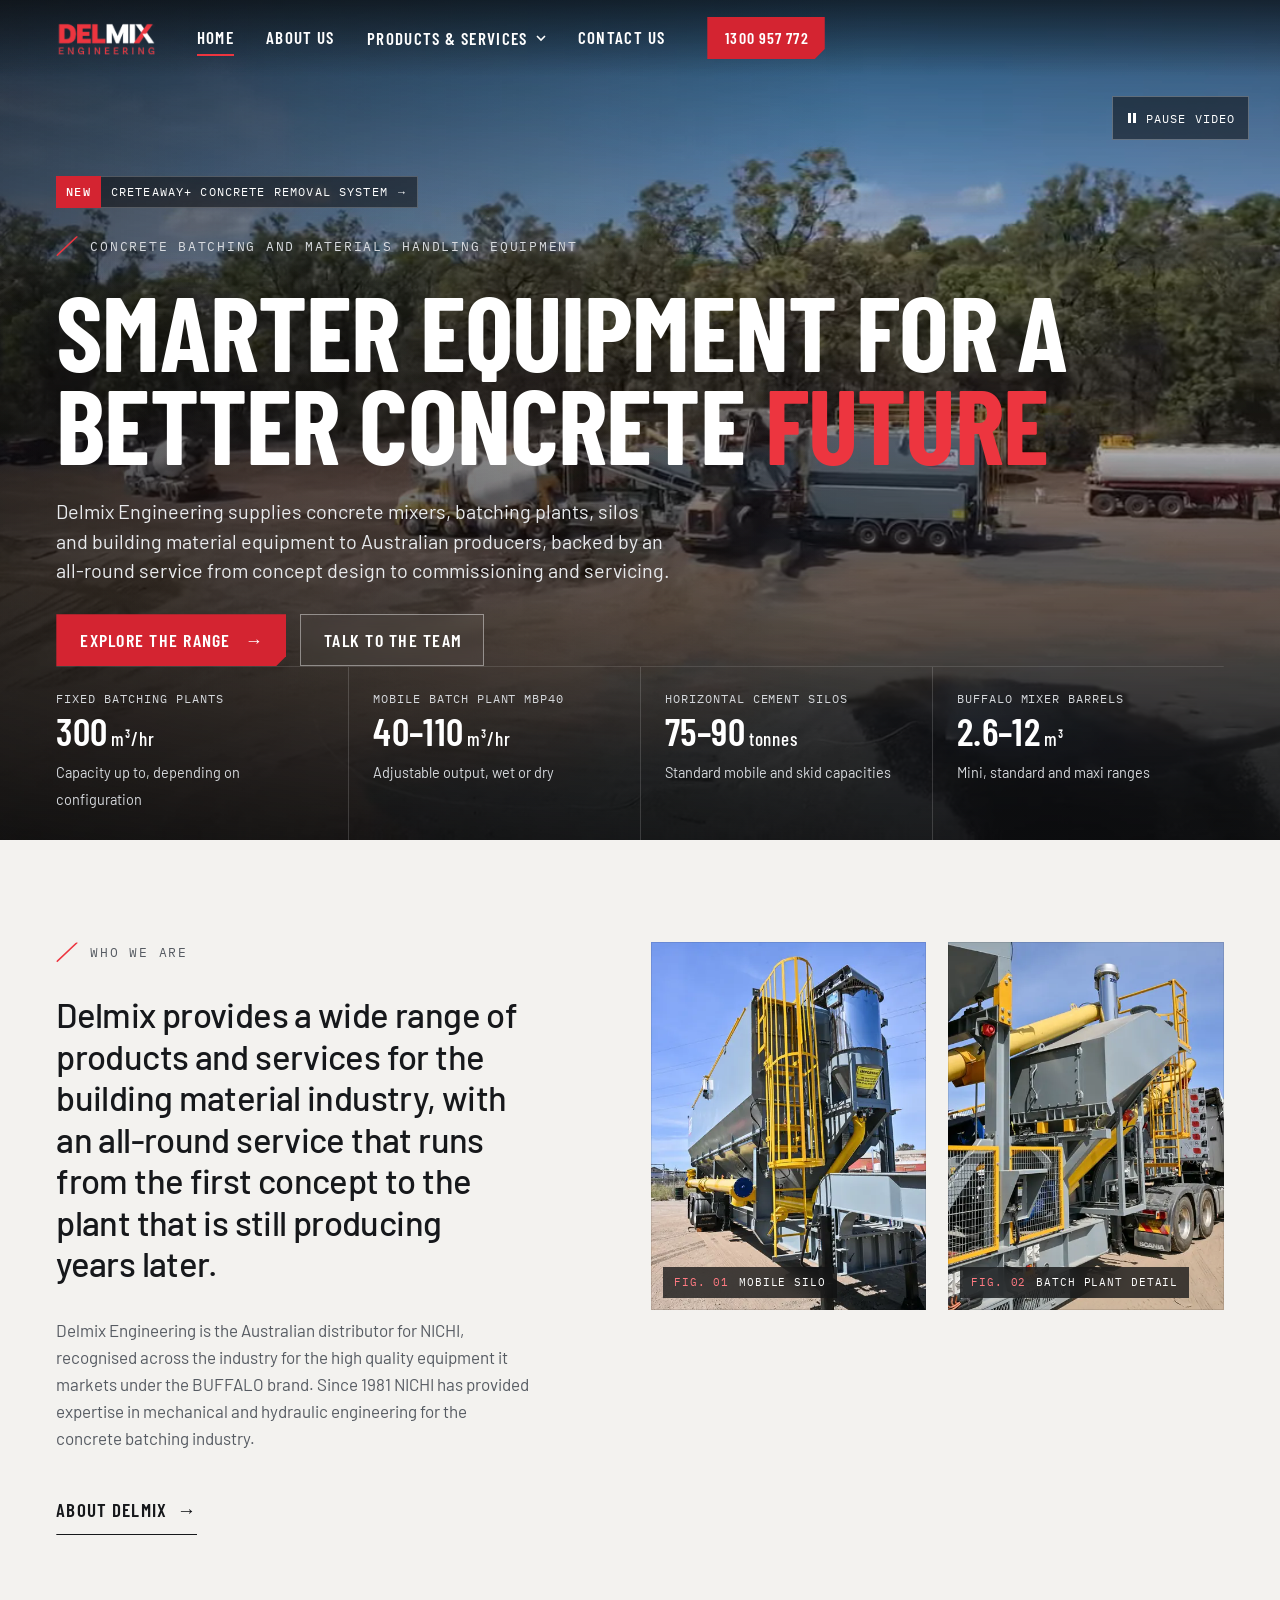
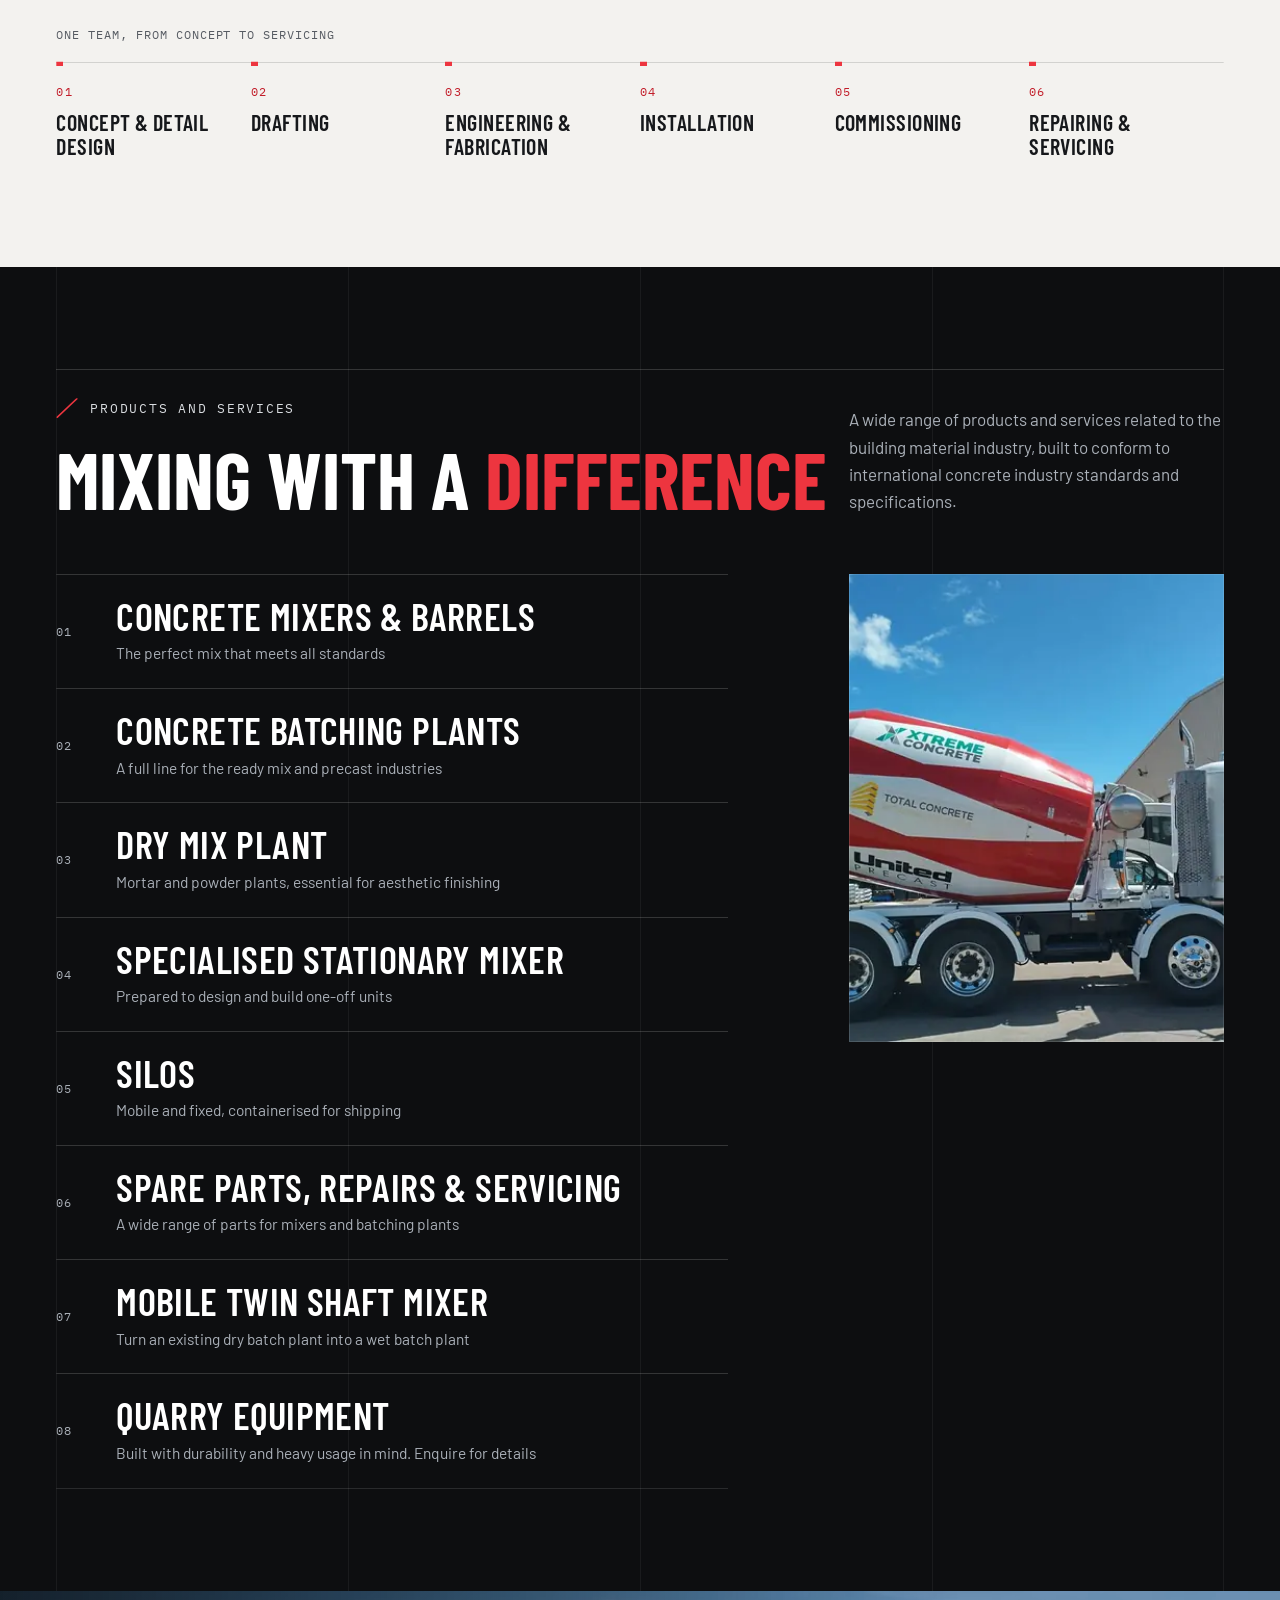
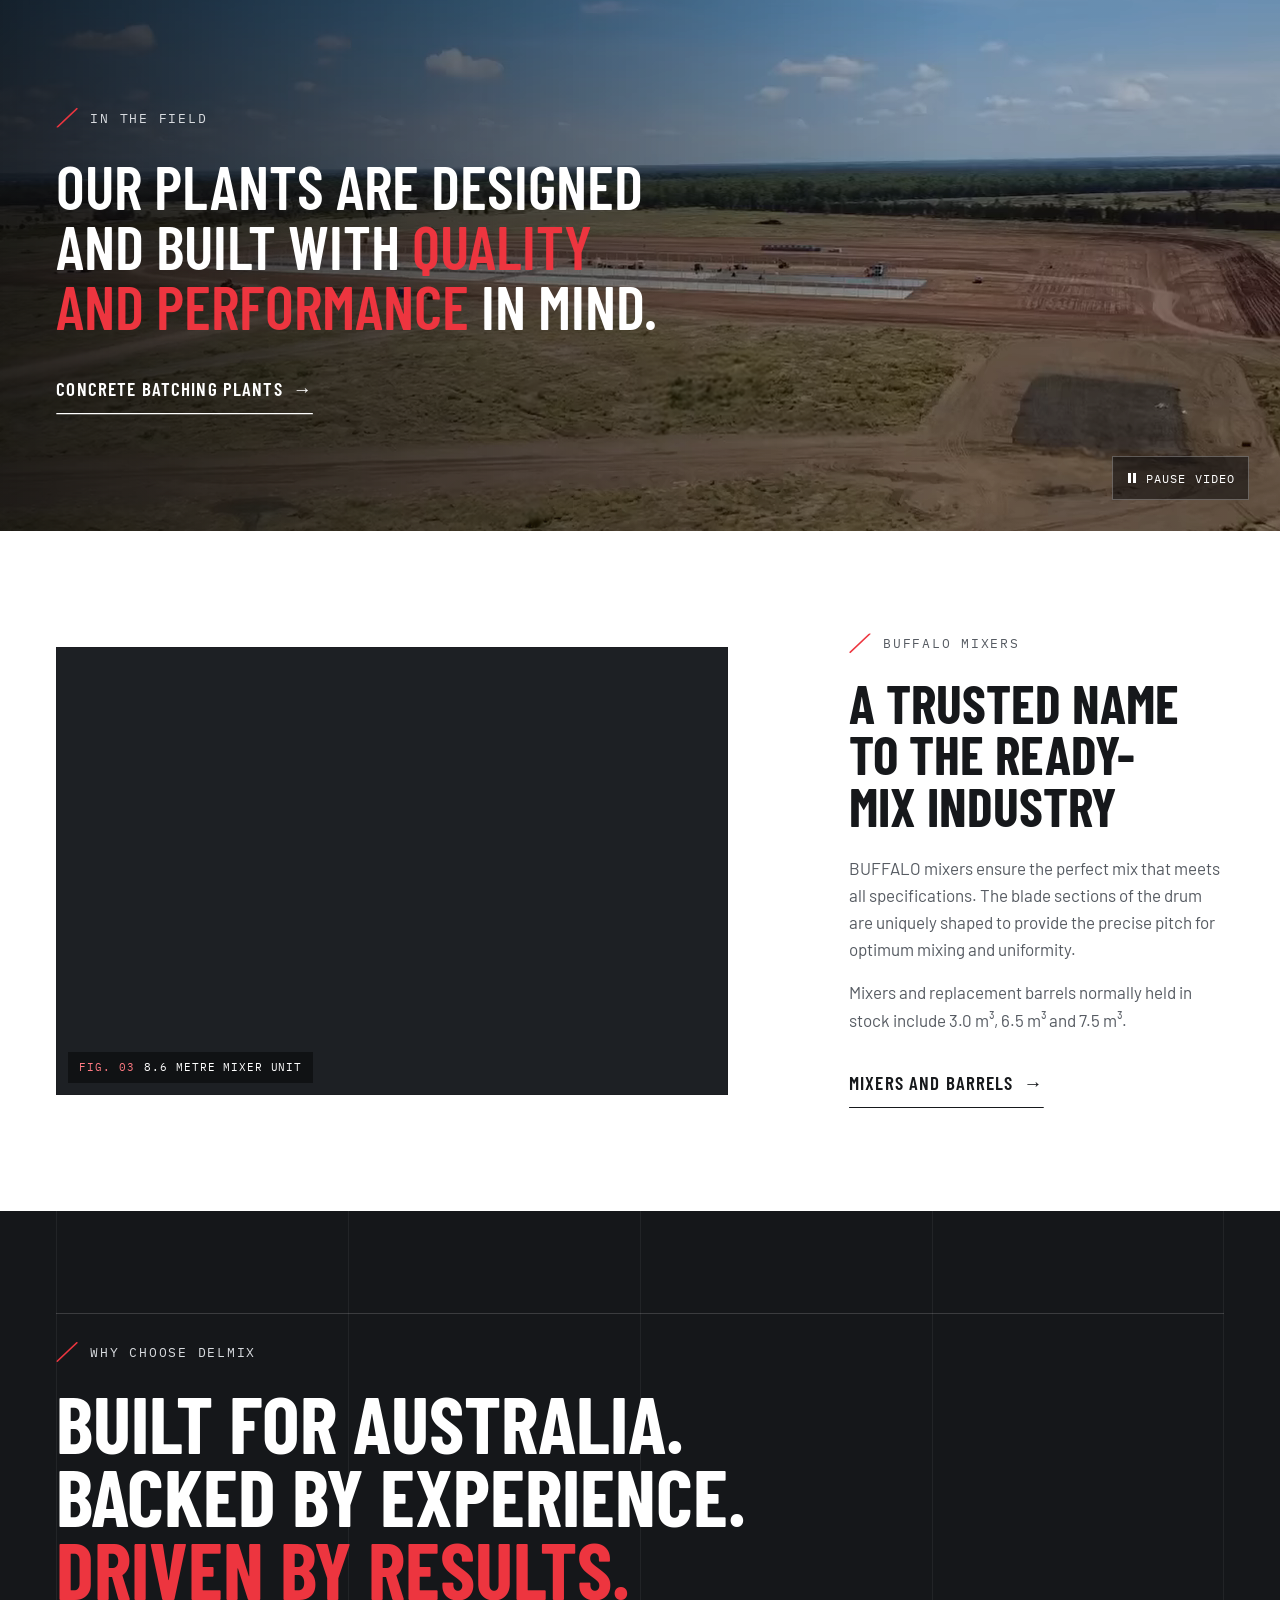
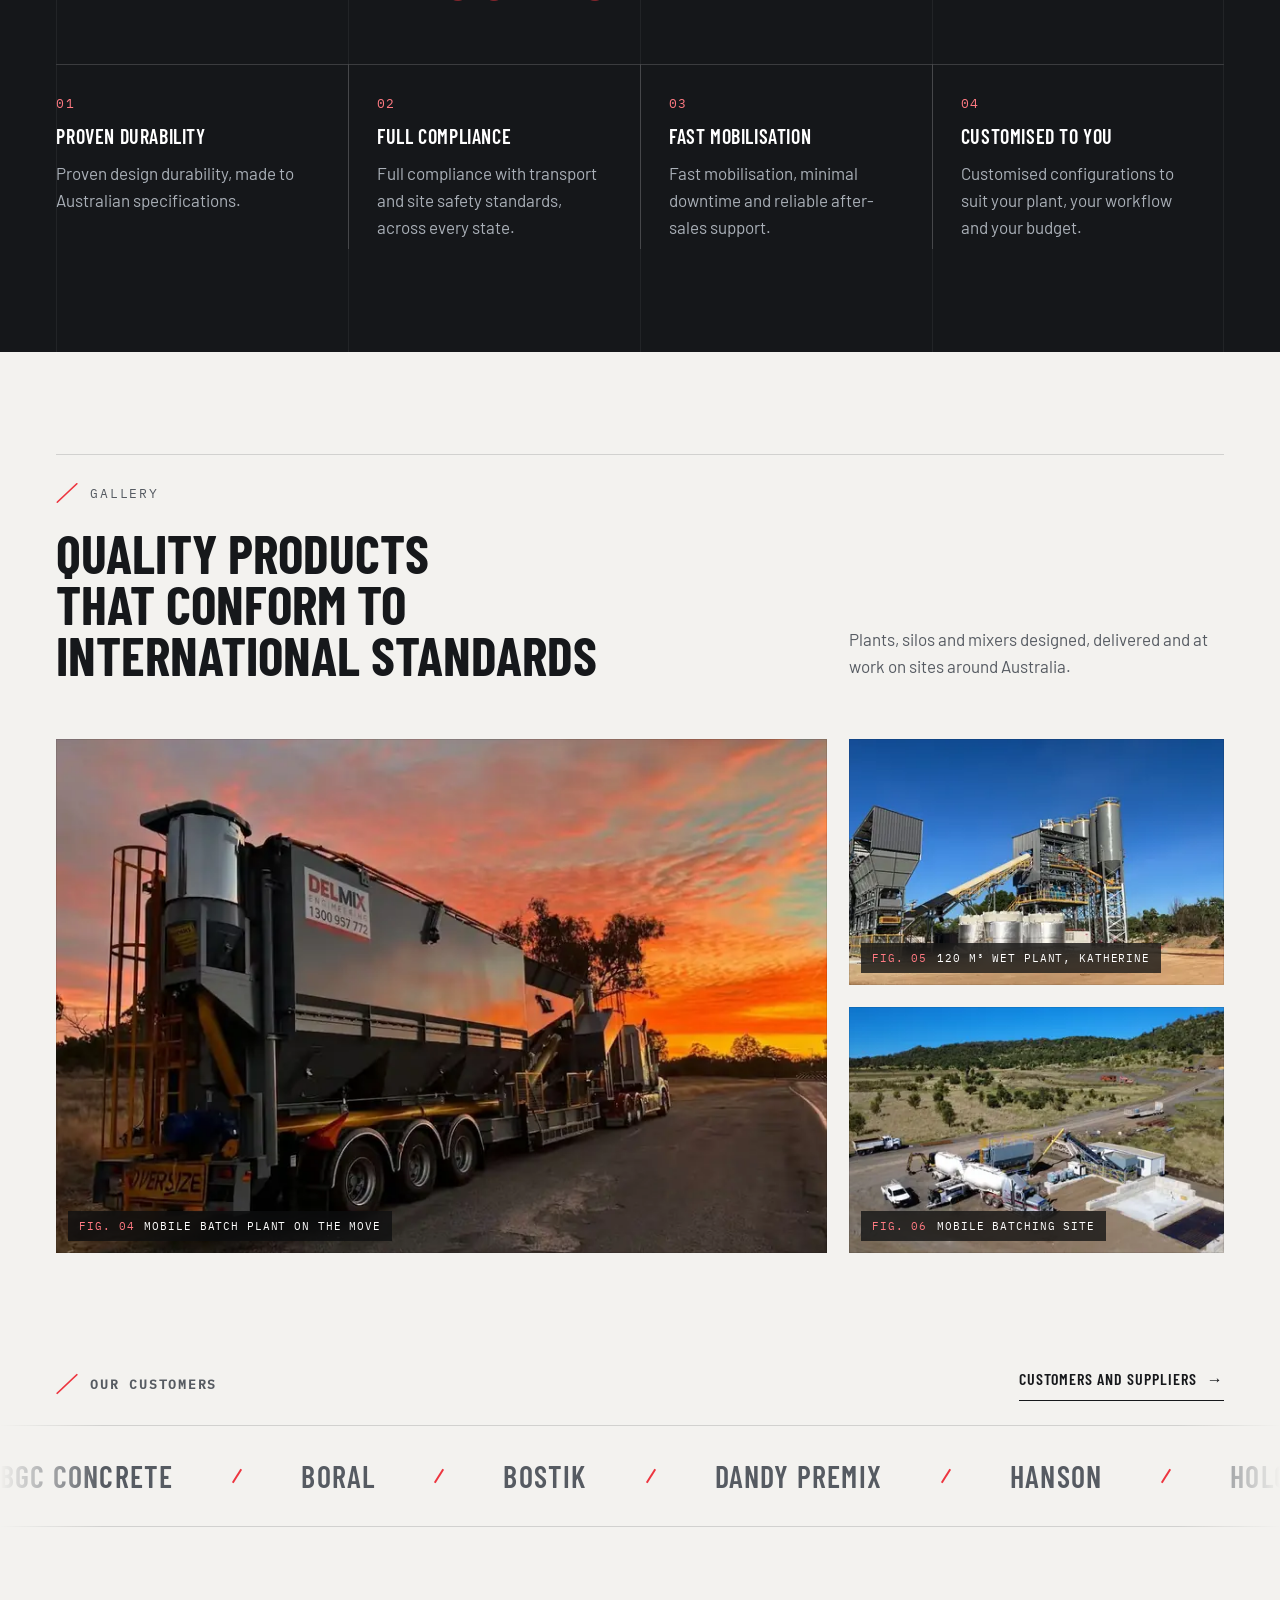
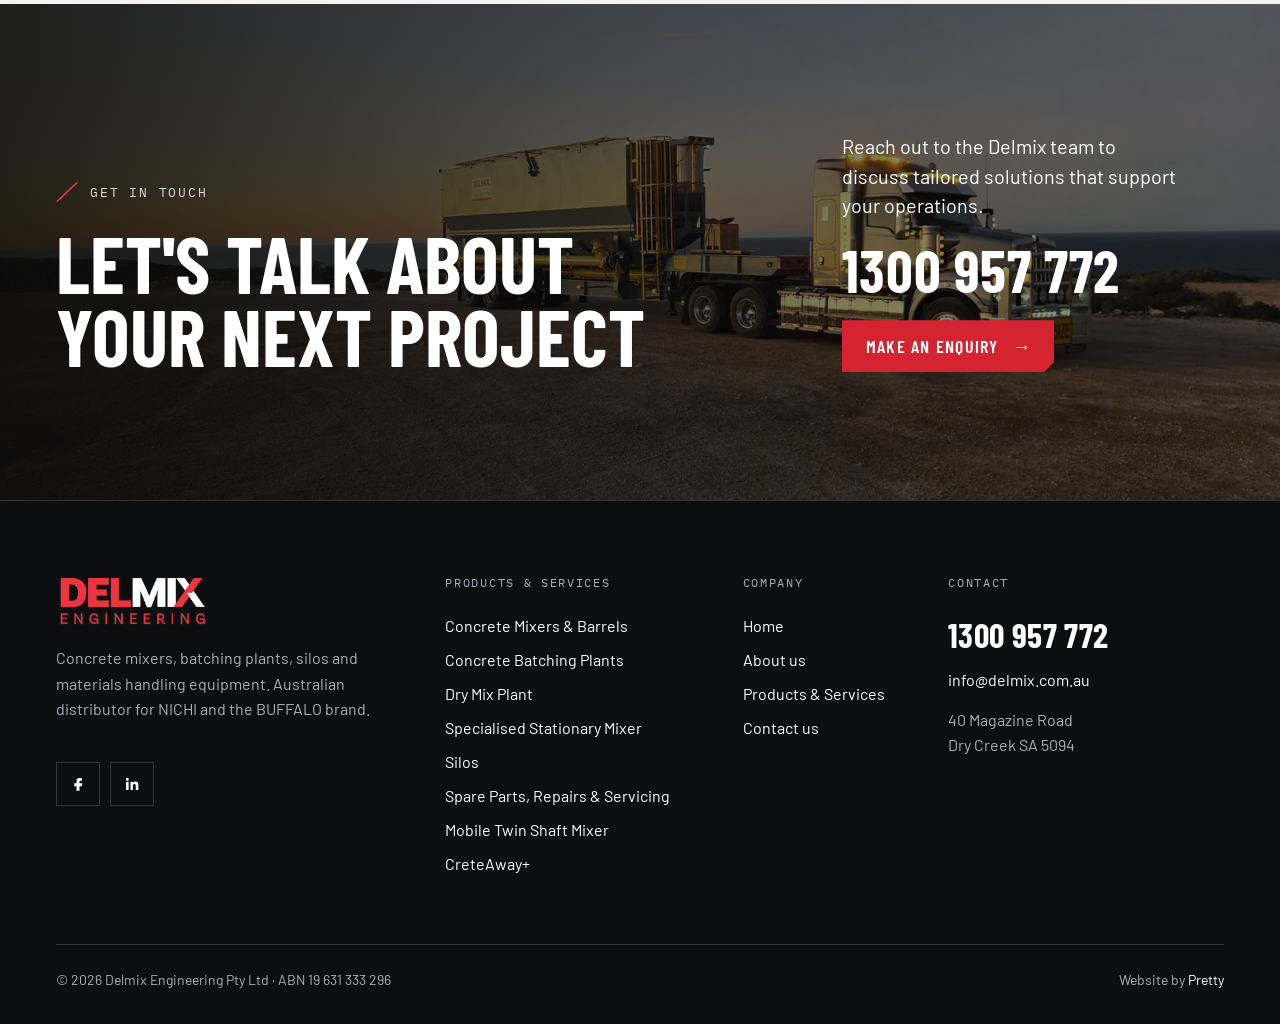
<file: index.html>
<!doctype html>
<html lang="en-AU" class="no-js">
<head>
<meta charset="utf-8">
<meta name="viewport" content="width=device-width, initial-scale=1">
<title>Delmix Engineering | Concrete Mixers, Batching Plants and Silos</title>
<meta name="description" content="Delmix Engineering supplies concrete mixers and barrels, concrete batching plants, dry mix plants, silos, spare parts and servicing to the Australian building materials industry.">
<link rel="canonical" href="https://delmix.com.au/">
<meta name="theme-color" content="#0d0e10">
<meta property="og:type" content="website">
<meta property="og:site_name" content="Delmix Engineering">
<meta property="og:title" content="Delmix Engineering | Concrete Mixers, Batching Plants and Silos">
<meta property="og:description" content="Delmix Engineering supplies concrete mixers and barrels, concrete batching plants, dry mix plants, silos, spare parts and servicing to the Australian building materials industry.">
<meta property="og:url" content="https://delmix.com.au/">
<meta property="og:image" content="https://delmix.com.au/assets/img/og-image.jpg">
<meta property="og:image:width" content="1200">
<meta property="og:image:height" content="630">
<meta property="og:locale" content="en_AU">
<meta name="twitter:card" content="summary_large_image">
<link rel="icon" href="./favicon.ico" sizes="32x32">
<link rel="icon" href="./assets/img/favicon.svg" type="image/svg+xml">
<link rel="apple-touch-icon" href="./assets/img/apple-touch-icon.png">
<link rel="preload" href="./assets/fonts/barlow-condensed-latin-700-normal.woff2" as="font" type="font/woff2" crossorigin>
<link rel="preload" href="./assets/fonts/barlow-latin-400-normal.woff2" as="font" type="font/woff2" crossorigin>
<link rel="stylesheet" href="./assets/css/site.css">
<!-- Google Tag Manager -->
<script>(function(w,d,s,l,i){w[l]=w[l]||[];w[l].push({'gtm.start':new Date().getTime(),event:'gtm.js'});var f=d.getElementsByTagName(s)[0],j=d.createElement(s),dl=l!='dataLayer'?'&l='+l:'';j.async=true;j.src='https://www.googletagmanager.com/gtm.js?id='+i+dl;f.parentNode.insertBefore(j,f);})(window,document,'script','dataLayer','GTM-TG7H7WQ');</script>
<!-- End Google Tag Manager -->
<script src="./assets/js/site.js" defer></script>
<script type="application/ld+json">{"@context": "https://schema.org", "@type": "LocalBusiness", "@id": "https://delmix.com.au/#org", "name": "Delmix Engineering Pty Ltd", "url": "https://delmix.com.au/", "logo": "https://delmix.com.au/assets/img/logo-on-light.png", "image": "https://delmix.com.au/assets/img/og-image.jpg", "telephone": "+61 1300 957 772", "email": "info@delmix.com.au", "address": {"@type": "PostalAddress", "streetAddress": "40 Magazine Road", "addressLocality": "Dry Creek", "addressRegion": "SA", "postalCode": "5094", "addressCountry": "AU"}, "sameAs": ["https://www.facebook.com/Delmixengineering/", "https://www.linkedin.com/company/delmix-engineering"]}</script>
</head>
<body>
<noscript><iframe src="https://www.googletagmanager.com/ns.html?id=GTM-TG7H7WQ" height="0" width="0" style="display:none;visibility:hidden" title="Google Tag Manager"></iframe></noscript>
<div class="page">
<a class="skip" href="#main">Skip to content</a>
<header class="hdr">
<div class="hdr-in">
<a class="logo" href="./" aria-label="Delmix Engineering home"><img src="./assets/img/logo-on-dark-sm.png" srcset="./assets/img/logo-on-dark-sm.png 1x, ./assets/img/logo-on-dark.png 2x" alt="Delmix Engineering" width="110" height="38"></a>
<nav aria-label="Main"><ul class="nav">
<li><a href="./" class="on" aria-current="page">Home</a></li>
<li><a href="./about-us/">About us</a></li>
<li><button type="button" aria-expanded="false" aria-controls="mega">Products &amp; Services <svg class="chev" viewBox="0 0 10 10" fill="none" stroke="currentColor" stroke-width="1.6" aria-hidden="true"><path d="M1 3l4 4 4-4"></path></svg></button>
<div class="mega" id="mega">
<div class="mega-in">
<ul class="mega-list">
<li><a href="./products-and-services/concrete-mixers-and-barrels/"><span class="mono">01</span><b>Concrete Mixers &amp; Barrels</b><small>BUFFALO mixers and replacement barrels, 2.6 to 12 m³</small></a></li>
<li><a href="./products-and-services/concrete-batching-plant/"><span class="mono">02</span><b>Concrete Batching Plants</b><small>Dry, wet and mobile plants for ready mix and precast</small></a></li>
<li><a href="./products-and-services/dry-mix-plant/"><span class="mono">03</span><b>Dry Mix Plant</b><small>Mortar and powder plants, designed to requirement</small></a></li>
<li><a href="./products-and-services/specialised-stationary-mixer/"><span class="mono">04</span><b>Specialised Stationary Mixer</b><small>One-off units for special mixing applications</small></a></li>
<li><a href="./products-and-services/silos/"><span class="mono">05</span><b>Silos</b><small>Mobile, skid and customised horizontal silos</small></a></li>
<li><a href="./products-and-services/spare-parts/"><span class="mono">06</span><b>Spare Parts, Repairs &amp; Servicing</b><small>Parts and service partners across Australia</small></a></li>
<li><a href="./products-and-services/mobile-mixers/"><span class="mono">07</span><b>Mobile Twin Shaft Mixer</b><small>Mobile wet mix: BMTS-2000, 3000 and 4000</small></a></li>
<li><a href="./products-and-services/creteaway-plus/"><span class="mono">08</span><b>CreteAway+ <span class="tag-new">New</span></b><small>Premium concrete removal system</small></a></li>
</ul>
<a class="mega-feat" href="./products-and-services/concrete-batching-plant/"><img src="./assets/img/mbp-rear34-1600.webp" srcset="./assets/img/mbp-rear34-480.webp 480w, ./assets/img/mbp-rear34-800.webp 800w, ./assets/img/mbp-rear34-1200.webp 1200w, ./assets/img/mbp-rear34-1600.webp 1600w, ./assets/img/mbp-rear34-2000.webp 2000w" sizes="380px" width="2000" height="1333" alt="" loading="lazy" decoding="async"><span>Mobile batch plants.<br>Producing in hours.</span></a>
</div>
</div>
</li>
<li><a href="./contact-us/">Contact us</a></li>
</ul></nav>
<a class="btn hdr-call" href="tel:1300957772" aria-label="Call Delmix on 1300 957 772">1300 957 772</a>
<button type="button" class="burger" aria-label="Open menu" aria-expanded="false" aria-controls="mnav"><i></i><i></i><i></i></button>
<div class="hdr-bar" aria-hidden="true"></div>
</div>
<nav class="mnav" id="mnav" aria-label="Main menu">
<a href="./" class="on" aria-current="page">Home</a>
<a href="./about-us/">About us</a>
<button type="button" aria-expanded="false" aria-controls="msub">Products &amp; Services <svg class="chev" viewBox="0 0 10 10" fill="none" stroke="currentColor" stroke-width="1.4" aria-hidden="true"><path d="M1 3l4 4 4-4"></path></svg></button>
<div class="msub" id="msub"><ul>
<li><a href="./products-and-services/concrete-mixers-and-barrels/"><span class="mono">01</span>Concrete Mixers &amp; Barrels</a></li>
<li><a href="./products-and-services/concrete-batching-plant/"><span class="mono">02</span>Concrete Batching Plants</a></li>
<li><a href="./products-and-services/dry-mix-plant/"><span class="mono">03</span>Dry Mix Plant</a></li>
<li><a href="./products-and-services/specialised-stationary-mixer/"><span class="mono">04</span>Specialised Stationary Mixer</a></li>
<li><a href="./products-and-services/silos/"><span class="mono">05</span>Silos</a></li>
<li><a href="./products-and-services/spare-parts/"><span class="mono">06</span>Spare Parts, Repairs &amp; Servicing</a></li>
<li><a href="./products-and-services/mobile-mixers/"><span class="mono">07</span>Mobile Twin Shaft Mixer</a></li>
<li><a href="./products-and-services/creteaway-plus/"><span class="mono">08</span>CreteAway+ <span class="tag-new">New</span></a></li>
</ul></div>
<a href="./contact-us/">Contact us</a>
<div class="mnav-foot">
<a class="tel" href="tel:1300957772">1300 957 772</a>
<a class="btn" href="./contact-us/#enquiry">Make an enquiry <span class="ar" aria-hidden="true">&rarr;</span></a>
</div>
</nav>
</header>

<main id="main">
<section class="hero" aria-label="Introduction">
<video class="bgv" data-bgv preload="none" muted loop playsinline poster="./assets/img/hero-poster.webp" data-mp4="./assets/video/hero-720.mp4" data-mp4-sm="./assets/video/hero-360.mp4" data-webm="./assets/video/hero-720.webm" aria-hidden="true" tabindex="-1"></video>
<div class="shade"></div>
<button type="button" class="mctl" aria-pressed="false"><svg class="i-pause" viewBox="0 0 12 12" aria-hidden="true"><path d="M2 1h3v10H2zM7 1h3v10H7z" fill="currentColor"></path></svg><svg class="i-play" viewBox="0 0 12 12" aria-hidden="true"><path d="M2 1l9 5-9 5z" fill="currentColor"></path></svg><span class="lbl">Pause video</span></button>
<div class="wrap hero-in">
<div class="hero-copy">
<a class="pill" href="./products-and-services/creteaway-plus/"><b>New</b>CreteAway+ concrete removal system <span aria-hidden="true">&rarr;</span></a>
<p class="eyebrow" data-rv>Concrete batching and materials handling equipment</p>
<h1 class="display" data-rv data-d="1">Smarter equipment for a better concrete <span class="red">future</span></h1>
<p class="lead" data-rv data-d="2">Delmix Engineering supplies concrete mixers, batching plants, silos and building material equipment to Australian producers, backed by an all-round service from concept design to commissioning and servicing.</p>
<div class="btns" data-rv data-d="3">
<a class="btn" href="./products-and-services/">Explore the range <span class="ar" aria-hidden="true">&rarr;</span></a>
<a class="btn btn--ghost" href="./contact-us/#enquiry">Talk to the team</a>
</div>
</div>
<dl class="facts" data-rv data-d="3">
<div class="fact"><dt class="mono" style="color: #d5d8dc">Fixed batching plants</dt><dd><b>300<small>m³/hr</small></b></dd><dd><span>Capacity up to, depending on configuration</span></dd></div>
<div class="fact"><dt class="mono" style="color: #d5d8dc">Mobile batch plant MBP40</dt><dd><b>40&ndash;110<small>m³/hr</small></b></dd><dd><span>Adjustable output, wet or dry</span></dd></div>
<div class="fact"><dt class="mono" style="color: #d5d8dc">Horizontal cement silos</dt><dd><b>75&ndash;90<small>tonnes</small></b></dd><dd><span>Standard mobile and skid capacities</span></dd></div>
<div class="fact"><dt class="mono" style="color: #d5d8dc">BUFFALO mixer barrels</dt><dd><b>2.6&ndash;12<small>m³</small></b></dd><dd><span>Mini, standard and maxi ranges</span></dd></div>
</dl>
</div>
</section>

<section class="sec paper" aria-labelledby="h-intro">
<div class="wrap split split--top">
<div class="c5 stack g32">
<p class="eyebrow" data-rv>Who we are</p>
<h2 class="statement" id="h-intro" data-rv>Delmix provides a wide range of products and services for the building material industry, with an all-round service that runs from the first concept to the plant that is still producing years later.</h2>
<div class="prose muted" data-rv>
<p>Delmix Engineering is the Australian distributor for NICHI, recognised across the industry for the high quality equipment it markets under the BUFFALO brand. Since 1981 NICHI has provided expertise in mechanical and hydraulic engineering for the concrete batching industry.</p>
</div>
<a class="tlink" href="./about-us/" data-rv style="align-self: flex-start">About Delmix <span aria-hidden="true">&rarr;</span></a>
</div>
<div class="c6 s7 comp comp-dip">
<figure class="fig"><img src="./assets/img/silo-ladder-portrait-1333.webp" srcset="./assets/img/silo-ladder-portrait-480.webp 480w, ./assets/img/silo-ladder-portrait-800.webp 800w, ./assets/img/silo-ladder-portrait-1200.webp 1200w, ./assets/img/silo-ladder-portrait-1333.webp 1333w" sizes="(max-width: 960px) 50vw, 32vw" width="1333" height="2000" alt="Caged access ladder and dust collector on a Delmix mobile silo" loading="lazy" decoding="async"><figcaption>Mobile silo</figcaption></figure>
<figure class="fig"><img src="./assets/img/mbp-detail-portrait-1333.webp" srcset="./assets/img/mbp-detail-portrait-480.webp 480w, ./assets/img/mbp-detail-portrait-800.webp 800w, ./assets/img/mbp-detail-portrait-1200.webp 1200w, ./assets/img/mbp-detail-portrait-1333.webp 1333w" sizes="(max-width: 960px) 50vw, 32vw" width="1333" height="2000" alt="Screw conveyors, dust collector and guarding on a Delmix mobile batch plant" loading="lazy" decoding="async"><figcaption>Batch plant detail</figcaption></figure>
</div>
</div>
<div class="wrap" style="margin-top: clamp(56px,7vw,104px)">
<p class="mono muted" style="margin-bottom: 18px" data-rv>One team, from concept to servicing</p>
<ol class="steps" data-rv>
<li>Concept &amp; detail design</li><li>Drafting</li><li>Engineering &amp; fabrication</li><li>Installation</li><li>Commissioning</li><li>Repairing &amp; servicing</li>
</ol>
</div>
</section>

<section class="sec dark" aria-labelledby="h-range">
<div class="wrap">
<div class="sechead">
<div class="c8 stack g24"><p class="eyebrow" data-rv>Products and services</p><h2 class="h1" id="h-range" data-rv>Mixing with a <span class="red">difference</span></h2></div>
<p class="c4 muted" data-rv>A wide range of products and services related to the building material industry, built to conform to international concrete industry standards and specifications.</p>
</div>
<div class="explorer">
<ul class="xlist" data-rv>
<li><a class="xrow" href="./products-and-services/concrete-mixers-and-barrels/"><span class="mono">01</span><span><b>Concrete Mixers &amp; Barrels</b><small>The perfect mix that meets all standards</small></span><span class="ar" aria-hidden="true">&rarr;</span></a></li>
<li><a class="xrow" href="./products-and-services/concrete-batching-plant/"><span class="mono">02</span><span><b>Concrete Batching Plants</b><small>A full line for the ready mix and precast industries</small></span><span class="ar" aria-hidden="true">&rarr;</span></a></li>
<li><a class="xrow" href="./products-and-services/dry-mix-plant/"><span class="mono">03</span><span><b>Dry Mix Plant</b><small>Mortar and powder plants, essential for aesthetic finishing</small></span><span class="ar" aria-hidden="true">&rarr;</span></a></li>
<li><a class="xrow" href="./products-and-services/specialised-stationary-mixer/"><span class="mono">04</span><span><b>Specialised Stationary Mixer</b><small>Prepared to design and build one-off units</small></span><span class="ar" aria-hidden="true">&rarr;</span></a></li>
<li><a class="xrow" href="./products-and-services/silos/"><span class="mono">05</span><span><b>Silos</b><small>Mobile and fixed, containerised for shipping</small></span><span class="ar" aria-hidden="true">&rarr;</span></a></li>
<li><a class="xrow" href="./products-and-services/spare-parts/"><span class="mono">06</span><span><b>Spare Parts, Repairs &amp; Servicing</b><small>A wide range of parts for mixers and batching plants</small></span><span class="ar" aria-hidden="true">&rarr;</span></a></li>
<li><a class="xrow" href="./products-and-services/mobile-mixers/"><span class="mono">07</span><span><b>Mobile Twin Shaft Mixer</b><small>Turn an existing dry batch plant into a wet batch plant</small></span><span class="ar" aria-hidden="true">&rarr;</span></a></li>
<li><a class="xrow" href="./contact-us/"><span class="mono">08</span><span><b>Quarry Equipment</b><small>Built with durability and heavy usage in mind. Enquire for details</small></span><span class="ar" aria-hidden="true">&rarr;</span></a></li>
</ul>
<div class="xpics" aria-hidden="true">
<img src="./assets/img/mixer-8-6m-1600.webp" srcset="./assets/img/mixer-8-6m-480.webp 480w, ./assets/img/mixer-8-6m-800.webp 800w, ./assets/img/mixer-8-6m-1200.webp 1200w, ./assets/img/mixer-8-6m-1600.webp 1600w" sizes="(max-width: 960px) 1px, 30vw" width="1600" height="900" alt="" loading="lazy" decoding="async"><img src="./assets/img/katherine-wet-plant-1600.webp" srcset="./assets/img/katherine-wet-plant-480.webp 480w, ./assets/img/katherine-wet-plant-800.webp 800w, ./assets/img/katherine-wet-plant-1200.webp 1200w, ./assets/img/katherine-wet-plant-1600.webp 1600w" sizes="(max-width: 960px) 1px, 30vw" width="1600" height="900" alt="" loading="lazy" decoding="async"><img src="./assets/img/debagging-unit-1600.webp" srcset="./assets/img/debagging-unit-480.webp 480w, ./assets/img/debagging-unit-800.webp 800w, ./assets/img/debagging-unit-1200.webp 1200w, ./assets/img/debagging-unit-1600.webp 1600w, ./assets/img/debagging-unit-2000.webp 2000w" sizes="(max-width: 960px) 1px, 30vw" width="2000" height="1333" alt="" loading="lazy" decoding="async"><img src="./assets/img/mixer-7-5m-1600.webp" srcset="./assets/img/mixer-7-5m-480.webp 480w, ./assets/img/mixer-7-5m-800.webp 800w, ./assets/img/mixer-7-5m-1200.webp 1200w, ./assets/img/mixer-7-5m-1600.webp 1600w, ./assets/img/mixer-7-5m-2000.webp 2000w" sizes="(max-width: 960px) 1px, 30vw" width="2000" height="1500" alt="" loading="lazy" decoding="async"><img src="./assets/img/skid-silo-34-1600.webp" srcset="./assets/img/skid-silo-34-480.webp 480w, ./assets/img/skid-silo-34-800.webp 800w, ./assets/img/skid-silo-34-1200.webp 1200w, ./assets/img/skid-silo-34-1600.webp 1600w, ./assets/img/skid-silo-34-2000.webp 2000w" sizes="(max-width: 960px) 1px, 30vw" width="2000" height="1333" alt="" loading="lazy" decoding="async"><img src="./assets/img/mbp-electrics-1600.webp" srcset="./assets/img/mbp-electrics-480.webp 480w, ./assets/img/mbp-electrics-800.webp 800w, ./assets/img/mbp-electrics-1200.webp 1200w, ./assets/img/mbp-electrics-1600.webp 1600w, ./assets/img/mbp-electrics-2000.webp 2000w" sizes="(max-width: 960px) 1px, 30vw" width="2000" height="1333" alt="" loading="lazy" decoding="async"><img src="./assets/img/mbp-onsite-1385.webp" srcset="./assets/img/mbp-onsite-480.webp 480w, ./assets/img/mbp-onsite-800.webp 800w, ./assets/img/mbp-onsite-1200.webp 1200w, ./assets/img/mbp-onsite-1385.webp 1385w" sizes="(max-width: 960px) 1px, 30vw" width="1385" height="767" alt="" loading="lazy" decoding="async"><img src="./assets/img/conveyor-low-1600.webp" srcset="./assets/img/conveyor-low-480.webp 480w, ./assets/img/conveyor-low-800.webp 800w, ./assets/img/conveyor-low-1200.webp 1200w, ./assets/img/conveyor-low-1600.webp 1600w, ./assets/img/conveyor-low-2000.webp 2000w" sizes="(max-width: 960px) 1px, 30vw" width="2000" height="1333" alt="" loading="lazy" decoding="async">
</div>
</div>
</div>
</section>

<section class="band" aria-label="Built for quality and performance">
<video class="bgv" data-bgv preload="none" muted loop playsinline poster="./assets/img/field-poster.webp" data-mp4="./assets/video/field-720.mp4" data-mp4-sm="./assets/video/field-360.mp4" data-webm="./assets/video/field-720.webm" aria-hidden="true" tabindex="-1"></video>
<div class="shade"></div>
<button type="button" class="mctl" aria-pressed="false"><svg class="i-pause" viewBox="0 0 12 12" aria-hidden="true"><path d="M2 1h3v10H2zM7 1h3v10H7z" fill="currentColor"></path></svg><svg class="i-play" viewBox="0 0 12 12" aria-hidden="true"><path d="M2 1l9 5-9 5z" fill="currentColor"></path></svg><span class="lbl">Pause video</span></button>
<div class="wrap"><div class="band-in">
<p class="eyebrow" data-rv>In the field</p>
<p class="quote" data-rv>Our plants are designed and built with <span class="red">quality and performance</span> in mind.</p>
<a class="tlink" href="./products-and-services/concrete-batching-plant/" data-rv style="align-self: flex-start">Concrete batching plants <span aria-hidden="true">&rarr;</span></a>
</div></div>
</section>

<section class="sec white" aria-labelledby="h-buffalo">
<div class="wrap split">
<figure class="fig r32 c7"><img src="./assets/img/mixer-8-6m-1600.webp" srcset="./assets/img/mixer-8-6m-480.webp 480w, ./assets/img/mixer-8-6m-800.webp 800w, ./assets/img/mixer-8-6m-1200.webp 1200w, ./assets/img/mixer-8-6m-1600.webp 1600w" sizes="(max-width: 960px) 100vw, 58vw" width="1600" height="900" alt="Red and white striped concrete mixer barrel fitted to an eight-wheel truck outside the workshop" loading="lazy" decoding="async"><figcaption>8.6 metre mixer unit</figcaption></figure>
<div class="c4 s9 stack g24">
<p class="eyebrow" data-rv>BUFFALO mixers</p>
<h2 class="h2" id="h-buffalo" data-rv>A trusted name to the ready-mix industry</h2>
<div class="prose muted" data-rv>
<p>BUFFALO mixers ensure the perfect mix that meets all specifications. The blade sections of the drum are uniquely shaped to provide the precise pitch for optimum mixing and uniformity.</p>
<p>Mixers and replacement barrels normally held in stock include 3.0 m³, 6.5 m³ and 7.5 m³.</p>
</div>
<a class="tlink" href="./products-and-services/concrete-mixers-and-barrels/" data-rv style="align-self: flex-start">Mixers and barrels <span aria-hidden="true">&rarr;</span></a>
</div>
</div>
</section>

<section class="sec dark2" aria-labelledby="h-why">
<div class="wrap">
<div class="sechead">
<div class="c9 stack g24"><p class="eyebrow" data-rv>Why choose Delmix</p><h2 class="h1" id="h-why" data-rv>Built for Australia. Backed by experience. <span class="red">Driven by results.</span></h2></div>
</div>
<div class="cols4" data-rv>
<div><span class="num">01</span><h3 class="h4">Proven durability</h3><p class="muted">Proven design durability, made to Australian specifications.</p></div>
<div><span class="num">02</span><h3 class="h4">Full compliance</h3><p class="muted">Full compliance with transport and site safety standards, across every state.</p></div>
<div><span class="num">03</span><h3 class="h4">Fast mobilisation</h3><p class="muted">Fast mobilisation, minimal downtime and reliable after-sales support.</p></div>
<div><span class="num">04</span><h3 class="h4">Customised to you</h3><p class="muted">Customised configurations to suit your plant, your workflow and your budget.</p></div>
</div>
</div>
</section>

<section class="sec paper" aria-labelledby="h-gallery">
<div class="wrap">
<div class="sechead">
<div class="c7 stack g24"><p class="eyebrow" data-rv>Gallery</p><h2 class="h2" id="h-gallery" data-rv>Quality products that conform to international standards</h2></div>
<p class="c4 s9 muted" data-rv>Plants, silos and mixers designed, delivered and at work on sites around Australia.</p>
</div>
<div class="comp comp-a">
<figure class="fig"><img src="./assets/img/mbp-sunset-1195.webp" srcset="./assets/img/mbp-sunset-480.webp 480w, ./assets/img/mbp-sunset-800.webp 800w, ./assets/img/mbp-sunset-1195.webp 1195w" sizes="(max-width: 640px) 100vw, 62vw" width="1195" height="806" alt="Delmix mobile batch plant on a remote road at sunset" loading="lazy" decoding="async"><figcaption>Mobile batch plant on the move</figcaption></figure>
<figure class="fig"><img src="./assets/img/katherine-wet-plant-1600.webp" srcset="./assets/img/katherine-wet-plant-480.webp 480w, ./assets/img/katherine-wet-plant-800.webp 800w, ./assets/img/katherine-wet-plant-1200.webp 1200w, ./assets/img/katherine-wet-plant-1600.webp 1600w" sizes="(max-width: 640px) 50vw, 30vw" width="1600" height="900" alt="Wet concrete batching plant with silos and inclined conveyor in Katherine" loading="lazy" decoding="async"><figcaption>120 m³ wet plant, Katherine</figcaption></figure>
<figure class="fig"><img src="./assets/img/aerial-site-1600.webp" srcset="./assets/img/aerial-site-480.webp 480w, ./assets/img/aerial-site-800.webp 800w, ./assets/img/aerial-site-1200.webp 1200w, ./assets/img/aerial-site-1600.webp 1600w, ./assets/img/aerial-site-2000.webp 2000w" sizes="(max-width: 640px) 50vw, 30vw" width="2000" height="1125" alt="Aerial view of a mobile batching site with silo trailers, cement tankers and mixers" loading="lazy" decoding="async"><figcaption>Mobile batching site</figcaption></figure>
</div>
</div>
</section>

<section class="sec--tight paper marq-wrap" aria-labelledby="h-cust" style="padding-top: 0">
<div class="wrap" style="display: flex; flex-wrap: wrap; align-items: baseline; justify-content: space-between; gap: 12px 32px; margin-bottom: 24px">
<h2 class="eyebrow" id="h-cust">Our customers</h2>
<div style="display: flex; flex-wrap: wrap; gap: 12px 24px; align-items: center">
<a class="tlink" href="./about-us/" style="font-size: 16px">Customers and suppliers <span aria-hidden="true">&rarr;</span></a>
</div>
</div>
<div class="marq" tabindex="0" aria-label="Customer names, scrolling">
<ul>
<li>BGC Concrete</li><li>Boral</li><li>Bostik</li><li>Dandy Premix</li><li>Hanson</li><li>Holcim</li><li>Jacon</li><li>Lafarge</li><li>Mapei</li><li>MCS</li><li>Metromix</li><li>Midway</li><li>Parex Group</li><li>Piave</li><li>Pronto</li><li>Tasek Corporation</li><li>VicMix</li>
<li aria-hidden="true">BGC Concrete</li><li aria-hidden="true">Boral</li><li aria-hidden="true">Bostik</li><li aria-hidden="true">Dandy Premix</li><li aria-hidden="true">Hanson</li><li aria-hidden="true">Holcim</li><li aria-hidden="true">Jacon</li><li aria-hidden="true">Lafarge</li><li aria-hidden="true">Mapei</li><li aria-hidden="true">MCS</li><li aria-hidden="true">Metromix</li><li aria-hidden="true">Midway</li><li aria-hidden="true">Parex Group</li><li aria-hidden="true">Piave</li><li aria-hidden="true">Pronto</li><li aria-hidden="true">Tasek Corporation</li><li aria-hidden="true">VicMix</li>
</ul>
</div>
</section>

<section class="cta" aria-labelledby="h-cta">
<img class="bgi" src="./assets/img/sunset-silo-roadtrain-1600.webp" srcset="./assets/img/sunset-silo-roadtrain-480.webp 480w, ./assets/img/sunset-silo-roadtrain-800.webp 800w, ./assets/img/sunset-silo-roadtrain-1200.webp 1200w, ./assets/img/sunset-silo-roadtrain-1600.webp 1600w, ./assets/img/sunset-silo-roadtrain-2000.webp 2000w" sizes="100vw" width="2000" height="1500" alt="" loading="lazy" decoding="async">
<div class="shade"></div>
<div class="wrap cta-in">
<div class="stack g24"><p class="eyebrow" data-rv>Get in touch</p><h2 class="h1" id="h-cta" data-rv>Let's talk about your next project</h2></div>
<div class="cta-side" data-rv data-d="1">
<p class="lead">Reach out to the Delmix team to discuss tailored solutions that support your operations.</p>
<a class="tel" href="tel:1300957772">1300 957 772</a>
<a class="btn" href="./contact-us/#enquiry">Make an enquiry <span class="ar" aria-hidden="true">&rarr;</span></a>
</div>
</div>
</section>

</main>
<footer class="ftr">
<div class="ftr-in">
<div class="ftr-top">
<div style="display: flex; flex-direction: column; gap: 20px; max-width: 360px">
<a class="ftr-logo" href="./" aria-label="Delmix Engineering home"><img src="./assets/img/logo-on-dark-sm.png" srcset="./assets/img/logo-on-dark-sm.png 1x, ./assets/img/logo-on-dark.png 2x" alt="Delmix Engineering" width="150" height="52" loading="lazy"></a>
<p style="color: #aab0b8">Concrete mixers, batching plants, silos and materials handling equipment. Australian distributor for NICHI and the BUFFALO brand.</p>
<div class="soc">
<a href="https://www.facebook.com/Delmixengineering/" aria-label="Delmix Engineering on Facebook"><svg viewBox="0 0 24 24" fill="currentColor" aria-hidden="true"><path d="M14 8h3V4h-3a4 4 0 00-4 4v3H7v4h3v6h4v-6h3l1-4h-4V8z"></path></svg></a>
<a href="https://www.linkedin.com/company/delmix-engineering" aria-label="Delmix Engineering on LinkedIn"><svg viewBox="0 0 24 24" fill="currentColor" aria-hidden="true"><path d="M4 9h3.500v11H4zM5.750 3.500a2 2 0 110 4 2 2 0 010-4zM10 9h3.300v1.500c.600-1 1.800-1.800 3.500-1.800 3 0 3.700 2 3.700 4.700V20H17v-5.800c0-1.400-.500-2.300-1.800-2.300-1.400 0-2 1-2 2.400V20H10z"></path></svg></a>
</div>
</div>
<nav aria-label="Products and services">
<h2>Products &amp; services</h2>
<ul>
<li><a href="./products-and-services/concrete-mixers-and-barrels/">Concrete Mixers &amp; Barrels</a></li>
<li><a href="./products-and-services/concrete-batching-plant/">Concrete Batching Plants</a></li>
<li><a href="./products-and-services/dry-mix-plant/">Dry Mix Plant</a></li>
<li><a href="./products-and-services/specialised-stationary-mixer/">Specialised Stationary Mixer</a></li>
<li><a href="./products-and-services/silos/">Silos</a></li>
<li><a href="./products-and-services/spare-parts/">Spare Parts, Repairs &amp; Servicing</a></li>
<li><a href="./products-and-services/mobile-mixers/">Mobile Twin Shaft Mixer</a></li>
<li><a href="./products-and-services/creteaway-plus/">CreteAway+</a></li>
</ul>
</nav>
<nav aria-label="Company">
<h2>Company</h2>
<ul>
<li><a href="./">Home</a></li>
<li><a href="./about-us/">About us</a></li>
<li><a href="./products-and-services/">Products &amp; Services</a></li>
<li><a href="./contact-us/">Contact us</a></li>
</ul>
</nav>
<div>
<h2>Contact</h2>
<ul>
<li><a href="tel:1300957772" style="font-family: var(--disp); font-weight: 700; font-size: 34px; letter-spacing: .01em; min-height: 48px">1300 957 772</a></li>
<li><a href="mailto:info@delmix.com.au">info@delmix.com.au</a></li>
<li style="color: #aab0b8; margin-top: 10px">40 Magazine Road<br>Dry Creek SA 5094</li>
</ul>
</div>
</div>
<div class="ftr-bot">
<span>&copy; <span data-year>2026</span> Delmix Engineering Pty Ltd &middot; ABN 19 631 333 296</span>
<span>Website by <a href="https://pretty.com.au">Pretty</a></span>
</div>
</div>
</footer>

</div>
</body>
</html>
</file>
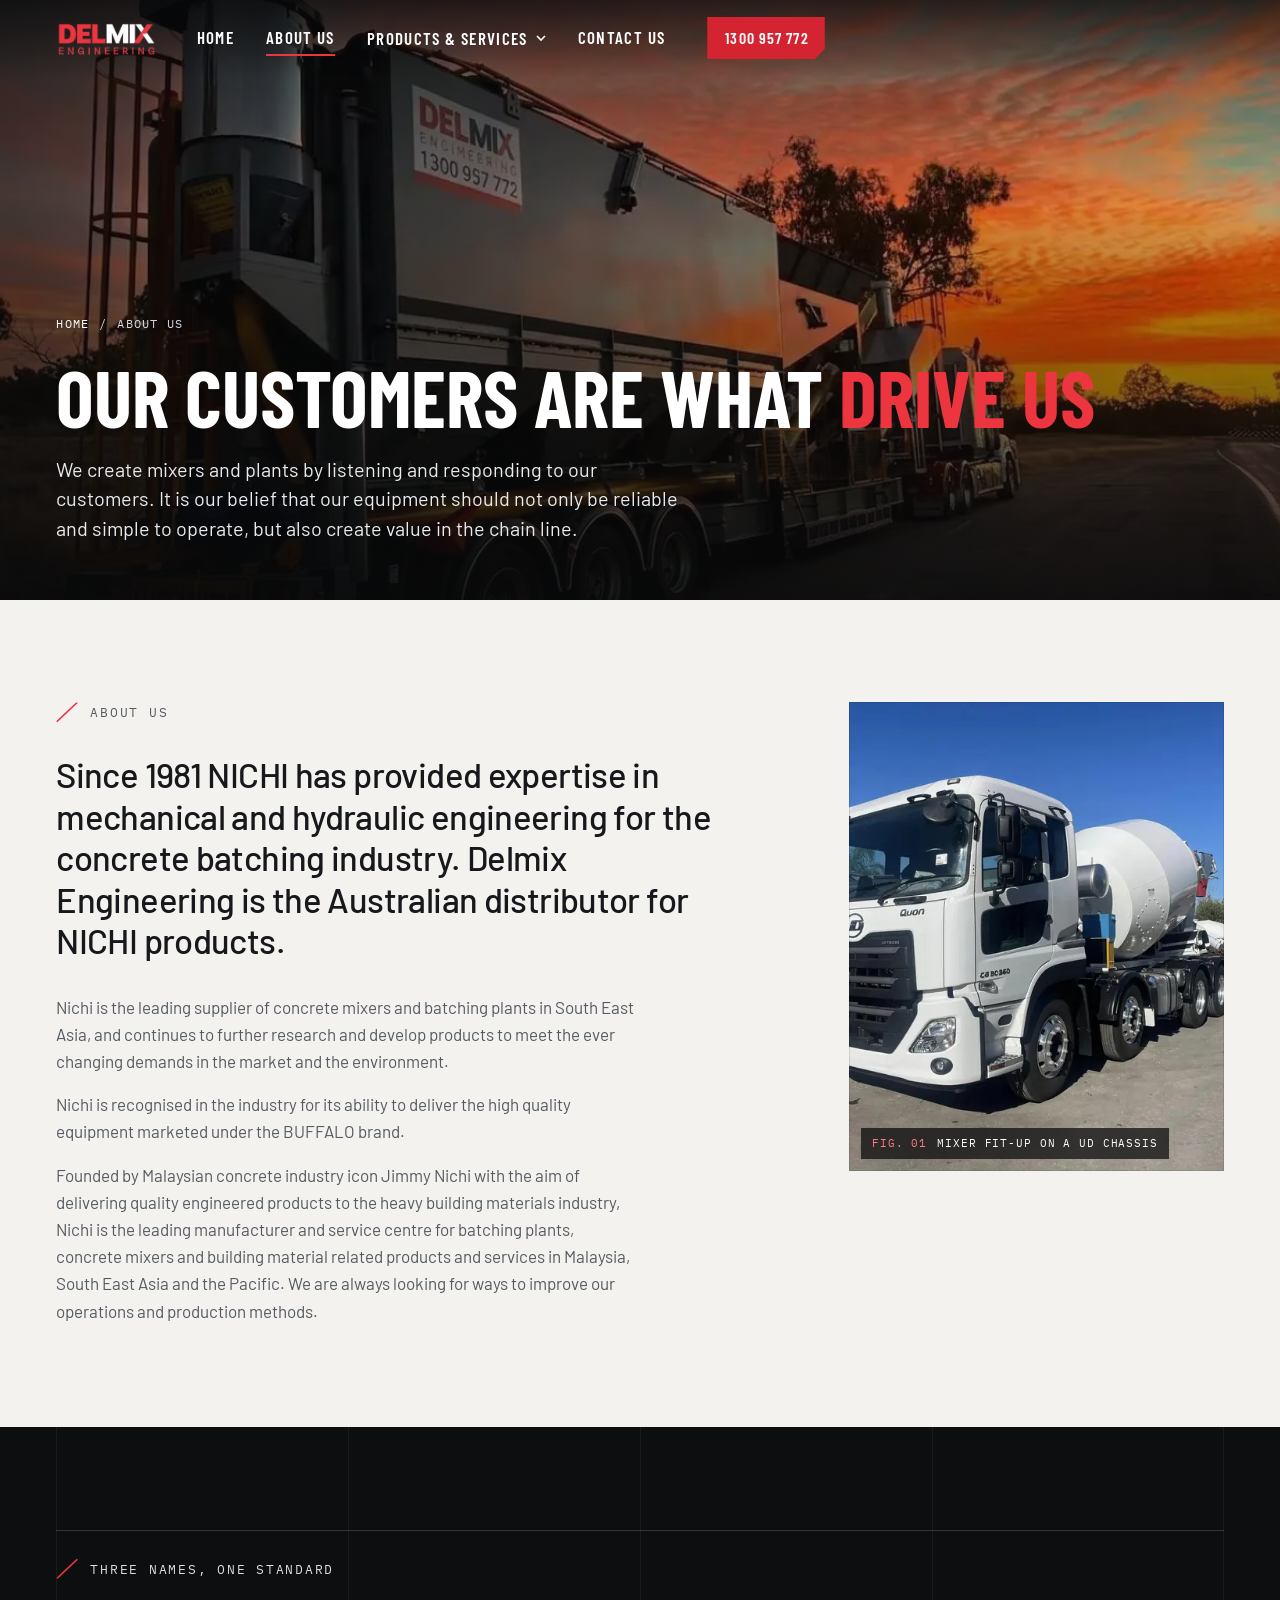
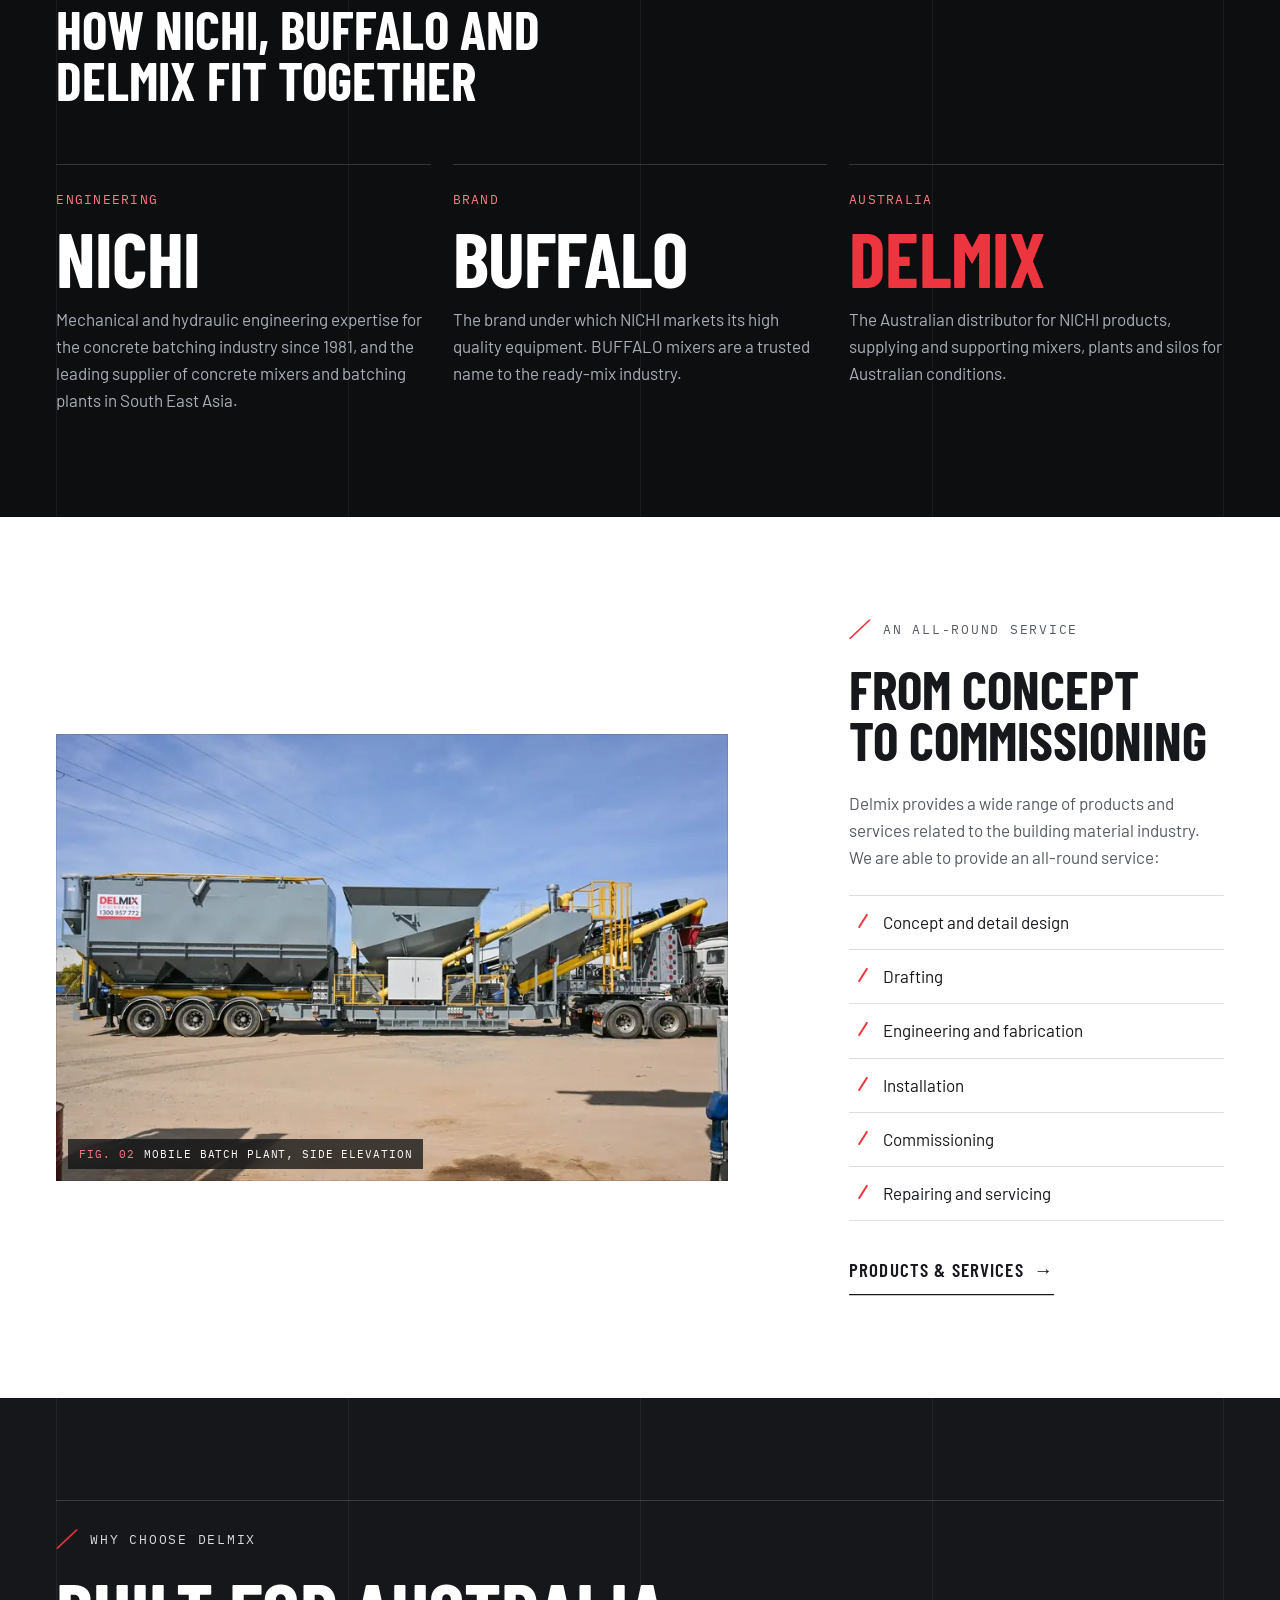
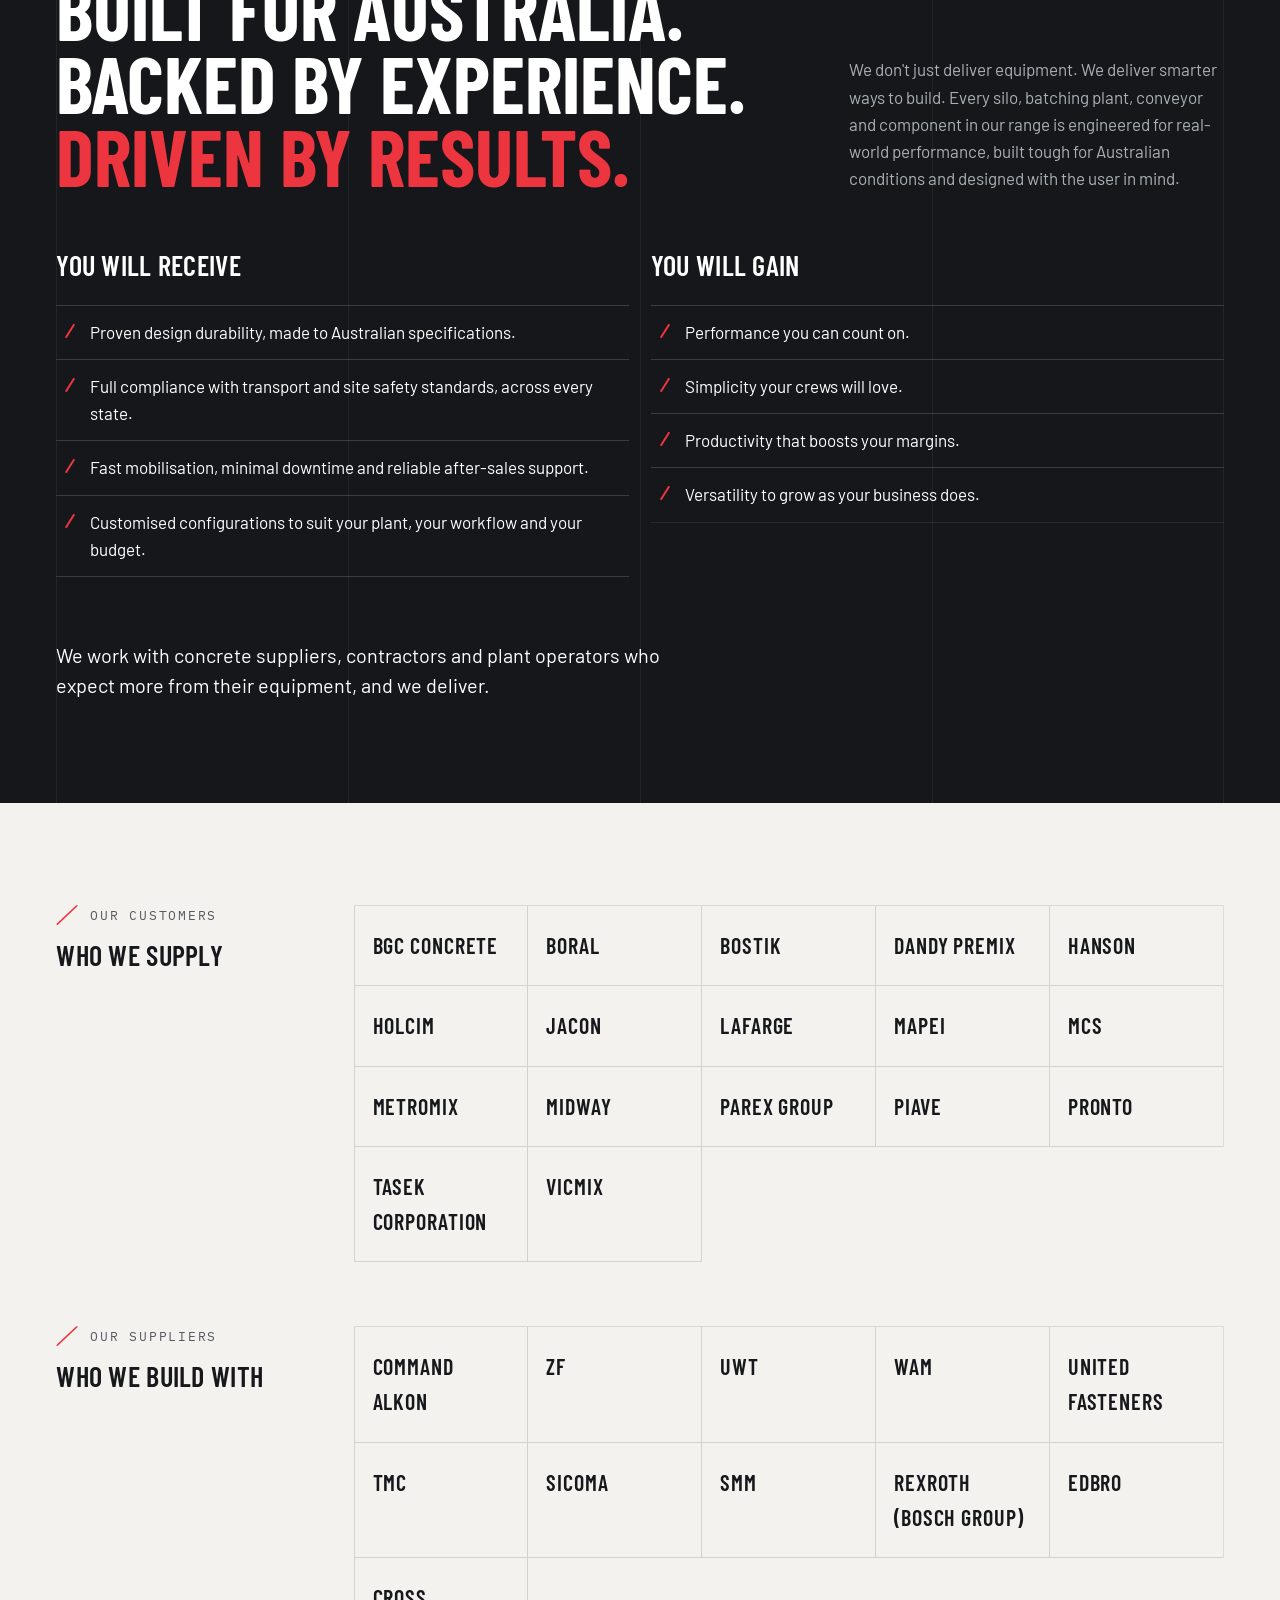
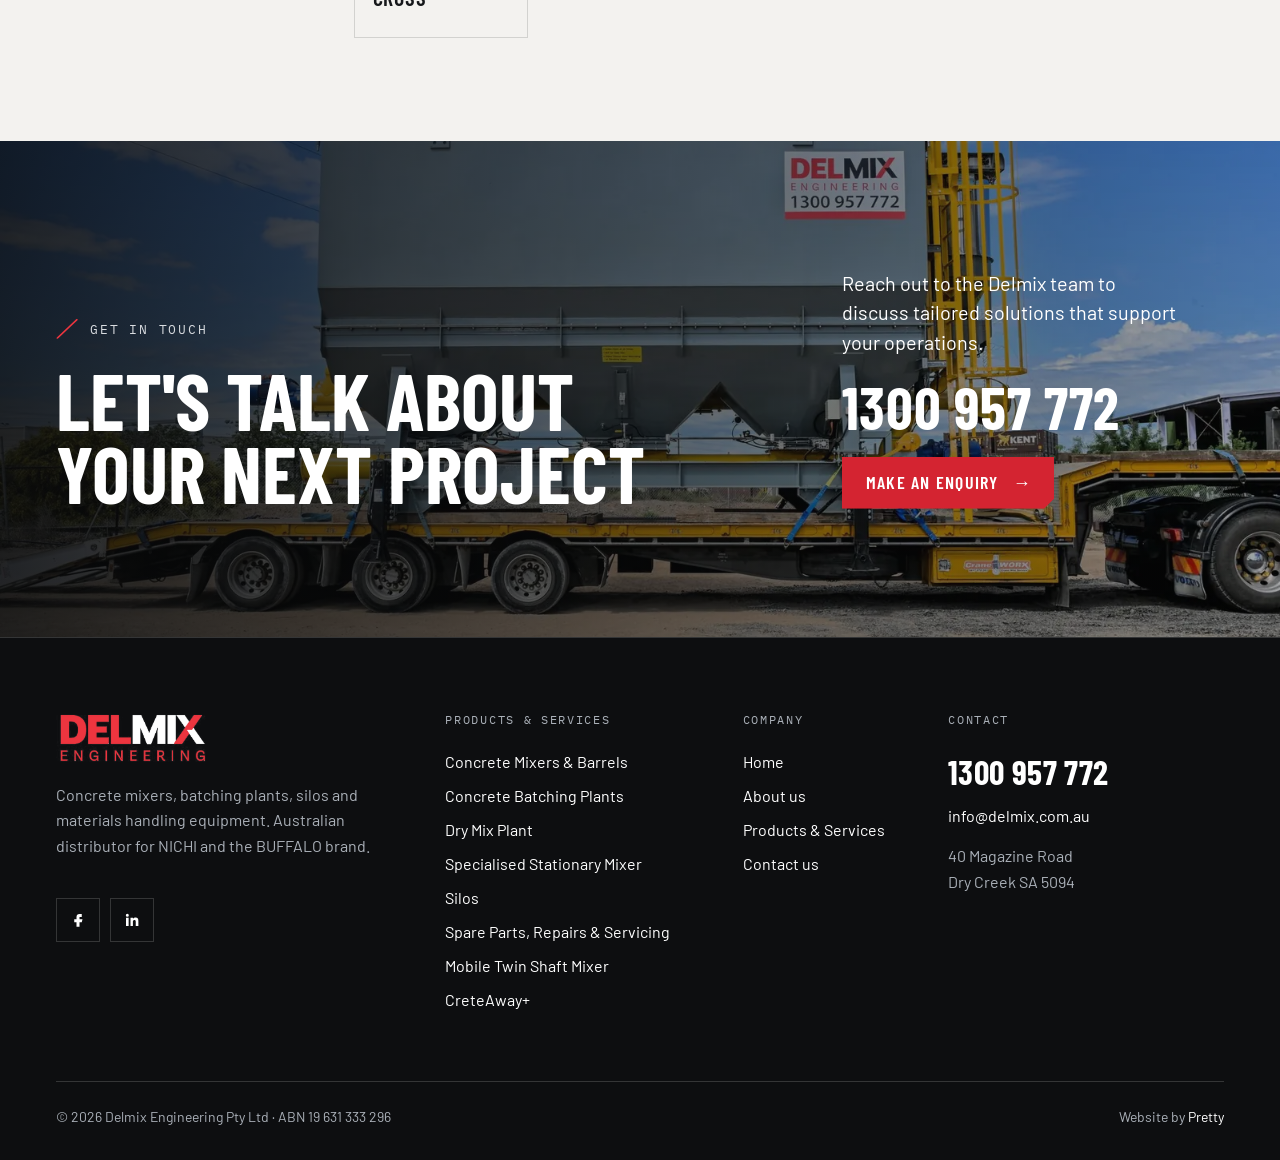
<file: about-us/index.html>
<!doctype html>
<html lang="en-AU" class="no-js">
<head>
<meta charset="utf-8">
<meta name="viewport" content="width=device-width, initial-scale=1">
<title>About Us | Delmix Engineering</title>
<meta name="description" content="Our customers are what drive us. Delmix Engineering is the Australian distributor for NICHI products, marketed under the BUFFALO brand.">
<link rel="canonical" href="https://delmix.com.au/about-us/">
<meta name="theme-color" content="#0d0e10">
<meta property="og:type" content="website">
<meta property="og:site_name" content="Delmix Engineering">
<meta property="og:title" content="About Us | Delmix Engineering">
<meta property="og:description" content="Our customers are what drive us. Delmix Engineering is the Australian distributor for NICHI products, marketed under the BUFFALO brand.">
<meta property="og:url" content="https://delmix.com.au/about-us/">
<meta property="og:image" content="https://delmix.com.au/assets/img/og-image.jpg">
<meta property="og:image:width" content="1200">
<meta property="og:image:height" content="630">
<meta property="og:locale" content="en_AU">
<meta name="twitter:card" content="summary_large_image">
<link rel="icon" href="../favicon.ico" sizes="32x32">
<link rel="icon" href="../assets/img/favicon.svg" type="image/svg+xml">
<link rel="apple-touch-icon" href="../assets/img/apple-touch-icon.png">
<link rel="preload" href="../assets/fonts/barlow-condensed-latin-700-normal.woff2" as="font" type="font/woff2" crossorigin>
<link rel="preload" href="../assets/fonts/barlow-latin-400-normal.woff2" as="font" type="font/woff2" crossorigin>
<link rel="stylesheet" href="../assets/css/site.css">
<!-- Google Tag Manager -->
<script>(function(w,d,s,l,i){w[l]=w[l]||[];w[l].push({'gtm.start':new Date().getTime(),event:'gtm.js'});var f=d.getElementsByTagName(s)[0],j=d.createElement(s),dl=l!='dataLayer'?'&l='+l:'';j.async=true;j.src='https://www.googletagmanager.com/gtm.js?id='+i+dl;f.parentNode.insertBefore(j,f);})(window,document,'script','dataLayer','GTM-TG7H7WQ');</script>
<!-- End Google Tag Manager -->
<script src="../assets/js/site.js" defer></script>
<script type="application/ld+json">{"@context": "https://schema.org", "@type": "BreadcrumbList", "itemListElement": [{"@type": "ListItem", "position": 1, "name": "Home", "item": "https://delmix.com.au/"}, {"@type": "ListItem", "position": 2, "name": "About us", "item": "https://delmix.com.au/about-us/"}]}</script>
</head>
<body>
<noscript><iframe src="https://www.googletagmanager.com/ns.html?id=GTM-TG7H7WQ" height="0" width="0" style="display:none;visibility:hidden" title="Google Tag Manager"></iframe></noscript>
<div class="page">
<a class="skip" href="#main">Skip to content</a>
<header class="hdr">
<div class="hdr-in">
<a class="logo" href="../" aria-label="Delmix Engineering home"><img src="../assets/img/logo-on-dark-sm.png" srcset="../assets/img/logo-on-dark-sm.png 1x, ../assets/img/logo-on-dark.png 2x" alt="Delmix Engineering" width="110" height="38"></a>
<nav aria-label="Main"><ul class="nav">
<li><a href="../">Home</a></li>
<li><a href="../about-us/" class="on" aria-current="page">About us</a></li>
<li><button type="button" aria-expanded="false" aria-controls="mega">Products &amp; Services <svg class="chev" viewBox="0 0 10 10" fill="none" stroke="currentColor" stroke-width="1.6" aria-hidden="true"><path d="M1 3l4 4 4-4"></path></svg></button>
<div class="mega" id="mega">
<div class="mega-in">
<ul class="mega-list">
<li><a href="../products-and-services/concrete-mixers-and-barrels/"><span class="mono">01</span><b>Concrete Mixers &amp; Barrels</b><small>BUFFALO mixers and replacement barrels, 2.6 to 12 m³</small></a></li>
<li><a href="../products-and-services/concrete-batching-plant/"><span class="mono">02</span><b>Concrete Batching Plants</b><small>Dry, wet and mobile plants for ready mix and precast</small></a></li>
<li><a href="../products-and-services/dry-mix-plant/"><span class="mono">03</span><b>Dry Mix Plant</b><small>Mortar and powder plants, designed to requirement</small></a></li>
<li><a href="../products-and-services/specialised-stationary-mixer/"><span class="mono">04</span><b>Specialised Stationary Mixer</b><small>One-off units for special mixing applications</small></a></li>
<li><a href="../products-and-services/silos/"><span class="mono">05</span><b>Silos</b><small>Mobile, skid and customised horizontal silos</small></a></li>
<li><a href="../products-and-services/spare-parts/"><span class="mono">06</span><b>Spare Parts, Repairs &amp; Servicing</b><small>Parts and service partners across Australia</small></a></li>
<li><a href="../products-and-services/mobile-mixers/"><span class="mono">07</span><b>Mobile Twin Shaft Mixer</b><small>Mobile wet mix: BMTS-2000, 3000 and 4000</small></a></li>
<li><a href="../products-and-services/creteaway-plus/"><span class="mono">08</span><b>CreteAway+ <span class="tag-new">New</span></b><small>Premium concrete removal system</small></a></li>
</ul>
<a class="mega-feat" href="../products-and-services/concrete-batching-plant/"><img src="../assets/img/mbp-rear34-1600.webp" srcset="../assets/img/mbp-rear34-480.webp 480w, ../assets/img/mbp-rear34-800.webp 800w, ../assets/img/mbp-rear34-1200.webp 1200w, ../assets/img/mbp-rear34-1600.webp 1600w, ../assets/img/mbp-rear34-2000.webp 2000w" sizes="380px" width="2000" height="1333" alt="" loading="lazy" decoding="async"><span>Mobile batch plants.<br>Producing in hours.</span></a>
</div>
</div>
</li>
<li><a href="../contact-us/">Contact us</a></li>
</ul></nav>
<a class="btn hdr-call" href="tel:1300957772" aria-label="Call Delmix on 1300 957 772">1300 957 772</a>
<button type="button" class="burger" aria-label="Open menu" aria-expanded="false" aria-controls="mnav"><i></i><i></i><i></i></button>
<div class="hdr-bar" aria-hidden="true"></div>
</div>
<nav class="mnav" id="mnav" aria-label="Main menu">
<a href="../">Home</a>
<a href="../about-us/" class="on" aria-current="page">About us</a>
<button type="button" aria-expanded="false" aria-controls="msub">Products &amp; Services <svg class="chev" viewBox="0 0 10 10" fill="none" stroke="currentColor" stroke-width="1.4" aria-hidden="true"><path d="M1 3l4 4 4-4"></path></svg></button>
<div class="msub" id="msub"><ul>
<li><a href="../products-and-services/concrete-mixers-and-barrels/"><span class="mono">01</span>Concrete Mixers &amp; Barrels</a></li>
<li><a href="../products-and-services/concrete-batching-plant/"><span class="mono">02</span>Concrete Batching Plants</a></li>
<li><a href="../products-and-services/dry-mix-plant/"><span class="mono">03</span>Dry Mix Plant</a></li>
<li><a href="../products-and-services/specialised-stationary-mixer/"><span class="mono">04</span>Specialised Stationary Mixer</a></li>
<li><a href="../products-and-services/silos/"><span class="mono">05</span>Silos</a></li>
<li><a href="../products-and-services/spare-parts/"><span class="mono">06</span>Spare Parts, Repairs &amp; Servicing</a></li>
<li><a href="../products-and-services/mobile-mixers/"><span class="mono">07</span>Mobile Twin Shaft Mixer</a></li>
<li><a href="../products-and-services/creteaway-plus/"><span class="mono">08</span>CreteAway+ <span class="tag-new">New</span></a></li>
</ul></div>
<a href="../contact-us/">Contact us</a>
<div class="mnav-foot">
<a class="tel" href="tel:1300957772">1300 957 772</a>
<a class="btn" href="../contact-us/#enquiry">Make an enquiry <span class="ar" aria-hidden="true">&rarr;</span></a>
</div>
</nav>
</header>

<main id="main">
<section class="phead">
<img class="bgi" src="../assets/img/mbp-sunset-1195.webp" srcset="../assets/img/mbp-sunset-480.webp 480w, ../assets/img/mbp-sunset-800.webp 800w, ../assets/img/mbp-sunset-1195.webp 1195w" sizes="100vw" width="1195" height="806" alt="" loading="lazy" decoding="async">
<div class="shade"></div>
<div class="wrap phead-in">
<nav class="crumbs" aria-label="Breadcrumb"><a href="../">Home</a><span aria-hidden="true">/</span><span aria-current="page">About us</span></nav>
<h1 class="h1" data-rv>Our customers are what <span class="red">drive us</span></h1>
<p class="lead" data-rv data-d="1">We create mixers and plants by listening and responding to our customers. It is our belief that our equipment should not only be reliable and simple to operate, but also create value in the chain line.</p>
</div>
</section>

<section class="sec paper" aria-labelledby="h-story">
<div class="wrap split split--top">
<div class="c7 stack g32">
<p class="eyebrow" data-rv>About us</p>
<h2 class="statement" id="h-story" data-rv>Since 1981 NICHI has provided expertise in mechanical and hydraulic engineering for the concrete batching industry. Delmix Engineering is the Australian distributor for NICHI products.</h2>
<div class="prose muted" data-rv>
<p>Nichi is the leading supplier of concrete mixers and batching plants in South East Asia, and continues to further research and develop products to meet the ever changing demands in the market and the environment.</p>
<p>Nichi is recognised in the industry for its ability to deliver the high quality equipment marketed under the BUFFALO brand.</p>
<p>Founded by Malaysian concrete industry icon Jimmy Nichi with the aim of delivering quality engineered products to the heavy building materials industry, Nichi is the leading manufacturer and service centre for batching plants, concrete mixers and building material related products and services in Malaysia, South East Asia and the Pacific. We are always looking for ways to improve our operations and production methods.</p>
</div>
</div>
<figure class="fig r45 c4 s9"><img src="../assets/img/mixer-ud-1600.webp" srcset="../assets/img/mixer-ud-480.webp 480w, ../assets/img/mixer-ud-800.webp 800w, ../assets/img/mixer-ud-1200.webp 1200w, ../assets/img/mixer-ud-1600.webp 1600w, ../assets/img/mixer-ud-2000.webp 2000w" sizes="(max-width: 960px) 100vw, 58vw" width="2000" height="1500" alt="New white UD Quon truck fitted with a concrete mixer barrel" loading="lazy" decoding="async"><figcaption>Mixer fit-up on a UD chassis</figcaption></figure>
</div>
</section>

<section class="sec dark" aria-labelledby="h-names">
<div class="wrap">
<div class="sechead"><div class="c8 stack g24"><p class="eyebrow" data-rv>Three names, one standard</p><h2 class="h2" id="h-names" data-rv>How NICHI, BUFFALO and Delmix fit together</h2></div></div>
<div class="cols3" data-rv>
<div class="stack g16" style="border-top: 1px solid rgba(255,255,255,.16); padding-top: 24px"><span class="num">Engineering</span><h3 class="bignum" style="font-size: clamp(56px,6vw,96px)">NICHI</h3><p class="muted">Mechanical and hydraulic engineering expertise for the concrete batching industry since 1981, and the leading supplier of concrete mixers and batching plants in South East Asia.</p></div>
<div class="stack g16" style="border-top: 1px solid rgba(255,255,255,.16); padding-top: 24px"><span class="num">Brand</span><h3 class="bignum" style="font-size: clamp(56px,6vw,96px)">BUFFALO</h3><p class="muted">The brand under which NICHI markets its high quality equipment. BUFFALO mixers are a trusted name to the ready-mix industry.</p></div>
<div class="stack g16" style="border-top: 1px solid rgba(255,255,255,.16); padding-top: 24px"><span class="num">Australia</span><h3 class="bignum red" style="font-size: clamp(56px,6vw,96px)">DELMIX</h3><p class="muted">The Australian distributor for NICHI products, supplying and supporting mixers, plants and silos for Australian conditions.</p></div>
</div>
</div>
</section>

<section class="sec white" aria-labelledby="h-service">
<div class="wrap split">
<figure class="fig r32 c7"><img src="../assets/img/mbp-side-1600.webp" srcset="../assets/img/mbp-side-480.webp 480w, ../assets/img/mbp-side-800.webp 800w, ../assets/img/mbp-side-1200.webp 1200w, ../assets/img/mbp-side-1600.webp 1600w, ../assets/img/mbp-side-2000.webp 2000w" sizes="(max-width: 960px) 100vw, 58vw" width="2000" height="1333" alt="Side view of a Delmix mobile batch plant with twin silos, aggregate bins and conveyors on trailers" loading="lazy" decoding="async"><figcaption>Mobile batch plant, side elevation</figcaption></figure>
<div class="c4 s9 stack g24">
<p class="eyebrow" data-rv>An all-round service</p>
<h2 class="h2" id="h-service" data-rv>From concept to commissioning</h2>
<p class="muted" data-rv>Delmix provides a wide range of products and services related to the building material industry. We are able to provide an all-round service:</p>
<ul class="ticks" data-rv>
<li>Concept and detail design</li><li>Drafting</li><li>Engineering and fabrication</li><li>Installation</li><li>Commissioning</li><li>Repairing and servicing</li>
</ul>
<a class="tlink" href="../products-and-services/" data-rv style="align-self: flex-start">Products &amp; services <span aria-hidden="true">&rarr;</span></a>
</div>
</div>
</section>

<section class="sec dark2" aria-labelledby="h-why">
<div class="wrap">
<div class="sechead">
<div class="c8 stack g24"><p class="eyebrow" data-rv>Why choose Delmix</p><h2 class="h1" id="h-why" data-rv>Built for Australia. Backed by experience. <span class="red">Driven by results.</span></h2></div>
<p class="c4 muted" data-rv>We don't just deliver equipment. We deliver smarter ways to build. Every silo, batching plant, conveyor and component in our range is engineered for real-world performance, built tough for Australian conditions and designed with the user in mind.</p>
</div>
<div class="split split--top">
<div class="c6 stack g24" data-rv><h3 class="h3">You will receive</h3>
<ul class="ticks"><li>Proven design durability, made to Australian specifications.</li><li>Full compliance with transport and site safety standards, across every state.</li><li>Fast mobilisation, minimal downtime and reliable after-sales support.</li><li>Customised configurations to suit your plant, your workflow and your budget.</li></ul></div>
<div class="c6 stack g24" data-rv data-d="1"><h3 class="h3">You will gain</h3>
<ul class="ticks"><li>Performance you can count on.</li><li>Simplicity your crews will love.</li><li>Productivity that boosts your margins.</li><li>Versatility to grow as your business does.</li></ul></div>
</div>
<p class="lead" style="margin-top: clamp(40px,5vw,72px); max-width: 60ch" data-rv>We work with concrete suppliers, contractors and plant operators who expect more from their equipment, and we deliver.</p>
</div>
</section>

<section class="sec paper" id="customers" aria-labelledby="h-cust">
<div class="wrap stack g64">
<div class="split split--top">
<div class="c3 stack g16"><p class="eyebrow" data-rv>Our customers</p><h2 class="h3" id="h-cust" data-rv>Who we supply</h2></div>
<ul class="names c9" data-rv><li>BGC Concrete</li><li>Boral</li><li>Bostik</li><li>Dandy Premix</li><li>Hanson</li><li>Holcim</li><li>Jacon</li><li>Lafarge</li><li>Mapei</li><li>MCS</li><li>Metromix</li><li>Midway</li><li>Parex Group</li><li>Piave</li><li>Pronto</li><li>Tasek Corporation</li><li>VicMix</li></ul>
</div>
<div class="split split--top">
<div class="c3 stack g16"><p class="eyebrow" data-rv>Our suppliers</p><h2 class="h3" data-rv>Who we build with</h2></div>
<ul class="names c9" data-rv><li>Command Alkon</li><li>ZF</li><li>UWT</li><li>WAM</li><li>United Fasteners</li><li>TMC</li><li>Sicoma</li><li>SMM</li><li>Rexroth (Bosch Group)</li><li>Edbro</li><li>Cross</li></ul>
</div>
</div>
</section>
<section class="cta" aria-labelledby="h-cta">
<img class="bgi" src="../assets/img/silo-lowloader-1600.webp" srcset="../assets/img/silo-lowloader-480.webp 480w, ../assets/img/silo-lowloader-800.webp 800w, ../assets/img/silo-lowloader-1200.webp 1200w, ../assets/img/silo-lowloader-1600.webp 1600w, ../assets/img/silo-lowloader-2000.webp 2000w" sizes="100vw" width="2000" height="1333" alt="" loading="lazy" decoding="async">
<div class="shade"></div>
<div class="wrap cta-in">
<div class="stack g24"><p class="eyebrow" data-rv>Get in touch</p><h2 class="h1" id="h-cta" data-rv>Let's talk about your next project</h2></div>
<div class="cta-side" data-rv data-d="1">
<p class="lead">Reach out to the Delmix team to discuss tailored solutions that support your operations.</p>
<a class="tel" href="tel:1300957772">1300 957 772</a>
<a class="btn" href="../contact-us/#enquiry">Make an enquiry <span class="ar" aria-hidden="true">&rarr;</span></a>
</div>
</div>
</section>

</main>
<footer class="ftr">
<div class="ftr-in">
<div class="ftr-top">
<div style="display: flex; flex-direction: column; gap: 20px; max-width: 360px">
<a class="ftr-logo" href="../" aria-label="Delmix Engineering home"><img src="../assets/img/logo-on-dark-sm.png" srcset="../assets/img/logo-on-dark-sm.png 1x, ../assets/img/logo-on-dark.png 2x" alt="Delmix Engineering" width="150" height="52" loading="lazy"></a>
<p style="color: #aab0b8">Concrete mixers, batching plants, silos and materials handling equipment. Australian distributor for NICHI and the BUFFALO brand.</p>
<div class="soc">
<a href="https://www.facebook.com/Delmixengineering/" aria-label="Delmix Engineering on Facebook"><svg viewBox="0 0 24 24" fill="currentColor" aria-hidden="true"><path d="M14 8h3V4h-3a4 4 0 00-4 4v3H7v4h3v6h4v-6h3l1-4h-4V8z"></path></svg></a>
<a href="https://www.linkedin.com/company/delmix-engineering" aria-label="Delmix Engineering on LinkedIn"><svg viewBox="0 0 24 24" fill="currentColor" aria-hidden="true"><path d="M4 9h3.500v11H4zM5.750 3.500a2 2 0 110 4 2 2 0 010-4zM10 9h3.300v1.500c.600-1 1.800-1.800 3.500-1.800 3 0 3.700 2 3.700 4.700V20H17v-5.800c0-1.400-.500-2.300-1.800-2.300-1.400 0-2 1-2 2.400V20H10z"></path></svg></a>
</div>
</div>
<nav aria-label="Products and services">
<h2>Products &amp; services</h2>
<ul>
<li><a href="../products-and-services/concrete-mixers-and-barrels/">Concrete Mixers &amp; Barrels</a></li>
<li><a href="../products-and-services/concrete-batching-plant/">Concrete Batching Plants</a></li>
<li><a href="../products-and-services/dry-mix-plant/">Dry Mix Plant</a></li>
<li><a href="../products-and-services/specialised-stationary-mixer/">Specialised Stationary Mixer</a></li>
<li><a href="../products-and-services/silos/">Silos</a></li>
<li><a href="../products-and-services/spare-parts/">Spare Parts, Repairs &amp; Servicing</a></li>
<li><a href="../products-and-services/mobile-mixers/">Mobile Twin Shaft Mixer</a></li>
<li><a href="../products-and-services/creteaway-plus/">CreteAway+</a></li>
</ul>
</nav>
<nav aria-label="Company">
<h2>Company</h2>
<ul>
<li><a href="../">Home</a></li>
<li><a href="../about-us/">About us</a></li>
<li><a href="../products-and-services/">Products &amp; Services</a></li>
<li><a href="../contact-us/">Contact us</a></li>
</ul>
</nav>
<div>
<h2>Contact</h2>
<ul>
<li><a href="tel:1300957772" style="font-family: var(--disp); font-weight: 700; font-size: 34px; letter-spacing: .01em; min-height: 48px">1300 957 772</a></li>
<li><a href="mailto:info@delmix.com.au">info@delmix.com.au</a></li>
<li style="color: #aab0b8; margin-top: 10px">40 Magazine Road<br>Dry Creek SA 5094</li>
</ul>
</div>
</div>
<div class="ftr-bot">
<span>&copy; <span data-year>2026</span> Delmix Engineering Pty Ltd &middot; ABN 19 631 333 296</span>
<span>Website by <a href="https://pretty.com.au">Pretty</a></span>
</div>
</div>
</footer>

</div>
</body>
</html>
</file>
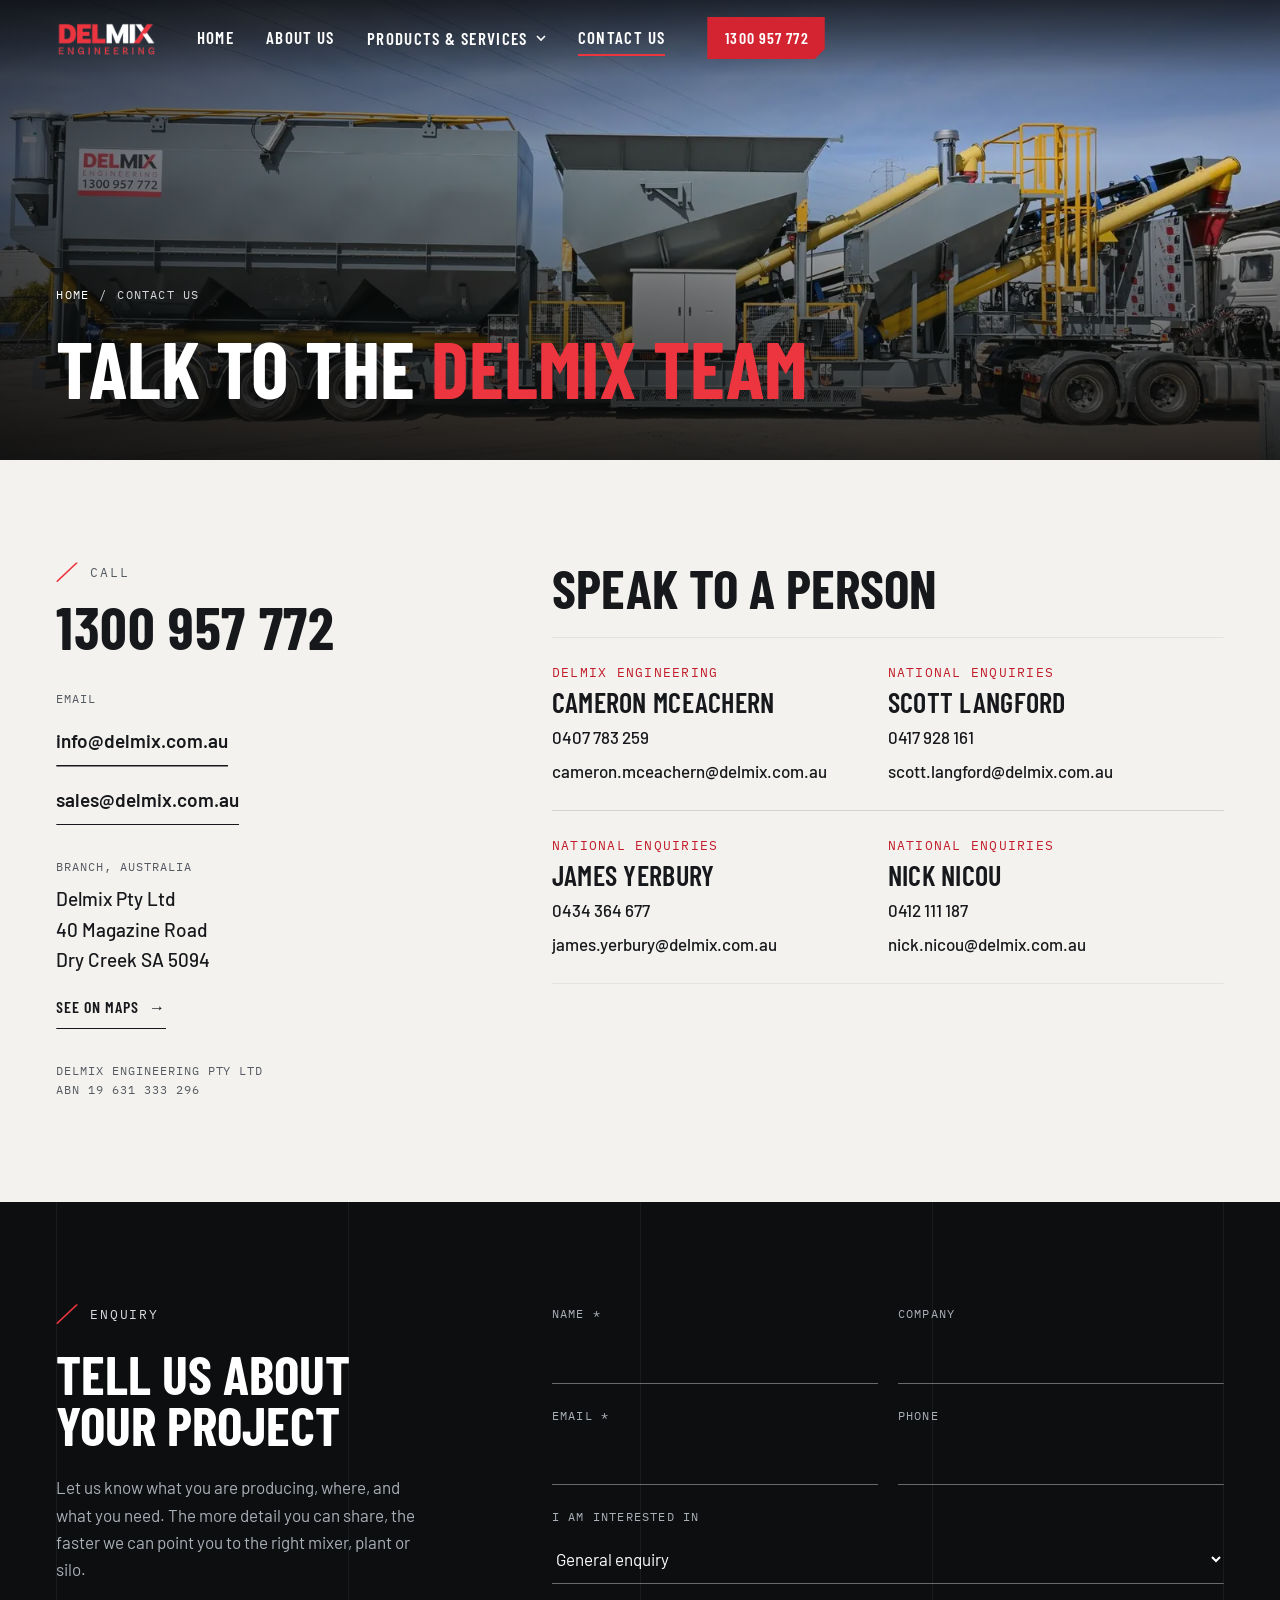
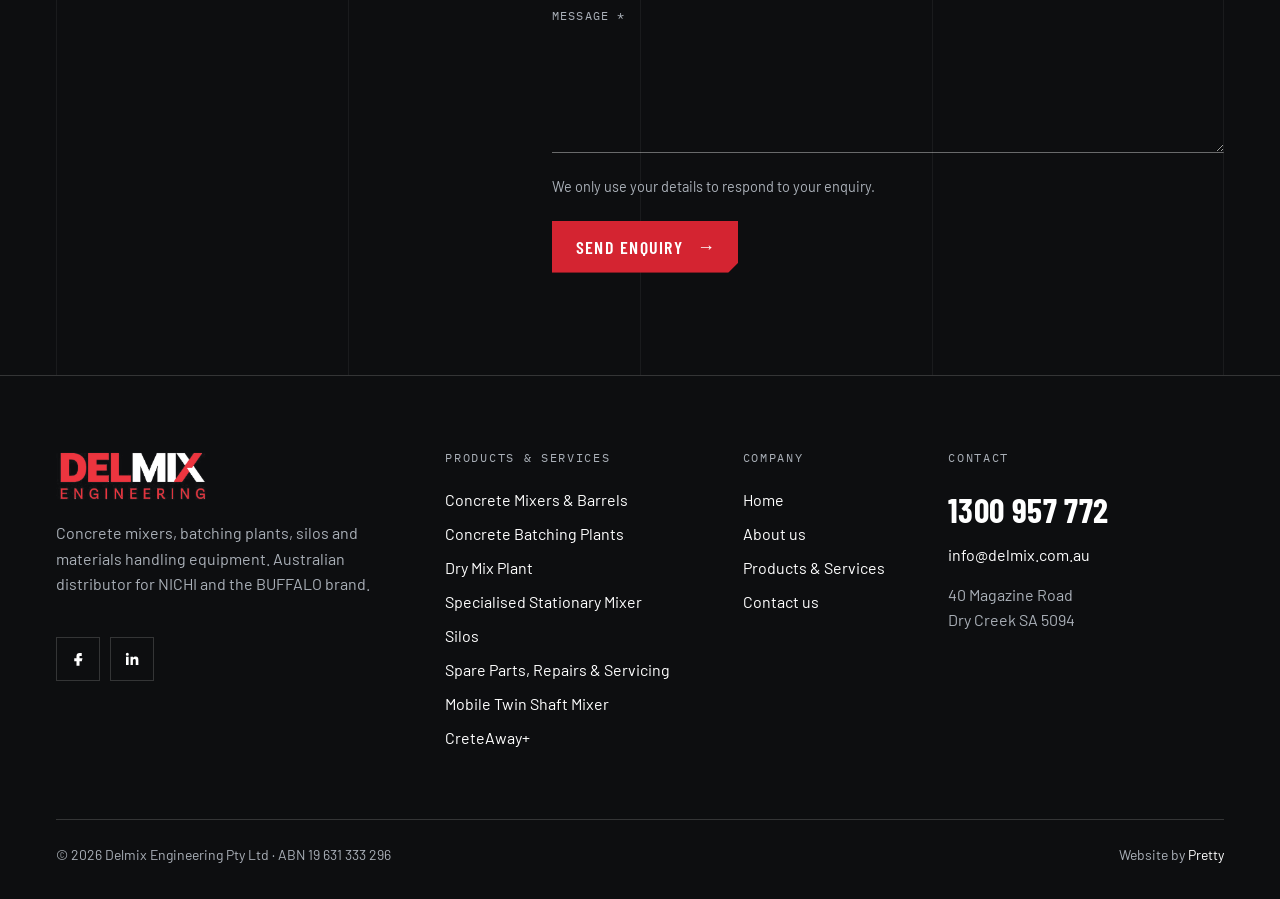
<file: contact-us/index.html>
<!doctype html>
<html lang="en-AU" class="no-js">
<head>
<meta charset="utf-8">
<meta name="viewport" content="width=device-width, initial-scale=1">
<title>Contact Us | Delmix Engineering</title>
<meta name="description" content="Contact Delmix Engineering Pty Ltd, 40 Magazine Road, Dry Creek SA 5094. Phone 1300 957 772 or email info@delmix.com.au.">
<link rel="canonical" href="https://delmix.com.au/contact-us/">
<meta name="theme-color" content="#0d0e10">
<meta property="og:type" content="website">
<meta property="og:site_name" content="Delmix Engineering">
<meta property="og:title" content="Contact Us | Delmix Engineering">
<meta property="og:description" content="Contact Delmix Engineering Pty Ltd, 40 Magazine Road, Dry Creek SA 5094. Phone 1300 957 772 or email info@delmix.com.au.">
<meta property="og:url" content="https://delmix.com.au/contact-us/">
<meta property="og:image" content="https://delmix.com.au/assets/img/og-image.jpg">
<meta property="og:image:width" content="1200">
<meta property="og:image:height" content="630">
<meta property="og:locale" content="en_AU">
<meta name="twitter:card" content="summary_large_image">
<link rel="icon" href="../favicon.ico" sizes="32x32">
<link rel="icon" href="../assets/img/favicon.svg" type="image/svg+xml">
<link rel="apple-touch-icon" href="../assets/img/apple-touch-icon.png">
<link rel="preload" href="../assets/fonts/barlow-condensed-latin-700-normal.woff2" as="font" type="font/woff2" crossorigin>
<link rel="preload" href="../assets/fonts/barlow-latin-400-normal.woff2" as="font" type="font/woff2" crossorigin>
<link rel="stylesheet" href="../assets/css/site.css">
<!-- Google Tag Manager -->
<script>(function(w,d,s,l,i){w[l]=w[l]||[];w[l].push({'gtm.start':new Date().getTime(),event:'gtm.js'});var f=d.getElementsByTagName(s)[0],j=d.createElement(s),dl=l!='dataLayer'?'&l='+l:'';j.async=true;j.src='https://www.googletagmanager.com/gtm.js?id='+i+dl;f.parentNode.insertBefore(j,f);})(window,document,'script','dataLayer','GTM-TG7H7WQ');</script>
<!-- End Google Tag Manager -->
<script src="../assets/js/site.js" defer></script>
<script type="application/ld+json">{"@context": "https://schema.org", "@type": "BreadcrumbList", "itemListElement": [{"@type": "ListItem", "position": 1, "name": "Home", "item": "https://delmix.com.au/"}, {"@type": "ListItem", "position": 2, "name": "Contact us", "item": "https://delmix.com.au/contact-us/"}]}</script>
</head>
<body>
<noscript><iframe src="https://www.googletagmanager.com/ns.html?id=GTM-TG7H7WQ" height="0" width="0" style="display:none;visibility:hidden" title="Google Tag Manager"></iframe></noscript>
<div class="page">
<a class="skip" href="#main">Skip to content</a>
<header class="hdr">
<div class="hdr-in">
<a class="logo" href="../" aria-label="Delmix Engineering home"><img src="../assets/img/logo-on-dark-sm.png" srcset="../assets/img/logo-on-dark-sm.png 1x, ../assets/img/logo-on-dark.png 2x" alt="Delmix Engineering" width="110" height="38"></a>
<nav aria-label="Main"><ul class="nav">
<li><a href="../">Home</a></li>
<li><a href="../about-us/">About us</a></li>
<li><button type="button" aria-expanded="false" aria-controls="mega">Products &amp; Services <svg class="chev" viewBox="0 0 10 10" fill="none" stroke="currentColor" stroke-width="1.6" aria-hidden="true"><path d="M1 3l4 4 4-4"></path></svg></button>
<div class="mega" id="mega">
<div class="mega-in">
<ul class="mega-list">
<li><a href="../products-and-services/concrete-mixers-and-barrels/"><span class="mono">01</span><b>Concrete Mixers &amp; Barrels</b><small>BUFFALO mixers and replacement barrels, 2.6 to 12 m³</small></a></li>
<li><a href="../products-and-services/concrete-batching-plant/"><span class="mono">02</span><b>Concrete Batching Plants</b><small>Dry, wet and mobile plants for ready mix and precast</small></a></li>
<li><a href="../products-and-services/dry-mix-plant/"><span class="mono">03</span><b>Dry Mix Plant</b><small>Mortar and powder plants, designed to requirement</small></a></li>
<li><a href="../products-and-services/specialised-stationary-mixer/"><span class="mono">04</span><b>Specialised Stationary Mixer</b><small>One-off units for special mixing applications</small></a></li>
<li><a href="../products-and-services/silos/"><span class="mono">05</span><b>Silos</b><small>Mobile, skid and customised horizontal silos</small></a></li>
<li><a href="../products-and-services/spare-parts/"><span class="mono">06</span><b>Spare Parts, Repairs &amp; Servicing</b><small>Parts and service partners across Australia</small></a></li>
<li><a href="../products-and-services/mobile-mixers/"><span class="mono">07</span><b>Mobile Twin Shaft Mixer</b><small>Mobile wet mix: BMTS-2000, 3000 and 4000</small></a></li>
<li><a href="../products-and-services/creteaway-plus/"><span class="mono">08</span><b>CreteAway+ <span class="tag-new">New</span></b><small>Premium concrete removal system</small></a></li>
</ul>
<a class="mega-feat" href="../products-and-services/concrete-batching-plant/"><img src="../assets/img/mbp-rear34-1600.webp" srcset="../assets/img/mbp-rear34-480.webp 480w, ../assets/img/mbp-rear34-800.webp 800w, ../assets/img/mbp-rear34-1200.webp 1200w, ../assets/img/mbp-rear34-1600.webp 1600w, ../assets/img/mbp-rear34-2000.webp 2000w" sizes="380px" width="2000" height="1333" alt="" loading="lazy" decoding="async"><span>Mobile batch plants.<br>Producing in hours.</span></a>
</div>
</div>
</li>
<li><a href="../contact-us/" class="on" aria-current="page">Contact us</a></li>
</ul></nav>
<a class="btn hdr-call" href="tel:1300957772" aria-label="Call Delmix on 1300 957 772">1300 957 772</a>
<button type="button" class="burger" aria-label="Open menu" aria-expanded="false" aria-controls="mnav"><i></i><i></i><i></i></button>
<div class="hdr-bar" aria-hidden="true"></div>
</div>
<nav class="mnav" id="mnav" aria-label="Main menu">
<a href="../">Home</a>
<a href="../about-us/">About us</a>
<button type="button" aria-expanded="false" aria-controls="msub">Products &amp; Services <svg class="chev" viewBox="0 0 10 10" fill="none" stroke="currentColor" stroke-width="1.4" aria-hidden="true"><path d="M1 3l4 4 4-4"></path></svg></button>
<div class="msub" id="msub"><ul>
<li><a href="../products-and-services/concrete-mixers-and-barrels/"><span class="mono">01</span>Concrete Mixers &amp; Barrels</a></li>
<li><a href="../products-and-services/concrete-batching-plant/"><span class="mono">02</span>Concrete Batching Plants</a></li>
<li><a href="../products-and-services/dry-mix-plant/"><span class="mono">03</span>Dry Mix Plant</a></li>
<li><a href="../products-and-services/specialised-stationary-mixer/"><span class="mono">04</span>Specialised Stationary Mixer</a></li>
<li><a href="../products-and-services/silos/"><span class="mono">05</span>Silos</a></li>
<li><a href="../products-and-services/spare-parts/"><span class="mono">06</span>Spare Parts, Repairs &amp; Servicing</a></li>
<li><a href="../products-and-services/mobile-mixers/"><span class="mono">07</span>Mobile Twin Shaft Mixer</a></li>
<li><a href="../products-and-services/creteaway-plus/"><span class="mono">08</span>CreteAway+ <span class="tag-new">New</span></a></li>
</ul></div>
<a href="../contact-us/" class="on" aria-current="page">Contact us</a>
<div class="mnav-foot">
<a class="tel" href="tel:1300957772">1300 957 772</a>
<a class="btn" href="../contact-us/#enquiry">Make an enquiry <span class="ar" aria-hidden="true">&rarr;</span></a>
</div>
</nav>
</header>

<main id="main">
<section class="phead phead--short">
<img class="bgi" src="../assets/img/mbp-side-1600.webp" srcset="../assets/img/mbp-side-480.webp 480w, ../assets/img/mbp-side-800.webp 800w, ../assets/img/mbp-side-1200.webp 1200w, ../assets/img/mbp-side-1600.webp 1600w, ../assets/img/mbp-side-2000.webp 2000w" sizes="100vw" width="2000" height="1333" alt="" style="object-position: 50% 40%" loading="lazy" decoding="async">
<div class="shade"></div>
<div class="wrap phead-in">
<nav class="crumbs" aria-label="Breadcrumb"><a href="../">Home</a><span aria-hidden="true">/</span><span aria-current="page">Contact us</span></nav>
<h1 class="h1" data-rv>Talk to the <span class="red">Delmix team</span></h1>
</div>
</section>

<section class="sec paper" aria-labelledby="h-c1">
<div class="wrap split split--top">
<div class="c4 stack g32">
<div class="stack g16"><p class="eyebrow" data-rv>Call</p><a class="tel" href="tel:1300957772" style="color: #16181b" data-rv>1300 957 772</a></div>
<div class="stack g8" data-rv><p class="mono muted">Email</p><a class="tlink" style="align-self: flex-start; text-transform: none; letter-spacing: 0; font-family: var(--body); font-size: 19px" href="mailto:info@delmix.com.au">info@delmix.com.au</a><a class="tlink" style="align-self: flex-start; text-transform: none; letter-spacing: 0; font-family: var(--body); font-size: 19px" href="mailto:sales@delmix.com.au">sales@delmix.com.au</a></div>
<div class="stack g8" data-rv><p class="mono muted">Branch, Australia</p><p style="font-size: 19px; font-weight: 500">Delmix Pty Ltd<br>40 Magazine Road<br>Dry Creek SA 5094</p><a class="tlink" style="align-self: flex-start; font-size: 16px" href="https://www.google.com/maps/search/?api=1&amp;query=40+Magazine+Road+Dry+Creek+SA+5094">See on maps <span aria-hidden="true">&rarr;</span></a></div>
<p class="mono muted" data-rv>Delmix Engineering Pty Ltd<br>ABN 19 631 333 296</p>
</div>
<div class="c7 s6 stack g24" style="grid-column-start: 6">
<h2 class="h2" id="h-c1" data-rv>Speak to a person</h2>
<ul class="people" data-rv>
<li class="person"><span class="num">Delmix Engineering</span><h3 class="h3">Cameron McEachern</h3><a href="tel:0407783259">0407 783 259</a><a href="mailto:cameron.mceachern@delmix.com.au">cameron.mceachern@delmix.com.au</a></li>
<li class="person"><span class="num">National enquiries</span><h3 class="h3">Scott Langford</h3><a href="tel:0417928161">0417 928 161</a><a href="mailto:scott.langford@delmix.com.au">scott.langford@delmix.com.au</a></li>
<li class="person"><span class="num">National enquiries</span><h3 class="h3">James Yerbury</h3><a href="tel:0434364677">0434 364 677</a><a href="mailto:james.yerbury@delmix.com.au">james.yerbury@delmix.com.au</a></li>
<li class="person"><span class="num">National enquiries</span><h3 class="h3">Nick Nicou</h3><a href="tel:0412111187">0412 111 187</a><a href="mailto:nick.nicou@delmix.com.au">nick.nicou@delmix.com.au</a></li>
</ul>
</div>
</div>
</section>

<section class="sec dark" id="enquiry" aria-labelledby="h-c2">
<div class="wrap split split--top">
<div class="c4 stack g24">
<p class="eyebrow" data-rv>Enquiry</p>
<h2 class="h2" id="h-c2" data-rv>Tell us about your project</h2>
<p class="muted" data-rv>Let us know what you are producing, where, and what you need. The more detail you can share, the faster we can point you to the right mixer, plant or silo.</p>
</div>
<div class="c7" style="grid-column-start: 6" data-rv>
<form class="form js-enquiry" id="enquiry-form" data-form-id="enquiry" method="post" action="mailto:info@delmix.com.au" enctype="text/plain" data-endpoint="" novalidate>
<div class="field"><label for="f-name">Name *</label><input id="f-name" name="name" type="text" autocomplete="name" required></div>
<div class="field"><label for="f-company">Company</label><input id="f-company" name="company" type="text" autocomplete="organization"></div>
<div class="field"><label for="f-email">Email *</label><input id="f-email" name="email" type="email" autocomplete="email" required></div>
<div class="field"><label for="f-phone">Phone</label><input id="f-phone" name="phone" type="tel" autocomplete="tel"></div>
<div class="field field--full"><label for="f-topic">I am interested in</label><select id="f-topic" name="topic"><option>General enquiry</option><option>Concrete mixers and barrels</option><option>Concrete batching plants</option><option>Dry mix plant</option><option>Specialised stationary mixer</option><option>Silos</option><option>Spare parts, repairs and servicing</option><option>Mobile twin shaft mixer</option><option>CreteAway+</option><option>Quarry equipment</option></select></div>
<div class="field field--full"><label for="f-msg">Message *</label><textarea id="f-msg" name="message" required></textarea></div>
<div class="hp" aria-hidden="true"><label for="f-website">Leave this field empty</label><input id="f-website" name="website" type="text" tabindex="-1" autocomplete="off"></div>
<p class="formnote field--full">We only use your details to respond to your enquiry.</p>
<div class="field--full" style="display: flex; flex-wrap: wrap; gap: 16px 28px; align-items: center">
<button class="btn" type="submit">Send enquiry <span class="ar" aria-hidden="true">&rarr;</span></button>
<p class="formnote formerr" role="alert" aria-live="assertive"></p>
</div>
</form>
<div class="formok" tabindex="-1" role="status" hidden>
<h3 class="h3">Thanks <span class="okname"></span>, we have your enquiry</h3>
<p class="muted oksent">The Delmix team will be in touch shortly. For anything urgent, call 1300 957 772.</p>
<div class="stack g16"><p class="muted">One last step: send it to the Delmix team from your email app, or call 1300 957 772 to talk it through now.</p>
<div class="btns"><a class="btn okmail" href="mailto:info@delmix.com.au">Send by email <span class="ar" aria-hidden="true">&rarr;</span></a><button class="btn btn--ghost okedit" type="button">Edit enquiry</button></div></div>
</div>
</div>
</div>
</section>

</main>
<footer class="ftr">
<div class="ftr-in">
<div class="ftr-top">
<div style="display: flex; flex-direction: column; gap: 20px; max-width: 360px">
<a class="ftr-logo" href="../" aria-label="Delmix Engineering home"><img src="../assets/img/logo-on-dark-sm.png" srcset="../assets/img/logo-on-dark-sm.png 1x, ../assets/img/logo-on-dark.png 2x" alt="Delmix Engineering" width="150" height="52" loading="lazy"></a>
<p style="color: #aab0b8">Concrete mixers, batching plants, silos and materials handling equipment. Australian distributor for NICHI and the BUFFALO brand.</p>
<div class="soc">
<a href="https://www.facebook.com/Delmixengineering/" aria-label="Delmix Engineering on Facebook"><svg viewBox="0 0 24 24" fill="currentColor" aria-hidden="true"><path d="M14 8h3V4h-3a4 4 0 00-4 4v3H7v4h3v6h4v-6h3l1-4h-4V8z"></path></svg></a>
<a href="https://www.linkedin.com/company/delmix-engineering" aria-label="Delmix Engineering on LinkedIn"><svg viewBox="0 0 24 24" fill="currentColor" aria-hidden="true"><path d="M4 9h3.500v11H4zM5.750 3.500a2 2 0 110 4 2 2 0 010-4zM10 9h3.300v1.500c.600-1 1.800-1.800 3.500-1.800 3 0 3.700 2 3.700 4.700V20H17v-5.800c0-1.400-.500-2.300-1.800-2.300-1.400 0-2 1-2 2.400V20H10z"></path></svg></a>
</div>
</div>
<nav aria-label="Products and services">
<h2>Products &amp; services</h2>
<ul>
<li><a href="../products-and-services/concrete-mixers-and-barrels/">Concrete Mixers &amp; Barrels</a></li>
<li><a href="../products-and-services/concrete-batching-plant/">Concrete Batching Plants</a></li>
<li><a href="../products-and-services/dry-mix-plant/">Dry Mix Plant</a></li>
<li><a href="../products-and-services/specialised-stationary-mixer/">Specialised Stationary Mixer</a></li>
<li><a href="../products-and-services/silos/">Silos</a></li>
<li><a href="../products-and-services/spare-parts/">Spare Parts, Repairs &amp; Servicing</a></li>
<li><a href="../products-and-services/mobile-mixers/">Mobile Twin Shaft Mixer</a></li>
<li><a href="../products-and-services/creteaway-plus/">CreteAway+</a></li>
</ul>
</nav>
<nav aria-label="Company">
<h2>Company</h2>
<ul>
<li><a href="../">Home</a></li>
<li><a href="../about-us/">About us</a></li>
<li><a href="../products-and-services/">Products &amp; Services</a></li>
<li><a href="../contact-us/">Contact us</a></li>
</ul>
</nav>
<div>
<h2>Contact</h2>
<ul>
<li><a href="tel:1300957772" style="font-family: var(--disp); font-weight: 700; font-size: 34px; letter-spacing: .01em; min-height: 48px">1300 957 772</a></li>
<li><a href="mailto:info@delmix.com.au">info@delmix.com.au</a></li>
<li style="color: #aab0b8; margin-top: 10px">40 Magazine Road<br>Dry Creek SA 5094</li>
</ul>
</div>
</div>
<div class="ftr-bot">
<span>&copy; <span data-year>2026</span> Delmix Engineering Pty Ltd &middot; ABN 19 631 333 296</span>
<span>Website by <a href="https://pretty.com.au">Pretty</a></span>
</div>
</div>
</footer>

</div>
</body>
</html>
</file>
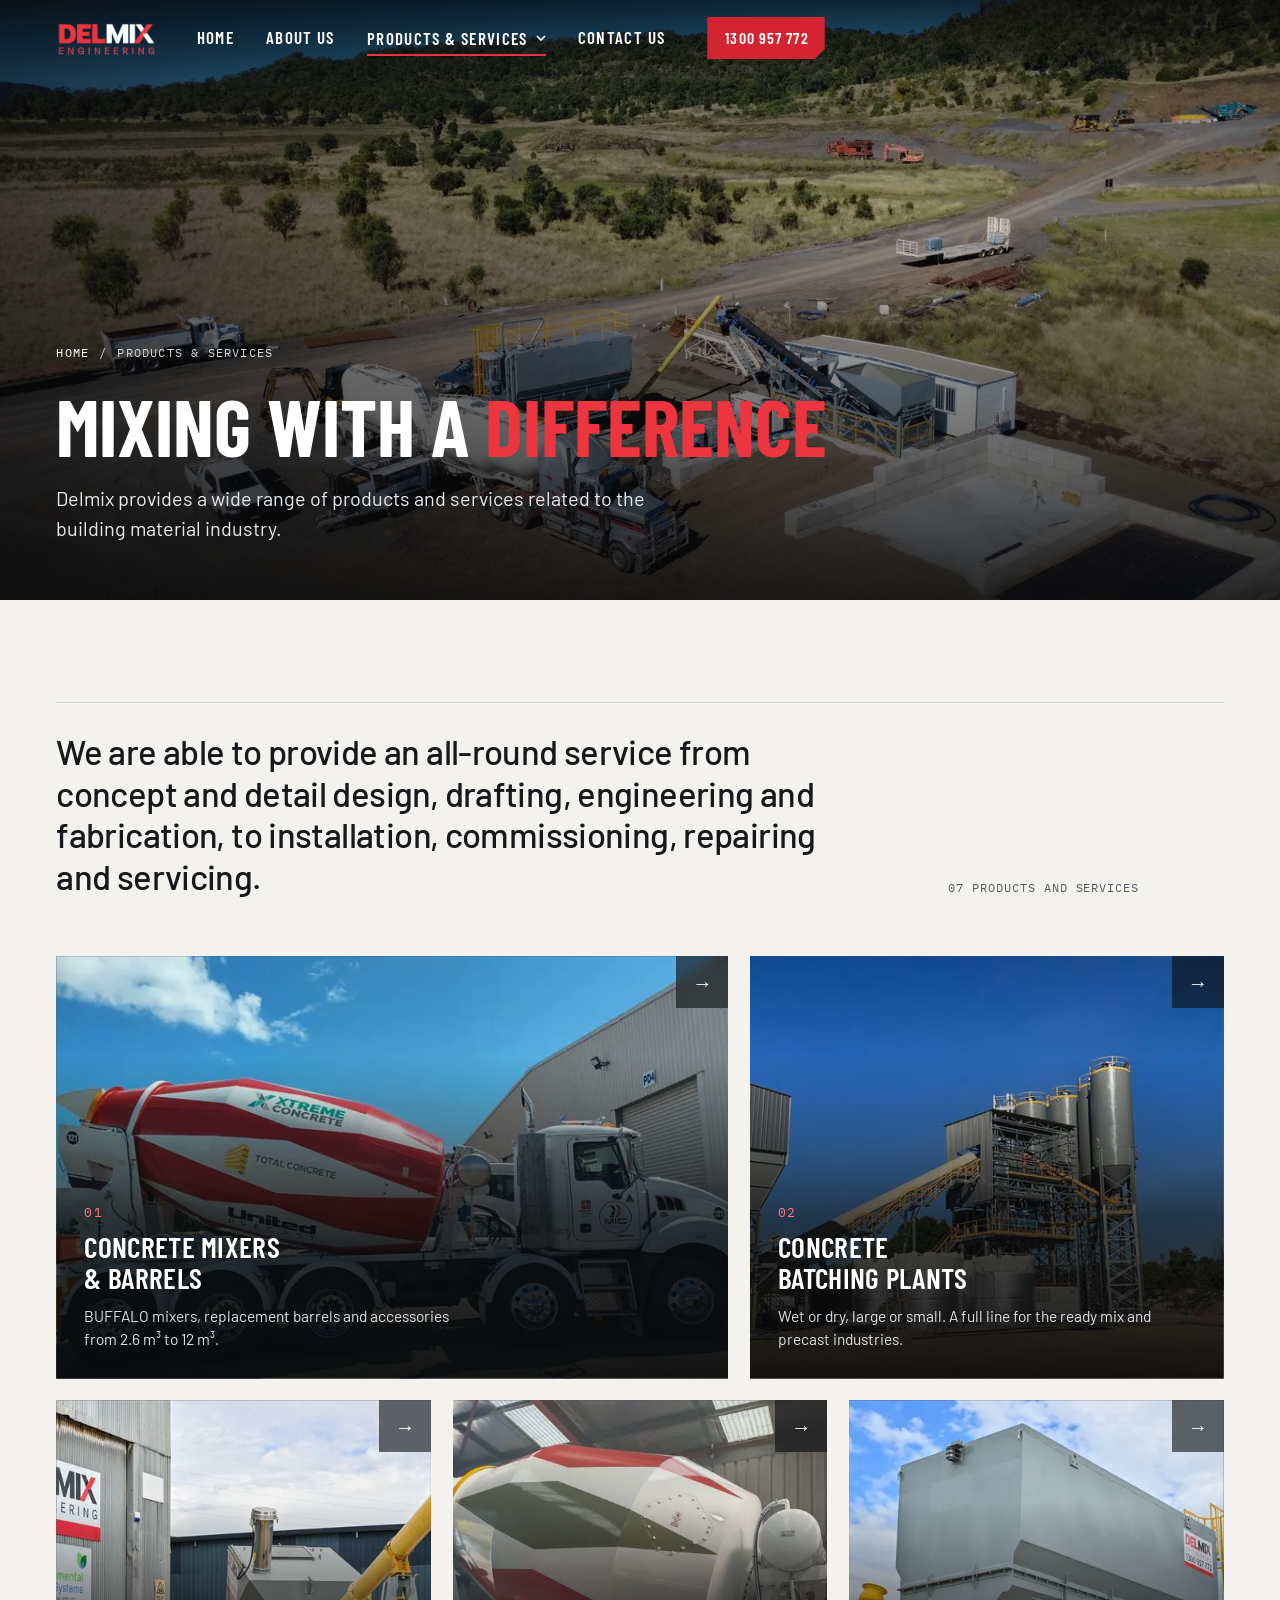
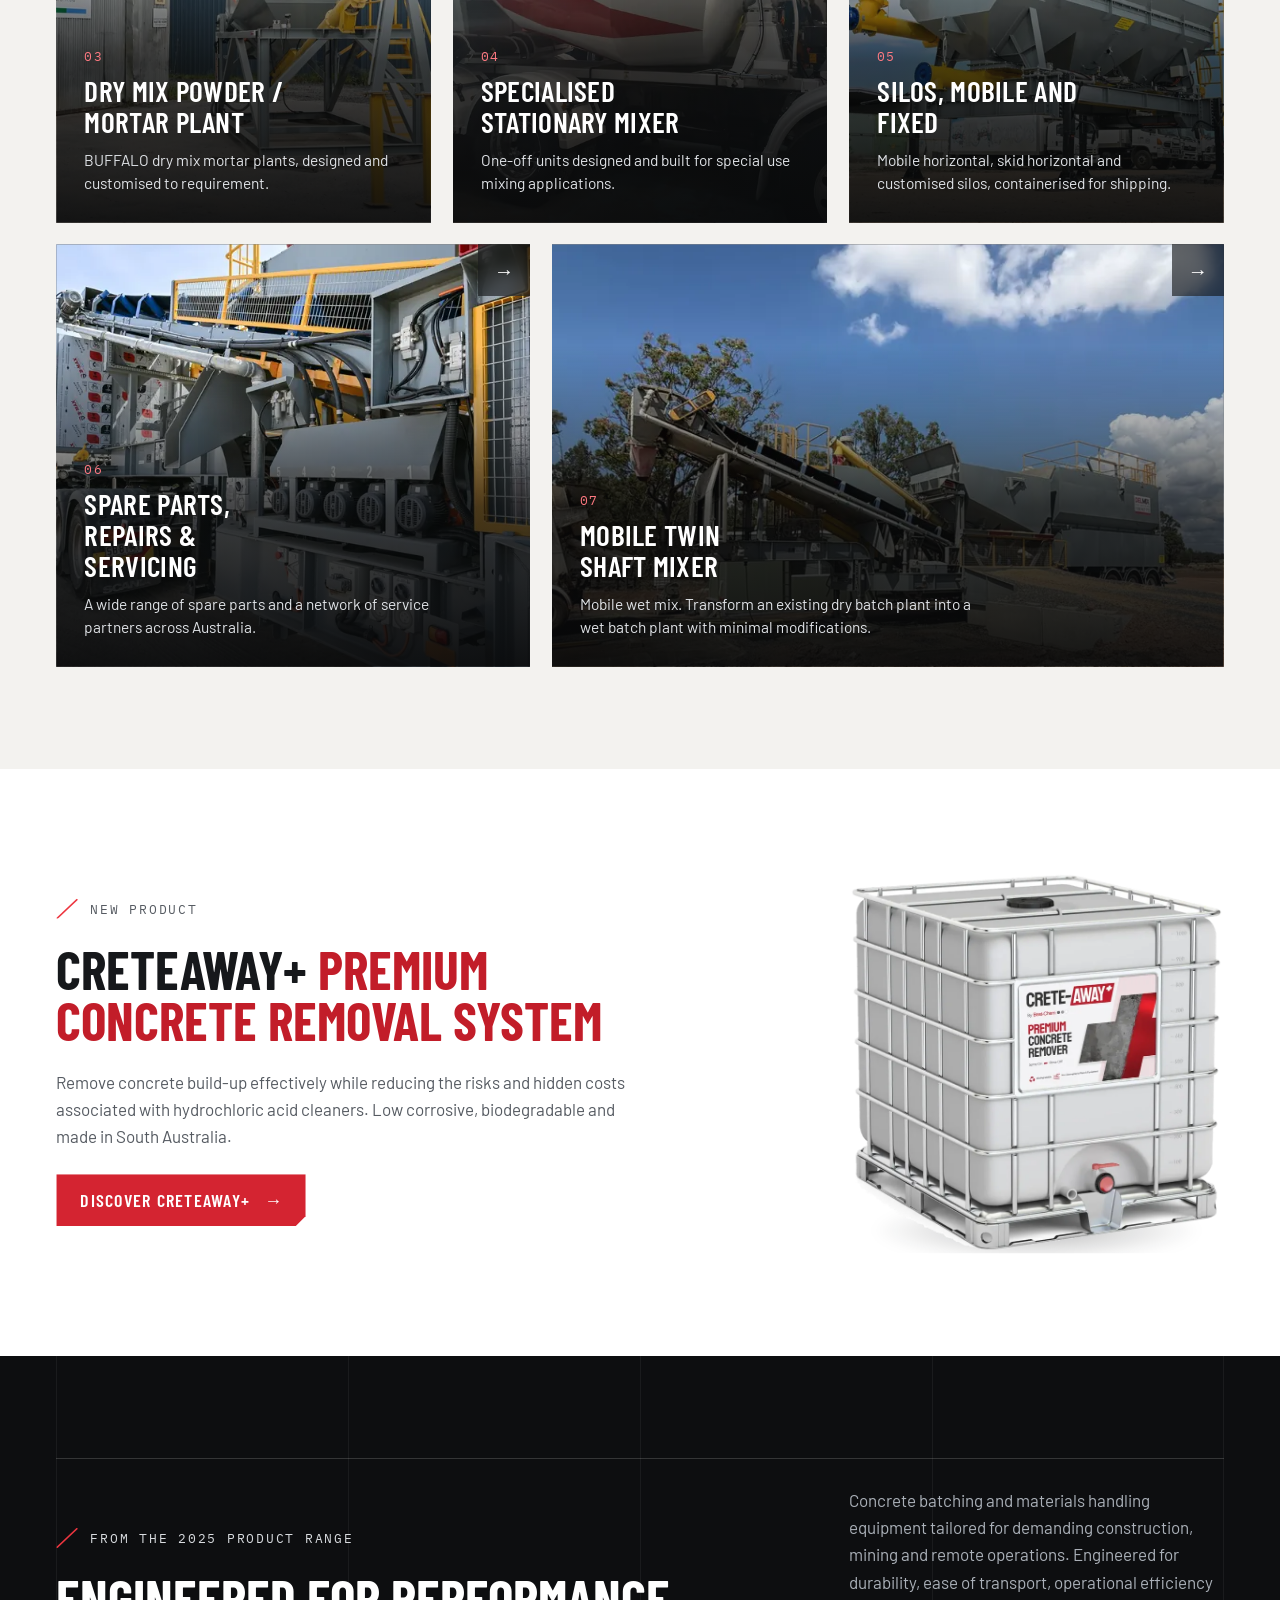
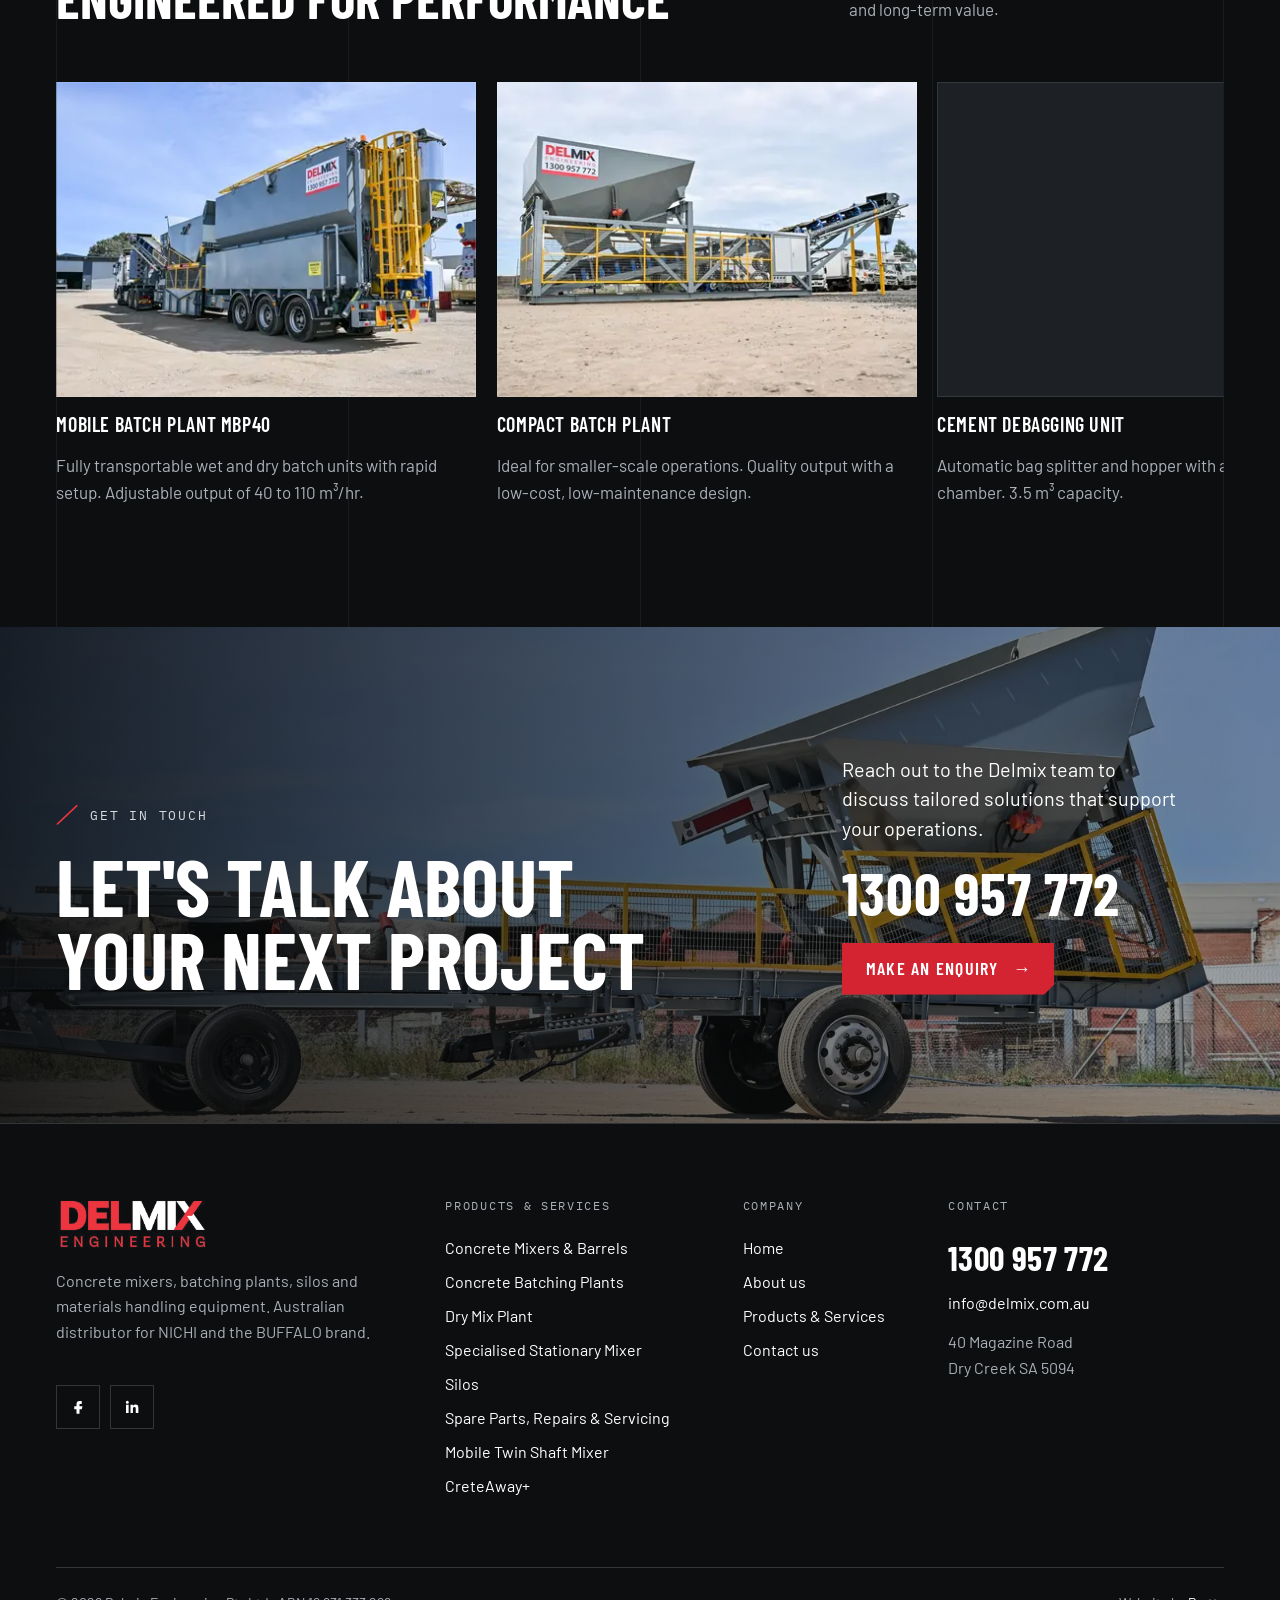
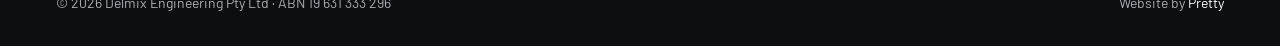
<file: products-and-services/index.html>
<!doctype html>
<html lang="en-AU" class="no-js">
<head>
<meta charset="utf-8">
<meta name="viewport" content="width=device-width, initial-scale=1">
<title>Products and Services | Delmix Engineering</title>
<meta name="description" content="Concrete mixers and barrels, concrete batching plants, dry mix powder and mortar plants, specialised stationary mixers, silos, spare parts, repairs and servicing, and mobile twin shaft mixers.">
<link rel="canonical" href="https://delmix.com.au/products-and-services/">
<meta name="theme-color" content="#0d0e10">
<meta property="og:type" content="website">
<meta property="og:site_name" content="Delmix Engineering">
<meta property="og:title" content="Products and Services | Delmix Engineering">
<meta property="og:description" content="Concrete mixers and barrels, concrete batching plants, dry mix powder and mortar plants, specialised stationary mixers, silos, spare parts, repairs and servicing, and mobile twin shaft mixers.">
<meta property="og:url" content="https://delmix.com.au/products-and-services/">
<meta property="og:image" content="https://delmix.com.au/assets/img/og-image.jpg">
<meta property="og:image:width" content="1200">
<meta property="og:image:height" content="630">
<meta property="og:locale" content="en_AU">
<meta name="twitter:card" content="summary_large_image">
<link rel="icon" href="../favicon.ico" sizes="32x32">
<link rel="icon" href="../assets/img/favicon.svg" type="image/svg+xml">
<link rel="apple-touch-icon" href="../assets/img/apple-touch-icon.png">
<link rel="preload" href="../assets/fonts/barlow-condensed-latin-700-normal.woff2" as="font" type="font/woff2" crossorigin>
<link rel="preload" href="../assets/fonts/barlow-latin-400-normal.woff2" as="font" type="font/woff2" crossorigin>
<link rel="stylesheet" href="../assets/css/site.css">
<!-- Google Tag Manager -->
<script>(function(w,d,s,l,i){w[l]=w[l]||[];w[l].push({'gtm.start':new Date().getTime(),event:'gtm.js'});var f=d.getElementsByTagName(s)[0],j=d.createElement(s),dl=l!='dataLayer'?'&l='+l:'';j.async=true;j.src='https://www.googletagmanager.com/gtm.js?id='+i+dl;f.parentNode.insertBefore(j,f);})(window,document,'script','dataLayer','GTM-TG7H7WQ');</script>
<!-- End Google Tag Manager -->
<script src="../assets/js/site.js" defer></script>
<script type="application/ld+json">{"@context": "https://schema.org", "@type": "BreadcrumbList", "itemListElement": [{"@type": "ListItem", "position": 1, "name": "Home", "item": "https://delmix.com.au/"}, {"@type": "ListItem", "position": 2, "name": "Products & services", "item": "https://delmix.com.au/products-and-services/"}]}</script>
</head>
<body>
<noscript><iframe src="https://www.googletagmanager.com/ns.html?id=GTM-TG7H7WQ" height="0" width="0" style="display:none;visibility:hidden" title="Google Tag Manager"></iframe></noscript>
<div class="page">
<a class="skip" href="#main">Skip to content</a>
<header class="hdr sub-open">
<div class="hdr-in">
<a class="logo" href="../" aria-label="Delmix Engineering home"><img src="../assets/img/logo-on-dark-sm.png" srcset="../assets/img/logo-on-dark-sm.png 1x, ../assets/img/logo-on-dark.png 2x" alt="Delmix Engineering" width="110" height="38"></a>
<nav aria-label="Main"><ul class="nav">
<li><a href="../">Home</a></li>
<li><a href="../about-us/">About us</a></li>
<li><button type="button" class="on" aria-expanded="false" aria-controls="mega">Products &amp; Services <svg class="chev" viewBox="0 0 10 10" fill="none" stroke="currentColor" stroke-width="1.6" aria-hidden="true"><path d="M1 3l4 4 4-4"></path></svg></button>
<div class="mega" id="mega">
<div class="mega-in">
<ul class="mega-list">
<li><a href="../products-and-services/concrete-mixers-and-barrels/"><span class="mono">01</span><b>Concrete Mixers &amp; Barrels</b><small>BUFFALO mixers and replacement barrels, 2.6 to 12 m³</small></a></li>
<li><a href="../products-and-services/concrete-batching-plant/"><span class="mono">02</span><b>Concrete Batching Plants</b><small>Dry, wet and mobile plants for ready mix and precast</small></a></li>
<li><a href="../products-and-services/dry-mix-plant/"><span class="mono">03</span><b>Dry Mix Plant</b><small>Mortar and powder plants, designed to requirement</small></a></li>
<li><a href="../products-and-services/specialised-stationary-mixer/"><span class="mono">04</span><b>Specialised Stationary Mixer</b><small>One-off units for special mixing applications</small></a></li>
<li><a href="../products-and-services/silos/"><span class="mono">05</span><b>Silos</b><small>Mobile, skid and customised horizontal silos</small></a></li>
<li><a href="../products-and-services/spare-parts/"><span class="mono">06</span><b>Spare Parts, Repairs &amp; Servicing</b><small>Parts and service partners across Australia</small></a></li>
<li><a href="../products-and-services/mobile-mixers/"><span class="mono">07</span><b>Mobile Twin Shaft Mixer</b><small>Mobile wet mix: BMTS-2000, 3000 and 4000</small></a></li>
<li><a href="../products-and-services/creteaway-plus/"><span class="mono">08</span><b>CreteAway+ <span class="tag-new">New</span></b><small>Premium concrete removal system</small></a></li>
</ul>
<a class="mega-feat" href="../products-and-services/concrete-batching-plant/"><img src="../assets/img/mbp-rear34-1600.webp" srcset="../assets/img/mbp-rear34-480.webp 480w, ../assets/img/mbp-rear34-800.webp 800w, ../assets/img/mbp-rear34-1200.webp 1200w, ../assets/img/mbp-rear34-1600.webp 1600w, ../assets/img/mbp-rear34-2000.webp 2000w" sizes="380px" width="2000" height="1333" alt="" loading="lazy" decoding="async"><span>Mobile batch plants.<br>Producing in hours.</span></a>
</div>
</div>
</li>
<li><a href="../contact-us/">Contact us</a></li>
</ul></nav>
<a class="btn hdr-call" href="tel:1300957772" aria-label="Call Delmix on 1300 957 772">1300 957 772</a>
<button type="button" class="burger" aria-label="Open menu" aria-expanded="false" aria-controls="mnav"><i></i><i></i><i></i></button>
<div class="hdr-bar" aria-hidden="true"></div>
</div>
<nav class="mnav" id="mnav" aria-label="Main menu">
<a href="../">Home</a>
<a href="../about-us/">About us</a>
<button type="button" aria-expanded="true" aria-controls="msub">Products &amp; Services <svg class="chev" viewBox="0 0 10 10" fill="none" stroke="currentColor" stroke-width="1.4" aria-hidden="true"><path d="M1 3l4 4 4-4"></path></svg></button>
<div class="msub" id="msub"><ul>
<li><a href="../products-and-services/concrete-mixers-and-barrels/"><span class="mono">01</span>Concrete Mixers &amp; Barrels</a></li>
<li><a href="../products-and-services/concrete-batching-plant/"><span class="mono">02</span>Concrete Batching Plants</a></li>
<li><a href="../products-and-services/dry-mix-plant/"><span class="mono">03</span>Dry Mix Plant</a></li>
<li><a href="../products-and-services/specialised-stationary-mixer/"><span class="mono">04</span>Specialised Stationary Mixer</a></li>
<li><a href="../products-and-services/silos/"><span class="mono">05</span>Silos</a></li>
<li><a href="../products-and-services/spare-parts/"><span class="mono">06</span>Spare Parts, Repairs &amp; Servicing</a></li>
<li><a href="../products-and-services/mobile-mixers/"><span class="mono">07</span>Mobile Twin Shaft Mixer</a></li>
<li><a href="../products-and-services/creteaway-plus/"><span class="mono">08</span>CreteAway+ <span class="tag-new">New</span></a></li>
</ul></div>
<a href="../contact-us/">Contact us</a>
<div class="mnav-foot">
<a class="tel" href="tel:1300957772">1300 957 772</a>
<a class="btn" href="../contact-us/#enquiry">Make an enquiry <span class="ar" aria-hidden="true">&rarr;</span></a>
</div>
</nav>
</header>

<main id="main">
<section class="phead">
<img class="bgi" src="../assets/img/aerial-site-1600.webp" srcset="../assets/img/aerial-site-480.webp 480w, ../assets/img/aerial-site-800.webp 800w, ../assets/img/aerial-site-1200.webp 1200w, ../assets/img/aerial-site-1600.webp 1600w, ../assets/img/aerial-site-2000.webp 2000w" sizes="100vw" width="2000" height="1125" alt="" loading="lazy" decoding="async">
<div class="shade"></div>
<div class="wrap phead-in">
<nav class="crumbs" aria-label="Breadcrumb"><a href="../">Home</a><span aria-hidden="true">/</span><span aria-current="page">Products &amp; services</span></nav>
<h1 class="h1" data-rv>Mixing with a <span class="red">difference</span></h1>
<p class="lead" data-rv data-d="1">Delmix provides a wide range of products and services related to the building material industry.</p>
</div>
</section>

<section class="sec paper" aria-labelledby="h-all">
<div class="wrap">
<div class="sechead">
<h2 class="statement c8" id="h-all" data-rv>We are able to provide an all-round service from concept and detail design, drafting, engineering and fabrication, to installation, commissioning, repairing and servicing.</h2>
<p class="c3 s10 mono muted" data-rv style="grid-column-start: 10">07 products and services</p>
</div>
<div class="bento">
<a class="bcard b7" href="../products-and-services/concrete-mixers-and-barrels/" data-rv><img src="../assets/img/mixer-8-6m-1600.webp" srcset="../assets/img/mixer-8-6m-480.webp 480w, ../assets/img/mixer-8-6m-800.webp 800w, ../assets/img/mixer-8-6m-1200.webp 1200w, ../assets/img/mixer-8-6m-1600.webp 1600w" sizes="(max-width: 640px) 100vw, (max-width: 960px) 50vw, 58vw" width="1600" height="900" alt="Concrete mixer truck with red and white BUFFALO barrel" loading="lazy" decoding="async"><span class="go" aria-hidden="true">&rarr;</span><span class="num">01</span><h3 class="h3">Concrete Mixers &amp; Barrels</h3><p>BUFFALO mixers, replacement barrels and accessories from 2.6 m³ to 12 m³.</p></a>
<a class="bcard b5" href="../products-and-services/concrete-batching-plant/" data-rv><img src="../assets/img/katherine-wet-plant-1600.webp" srcset="../assets/img/katherine-wet-plant-480.webp 480w, ../assets/img/katherine-wet-plant-800.webp 800w, ../assets/img/katherine-wet-plant-1200.webp 1200w, ../assets/img/katherine-wet-plant-1600.webp 1600w" sizes="(max-width: 640px) 100vw, (max-width: 960px) 50vw, 58vw" width="1600" height="900" alt="Wet concrete batching plant with silos in Katherine" loading="lazy" decoding="async"><span class="go" aria-hidden="true">&rarr;</span><span class="num">02</span><h3 class="h3">Concrete Batching Plants</h3><p>Wet or dry, large or small. A full line for the ready mix and precast industries.</p></a>
<a class="bcard " href="../products-and-services/dry-mix-plant/" data-rv><img src="../assets/img/debagging-unit-1600.webp" srcset="../assets/img/debagging-unit-480.webp 480w, ../assets/img/debagging-unit-800.webp 800w, ../assets/img/debagging-unit-1200.webp 1200w, ../assets/img/debagging-unit-1600.webp 1600w, ../assets/img/debagging-unit-2000.webp 2000w" sizes="(max-width: 640px) 100vw, (max-width: 960px) 50vw, 58vw" width="2000" height="1333" alt="Delmix cement debagging unit with screw conveyor outside the workshop" loading="lazy" decoding="async"><span class="go" aria-hidden="true">&rarr;</span><span class="num">03</span><h3 class="h3">Dry Mix Powder / Mortar Plant</h3><p>BUFFALO dry mix mortar plants, designed and customised to requirement.</p></a>
<a class="bcard " href="../products-and-services/specialised-stationary-mixer/" data-rv><img src="../assets/img/mixer-7-5m-1600.webp" srcset="../assets/img/mixer-7-5m-480.webp 480w, ../assets/img/mixer-7-5m-800.webp 800w, ../assets/img/mixer-7-5m-1200.webp 1200w, ../assets/img/mixer-7-5m-1600.webp 1600w, ../assets/img/mixer-7-5m-2000.webp 2000w" sizes="(max-width: 640px) 100vw, (max-width: 960px) 50vw, 58vw" width="2000" height="1500" alt="7.5 metre mixer barrel in the workshop" loading="lazy" decoding="async"><span class="go" aria-hidden="true">&rarr;</span><span class="num">04</span><h3 class="h3">Specialised Stationary Mixer</h3><p>One-off units designed and built for special use mixing applications.</p></a>
<a class="bcard " href="../products-and-services/silos/" data-rv><img src="../assets/img/skid-silo-34-1600.webp" srcset="../assets/img/skid-silo-34-480.webp 480w, ../assets/img/skid-silo-34-800.webp 800w, ../assets/img/skid-silo-34-1200.webp 1200w, ../assets/img/skid-silo-34-1600.webp 1600w, ../assets/img/skid-silo-34-2000.webp 2000w" sizes="(max-width: 640px) 100vw, (max-width: 960px) 50vw, 58vw" width="2000" height="1333" alt="Skid mounted horizontal cement silo" loading="lazy" decoding="async"><span class="go" aria-hidden="true">&rarr;</span><span class="num">05</span><h3 class="h3">Silos, Mobile and Fixed</h3><p>Mobile horizontal, skid horizontal and customised silos, containerised for shipping.</p></a>
<a class="bcard b5" href="../products-and-services/spare-parts/" data-rv><img src="../assets/img/mbp-electrics-1600.webp" srcset="../assets/img/mbp-electrics-480.webp 480w, ../assets/img/mbp-electrics-800.webp 800w, ../assets/img/mbp-electrics-1200.webp 1200w, ../assets/img/mbp-electrics-1600.webp 1600w, ../assets/img/mbp-electrics-2000.webp 2000w" sizes="(max-width: 640px) 100vw, (max-width: 960px) 50vw, 58vw" width="2000" height="1333" alt="Motors and electrical connections on a mobile batch plant" loading="lazy" decoding="async"><span class="go" aria-hidden="true">&rarr;</span><span class="num">06</span><h3 class="h3">Spare Parts, Repairs &amp; Servicing</h3><p>A wide range of spare parts and a network of service partners across Australia.</p></a>
<a class="bcard b7" href="../products-and-services/mobile-mixers/" data-rv><img src="../assets/img/mbp-onsite-1385.webp" srcset="../assets/img/mbp-onsite-480.webp 480w, ../assets/img/mbp-onsite-800.webp 800w, ../assets/img/mbp-onsite-1200.webp 1200w, ../assets/img/mbp-onsite-1385.webp 1385w" sizes="(max-width: 640px) 100vw, (max-width: 960px) 50vw, 58vw" width="1385" height="767" alt="Mobile wet mix plant charging a concrete truck on a regional site" loading="lazy" decoding="async"><span class="go" aria-hidden="true">&rarr;</span><span class="num">07</span><h3 class="h3">Mobile Twin Shaft Mixer</h3><p>Mobile wet mix. Transform an existing dry batch plant into a wet batch plant with minimal modifications.</p></a>
</div>
</div>
</section>

<section class="sec white" aria-labelledby="h-ca">
<div class="wrap split">
<div class="c7 stack g24">
<p class="eyebrow" data-rv>New product</p>
<h2 class="h2" id="h-ca" data-rv>CreteAway+ <span class="red">premium concrete removal system</span></h2>
<p class="muted" data-rv style="max-width: 60ch">Remove concrete build-up effectively while reducing the risks and hidden costs associated with hydrochloric acid cleaners. Low corrosive, biodegradable and made in South Australia.</p>
<div class="btns" data-rv><a class="btn" href="../products-and-services/creteaway-plus/">Discover CreteAway+ <span class="ar" aria-hidden="true">&rarr;</span></a></div>
</div>
<div class="c4 s9" data-rv style="display: flex; justify-content: center"><div class="pstage"><img class="pshot" src="../assets/img/ca-ibc-1200.webp" srcset="../assets/img/ca-ibc-480.webp 480w, ../assets/img/ca-ibc-800.webp 800w, ../assets/img/ca-ibc-1200.webp 1200w" sizes="(max-width: 960px) 80vw, 40vw" width="1200" height="1222" alt="CreteAway+ premium concrete remover in a bulk IBC container" loading="eager" decoding="async"></div></div>
</div>
</section>

<section class="sec dark" aria-labelledby="h-more">
<div class="wrap">
<div class="sechead">
<div class="c7 stack g24"><p class="eyebrow" data-rv>From the 2025 product range</p><h2 class="h2" id="h-more" data-rv>Engineered for performance</h2></div>
<p class="c4 s9 muted" data-rv>Concrete batching and materials handling equipment tailored for demanding construction, mining and remote operations. Engineered for durability, ease of transport, operational efficiency and long-term value.</p>
</div>
<div class="rail" tabindex="0" role="region" aria-label="More from the Delmix range" data-rv>
<a href="../products-and-services/concrete-batching-plant/"><figure class="fig r43"><img src="../assets/img/mbp-rear-ladder-1600.webp" srcset="../assets/img/mbp-rear-ladder-480.webp 480w, ../assets/img/mbp-rear-ladder-800.webp 800w, ../assets/img/mbp-rear-ladder-1200.webp 1200w, ../assets/img/mbp-rear-ladder-1600.webp 1600w, ../assets/img/mbp-rear-ladder-2000.webp 2000w" sizes="(max-width: 640px) 78vw, 420px" width="2000" height="1333" alt="Mobile batch plant MBP40 with caged ladder and silo" loading="lazy" decoding="async"></figure><h3 class="h4">Mobile Batch Plant MBP40</h3><p class="muted">Fully transportable wet and dry batch units with rapid setup. Adjustable output of 40 to 110 m³/hr.</p></a>
<a href="../products-and-services/concrete-batching-plant/"><figure class="fig r43"><img src="../assets/img/compact-plant-1600.webp" srcset="../assets/img/compact-plant-480.webp 480w, ../assets/img/compact-plant-800.webp 800w, ../assets/img/compact-plant-1200.webp 1200w, ../assets/img/compact-plant-1600.webp 1600w, ../assets/img/compact-plant-2000.webp 2000w" sizes="(max-width: 640px) 78vw, 420px" width="2000" height="1333" alt="Compact batch plant with hopper and inclined conveyor" loading="lazy" decoding="async"></figure><h3 class="h4">Compact Batch Plant</h3><p class="muted">Ideal for smaller-scale operations. Quality output with a low-cost, low-maintenance design.</p></a>
<a href="../contact-us/"><figure class="fig r43"><img src="../assets/img/debagging-unit-1600.webp" srcset="../assets/img/debagging-unit-480.webp 480w, ../assets/img/debagging-unit-800.webp 800w, ../assets/img/debagging-unit-1200.webp 1200w, ../assets/img/debagging-unit-1600.webp 1600w, ../assets/img/debagging-unit-2000.webp 2000w" sizes="(max-width: 640px) 78vw, 420px" width="2000" height="1333" alt="Cement debagging unit" loading="lazy" decoding="async"></figure><h3 class="h4">Cement Debagging Unit</h3><p class="muted">Automatic bag splitter and hopper with a dust-controlled chamber. 3.5 m³ capacity.</p></a>
<a href="../products-and-services/silos/"><figure class="fig r43"><img src="../assets/img/silo-trailer-blue-1600.webp" srcset="../assets/img/silo-trailer-blue-480.webp 480w, ../assets/img/silo-trailer-blue-800.webp 800w, ../assets/img/silo-trailer-blue-1200.webp 1200w, ../assets/img/silo-trailer-blue-1600.webp 1600w, ../assets/img/silo-trailer-blue-2000.webp 2000w" sizes="(max-width: 960px) 100vw, 58vw" width="2000" height="1333" alt="Horizontal cement silo on a road registered trailer" loading="lazy" decoding="async"></figure><h3 class="h4">Batch Plant &amp; Silo Trailers</h3><p class="muted">Heavy-duty trailers purpose-built for easy relocation of mobile batching equipment and silos.</p></a>
<a href="../contact-us/"><figure class="fig r43"><img src="../assets/img/conveyor-low-1600.webp" srcset="../assets/img/conveyor-low-480.webp 480w, ../assets/img/conveyor-low-800.webp 800w, ../assets/img/conveyor-low-1200.webp 1200w, ../assets/img/conveyor-low-1600.webp 1600w, ../assets/img/conveyor-low-2000.webp 2000w" sizes="(max-width: 960px) 100vw, 58vw" width="2000" height="1333" alt="Inclined batch conveyor and feed hopper" loading="lazy" decoding="async"></figure><h3 class="h4">Radial Stackers &amp; Ancillary Equipment</h3><p class="muted">Radial stackers from 15 m to 30 m+, automated control systems, batch huts, material bins and slump stands.</p></a>
</div>
</div>
</section>
<section class="cta" aria-labelledby="h-cta">
<img class="bgi" src="../assets/img/hopper-trailer-1600.webp" srcset="../assets/img/hopper-trailer-480.webp 480w, ../assets/img/hopper-trailer-800.webp 800w, ../assets/img/hopper-trailer-1200.webp 1200w, ../assets/img/hopper-trailer-1600.webp 1600w, ../assets/img/hopper-trailer-2000.webp 2000w" sizes="100vw" width="2000" height="1333" alt="" loading="lazy" decoding="async">
<div class="shade"></div>
<div class="wrap cta-in">
<div class="stack g24"><p class="eyebrow" data-rv>Get in touch</p><h2 class="h1" id="h-cta" data-rv>Let's talk about your next project</h2></div>
<div class="cta-side" data-rv data-d="1">
<p class="lead">Reach out to the Delmix team to discuss tailored solutions that support your operations.</p>
<a class="tel" href="tel:1300957772">1300 957 772</a>
<a class="btn" href="../contact-us/#enquiry">Make an enquiry <span class="ar" aria-hidden="true">&rarr;</span></a>
</div>
</div>
</section>

</main>
<footer class="ftr">
<div class="ftr-in">
<div class="ftr-top">
<div style="display: flex; flex-direction: column; gap: 20px; max-width: 360px">
<a class="ftr-logo" href="../" aria-label="Delmix Engineering home"><img src="../assets/img/logo-on-dark-sm.png" srcset="../assets/img/logo-on-dark-sm.png 1x, ../assets/img/logo-on-dark.png 2x" alt="Delmix Engineering" width="150" height="52" loading="lazy"></a>
<p style="color: #aab0b8">Concrete mixers, batching plants, silos and materials handling equipment. Australian distributor for NICHI and the BUFFALO brand.</p>
<div class="soc">
<a href="https://www.facebook.com/Delmixengineering/" aria-label="Delmix Engineering on Facebook"><svg viewBox="0 0 24 24" fill="currentColor" aria-hidden="true"><path d="M14 8h3V4h-3a4 4 0 00-4 4v3H7v4h3v6h4v-6h3l1-4h-4V8z"></path></svg></a>
<a href="https://www.linkedin.com/company/delmix-engineering" aria-label="Delmix Engineering on LinkedIn"><svg viewBox="0 0 24 24" fill="currentColor" aria-hidden="true"><path d="M4 9h3.500v11H4zM5.750 3.500a2 2 0 110 4 2 2 0 010-4zM10 9h3.300v1.500c.600-1 1.800-1.800 3.500-1.800 3 0 3.700 2 3.700 4.700V20H17v-5.800c0-1.400-.500-2.300-1.800-2.300-1.400 0-2 1-2 2.400V20H10z"></path></svg></a>
</div>
</div>
<nav aria-label="Products and services">
<h2>Products &amp; services</h2>
<ul>
<li><a href="../products-and-services/concrete-mixers-and-barrels/">Concrete Mixers &amp; Barrels</a></li>
<li><a href="../products-and-services/concrete-batching-plant/">Concrete Batching Plants</a></li>
<li><a href="../products-and-services/dry-mix-plant/">Dry Mix Plant</a></li>
<li><a href="../products-and-services/specialised-stationary-mixer/">Specialised Stationary Mixer</a></li>
<li><a href="../products-and-services/silos/">Silos</a></li>
<li><a href="../products-and-services/spare-parts/">Spare Parts, Repairs &amp; Servicing</a></li>
<li><a href="../products-and-services/mobile-mixers/">Mobile Twin Shaft Mixer</a></li>
<li><a href="../products-and-services/creteaway-plus/">CreteAway+</a></li>
</ul>
</nav>
<nav aria-label="Company">
<h2>Company</h2>
<ul>
<li><a href="../">Home</a></li>
<li><a href="../about-us/">About us</a></li>
<li><a href="../products-and-services/">Products &amp; Services</a></li>
<li><a href="../contact-us/">Contact us</a></li>
</ul>
</nav>
<div>
<h2>Contact</h2>
<ul>
<li><a href="tel:1300957772" style="font-family: var(--disp); font-weight: 700; font-size: 34px; letter-spacing: .01em; min-height: 48px">1300 957 772</a></li>
<li><a href="mailto:info@delmix.com.au">info@delmix.com.au</a></li>
<li style="color: #aab0b8; margin-top: 10px">40 Magazine Road<br>Dry Creek SA 5094</li>
</ul>
</div>
</div>
<div class="ftr-bot">
<span>&copy; <span data-year>2026</span> Delmix Engineering Pty Ltd &middot; ABN 19 631 333 296</span>
<span>Website by <a href="https://pretty.com.au">Pretty</a></span>
</div>
</div>
</footer>

</div>
</body>
</html>
</file>
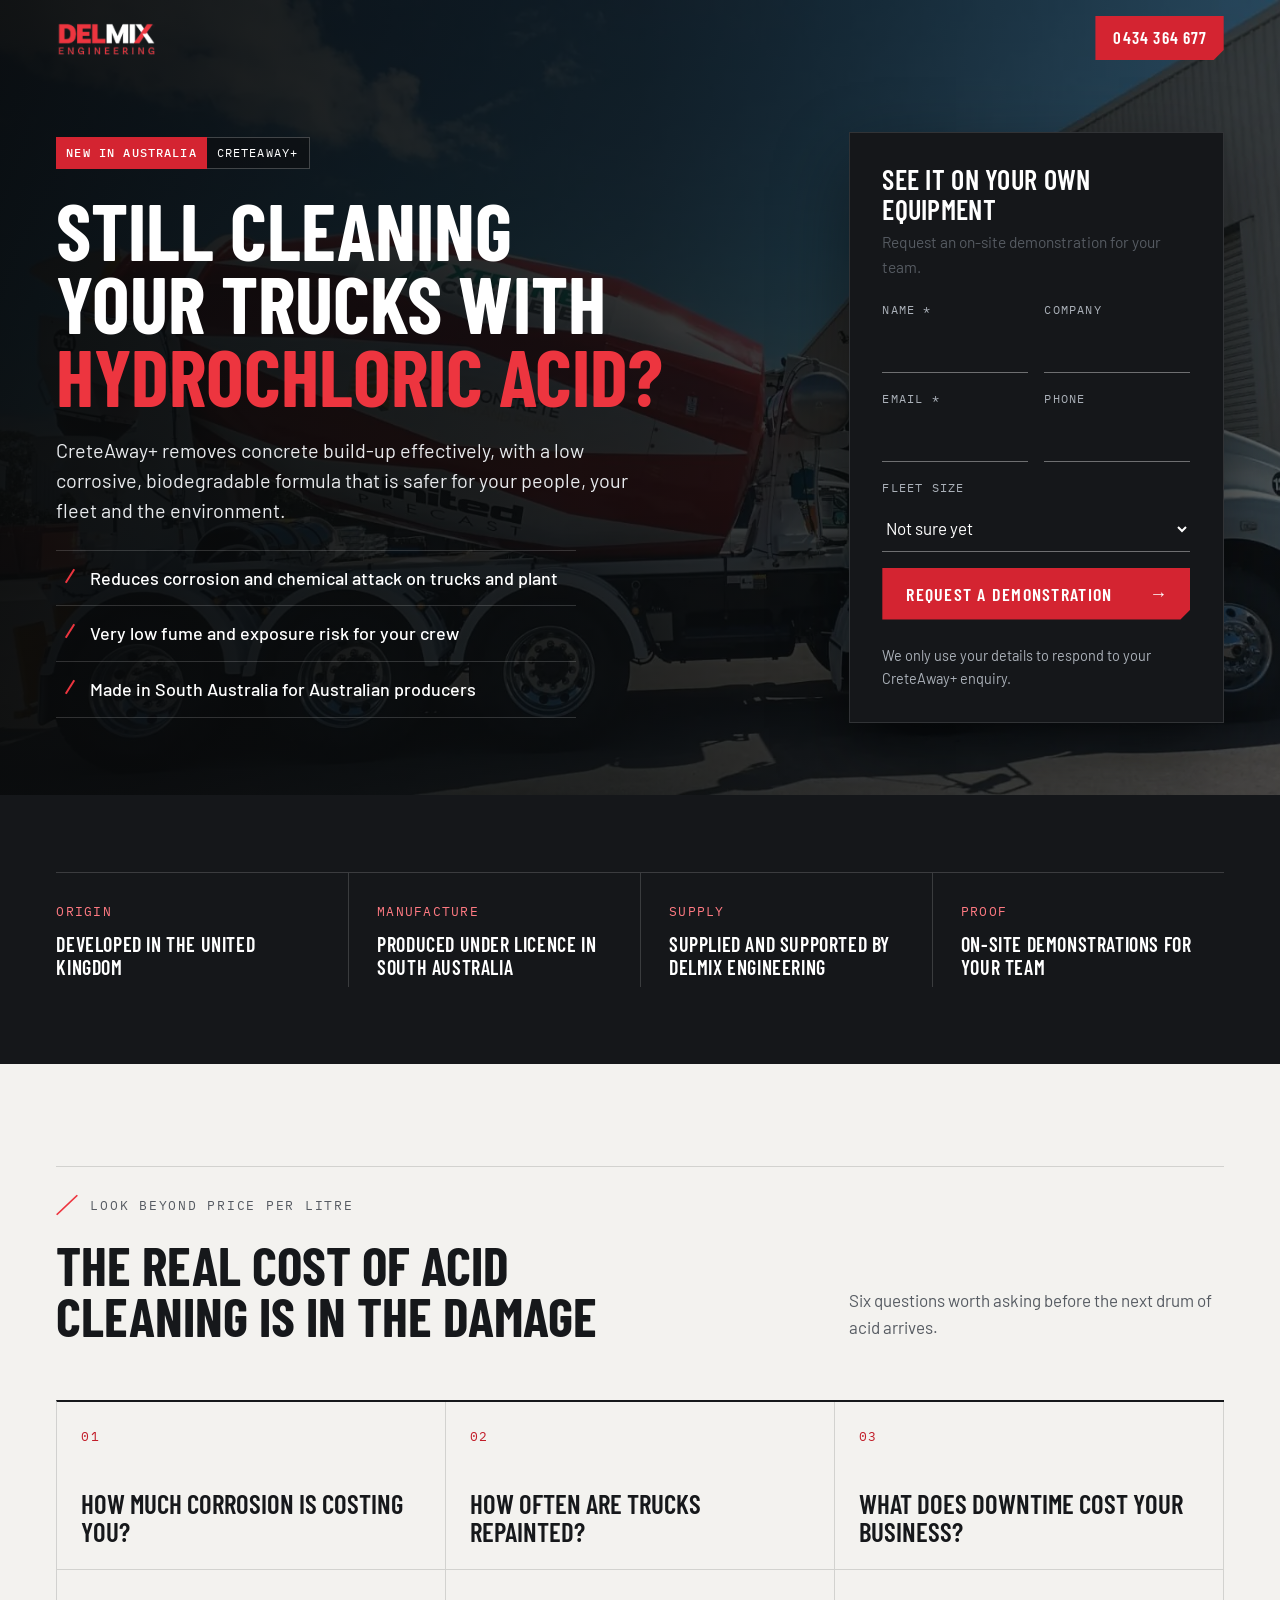
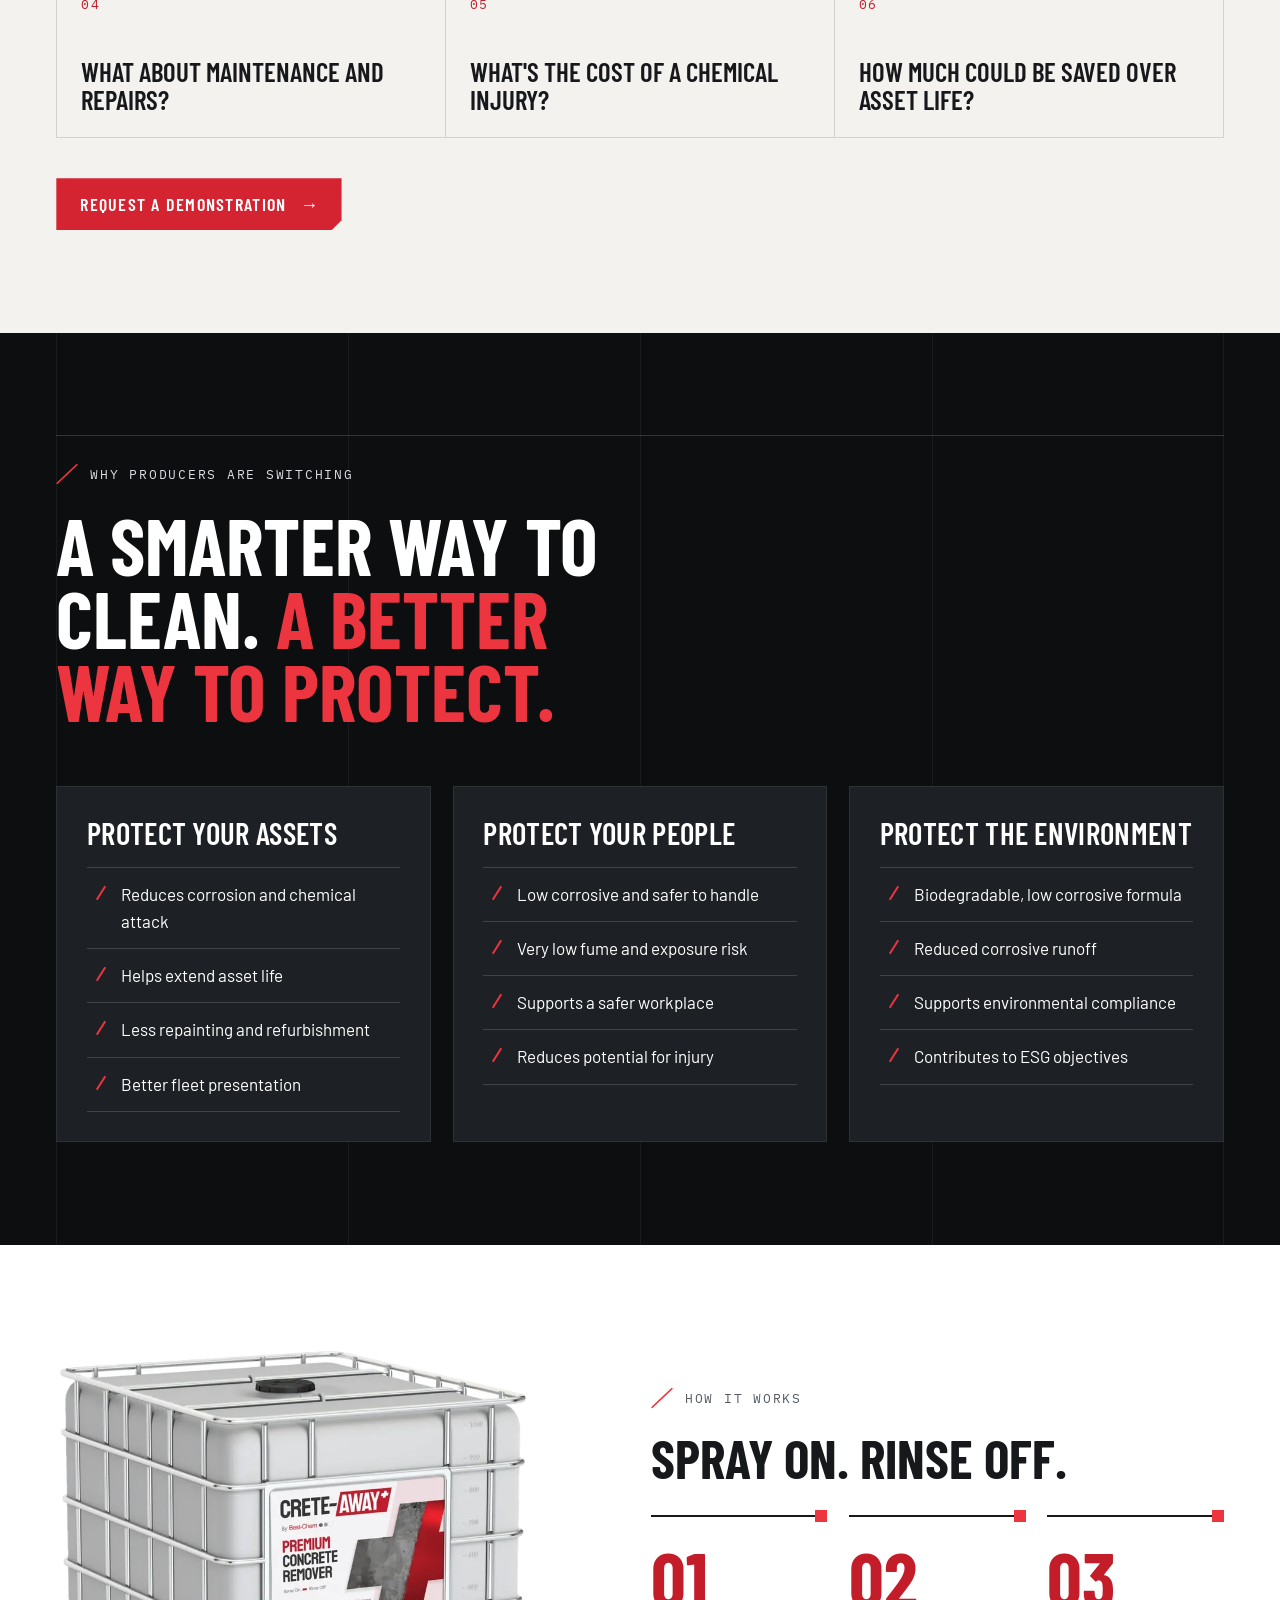
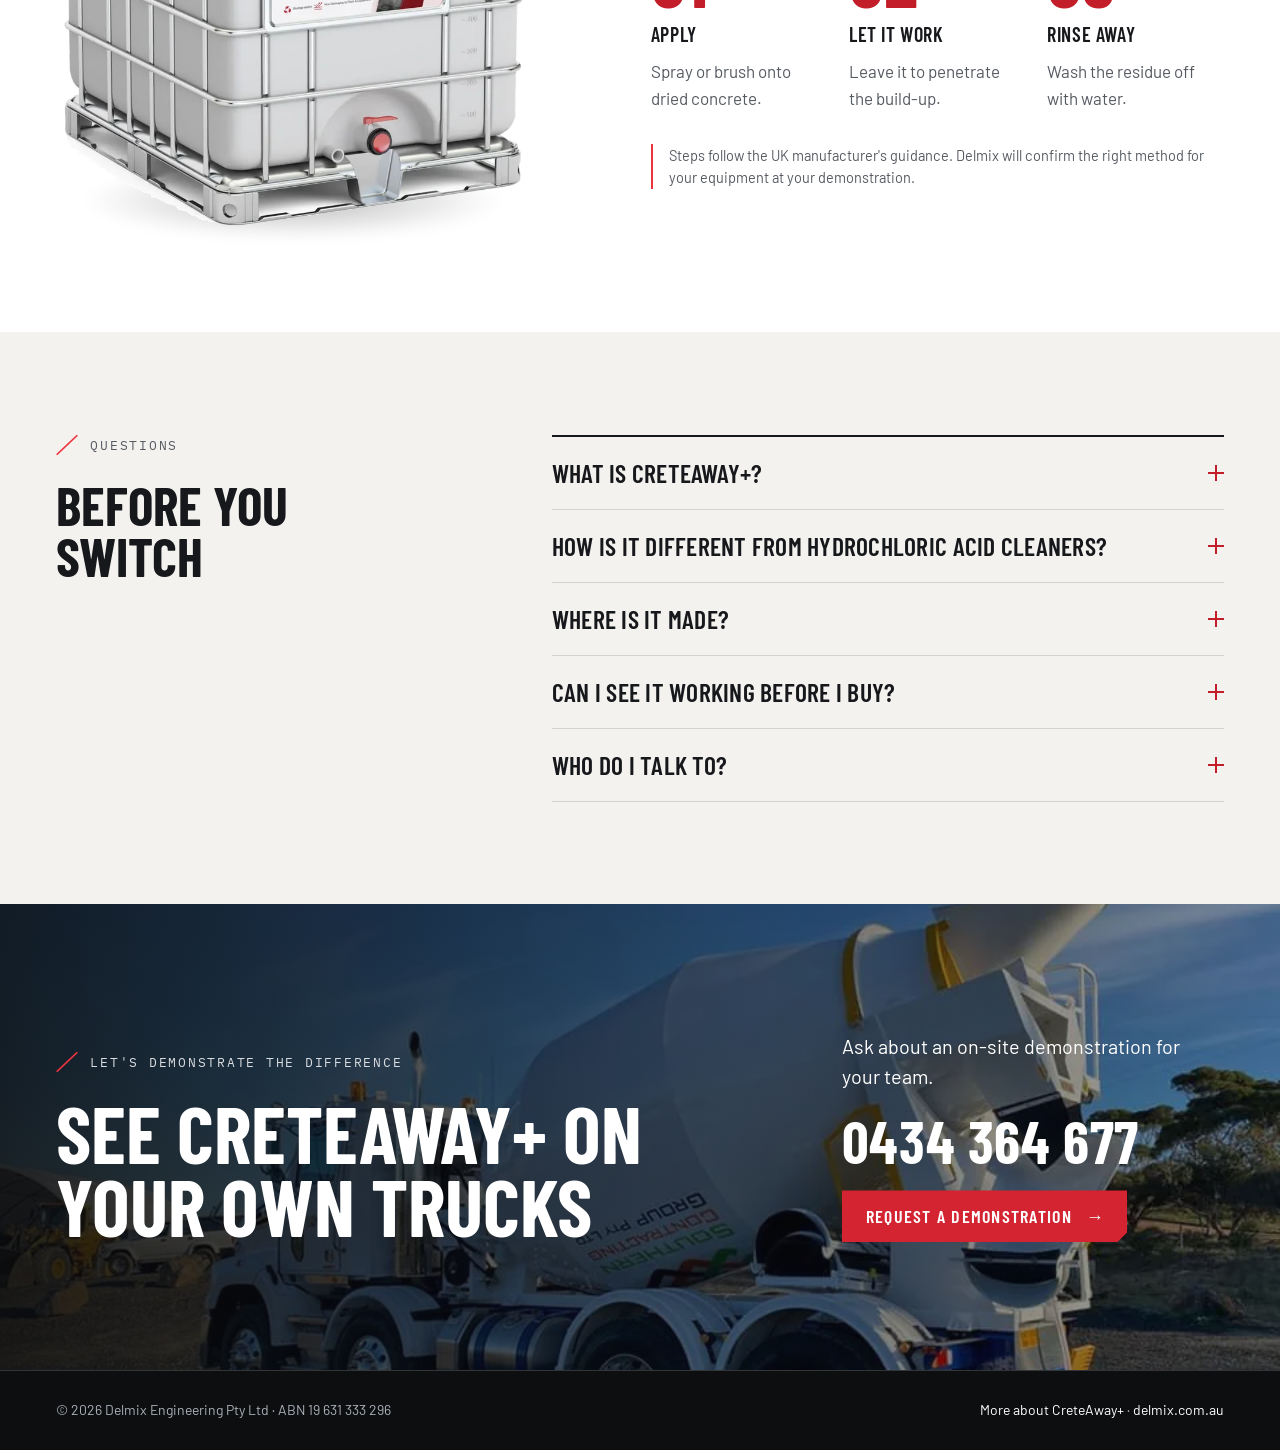
<file: lp/creteaway-plus/index.html>
<!doctype html>
<html lang="en-AU" class="no-js">
<head>
<meta charset="utf-8">
<meta name="viewport" content="width=device-width, initial-scale=1">
<title>CreteAway+ | A Safer Alternative to Hydrochloric Acid Concrete Cleaners</title>
<meta name="description" content="Still cleaning concrete trucks with hydrochloric acid? CreteAway+ removes build-up effectively with a low corrosive, biodegradable formula. Book an on-site demonstration with Delmix Engineering.">
<link rel="canonical" href="https://delmix.com.au/lp/creteaway-plus/">
<meta name="robots" content="noindex, follow">
<meta name="theme-color" content="#0d0e10">
<meta property="og:type" content="website">
<meta property="og:site_name" content="Delmix Engineering">
<meta property="og:title" content="CreteAway+ | A Safer Alternative to Hydrochloric Acid Concrete Cleaners">
<meta property="og:description" content="Still cleaning concrete trucks with hydrochloric acid? CreteAway+ removes build-up effectively with a low corrosive, biodegradable formula. Book an on-site demonstration with Delmix Engineering.">
<meta property="og:url" content="https://delmix.com.au/lp/creteaway-plus/">
<meta property="og:image" content="https://delmix.com.au/assets/img/og-creteaway-plus.jpg">
<meta property="og:image:width" content="1200">
<meta property="og:image:height" content="630">
<meta property="og:locale" content="en_AU">
<meta name="twitter:card" content="summary_large_image">
<link rel="icon" href="../../favicon.ico" sizes="32x32">
<link rel="icon" href="../../assets/img/favicon.svg" type="image/svg+xml">
<link rel="apple-touch-icon" href="../../assets/img/apple-touch-icon.png">
<link rel="preload" href="../../assets/fonts/barlow-condensed-latin-700-normal.woff2" as="font" type="font/woff2" crossorigin>
<link rel="preload" href="../../assets/fonts/barlow-latin-400-normal.woff2" as="font" type="font/woff2" crossorigin>
<link rel="stylesheet" href="../../assets/css/site.css">
<!-- Google Tag Manager -->
<script>(function(w,d,s,l,i){w[l]=w[l]||[];w[l].push({'gtm.start':new Date().getTime(),event:'gtm.js'});var f=d.getElementsByTagName(s)[0],j=d.createElement(s),dl=l!='dataLayer'?'&l='+l:'';j.async=true;j.src='https://www.googletagmanager.com/gtm.js?id='+i+dl;f.parentNode.insertBefore(j,f);})(window,document,'script','dataLayer','GTM-TG7H7WQ');</script>
<!-- End Google Tag Manager -->
<script src="../../assets/js/site.js" defer></script>
</head>
<body>
<noscript><iframe src="https://www.googletagmanager.com/ns.html?id=GTM-TG7H7WQ" height="0" width="0" style="display:none;visibility:hidden" title="Google Tag Manager"></iframe></noscript>
<div class="page lp">
<a class="skip" href="#main">Skip to content</a>
<header class="lpbar">
<div class="wrap lpbar-in">
<a class="logo" href="../../" aria-label="Delmix Engineering"><img src="../../assets/img/logo-on-dark-sm.png" srcset="../../assets/img/logo-on-dark-sm.png 1x, ../../assets/img/logo-on-dark.png 2x" alt="Delmix Engineering" width="98" height="34"></a>
<a class="btn" href="tel:0434364677" aria-label="Call James Yerbury on 0434 364 677">0434 364 677</a>
</div>
</header>
<main id="main">
<section class="lphero" aria-label="CreteAway+ concrete removal system">
<img class="bgi" src="../../assets/img/mixer-8-6m-1600.webp" srcset="../../assets/img/mixer-8-6m-480.webp 480w, ../../assets/img/mixer-8-6m-800.webp 800w, ../../assets/img/mixer-8-6m-1200.webp 1200w, ../../assets/img/mixer-8-6m-1600.webp 1600w" sizes="100vw" width="1600" height="900" alt="" style="object-position: 30% 50%" loading="lazy" decoding="async">
<div class="shade"></div>
<div class="wrap lphero-in">
<div class="lphero-copy">
<p class="pill"><b>New in Australia</b>CreteAway+</p>
<h1 class="h1">Still cleaning your trucks with <span class="red">hydrochloric acid?</span></h1>
<p class="lead" style="max-width: 52ch; color: #e8eaed">CreteAway+ removes concrete build-up effectively, with a low corrosive, biodegradable formula that is safer for your people, your fleet and the environment.</p>
<ul class="ticks" style="max-width: 520px"><li>Reduces corrosion and chemical attack on trucks and plant</li><li>Very low fume and exposure risk for your crew</li><li>Made in South Australia for Australian producers</li></ul>
</div>
<div class="lphero-form" id="enquiry">
<div class="formcard">
<h2 class="h3" style="margin-bottom: 6px">See it on your own equipment</h2>
<p class="muted" style="margin-bottom: 20px; font-size: 15.5px">Request an on-site demonstration for your team.</p>
<form class="form js-enquiry" id="creteaway-lp-form" method="post" action="mailto:info@delmix.com.au" enctype="text/plain" data-form-id="creteaway-lp" data-topic="CreteAway+" data-subject="CreteAway+ enquiry: on-site demonstration" data-endpoint="" novalidate>
<input type="hidden" name="topic" value="CreteAway+">
<div class="field"><label for="f-name">Name *</label><input id="f-name" name="name" type="text" autocomplete="name" required></div>
<div class="field"><label for="f-company">Company</label><input id="f-company" name="company" type="text" autocomplete="organization"></div>
<div class="field"><label for="f-email">Email *</label><input id="f-email" name="email" type="email" autocomplete="email" required></div>
<div class="field"><label for="f-phone">Phone</label><input id="f-phone" name="phone" type="tel" autocomplete="tel"></div>
<div class="field field--full"><label for="f-fleet">Fleet size</label><select id="f-fleet" name="fleet"><option>Not sure yet</option><option>1 to 5 trucks</option><option>6 to 20 trucks</option><option>21 to 50 trucks</option><option>More than 50 trucks</option><option>Batching plant only</option></select></div>
<div class="hp" aria-hidden="true"><label for="f-website">Leave this field empty</label><input id="f-website" name="website" type="text" tabindex="-1" autocomplete="off"></div>
<div class="field--full" style="display: flex; flex-direction: column; gap: 12px">
<button class="btn" type="submit">Request a demonstration <span class="ar" aria-hidden="true">&rarr;</span></button>
<p class="formnote formerr" role="alert" aria-live="assertive"></p>
<p class="formnote">We only use your details to respond to your CreteAway+ enquiry.</p>
</div>
</form>
<div class="formok" tabindex="-1" role="status" hidden>
<h3 class="h3">Thanks <span class="okname"></span>, we have your CreteAway+ enquiry</h3>
<p class="muted oksent">The Delmix team will be in touch to arrange your demonstration. For anything urgent, call James Yerbury on 0434 364 677.</p>
<div class="stack g16"><p class="muted">One last step: send it to the Delmix team from your email app, or call James Yerbury on 0434 364 677 to book a demonstration now.</p>
<div class="btns"><a class="btn okmail" href="mailto:info@delmix.com.au">Send by email <span class="ar" aria-hidden="true">&rarr;</span></a><button class="btn btn--ghost okedit" type="button">Edit</button></div></div>
</div>
</div>
</div>
</div>
</section>

<section class="sec--tight dark2" aria-label="Why trust CreteAway+">
<div class="wrap">
<dl class="cols4">
<div><dt class="num">Origin</dt><dd class="h4">Developed in the United Kingdom</dd></div>
<div><dt class="num">Manufacture</dt><dd class="h4">Produced under licence in South Australia</dd></div>
<div><dt class="num">Supply</dt><dd class="h4">Supplied and supported by Delmix Engineering</dd></div>
<div><dt class="num">Proof</dt><dd class="h4">On-site demonstrations for your team</dd></div>
</dl>
</div>
</section>

<section class="sec paper" aria-labelledby="h-lp1">
<div class="wrap">
<div class="sechead">
<div class="c8 stack g24"><p class="eyebrow">Look beyond price per litre</p><h2 class="h2" id="h-lp1">The real cost of acid cleaning is in the damage</h2></div>
<p class="c4 muted">Six questions worth asking before the next drum of acid arrives.</p>
</div>
<ul class="qgrid">
<li><span class="num">01</span><b>How much corrosion is costing you?</b></li>
<li><span class="num">02</span><b>How often are trucks repainted?</b></li>
<li><span class="num">03</span><b>What does downtime cost your business?</b></li>
<li><span class="num">04</span><b>What about maintenance and repairs?</b></li>
<li><span class="num">05</span><b>What's the cost of a chemical injury?</b></li>
<li><span class="num">06</span><b>How much could be saved over asset life?</b></li>
</ul>
<div class="btns" style="margin-top: 40px"><a class="btn" href="#enquiry">Request a demonstration <span class="ar" aria-hidden="true">&rarr;</span></a></div>
</div>
</section>

<section class="sec dark" aria-labelledby="h-lp2">
<div class="wrap">
<div class="sechead">
<div class="c8 stack g24"><p class="eyebrow">Why producers are switching</p><h2 class="h1" id="h-lp2">A smarter way to clean. <span class="red">A better way to protect.</span></h2></div>
</div>
<div class="pillars">
<article class="pillar"><h3 class="h3">Protect your assets</h3><ul class="ticks"><li>Reduces corrosion and chemical attack</li><li>Helps extend asset life</li><li>Less repainting and refurbishment</li><li>Better fleet presentation</li></ul></article>
<article class="pillar"><h3 class="h3">Protect your people</h3><ul class="ticks"><li>Low corrosive and safer to handle</li><li>Very low fume and exposure risk</li><li>Supports a safer workplace</li><li>Reduces potential for injury</li></ul></article>
<article class="pillar"><h3 class="h3">Protect the environment</h3><ul class="ticks"><li>Biodegradable, low corrosive formula</li><li>Reduced corrosive runoff</li><li>Supports environmental compliance</li><li>Contributes to ESG objectives</li></ul></article>
</div>
</div>
</section>

<section class="sec white" aria-labelledby="h-lp3">
<div class="wrap split">
<div class="c5"><div class="pstage pstage--lg"><img class="pshot" src="../../assets/img/ca-ibc-1200.webp" srcset="../../assets/img/ca-ibc-480.webp 480w, ../../assets/img/ca-ibc-800.webp 800w, ../../assets/img/ca-ibc-1200.webp 1200w" sizes="(max-width: 960px) 80vw, 40vw" width="1200" height="1222" alt="CreteAway+ premium concrete remover in a bulk IBC container" loading="lazy" decoding="async"></div></div>
<div class="c6 s7 stack g32" style="grid-column-start: 7">
<div class="stack g24"><p class="eyebrow">How it works</p><h2 class="h2" id="h-lp3">Spray on. Rinse off.</h2></div>
<ol class="proc">
<li><h3 class="h4">Apply</h3><p class="muted">Spray or brush onto dried concrete.</p></li>
<li><h3 class="h4">Let it work</h3><p class="muted">Leave it to penetrate the build-up.</p></li>
<li><h3 class="h4">Rinse away</h3><p class="muted">Wash the residue off with water.</p></li>
</ol>
<p class="note">Steps follow the UK manufacturer's guidance. Delmix will confirm the right method for your equipment at your demonstration.</p>
</div>
</div>
</section>

<section class="sec paper" aria-labelledby="h-lp4">
<div class="wrap split split--top">
<div class="c4 stack g24"><p class="eyebrow">Questions</p><h2 class="h2" id="h-lp4">Before you switch</h2></div>
<div class="faq c7 s6" style="grid-column-start: 6">
<details><summary>What is CreteAway+?</summary><p>CreteAway+ is a premium concrete removal system for concrete producers. It removes concrete build-up from trucks and plant with a low corrosive, biodegradable formula.</p></details>
<details><summary>How is it different from hydrochloric acid cleaners?</summary><p>It is low corrosive and safer to handle, with very low fume and exposure risk. That means less corrosion and chemical attack on your trucks, and a safer wash bay for your crew.</p></details>
<details><summary>Where is it made?</summary><p>CreteAway+ was developed in the United Kingdom and is now produced under licence in South Australia for the Australian market.</p></details>
<details><summary>Can I see it working before I buy?</summary><p>Yes. Delmix offers on-site demonstrations, so your team can see CreteAway+ on your own equipment. Request one using the form on this page.</p></details>
<details><summary>Who do I talk to?</summary><p>James Yerbury at Delmix Engineering looks after CreteAway+. Call 0434 364 677 or send the form and he will be in touch.</p></details>
</div>
</div>
</section>

<section class="cta" aria-labelledby="h-lp5">
<img class="bgi" src="../../assets/img/mixer-southern-960.webp" srcset="../../assets/img/mixer-southern-480.webp 480w, ../../assets/img/mixer-southern-800.webp 800w, ../../assets/img/mixer-southern-960.webp 960w" sizes="100vw" width="960" height="720" alt="" loading="lazy" style="object-position: 60% 40%" decoding="async">
<div class="shade"></div>
<div class="wrap cta-in">
<div class="stack g24"><p class="eyebrow">Let's demonstrate the difference</p><h2 class="h1" id="h-lp5">See CreteAway+ on your own trucks</h2></div>
<div class="cta-side">
<p class="lead">Ask about an on-site demonstration for your team.</p>
<a class="tel" href="tel:0434364677">0434 364 677</a>
<a class="btn" href="#enquiry">Request a demonstration <span class="ar" aria-hidden="true">&rarr;</span></a>
</div>
</div>
</section>
</main>
<footer class="lpftr"><div class="wrap lpftr-in"><span>&copy; <span data-year>2026</span> Delmix Engineering Pty Ltd &middot; ABN 19 631 333 296</span><span><a href="../../products-and-services/creteaway-plus/">More about CreteAway+</a> &middot; <a href="../../">delmix.com.au</a></span></div></footer>
<div class="sticky-cta"><a href="tel:0434364677">Call James</a><a href="#enquiry">Request a demo</a></div>

</div>
</body>
</html>
</file>
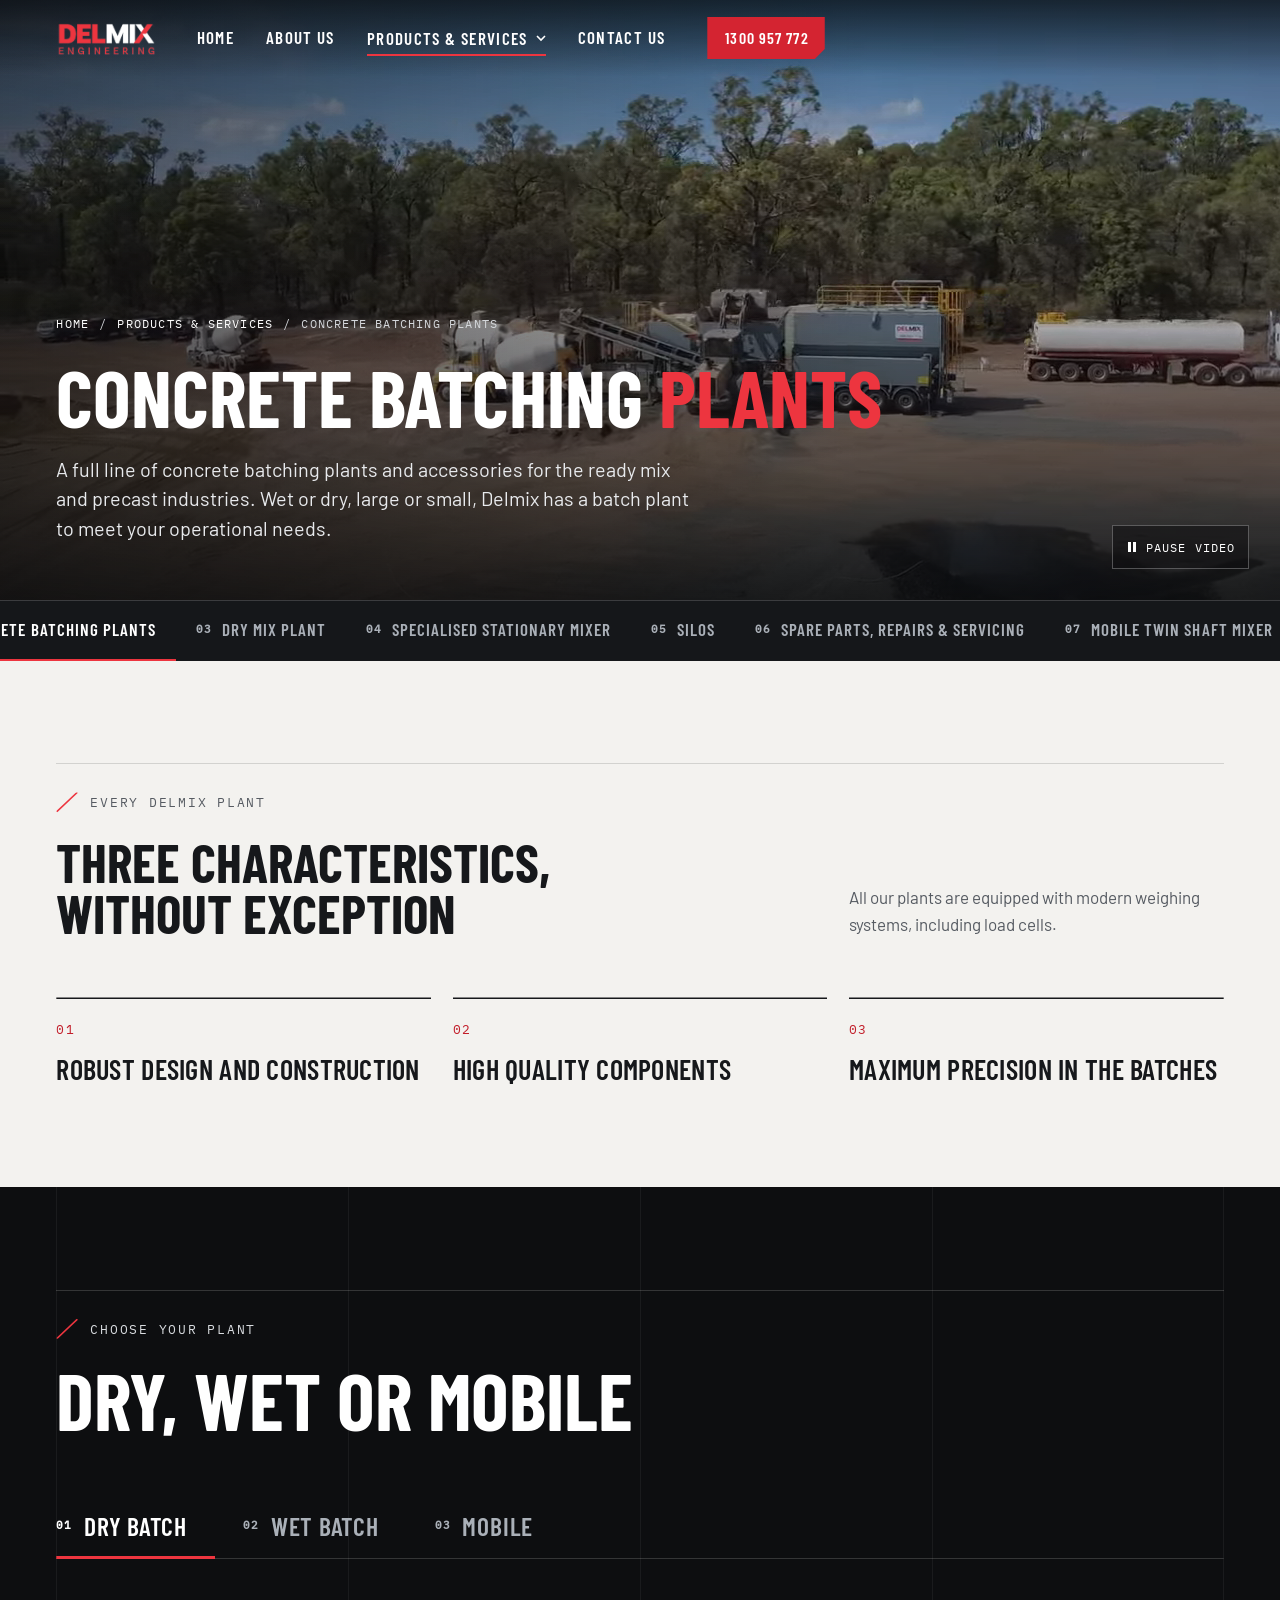
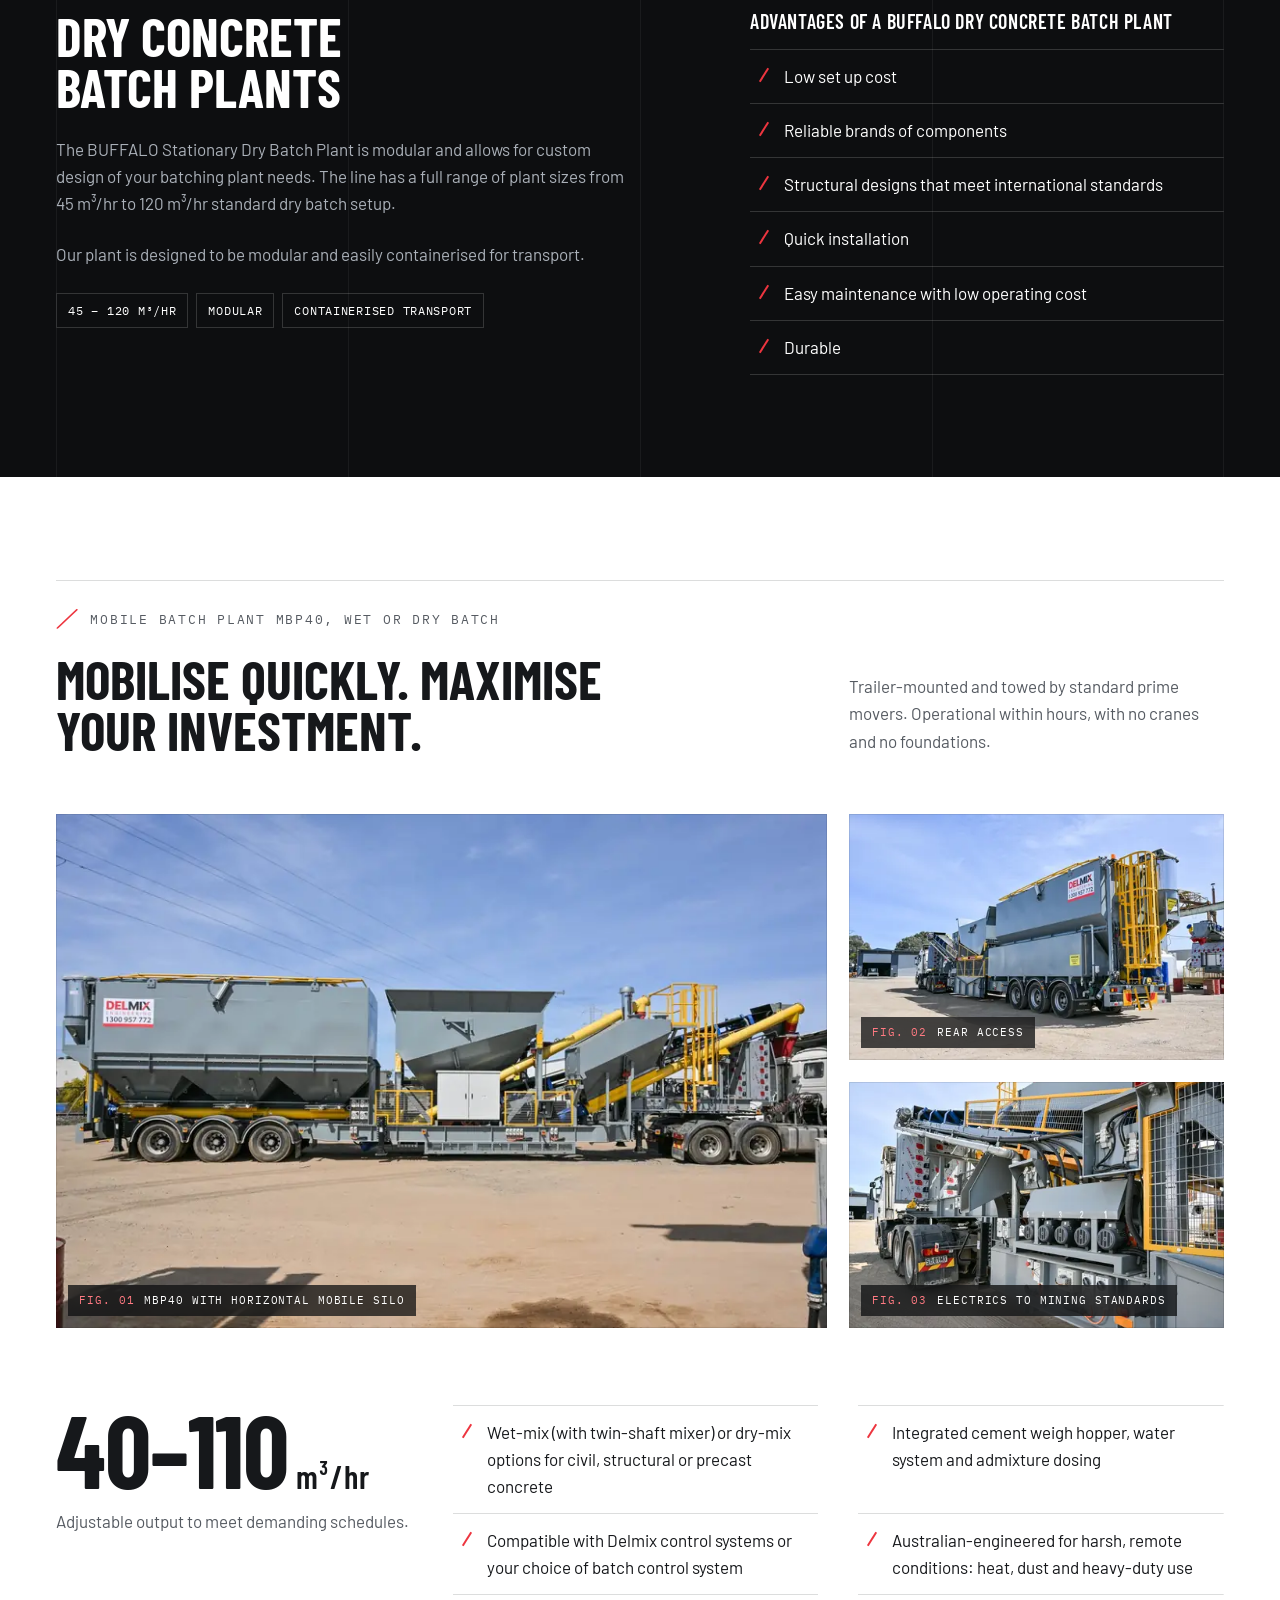
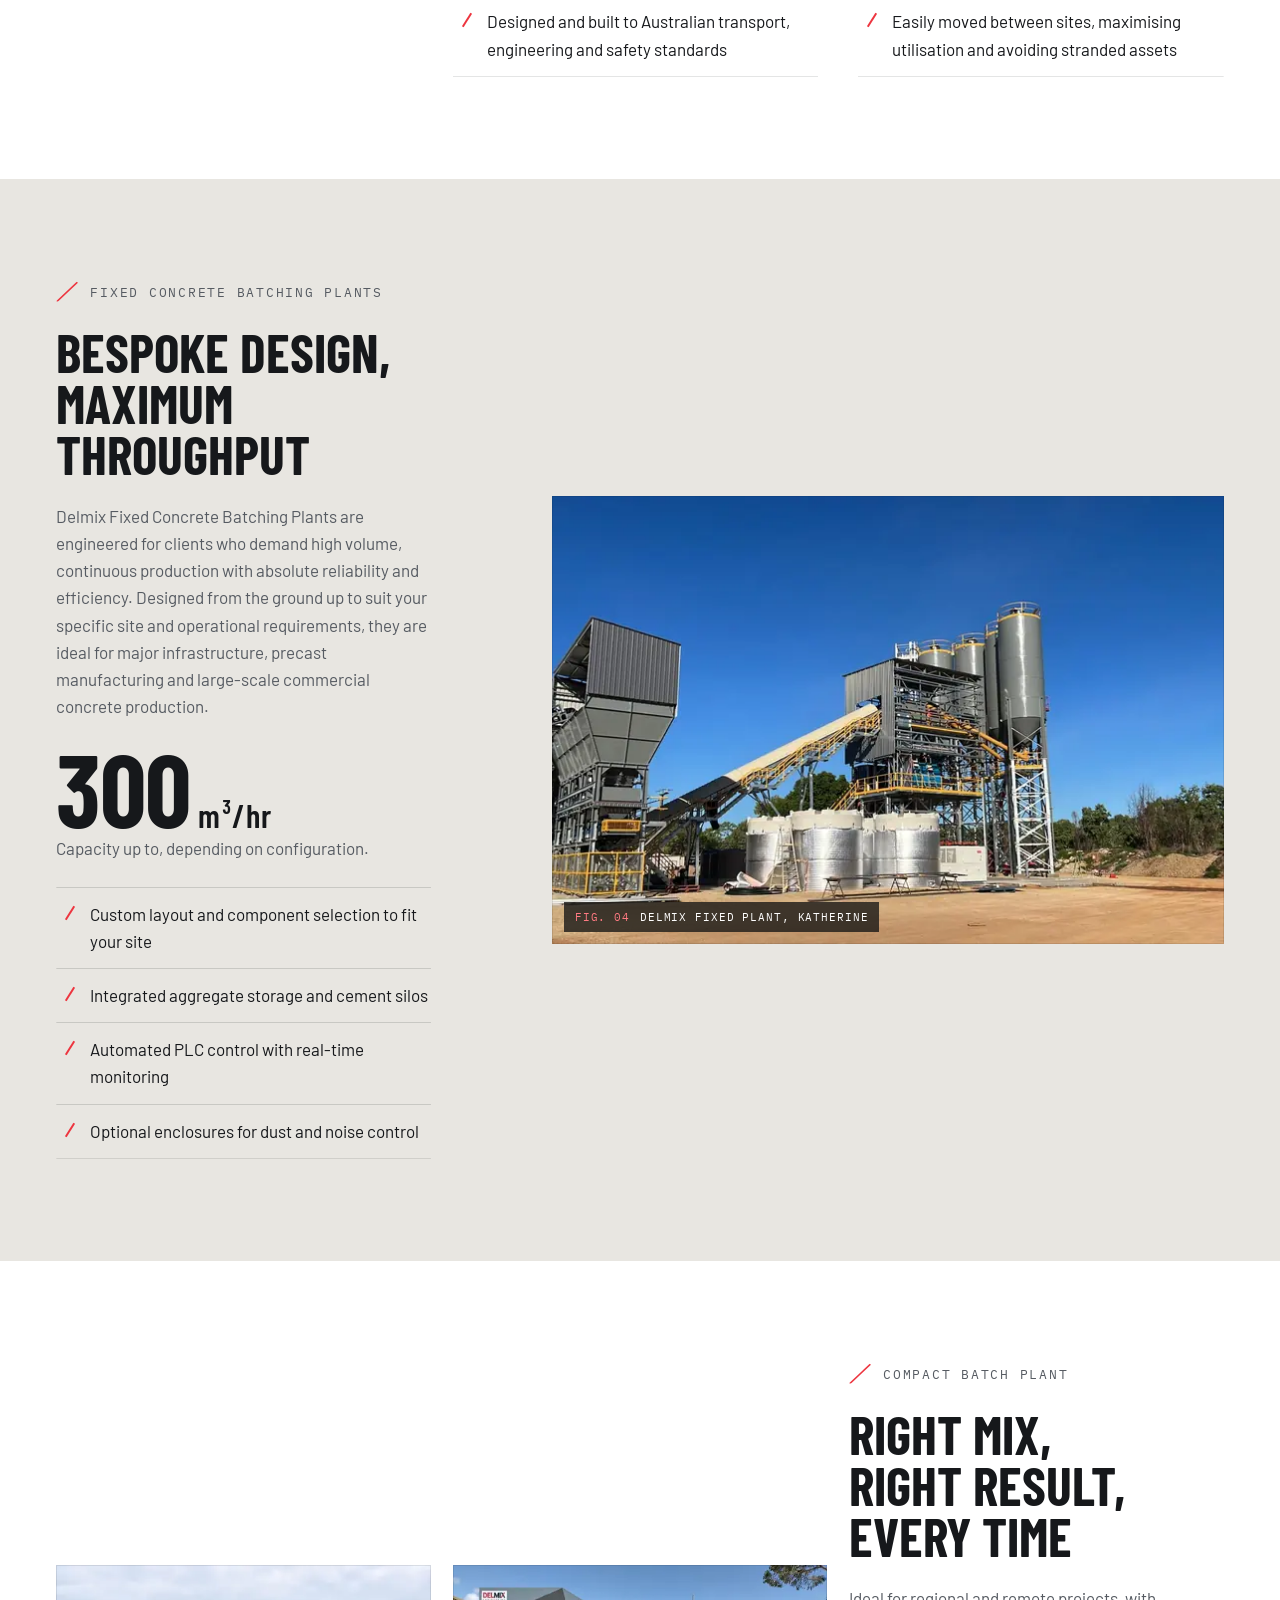
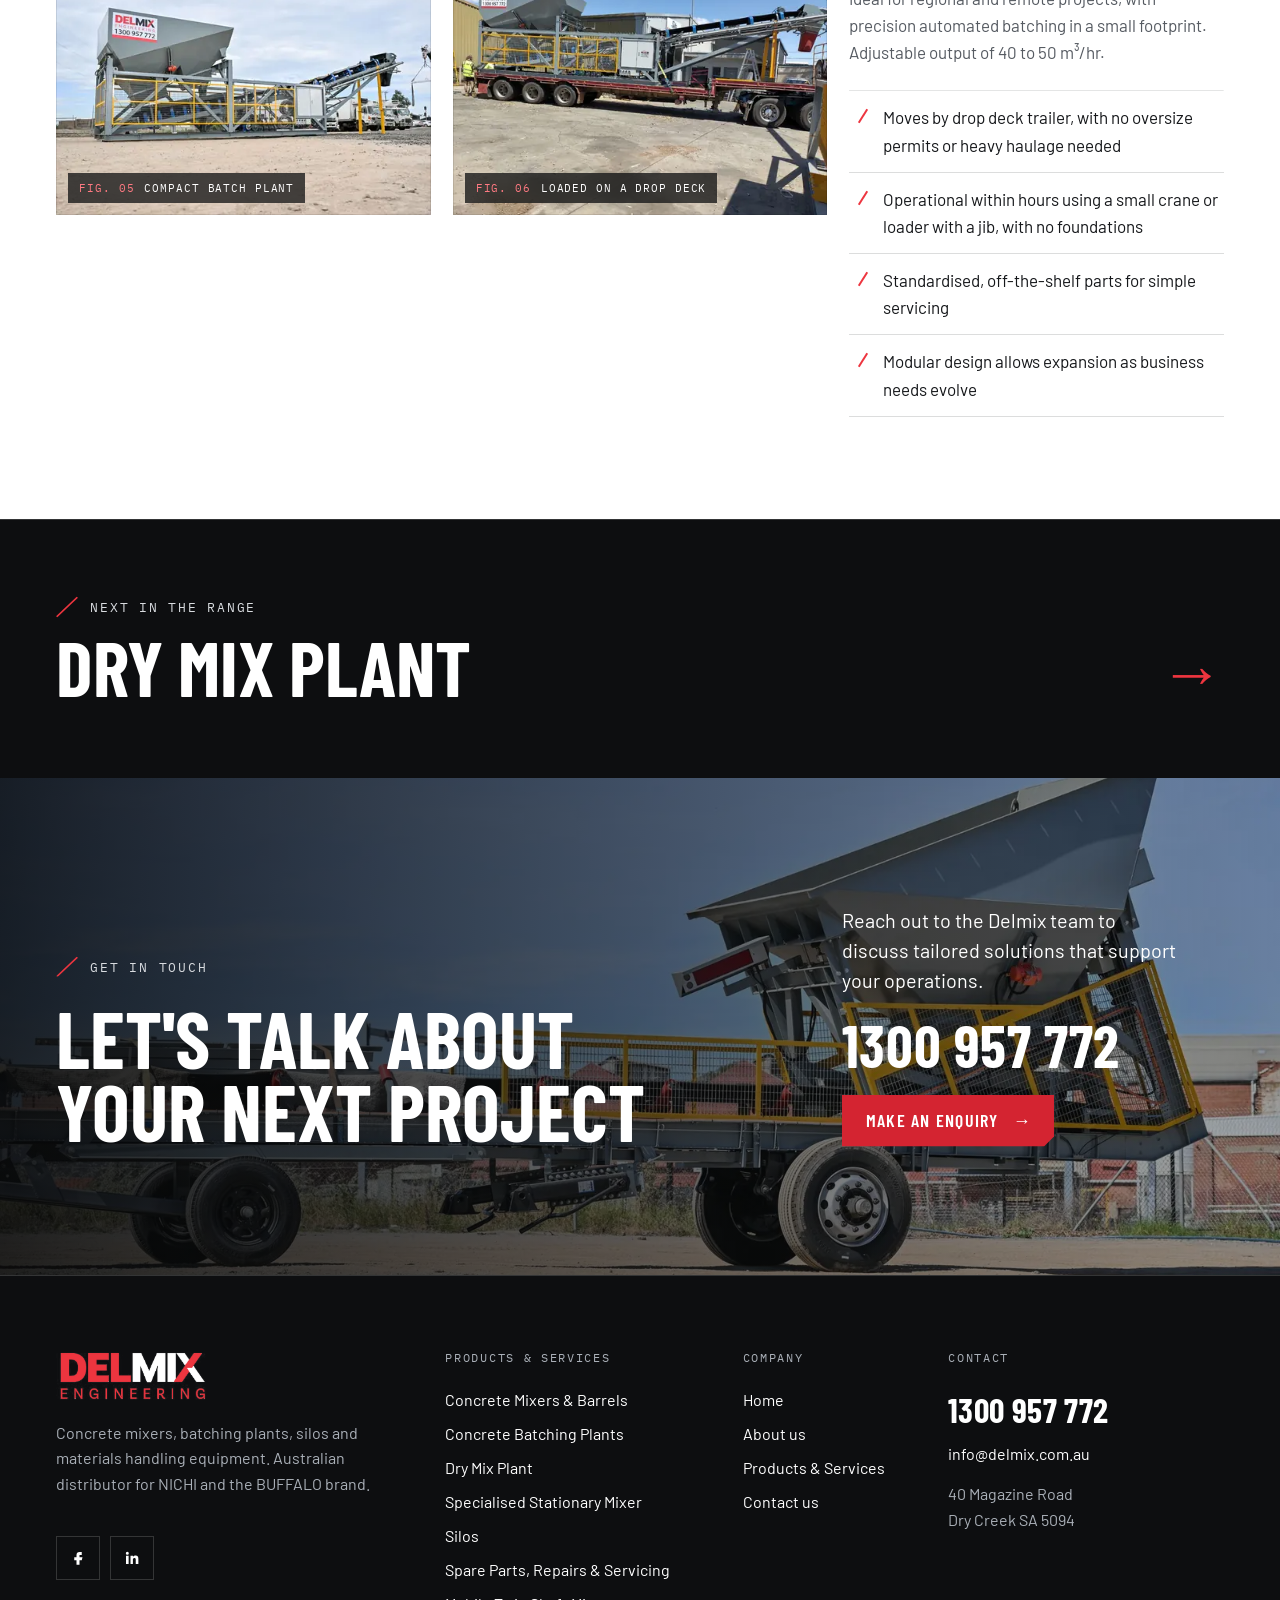
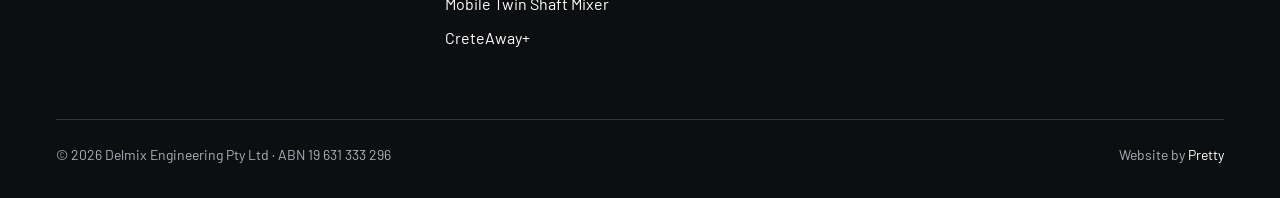
<file: products-and-services/concrete-batching-plant/index.html>
<!doctype html>
<html lang="en-AU" class="no-js">
<head>
<meta charset="utf-8">
<meta name="viewport" content="width=device-width, initial-scale=1">
<title>Concrete Batching Plants | Delmix Engineering</title>
<meta name="description" content="Delmix offers a full line of concrete batching plants and accessories for the ready mix and precast industries. Wet or dry, large or small, stationary or mobile.">
<link rel="canonical" href="https://delmix.com.au/products-and-services/concrete-batching-plant/">
<meta name="theme-color" content="#0d0e10">
<meta property="og:type" content="website">
<meta property="og:site_name" content="Delmix Engineering">
<meta property="og:title" content="Concrete Batching Plants | Delmix Engineering">
<meta property="og:description" content="Delmix offers a full line of concrete batching plants and accessories for the ready mix and precast industries. Wet or dry, large or small, stationary or mobile.">
<meta property="og:url" content="https://delmix.com.au/products-and-services/concrete-batching-plant/">
<meta property="og:image" content="https://delmix.com.au/assets/img/og-image.jpg">
<meta property="og:image:width" content="1200">
<meta property="og:image:height" content="630">
<meta property="og:locale" content="en_AU">
<meta name="twitter:card" content="summary_large_image">
<link rel="icon" href="../../favicon.ico" sizes="32x32">
<link rel="icon" href="../../assets/img/favicon.svg" type="image/svg+xml">
<link rel="apple-touch-icon" href="../../assets/img/apple-touch-icon.png">
<link rel="preload" href="../../assets/fonts/barlow-condensed-latin-700-normal.woff2" as="font" type="font/woff2" crossorigin>
<link rel="preload" href="../../assets/fonts/barlow-latin-400-normal.woff2" as="font" type="font/woff2" crossorigin>
<link rel="stylesheet" href="../../assets/css/site.css">
<!-- Google Tag Manager -->
<script>(function(w,d,s,l,i){w[l]=w[l]||[];w[l].push({'gtm.start':new Date().getTime(),event:'gtm.js'});var f=d.getElementsByTagName(s)[0],j=d.createElement(s),dl=l!='dataLayer'?'&l='+l:'';j.async=true;j.src='https://www.googletagmanager.com/gtm.js?id='+i+dl;f.parentNode.insertBefore(j,f);})(window,document,'script','dataLayer','GTM-TG7H7WQ');</script>
<!-- End Google Tag Manager -->
<script src="../../assets/js/site.js" defer></script>
<script type="application/ld+json">{"@context": "https://schema.org", "@type": "BreadcrumbList", "itemListElement": [{"@type": "ListItem", "position": 1, "name": "Home", "item": "https://delmix.com.au/"}, {"@type": "ListItem", "position": 2, "name": "Products & services", "item": "https://delmix.com.au/products-and-services/"}, {"@type": "ListItem", "position": 3, "name": "Concrete batching plants", "item": "https://delmix.com.au/products-and-services/concrete-batching-plant/"}]}</script>
</head>
<body>
<noscript><iframe src="https://www.googletagmanager.com/ns.html?id=GTM-TG7H7WQ" height="0" width="0" style="display:none;visibility:hidden" title="Google Tag Manager"></iframe></noscript>
<div class="page">
<a class="skip" href="#main">Skip to content</a>
<header class="hdr sub-open">
<div class="hdr-in">
<a class="logo" href="../../" aria-label="Delmix Engineering home"><img src="../../assets/img/logo-on-dark-sm.png" srcset="../../assets/img/logo-on-dark-sm.png 1x, ../../assets/img/logo-on-dark.png 2x" alt="Delmix Engineering" width="110" height="38"></a>
<nav aria-label="Main"><ul class="nav">
<li><a href="../../">Home</a></li>
<li><a href="../../about-us/">About us</a></li>
<li><button type="button" class="on" aria-expanded="false" aria-controls="mega">Products &amp; Services <svg class="chev" viewBox="0 0 10 10" fill="none" stroke="currentColor" stroke-width="1.6" aria-hidden="true"><path d="M1 3l4 4 4-4"></path></svg></button>
<div class="mega" id="mega">
<div class="mega-in">
<ul class="mega-list">
<li><a href="../../products-and-services/concrete-mixers-and-barrels/"><span class="mono">01</span><b>Concrete Mixers &amp; Barrels</b><small>BUFFALO mixers and replacement barrels, 2.6 to 12 m³</small></a></li>
<li><a href="../../products-and-services/concrete-batching-plant/"><span class="mono">02</span><b>Concrete Batching Plants</b><small>Dry, wet and mobile plants for ready mix and precast</small></a></li>
<li><a href="../../products-and-services/dry-mix-plant/"><span class="mono">03</span><b>Dry Mix Plant</b><small>Mortar and powder plants, designed to requirement</small></a></li>
<li><a href="../../products-and-services/specialised-stationary-mixer/"><span class="mono">04</span><b>Specialised Stationary Mixer</b><small>One-off units for special mixing applications</small></a></li>
<li><a href="../../products-and-services/silos/"><span class="mono">05</span><b>Silos</b><small>Mobile, skid and customised horizontal silos</small></a></li>
<li><a href="../../products-and-services/spare-parts/"><span class="mono">06</span><b>Spare Parts, Repairs &amp; Servicing</b><small>Parts and service partners across Australia</small></a></li>
<li><a href="../../products-and-services/mobile-mixers/"><span class="mono">07</span><b>Mobile Twin Shaft Mixer</b><small>Mobile wet mix: BMTS-2000, 3000 and 4000</small></a></li>
<li><a href="../../products-and-services/creteaway-plus/"><span class="mono">08</span><b>CreteAway+ <span class="tag-new">New</span></b><small>Premium concrete removal system</small></a></li>
</ul>
<a class="mega-feat" href="../../products-and-services/concrete-batching-plant/"><img src="../../assets/img/mbp-rear34-1600.webp" srcset="../../assets/img/mbp-rear34-480.webp 480w, ../../assets/img/mbp-rear34-800.webp 800w, ../../assets/img/mbp-rear34-1200.webp 1200w, ../../assets/img/mbp-rear34-1600.webp 1600w, ../../assets/img/mbp-rear34-2000.webp 2000w" sizes="380px" width="2000" height="1333" alt="" loading="lazy" decoding="async"><span>Mobile batch plants.<br>Producing in hours.</span></a>
</div>
</div>
</li>
<li><a href="../../contact-us/">Contact us</a></li>
</ul></nav>
<a class="btn hdr-call" href="tel:1300957772" aria-label="Call Delmix on 1300 957 772">1300 957 772</a>
<button type="button" class="burger" aria-label="Open menu" aria-expanded="false" aria-controls="mnav"><i></i><i></i><i></i></button>
<div class="hdr-bar" aria-hidden="true"></div>
</div>
<nav class="mnav" id="mnav" aria-label="Main menu">
<a href="../../">Home</a>
<a href="../../about-us/">About us</a>
<button type="button" aria-expanded="true" aria-controls="msub">Products &amp; Services <svg class="chev" viewBox="0 0 10 10" fill="none" stroke="currentColor" stroke-width="1.4" aria-hidden="true"><path d="M1 3l4 4 4-4"></path></svg></button>
<div class="msub" id="msub"><ul>
<li><a href="../../products-and-services/concrete-mixers-and-barrels/"><span class="mono">01</span>Concrete Mixers &amp; Barrels</a></li>
<li><a href="../../products-and-services/concrete-batching-plant/"><span class="mono">02</span>Concrete Batching Plants</a></li>
<li><a href="../../products-and-services/dry-mix-plant/"><span class="mono">03</span>Dry Mix Plant</a></li>
<li><a href="../../products-and-services/specialised-stationary-mixer/"><span class="mono">04</span>Specialised Stationary Mixer</a></li>
<li><a href="../../products-and-services/silos/"><span class="mono">05</span>Silos</a></li>
<li><a href="../../products-and-services/spare-parts/"><span class="mono">06</span>Spare Parts, Repairs &amp; Servicing</a></li>
<li><a href="../../products-and-services/mobile-mixers/"><span class="mono">07</span>Mobile Twin Shaft Mixer</a></li>
<li><a href="../../products-and-services/creteaway-plus/"><span class="mono">08</span>CreteAway+ <span class="tag-new">New</span></a></li>
</ul></div>
<a href="../../contact-us/">Contact us</a>
<div class="mnav-foot">
<a class="tel" href="tel:1300957772">1300 957 772</a>
<a class="btn" href="../../contact-us/#enquiry">Make an enquiry <span class="ar" aria-hidden="true">&rarr;</span></a>
</div>
</nav>
</header>

<main id="main">
<section class="phead">
<video class="bgv" data-bgv preload="none" muted loop playsinline poster="../../assets/img/hero-poster.webp" data-mp4="../../assets/video/hero-720.mp4" data-mp4-sm="../../assets/video/hero-360.mp4" data-webm="../../assets/video/hero-720.webm" aria-hidden="true" tabindex="-1"></video>
<div class="shade"></div>
<button type="button" class="mctl" aria-pressed="false"><svg class="i-pause" viewBox="0 0 12 12" aria-hidden="true"><path d="M2 1h3v10H2zM7 1h3v10H7z" fill="currentColor"></path></svg><svg class="i-play" viewBox="0 0 12 12" aria-hidden="true"><path d="M2 1l9 5-9 5z" fill="currentColor"></path></svg><span class="lbl">Pause video</span></button>
<div class="wrap phead-in">
<nav class="crumbs" aria-label="Breadcrumb"><a href="../../">Home</a><span aria-hidden="true">/</span><a href="../../products-and-services/">Products &amp; services</a><span aria-hidden="true">/</span><span aria-current="page">Concrete batching plants</span></nav>
<h1 class="h1" data-rv>Concrete batching <span class="red">plants</span></h1>
<p class="lead" data-rv data-d="1">A full line of concrete batching plants and accessories for the ready mix and precast industries. Wet or dry, large or small, Delmix has a batch plant to meet your operational needs.</p>
</div>
</section>
<nav class="pnav" aria-label="Products and services"><div class="wrap"><ul><li><a href="../../products-and-services/concrete-mixers-and-barrels/" class=""><span class="mono">01</span>Concrete Mixers &amp; Barrels</a></li><li><a href="../../products-and-services/concrete-batching-plant/" class="on" aria-current="page"><span class="mono">02</span>Concrete Batching Plants</a></li><li><a href="../../products-and-services/dry-mix-plant/" class=""><span class="mono">03</span>Dry Mix Plant</a></li><li><a href="../../products-and-services/specialised-stationary-mixer/" class=""><span class="mono">04</span>Specialised Stationary Mixer</a></li><li><a href="../../products-and-services/silos/" class=""><span class="mono">05</span>Silos</a></li><li><a href="../../products-and-services/spare-parts/" class=""><span class="mono">06</span>Spare Parts, Repairs &amp; Servicing</a></li><li><a href="../../products-and-services/mobile-mixers/" class=""><span class="mono">07</span>Mobile Twin Shaft Mixer</a></li><li><a href="../../products-and-services/creteaway-plus/" class=""><span class="mono">08</span>CreteAway+</a></li></ul></div></nav>

<section class="sec paper" aria-labelledby="h-b1">
<div class="wrap">
<div class="sechead"><div class="c8 stack g24"><p class="eyebrow" data-rv>Every Delmix plant</p><h2 class="h2" id="h-b1" data-rv>Three characteristics, without exception</h2></div>
<p class="c4 muted" data-rv>All our plants are equipped with modern weighing systems, including load cells.</p></div>
<div class="cols3" data-rv>
<div class="stack g16" style="border-top: 2px solid #16181b; padding-top: 20px"><span class="num">01</span><h3 class="h3">Robust design and construction</h3></div>
<div class="stack g16" style="border-top: 2px solid #16181b; padding-top: 20px"><span class="num">02</span><h3 class="h3">High quality components</h3></div>
<div class="stack g16" style="border-top: 2px solid #16181b; padding-top: 20px"><span class="num">03</span><h3 class="h3">Maximum precision in the batches</h3></div>
</div>
</div>
</section>

<section class="sec dark" aria-labelledby="h-b2">
<div class="wrap">
<div class="sechead"><div class="c8 stack g24"><p class="eyebrow" data-rv>Choose your plant</p><h2 class="h1" id="h-b2" data-rv>Dry, wet or mobile</h2></div></div>
<div class="tabs" data-rv>

<div class="tablist" role="tablist" aria-label="Batching plant type"><button type="button" role="tab" id="bp-t0" aria-controls="bp-p0" aria-selected="true"><span class="mono">01</span>Dry batch</button><button type="button" role="tab" id="bp-t1" aria-controls="bp-p1" aria-selected="false" tabindex="-1"><span class="mono">02</span>Wet batch</button><button type="button" role="tab" id="bp-t2" aria-controls="bp-p2" aria-selected="false" tabindex="-1"><span class="mono">03</span>Mobile</button></div>
<div class="panel" role="tabpanel" id="bp-p0" aria-labelledby="bp-t0" tabindex="0"><div class="split split--top">
<div class="c6 stack g24"><h3 class="h2">Dry concrete batch plants</h3>
<p class="muted">The BUFFALO Stationary Dry Batch Plant is modular and allows for custom design of your batching plant needs. The line has a full range of plant sizes from 45 m³/hr to 120 m³/hr standard dry batch setup.</p>
<p class="muted">Our plant is designed to be modular and easily containerised for transport.</p>
<div class="chips"><span class="chip">45 &ndash; 120 m³/hr</span><span class="chip">Modular</span><span class="chip">Containerised transport</span></div></div>
<div class="c5 s8 stack g16" style="grid-column-start: 8"><h4 class="h4">Advantages of a BUFFALO dry concrete batch plant</h4><ul class="ticks"><li>Low set up cost</li><li>Reliable brands of components</li><li>Structural designs that meet international standards</li><li>Quick installation</li><li>Easy maintenance with low operating cost</li><li>Durable</li></ul></div>
</div></div>
<div class="panel" role="tabpanel" id="bp-p1" aria-labelledby="bp-t1" tabindex="0"><div class="split split--top">
<div class="c6 stack g24"><h3 class="h2">Wet concrete batch plants</h3>
<p class="muted">The BUFFALO Stationary Wet Batch Plant is modular and allows for custom design of your batching plant needs. We have a full range of plant sizes from 45 m³/hr to 120 m³/hr standard wet batch setup.</p>
<p class="muted">Our plant is designed to be modular and easily containerised for transport.</p>
<div class="chips"><span class="chip">45 &ndash; 120 m³/hr</span><span class="chip">Modular</span><span class="chip">Containerised transport</span></div>
<figure class="fig r169"><img src="../../assets/img/wet-plant-fixed-900.webp" srcset="../../assets/img/wet-plant-fixed-480.webp 480w, ../../assets/img/wet-plant-fixed-800.webp 800w, ../../assets/img/wet-plant-fixed-900.webp 900w" sizes="(max-width: 960px) 100vw, 58vw" width="900" height="675" alt="Stationary wet concrete batch plant with four cement silos and inclined conveyors" loading="lazy" decoding="async"><figcaption>Stationary wet batch plant</figcaption></figure></div>
<div class="c5 stack g16" style="grid-column-start: 8"><h4 class="h4">Advantages of a BUFFALO wet concrete batch plant</h4><ul class="ticks"><li>Reliable brands of components</li><li>Structural designs that meet international standards</li><li>Easy maintenance with low operating cost</li><li>Durable</li><li>High production performance</li><li>Different layout options according to customer requirements</li></ul></div>
</div></div>
<div class="panel" role="tabpanel" id="bp-p2" aria-labelledby="bp-t2" tabindex="0"><div class="split split--top">
<div class="c6 stack g24"><h3 class="h2">Mobile concrete batch plant</h3>
<p class="muted">Our Mobile Concrete Batch Plant is suitable for temporary installation, special projects or permanent facilities. The mobile concrete batch plants by Delmix provide a cost-effective and reliable solution, with the advantage of being deployed in just a matter of days. Whenever space limitations, fast set-up or easy moving are concerned, a BUFFALO mobile plant is the optimal solution.</p>
<dl class="spec"><dt>Production capacity</dt><dd>Between 40 m³ and 60 m³ per hour</dd><dt>Standard models</dt><dd>Ramp fed type and ground bin type</dd><dt>Expansion</dt><dd>Capacity can be increased by adding auxiliaries such as silos and storage bins</dd><dt>Compliance</dt><dd>ADR compliant, fitted with a National Heavy Vehicle Regulator approved compliance plate</dd></dl></div>
<div class="c5 stack g16" style="grid-column-start: 8"><h4 class="h4">Advantages of a BUFFALO mobile dry batch plant</h4><ul class="ticks"><li>Low profile and high mobility batch plant</li><li>Quick and easy set-up</li><li>Affordable and favours mid-range projects</li><li>Minimal set up space required</li><li>Easy and inexpensive to transport</li><li>Requires less foundation (70 to 80% less than stationary concrete batching plants)</li><li>Heavy duty frame</li><li>Factory wired, plumbed and tested</li><li>Minimises concrete transportation cost</li></ul></div>
</div></div>
</div>
</div>
</section>

<section class="sec white" id="mbp40" aria-labelledby="h-b3">
<div class="wrap">
<div class="sechead"><div class="c7 stack g24"><p class="eyebrow" data-rv>Mobile Batch Plant MBP40, wet or dry batch</p><h2 class="h2" id="h-b3" data-rv>Mobilise quickly. Maximise your investment.</h2></div>
<p class="c4 s9 muted" data-rv style="grid-column-start: 9">Trailer-mounted and towed by standard prime movers. Operational within hours, with no cranes and no foundations.</p></div>
<div class="comp comp-a">
<figure class="fig"><img src="../../assets/img/mbp-side-1600.webp" srcset="../../assets/img/mbp-side-480.webp 480w, ../../assets/img/mbp-side-800.webp 800w, ../../assets/img/mbp-side-1200.webp 1200w, ../../assets/img/mbp-side-1600.webp 1600w, ../../assets/img/mbp-side-2000.webp 2000w" sizes="(max-width: 640px) 100vw, 62vw" width="2000" height="1333" alt="Mobile batch plant MBP40 side view with silos, aggregate bins and conveyors" loading="lazy" decoding="async"><figcaption>MBP40 with horizontal mobile silo</figcaption></figure>
<figure class="fig"><img src="../../assets/img/mbp-rear-ladder-1600.webp" srcset="../../assets/img/mbp-rear-ladder-480.webp 480w, ../../assets/img/mbp-rear-ladder-800.webp 800w, ../../assets/img/mbp-rear-ladder-1200.webp 1200w, ../../assets/img/mbp-rear-ladder-1600.webp 1600w, ../../assets/img/mbp-rear-ladder-2000.webp 2000w" sizes="(max-width: 640px) 50vw, 30vw" width="2000" height="1333" alt="Rear view of the MBP40 showing the caged ladder and dust collector" loading="lazy" decoding="async"><figcaption>Rear access</figcaption></figure>
<figure class="fig"><img src="../../assets/img/mbp-electrics-1600.webp" srcset="../../assets/img/mbp-electrics-480.webp 480w, ../../assets/img/mbp-electrics-800.webp 800w, ../../assets/img/mbp-electrics-1200.webp 1200w, ../../assets/img/mbp-electrics-1600.webp 1600w, ../../assets/img/mbp-electrics-2000.webp 2000w" sizes="(max-width: 640px) 50vw, 30vw" width="2000" height="1333" alt="Electrical connection box on the MBP40" loading="lazy" decoding="async"><figcaption>Electrics to mining standards</figcaption></figure>
</div>
<div class="split split--top" style="margin-top: clamp(48px,6vw,88px)">
<div class="c4 stack g16" data-rv><span class="bignum">40&ndash;110<small>m³/hr</small></span><p class="muted">Adjustable output to meet demanding schedules.</p></div>
<ul class="ticks ticks--2 c8" data-rv>
<li>Wet-mix (with twin-shaft mixer) or dry-mix options for civil, structural or precast concrete</li>
<li>Integrated cement weigh hopper, water system and admixture dosing</li>
<li>Compatible with Delmix control systems or your choice of batch control system</li>
<li>Australian-engineered for harsh, remote conditions: heat, dust and heavy-duty use</li>
<li>Designed and built to Australian transport, engineering and safety standards</li>
<li>Easily moved between sites, maximising utilisation and avoiding stranded assets</li>
</ul>
</div>
</div>
</section>

<section class="sec paper2" aria-labelledby="h-b4">
<div class="wrap split">
<div class="c4 stack g24">
<p class="eyebrow" data-rv>Fixed concrete batching plants</p>
<h2 class="h2" id="h-b4" data-rv>Bespoke design, maximum throughput</h2>
<p class="muted" data-rv>Delmix Fixed Concrete Batching Plants are engineered for clients who demand high volume, continuous production with absolute reliability and efficiency. Designed from the ground up to suit your specific site and operational requirements, they are ideal for major infrastructure, precast manufacturing and large-scale commercial concrete production.</p>
<div data-rv><span class="bignum">300<small>m³/hr</small></span><p class="muted">Capacity up to, depending on configuration.</p></div>
<ul class="ticks" data-rv><li>Custom layout and component selection to fit your site</li><li>Integrated aggregate storage and cement silos</li><li>Automated PLC control with real-time monitoring</li><li>Optional enclosures for dust and noise control</li></ul>
</div>
<figure class="fig r32 c7 s6"style="grid-column-start: 6"><img src="../../assets/img/katherine-wet-plant-1600.webp" srcset="../../assets/img/katherine-wet-plant-480.webp 480w, ../../assets/img/katherine-wet-plant-800.webp 800w, ../../assets/img/katherine-wet-plant-1200.webp 1200w, ../../assets/img/katherine-wet-plant-1600.webp 1600w" sizes="(max-width: 960px) 100vw, 58vw" width="1600" height="900" alt="Delmix fixed concrete batching plant in Katherine with silos, batch tower and conveyors" loading="lazy" decoding="async"><figcaption>Delmix fixed plant, Katherine</figcaption></figure>
</div>
</section>

<section class="sec white" id="compact" aria-labelledby="h-b5">
<div class="wrap split">
<div class="c8 comp comp-pair">
<figure class="fig"><img src="../../assets/img/compact-plant-1600.webp" srcset="../../assets/img/compact-plant-480.webp 480w, ../../assets/img/compact-plant-800.webp 800w, ../../assets/img/compact-plant-1200.webp 1200w, ../../assets/img/compact-plant-1600.webp 1600w, ../../assets/img/compact-plant-2000.webp 2000w" sizes="(max-width: 960px) 50vw, 32vw" width="2000" height="1333" alt="Compact batch plant with material hopper, guarded frame and inclined conveyor" loading="lazy" decoding="async"><figcaption>Compact batch plant</figcaption></figure>
<figure class="fig"><img src="../../assets/img/compact-on-trailer-1599.webp" srcset="../../assets/img/compact-on-trailer-480.webp 480w, ../../assets/img/compact-on-trailer-800.webp 800w, ../../assets/img/compact-on-trailer-1200.webp 1200w, ../../assets/img/compact-on-trailer-1599.webp 1599w" sizes="(max-width: 960px) 50vw, 32vw" width="1599" height="1200" alt="Compact batch plant loaded on a drop deck trailer" loading="lazy" decoding="async"><figcaption>Loaded on a drop deck</figcaption></figure>
</div>
<div class="c4 stack g24">
<p class="eyebrow" data-rv>Compact batch plant</p>
<h2 class="h2" id="h-b5" data-rv>Right mix, right result, every time</h2>
<p class="muted" data-rv>Ideal for regional and remote projects, with precision automated batching in a small footprint. Adjustable output of 40 to 50 m³/hr.</p>
<ul class="ticks" data-rv><li>Moves by drop deck trailer, with no oversize permits or heavy haulage needed</li><li>Operational within hours using a small crane or loader with a jib, with no foundations</li><li>Standardised, off-the-shelf parts for simple servicing</li><li>Modular design allows expansion as business needs evolve</li></ul>
</div>
</div>
</section>
<section class="nextp dark"><div class="wrap"><a href="../../products-and-services/dry-mix-plant/" class="nextp-a"><span class="eyebrow">Next in the range</span><span class="nextp-t">Dry Mix Plant</span><span class="nextp-ar" aria-hidden="true">&rarr;</span></a></div></section>
<section class="cta" aria-labelledby="h-cta">
<img class="bgi" src="../../assets/img/hopper-trailer-1600.webp" srcset="../../assets/img/hopper-trailer-480.webp 480w, ../../assets/img/hopper-trailer-800.webp 800w, ../../assets/img/hopper-trailer-1200.webp 1200w, ../../assets/img/hopper-trailer-1600.webp 1600w, ../../assets/img/hopper-trailer-2000.webp 2000w" sizes="100vw" width="2000" height="1333" alt="" loading="lazy" decoding="async">
<div class="shade"></div>
<div class="wrap cta-in">
<div class="stack g24"><p class="eyebrow" data-rv>Get in touch</p><h2 class="h1" id="h-cta" data-rv>Let's talk about your next project</h2></div>
<div class="cta-side" data-rv data-d="1">
<p class="lead">Reach out to the Delmix team to discuss tailored solutions that support your operations.</p>
<a class="tel" href="tel:1300957772">1300 957 772</a>
<a class="btn" href="../../contact-us/#enquiry">Make an enquiry <span class="ar" aria-hidden="true">&rarr;</span></a>
</div>
</div>
</section>

</main>
<footer class="ftr">
<div class="ftr-in">
<div class="ftr-top">
<div style="display: flex; flex-direction: column; gap: 20px; max-width: 360px">
<a class="ftr-logo" href="../../" aria-label="Delmix Engineering home"><img src="../../assets/img/logo-on-dark-sm.png" srcset="../../assets/img/logo-on-dark-sm.png 1x, ../../assets/img/logo-on-dark.png 2x" alt="Delmix Engineering" width="150" height="52" loading="lazy"></a>
<p style="color: #aab0b8">Concrete mixers, batching plants, silos and materials handling equipment. Australian distributor for NICHI and the BUFFALO brand.</p>
<div class="soc">
<a href="https://www.facebook.com/Delmixengineering/" aria-label="Delmix Engineering on Facebook"><svg viewBox="0 0 24 24" fill="currentColor" aria-hidden="true"><path d="M14 8h3V4h-3a4 4 0 00-4 4v3H7v4h3v6h4v-6h3l1-4h-4V8z"></path></svg></a>
<a href="https://www.linkedin.com/company/delmix-engineering" aria-label="Delmix Engineering on LinkedIn"><svg viewBox="0 0 24 24" fill="currentColor" aria-hidden="true"><path d="M4 9h3.500v11H4zM5.750 3.500a2 2 0 110 4 2 2 0 010-4zM10 9h3.300v1.500c.600-1 1.800-1.800 3.500-1.800 3 0 3.700 2 3.700 4.700V20H17v-5.800c0-1.400-.500-2.300-1.800-2.300-1.400 0-2 1-2 2.400V20H10z"></path></svg></a>
</div>
</div>
<nav aria-label="Products and services">
<h2>Products &amp; services</h2>
<ul>
<li><a href="../../products-and-services/concrete-mixers-and-barrels/">Concrete Mixers &amp; Barrels</a></li>
<li><a href="../../products-and-services/concrete-batching-plant/">Concrete Batching Plants</a></li>
<li><a href="../../products-and-services/dry-mix-plant/">Dry Mix Plant</a></li>
<li><a href="../../products-and-services/specialised-stationary-mixer/">Specialised Stationary Mixer</a></li>
<li><a href="../../products-and-services/silos/">Silos</a></li>
<li><a href="../../products-and-services/spare-parts/">Spare Parts, Repairs &amp; Servicing</a></li>
<li><a href="../../products-and-services/mobile-mixers/">Mobile Twin Shaft Mixer</a></li>
<li><a href="../../products-and-services/creteaway-plus/">CreteAway+</a></li>
</ul>
</nav>
<nav aria-label="Company">
<h2>Company</h2>
<ul>
<li><a href="../../">Home</a></li>
<li><a href="../../about-us/">About us</a></li>
<li><a href="../../products-and-services/">Products &amp; Services</a></li>
<li><a href="../../contact-us/">Contact us</a></li>
</ul>
</nav>
<div>
<h2>Contact</h2>
<ul>
<li><a href="tel:1300957772" style="font-family: var(--disp); font-weight: 700; font-size: 34px; letter-spacing: .01em; min-height: 48px">1300 957 772</a></li>
<li><a href="mailto:info@delmix.com.au">info@delmix.com.au</a></li>
<li style="color: #aab0b8; margin-top: 10px">40 Magazine Road<br>Dry Creek SA 5094</li>
</ul>
</div>
</div>
<div class="ftr-bot">
<span>&copy; <span data-year>2026</span> Delmix Engineering Pty Ltd &middot; ABN 19 631 333 296</span>
<span>Website by <a href="https://pretty.com.au">Pretty</a></span>
</div>
</div>
</footer>

</div>
</body>
</html>
</file>
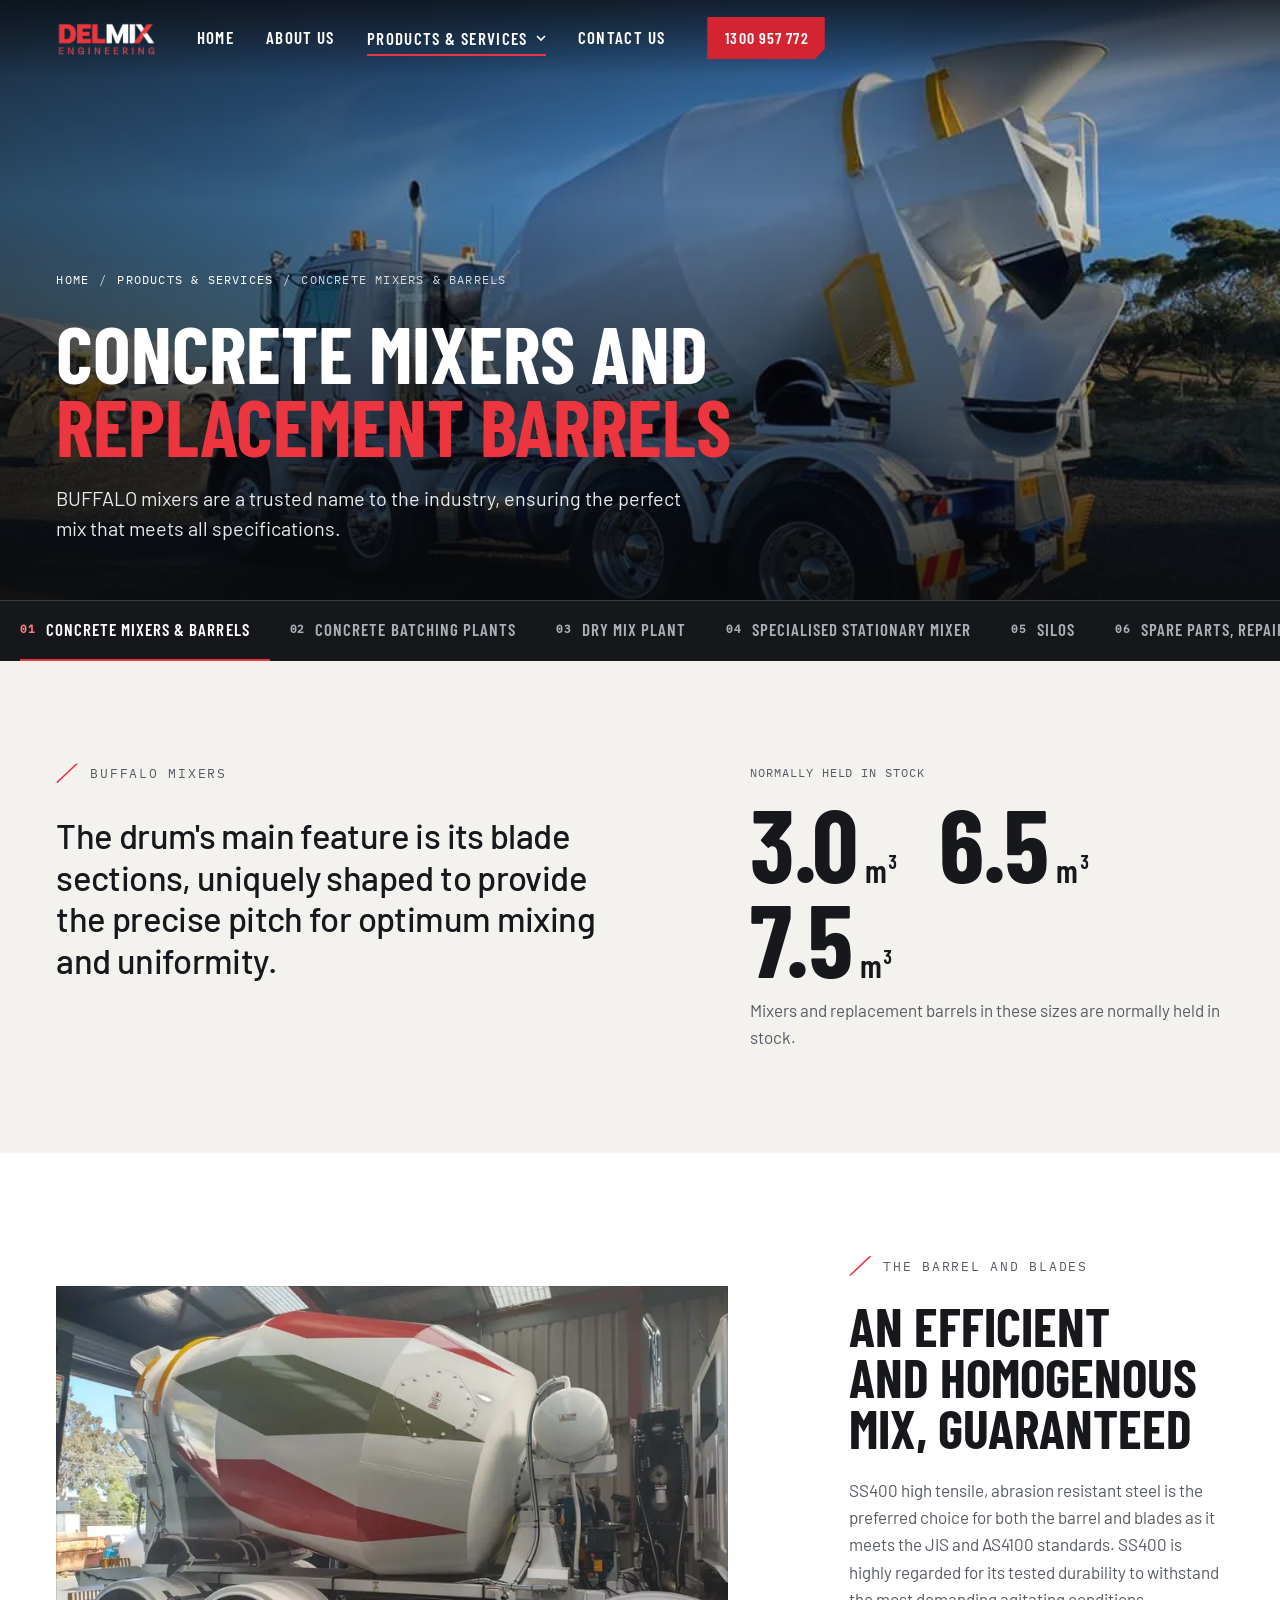
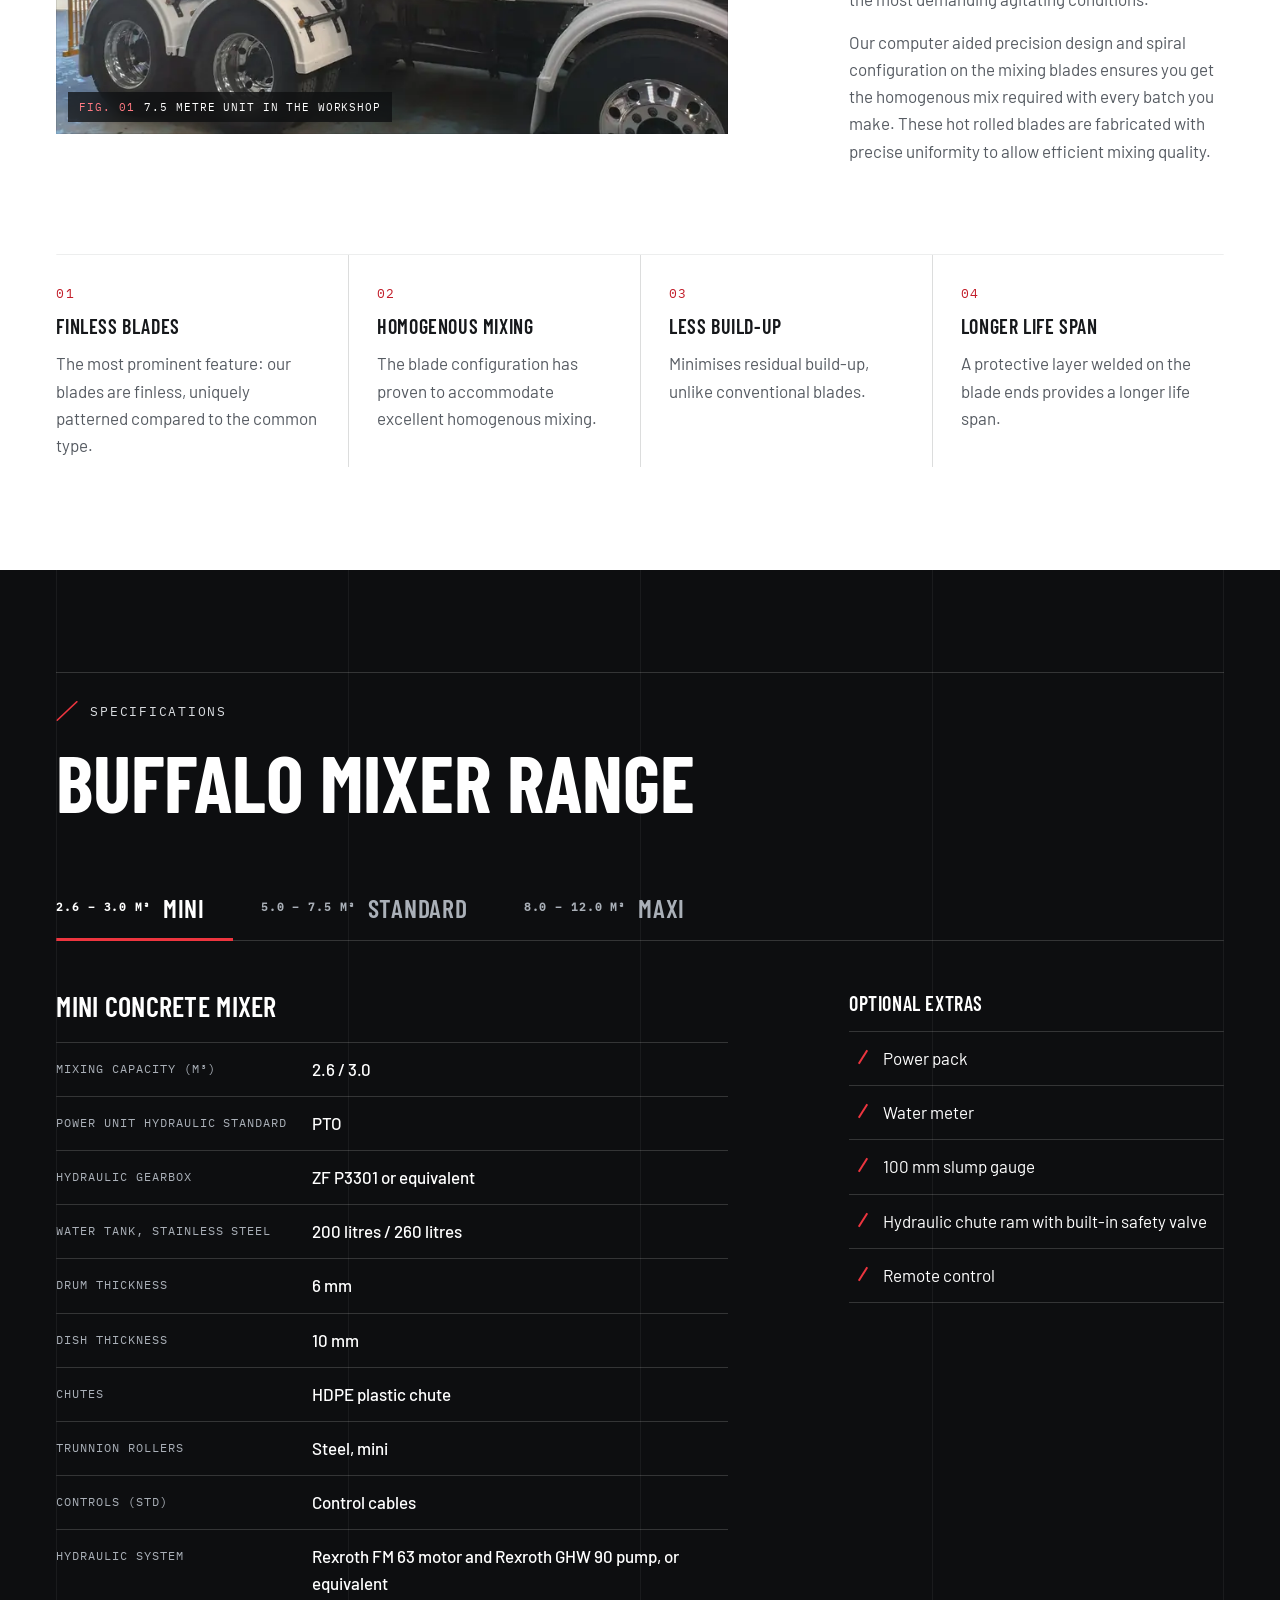
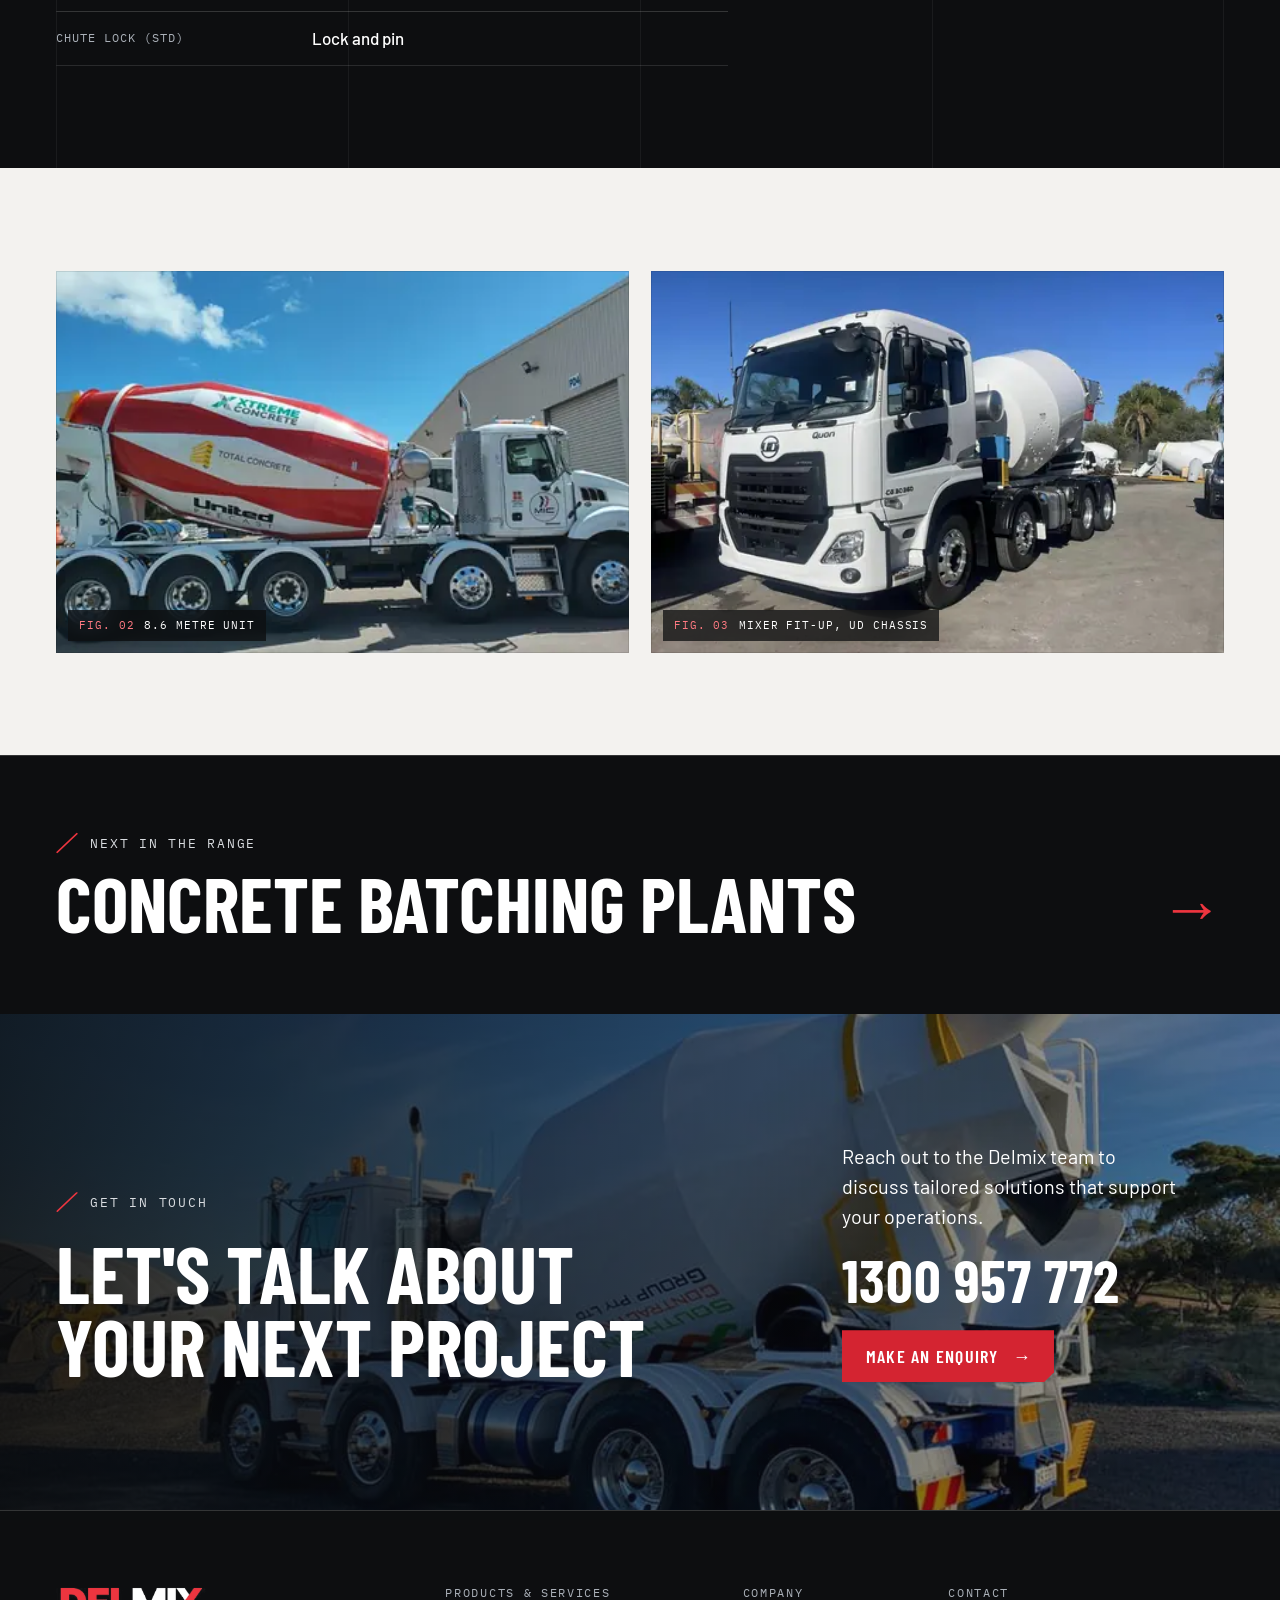
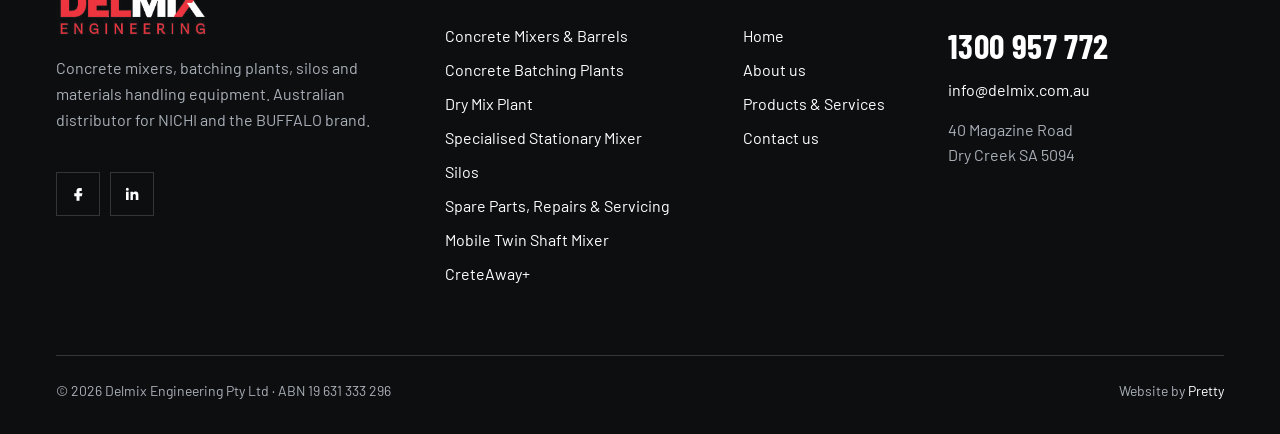
<file: products-and-services/concrete-mixers-and-barrels/index.html>
<!doctype html>
<html lang="en-AU" class="no-js">
<head>
<meta charset="utf-8">
<meta name="viewport" content="width=device-width, initial-scale=1">
<title>Concrete Mixers and Barrels | Delmix Engineering</title>
<meta name="description" content="BUFFALO concrete mixers and replacement barrels from 2.6 m³ to 12 m³. Finless blades and SS400 high tensile steel for an efficient, homogenous mix.">
<link rel="canonical" href="https://delmix.com.au/products-and-services/concrete-mixers-and-barrels/">
<meta name="theme-color" content="#0d0e10">
<meta property="og:type" content="website">
<meta property="og:site_name" content="Delmix Engineering">
<meta property="og:title" content="Concrete Mixers and Barrels | Delmix Engineering">
<meta property="og:description" content="BUFFALO concrete mixers and replacement barrels from 2.6 m³ to 12 m³. Finless blades and SS400 high tensile steel for an efficient, homogenous mix.">
<meta property="og:url" content="https://delmix.com.au/products-and-services/concrete-mixers-and-barrels/">
<meta property="og:image" content="https://delmix.com.au/assets/img/og-image.jpg">
<meta property="og:image:width" content="1200">
<meta property="og:image:height" content="630">
<meta property="og:locale" content="en_AU">
<meta name="twitter:card" content="summary_large_image">
<link rel="icon" href="../../favicon.ico" sizes="32x32">
<link rel="icon" href="../../assets/img/favicon.svg" type="image/svg+xml">
<link rel="apple-touch-icon" href="../../assets/img/apple-touch-icon.png">
<link rel="preload" href="../../assets/fonts/barlow-condensed-latin-700-normal.woff2" as="font" type="font/woff2" crossorigin>
<link rel="preload" href="../../assets/fonts/barlow-latin-400-normal.woff2" as="font" type="font/woff2" crossorigin>
<link rel="stylesheet" href="../../assets/css/site.css">
<!-- Google Tag Manager -->
<script>(function(w,d,s,l,i){w[l]=w[l]||[];w[l].push({'gtm.start':new Date().getTime(),event:'gtm.js'});var f=d.getElementsByTagName(s)[0],j=d.createElement(s),dl=l!='dataLayer'?'&l='+l:'';j.async=true;j.src='https://www.googletagmanager.com/gtm.js?id='+i+dl;f.parentNode.insertBefore(j,f);})(window,document,'script','dataLayer','GTM-TG7H7WQ');</script>
<!-- End Google Tag Manager -->
<script src="../../assets/js/site.js" defer></script>
<script type="application/ld+json">{"@context": "https://schema.org", "@type": "BreadcrumbList", "itemListElement": [{"@type": "ListItem", "position": 1, "name": "Home", "item": "https://delmix.com.au/"}, {"@type": "ListItem", "position": 2, "name": "Products & services", "item": "https://delmix.com.au/products-and-services/"}, {"@type": "ListItem", "position": 3, "name": "Concrete mixers & barrels", "item": "https://delmix.com.au/products-and-services/concrete-mixers-and-barrels/"}]}</script>
</head>
<body>
<noscript><iframe src="https://www.googletagmanager.com/ns.html?id=GTM-TG7H7WQ" height="0" width="0" style="display:none;visibility:hidden" title="Google Tag Manager"></iframe></noscript>
<div class="page">
<a class="skip" href="#main">Skip to content</a>
<header class="hdr sub-open">
<div class="hdr-in">
<a class="logo" href="../../" aria-label="Delmix Engineering home"><img src="../../assets/img/logo-on-dark-sm.png" srcset="../../assets/img/logo-on-dark-sm.png 1x, ../../assets/img/logo-on-dark.png 2x" alt="Delmix Engineering" width="110" height="38"></a>
<nav aria-label="Main"><ul class="nav">
<li><a href="../../">Home</a></li>
<li><a href="../../about-us/">About us</a></li>
<li><button type="button" class="on" aria-expanded="false" aria-controls="mega">Products &amp; Services <svg class="chev" viewBox="0 0 10 10" fill="none" stroke="currentColor" stroke-width="1.6" aria-hidden="true"><path d="M1 3l4 4 4-4"></path></svg></button>
<div class="mega" id="mega">
<div class="mega-in">
<ul class="mega-list">
<li><a href="../../products-and-services/concrete-mixers-and-barrels/"><span class="mono">01</span><b>Concrete Mixers &amp; Barrels</b><small>BUFFALO mixers and replacement barrels, 2.6 to 12 m³</small></a></li>
<li><a href="../../products-and-services/concrete-batching-plant/"><span class="mono">02</span><b>Concrete Batching Plants</b><small>Dry, wet and mobile plants for ready mix and precast</small></a></li>
<li><a href="../../products-and-services/dry-mix-plant/"><span class="mono">03</span><b>Dry Mix Plant</b><small>Mortar and powder plants, designed to requirement</small></a></li>
<li><a href="../../products-and-services/specialised-stationary-mixer/"><span class="mono">04</span><b>Specialised Stationary Mixer</b><small>One-off units for special mixing applications</small></a></li>
<li><a href="../../products-and-services/silos/"><span class="mono">05</span><b>Silos</b><small>Mobile, skid and customised horizontal silos</small></a></li>
<li><a href="../../products-and-services/spare-parts/"><span class="mono">06</span><b>Spare Parts, Repairs &amp; Servicing</b><small>Parts and service partners across Australia</small></a></li>
<li><a href="../../products-and-services/mobile-mixers/"><span class="mono">07</span><b>Mobile Twin Shaft Mixer</b><small>Mobile wet mix: BMTS-2000, 3000 and 4000</small></a></li>
<li><a href="../../products-and-services/creteaway-plus/"><span class="mono">08</span><b>CreteAway+ <span class="tag-new">New</span></b><small>Premium concrete removal system</small></a></li>
</ul>
<a class="mega-feat" href="../../products-and-services/concrete-batching-plant/"><img src="../../assets/img/mbp-rear34-1600.webp" srcset="../../assets/img/mbp-rear34-480.webp 480w, ../../assets/img/mbp-rear34-800.webp 800w, ../../assets/img/mbp-rear34-1200.webp 1200w, ../../assets/img/mbp-rear34-1600.webp 1600w, ../../assets/img/mbp-rear34-2000.webp 2000w" sizes="380px" width="2000" height="1333" alt="" loading="lazy" decoding="async"><span>Mobile batch plants.<br>Producing in hours.</span></a>
</div>
</div>
</li>
<li><a href="../../contact-us/">Contact us</a></li>
</ul></nav>
<a class="btn hdr-call" href="tel:1300957772" aria-label="Call Delmix on 1300 957 772">1300 957 772</a>
<button type="button" class="burger" aria-label="Open menu" aria-expanded="false" aria-controls="mnav"><i></i><i></i><i></i></button>
<div class="hdr-bar" aria-hidden="true"></div>
</div>
<nav class="mnav" id="mnav" aria-label="Main menu">
<a href="../../">Home</a>
<a href="../../about-us/">About us</a>
<button type="button" aria-expanded="true" aria-controls="msub">Products &amp; Services <svg class="chev" viewBox="0 0 10 10" fill="none" stroke="currentColor" stroke-width="1.4" aria-hidden="true"><path d="M1 3l4 4 4-4"></path></svg></button>
<div class="msub" id="msub"><ul>
<li><a href="../../products-and-services/concrete-mixers-and-barrels/"><span class="mono">01</span>Concrete Mixers &amp; Barrels</a></li>
<li><a href="../../products-and-services/concrete-batching-plant/"><span class="mono">02</span>Concrete Batching Plants</a></li>
<li><a href="../../products-and-services/dry-mix-plant/"><span class="mono">03</span>Dry Mix Plant</a></li>
<li><a href="../../products-and-services/specialised-stationary-mixer/"><span class="mono">04</span>Specialised Stationary Mixer</a></li>
<li><a href="../../products-and-services/silos/"><span class="mono">05</span>Silos</a></li>
<li><a href="../../products-and-services/spare-parts/"><span class="mono">06</span>Spare Parts, Repairs &amp; Servicing</a></li>
<li><a href="../../products-and-services/mobile-mixers/"><span class="mono">07</span>Mobile Twin Shaft Mixer</a></li>
<li><a href="../../products-and-services/creteaway-plus/"><span class="mono">08</span>CreteAway+ <span class="tag-new">New</span></a></li>
</ul></div>
<a href="../../contact-us/">Contact us</a>
<div class="mnav-foot">
<a class="tel" href="tel:1300957772">1300 957 772</a>
<a class="btn" href="../../contact-us/#enquiry">Make an enquiry <span class="ar" aria-hidden="true">&rarr;</span></a>
</div>
</nav>
</header>

<main id="main">
<section class="phead">
<img class="bgi" src="../../assets/img/mixer-southern-960.webp" srcset="../../assets/img/mixer-southern-480.webp 480w, ../../assets/img/mixer-southern-800.webp 800w, ../../assets/img/mixer-southern-960.webp 960w" sizes="100vw" width="960" height="720" alt="" style="object-position: 50% 40%" loading="lazy" decoding="async">
<div class="shade"></div>
<div class="wrap phead-in">
<nav class="crumbs" aria-label="Breadcrumb"><a href="../../">Home</a><span aria-hidden="true">/</span><a href="../../products-and-services/">Products &amp; services</a><span aria-hidden="true">/</span><span aria-current="page">Concrete mixers &amp; barrels</span></nav>
<h1 class="h1" data-rv>Concrete mixers and <span class="red">replacement barrels</span></h1>
<p class="lead" data-rv data-d="1">BUFFALO mixers are a trusted name to the industry, ensuring the perfect mix that meets all specifications.</p>
</div>
</section>
<nav class="pnav" aria-label="Products and services"><div class="wrap"><ul><li><a href="../../products-and-services/concrete-mixers-and-barrels/" class="on" aria-current="page"><span class="mono">01</span>Concrete Mixers &amp; Barrels</a></li><li><a href="../../products-and-services/concrete-batching-plant/" class=""><span class="mono">02</span>Concrete Batching Plants</a></li><li><a href="../../products-and-services/dry-mix-plant/" class=""><span class="mono">03</span>Dry Mix Plant</a></li><li><a href="../../products-and-services/specialised-stationary-mixer/" class=""><span class="mono">04</span>Specialised Stationary Mixer</a></li><li><a href="../../products-and-services/silos/" class=""><span class="mono">05</span>Silos</a></li><li><a href="../../products-and-services/spare-parts/" class=""><span class="mono">06</span>Spare Parts, Repairs &amp; Servicing</a></li><li><a href="../../products-and-services/mobile-mixers/" class=""><span class="mono">07</span>Mobile Twin Shaft Mixer</a></li><li><a href="../../products-and-services/creteaway-plus/" class=""><span class="mono">08</span>CreteAway+</a></li></ul></div></nav>

<section class="sec paper" aria-labelledby="h-m1">
<div class="wrap split split--top">
<div class="c6 stack g32">
<p class="eyebrow" data-rv>BUFFALO mixers</p>
<h2 class="statement" id="h-m1" data-rv>The drum's main feature is its blade sections, uniquely shaped to provide the precise pitch for optimum mixing and uniformity.</h2>
</div>
<div class="c5 s8 stack g16" data-rv>
<p class="mono muted">Normally held in stock</p>
<div style="display: flex; flex-wrap: wrap; gap: 8px 40px; align-items: baseline">
<span class="bignum">3.0<small>m³</small></span><span class="bignum">6.5<small>m³</small></span><span class="bignum">7.5<small>m³</small></span>
</div>
<p class="muted">Mixers and replacement barrels in these sizes are normally held in stock.</p>
</div>
</div>
</section>

<section class="sec white" aria-labelledby="h-m2">
<div class="wrap split">
<figure class="fig r32 c7"><img src="../../assets/img/mixer-7-5m-1600.webp" srcset="../../assets/img/mixer-7-5m-480.webp 480w, ../../assets/img/mixer-7-5m-800.webp 800w, ../../assets/img/mixer-7-5m-1200.webp 1200w, ../../assets/img/mixer-7-5m-1600.webp 1600w, ../../assets/img/mixer-7-5m-2000.webp 2000w" sizes="(max-width: 960px) 100vw, 58vw" width="2000" height="1500" alt="7.5 metre mixer barrel with red and green livery mounted on a truck in the workshop" loading="lazy" decoding="async"><figcaption>7.5 metre unit in the workshop</figcaption></figure>
<div class="c4 s9 stack g24">
<p class="eyebrow" data-rv>The barrel and blades</p>
<h2 class="h2" id="h-m2" data-rv>An efficient and homogenous mix, guaranteed</h2>
<div class="prose muted" data-rv>
<p>SS400 high tensile, abrasion resistant steel is the preferred choice for both the barrel and blades as it meets the JIS and AS4100 standards. SS400 is highly regarded for its tested durability to withstand the most demanding agitating conditions.</p>
<p>Our computer aided precision design and spiral configuration on the mixing blades ensures you get the homogenous mix required with every batch you make. These hot rolled blades are fabricated with precise uniformity to allow efficient mixing quality.</p>
</div>
</div>
</div>
<div class="wrap" style="margin-top: clamp(56px,7vw,104px)">
<div class="cols4" data-rv>
<div><span class="num">01</span><h3 class="h4">Finless blades</h3><p class="muted">The most prominent feature: our blades are finless, uniquely patterned compared to the common type.</p></div>
<div><span class="num">02</span><h3 class="h4">Homogenous mixing</h3><p class="muted">The blade configuration has proven to accommodate excellent homogenous mixing.</p></div>
<div><span class="num">03</span><h3 class="h4">Less build-up</h3><p class="muted">Minimises residual build-up, unlike conventional blades.</p></div>
<div><span class="num">04</span><h3 class="h4">Longer life span</h3><p class="muted">A protective layer welded on the blade ends provides a longer life span.</p></div>
</div>
</div>
</section>

<section class="sec dark" aria-labelledby="h-m3">
<div class="wrap">
<div class="sechead"><div class="c8 stack g24"><p class="eyebrow" data-rv>Specifications</p><h2 class="h1" id="h-m3" data-rv>BUFFALO mixer range</h2></div></div>
<div class="tabs" data-rv>

<div class="tablist" role="tablist" aria-label="BUFFALO mixer range"><button type="button" role="tab" id="rng-t0" aria-controls="rng-p0" aria-selected="true"><span class="mono">2.6 &ndash; 3.0 m³</span>Mini</button><button type="button" role="tab" id="rng-t1" aria-controls="rng-p1" aria-selected="false" tabindex="-1"><span class="mono">5.0 &ndash; 7.5 m³</span>Standard</button><button type="button" role="tab" id="rng-t2" aria-controls="rng-p2" aria-selected="false" tabindex="-1"><span class="mono">8.0 &ndash; 12.0 m³</span>Maxi</button></div>
<div class="panel" role="tabpanel" id="rng-p0" aria-labelledby="rng-t0" tabindex="0"><div class="split split--top">
<div class="c7"><h3 class="h3" style="margin-bottom: 20px">Mini concrete mixer</h3><dl class="spec">
<dt>Mixing capacity (m³)</dt><dd>2.6 / 3.0</dd>
<dt>Power unit hydraulic standard</dt><dd>PTO</dd>
<dt>Hydraulic gearbox</dt><dd>ZF P3301 or equivalent</dd>
<dt>Water tank, stainless steel</dt><dd>200 litres / 260 litres</dd>
<dt>Drum thickness</dt><dd>6 mm</dd>
<dt>Dish thickness</dt><dd>10 mm</dd>
<dt>Chutes</dt><dd>HDPE plastic chute</dd>
<dt>Trunnion rollers</dt><dd>Steel, mini</dd>
<dt>Controls (std)</dt><dd>Control cables</dd>
<dt>Hydraulic system</dt><dd>Rexroth FM 63 motor and Rexroth GHW 90 pump, or equivalent</dd>
<dt>Chute lock (std)</dt><dd>Lock and pin</dd>
</dl></div>
<div class="c4 s9 stack g16" style="grid-column-start: 9"><h4 class="h4">Optional extras</h4><ul class="ticks"><li>Power pack</li><li>Water meter</li><li>100 mm slump gauge</li><li>Hydraulic chute ram with built-in safety valve</li><li>Remote control</li></ul></div>
</div></div>
<div class="panel" role="tabpanel" id="rng-p1" aria-labelledby="rng-t1" tabindex="0"><div class="split split--top">
<div class="c7"><h3 class="h3" style="margin-bottom: 20px">Standard concrete mixer</h3><dl class="spec">
<dt>Mixing capacity (m³)</dt><dd>5.0 / 6.5 / 7.0 / 7.5</dd>
<dt>Power unit hydraulic standard</dt><dd>PTO</dd>
<dt>Hydraulic gearbox</dt><dd>ZF P3301 or equivalent</dd>
<dt>Water tank, stainless steel</dt><dd>200 litres / 260 litres</dd>
<dt>Drum thickness</dt><dd>6 mm mild steel<br>4 mm AR / Hardox</dd>
<dt>Dish thickness</dt><dd>10 mm</dd>
<dt>Chutes</dt><dd>HDPE plastic chute</dd>
<dt>Trunnion rollers</dt><dd>Steel</dd>
<dt>Controls (std)</dt><dd>Control cables</dd>
<dt>Hydraulic system</dt><dd>Rexroth FM 63 motor and Rexroth GHW 90 pump, or equivalent</dd>
</dl></div>
<div class="c4 stack g16" style="grid-column-start: 9"><h4 class="h4">Optional extras</h4><ul class="ticks"><li>Power pack</li><li>Water meter</li><li>100 mm slump gauge</li><li>Hydraulic chute ram with built-in safety valve</li><li>Remote control</li></ul></div>
</div></div>
<div class="panel" role="tabpanel" id="rng-p2" aria-labelledby="rng-t2" tabindex="0"><div class="split split--top">
<div class="c7"><h3 class="h3" style="margin-bottom: 20px">Maxi concrete mixer</h3><dl class="spec">
<dt>Mixing capacity (m³)</dt><dd>8.0 / 9.0 / 10.0 / 12.0</dd>
<dt>Power unit hydraulic standard</dt><dd>PTO</dd>
<dt>Hydraulic gearbox</dt><dd>8.0 &ndash; 9.0 m³: ZF P4300 / ZF CML 10<br>10.0 &ndash; 12.0 m³: ZF P5300 / ZF CML 12</dd>
<dt>Water tank, stainless steel</dt><dd>200 litres / 260 litres / 400 litres</dd>
<dt>Drum thickness</dt><dd>6 mm mild steel<br>4 mm AR / Hardox</dd>
<dt>Dish thickness</dt><dd>10 mm</dd>
<dt>Chutes</dt><dd>HDPE plastic chute</dd>
<dt>Trunnion rollers</dt><dd>Steel</dd>
<dt>Controls (std)</dt><dd>Control cables</dd>
<dt>Hydraulic system</dt><dd>8.0 m³: Rexroth FM 63 motor, GHW 90 pump<br>9.0 and 10.0 m³: Rexroth FM 80 motor, GHW 90 pump<br>12.0 m³: Rexroth FM 80 motor, GHW 105 pump</dd>
<dt>Chute lock (std)</dt><dd>Lock and pin</dd>
</dl></div>
<div class="c4 stack g16" style="grid-column-start: 9"><h4 class="h4">Optional extras</h4><ul class="ticks"><li>Power pack</li><li>Water meter</li><li>100 mm slump gauge</li><li>Hydraulic chute ram with built-in safety valve</li><li>Remote control</li></ul></div>
</div></div>
</div>
</div>
</section>

<section class="sec paper" aria-label="Mixer gallery">
<div class="wrap">
<div class="comp comp-pair">
<figure class="fig"><img src="../../assets/img/mixer-8-6m-1600.webp" srcset="../../assets/img/mixer-8-6m-480.webp 480w, ../../assets/img/mixer-8-6m-800.webp 800w, ../../assets/img/mixer-8-6m-1200.webp 1200w, ../../assets/img/mixer-8-6m-1600.webp 1600w" sizes="(max-width: 960px) 50vw, 32vw" width="1600" height="900" alt="8.6 metre mixer unit on an eight-wheel truck" loading="lazy" decoding="async"><figcaption>8.6 metre unit</figcaption></figure>
<figure class="fig"><img src="../../assets/img/mixer-ud-1600.webp" srcset="../../assets/img/mixer-ud-480.webp 480w, ../../assets/img/mixer-ud-800.webp 800w, ../../assets/img/mixer-ud-1200.webp 1200w, ../../assets/img/mixer-ud-1600.webp 1600w, ../../assets/img/mixer-ud-2000.webp 2000w" sizes="(max-width: 960px) 50vw, 32vw" width="2000" height="1500" alt="Mixer fit-up on a UD Quon truck" loading="lazy" style="object-position: 50% 60%" decoding="async"><figcaption>Mixer fit-up, UD chassis</figcaption></figure>
</div>
</div>
</section>
<section class="nextp dark"><div class="wrap"><a href="../../products-and-services/concrete-batching-plant/" class="nextp-a"><span class="eyebrow">Next in the range</span><span class="nextp-t">Concrete Batching Plants</span><span class="nextp-ar" aria-hidden="true">&rarr;</span></a></div></section>
<section class="cta" aria-labelledby="h-cta">
<img class="bgi" src="../../assets/img/mixer-southern-960.webp" srcset="../../assets/img/mixer-southern-480.webp 480w, ../../assets/img/mixer-southern-800.webp 800w, ../../assets/img/mixer-southern-960.webp 960w" sizes="100vw" width="960" height="720" alt="" loading="lazy" decoding="async">
<div class="shade"></div>
<div class="wrap cta-in">
<div class="stack g24"><p class="eyebrow" data-rv>Get in touch</p><h2 class="h1" id="h-cta" data-rv>Let's talk about your next project</h2></div>
<div class="cta-side" data-rv data-d="1">
<p class="lead">Reach out to the Delmix team to discuss tailored solutions that support your operations.</p>
<a class="tel" href="tel:1300957772">1300 957 772</a>
<a class="btn" href="../../contact-us/#enquiry">Make an enquiry <span class="ar" aria-hidden="true">&rarr;</span></a>
</div>
</div>
</section>

</main>
<footer class="ftr">
<div class="ftr-in">
<div class="ftr-top">
<div style="display: flex; flex-direction: column; gap: 20px; max-width: 360px">
<a class="ftr-logo" href="../../" aria-label="Delmix Engineering home"><img src="../../assets/img/logo-on-dark-sm.png" srcset="../../assets/img/logo-on-dark-sm.png 1x, ../../assets/img/logo-on-dark.png 2x" alt="Delmix Engineering" width="150" height="52" loading="lazy"></a>
<p style="color: #aab0b8">Concrete mixers, batching plants, silos and materials handling equipment. Australian distributor for NICHI and the BUFFALO brand.</p>
<div class="soc">
<a href="https://www.facebook.com/Delmixengineering/" aria-label="Delmix Engineering on Facebook"><svg viewBox="0 0 24 24" fill="currentColor" aria-hidden="true"><path d="M14 8h3V4h-3a4 4 0 00-4 4v3H7v4h3v6h4v-6h3l1-4h-4V8z"></path></svg></a>
<a href="https://www.linkedin.com/company/delmix-engineering" aria-label="Delmix Engineering on LinkedIn"><svg viewBox="0 0 24 24" fill="currentColor" aria-hidden="true"><path d="M4 9h3.500v11H4zM5.750 3.500a2 2 0 110 4 2 2 0 010-4zM10 9h3.300v1.500c.600-1 1.800-1.800 3.500-1.800 3 0 3.700 2 3.700 4.700V20H17v-5.800c0-1.400-.500-2.300-1.800-2.300-1.400 0-2 1-2 2.400V20H10z"></path></svg></a>
</div>
</div>
<nav aria-label="Products and services">
<h2>Products &amp; services</h2>
<ul>
<li><a href="../../products-and-services/concrete-mixers-and-barrels/">Concrete Mixers &amp; Barrels</a></li>
<li><a href="../../products-and-services/concrete-batching-plant/">Concrete Batching Plants</a></li>
<li><a href="../../products-and-services/dry-mix-plant/">Dry Mix Plant</a></li>
<li><a href="../../products-and-services/specialised-stationary-mixer/">Specialised Stationary Mixer</a></li>
<li><a href="../../products-and-services/silos/">Silos</a></li>
<li><a href="../../products-and-services/spare-parts/">Spare Parts, Repairs &amp; Servicing</a></li>
<li><a href="../../products-and-services/mobile-mixers/">Mobile Twin Shaft Mixer</a></li>
<li><a href="../../products-and-services/creteaway-plus/">CreteAway+</a></li>
</ul>
</nav>
<nav aria-label="Company">
<h2>Company</h2>
<ul>
<li><a href="../../">Home</a></li>
<li><a href="../../about-us/">About us</a></li>
<li><a href="../../products-and-services/">Products &amp; Services</a></li>
<li><a href="../../contact-us/">Contact us</a></li>
</ul>
</nav>
<div>
<h2>Contact</h2>
<ul>
<li><a href="tel:1300957772" style="font-family: var(--disp); font-weight: 700; font-size: 34px; letter-spacing: .01em; min-height: 48px">1300 957 772</a></li>
<li><a href="mailto:info@delmix.com.au">info@delmix.com.au</a></li>
<li style="color: #aab0b8; margin-top: 10px">40 Magazine Road<br>Dry Creek SA 5094</li>
</ul>
</div>
</div>
<div class="ftr-bot">
<span>&copy; <span data-year>2026</span> Delmix Engineering Pty Ltd &middot; ABN 19 631 333 296</span>
<span>Website by <a href="https://pretty.com.au">Pretty</a></span>
</div>
</div>
</footer>

</div>
</body>
</html>
</file>
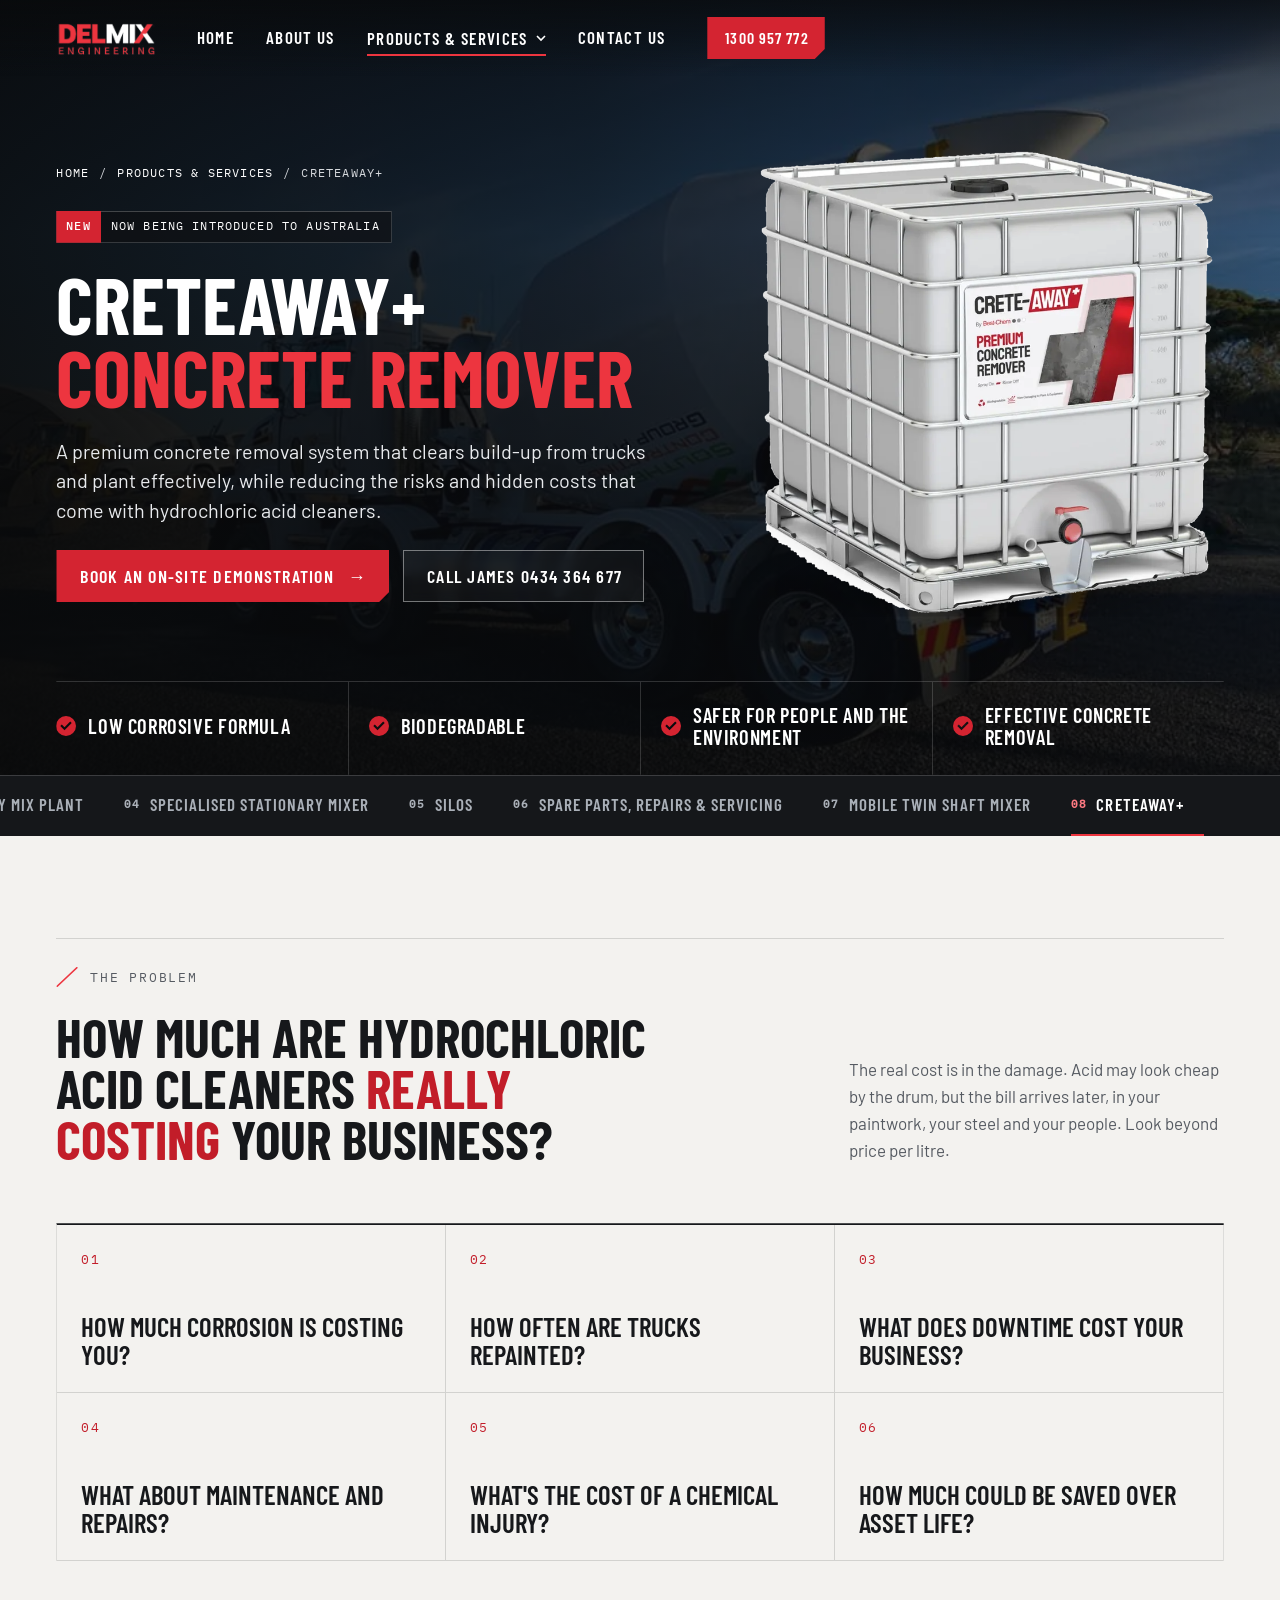
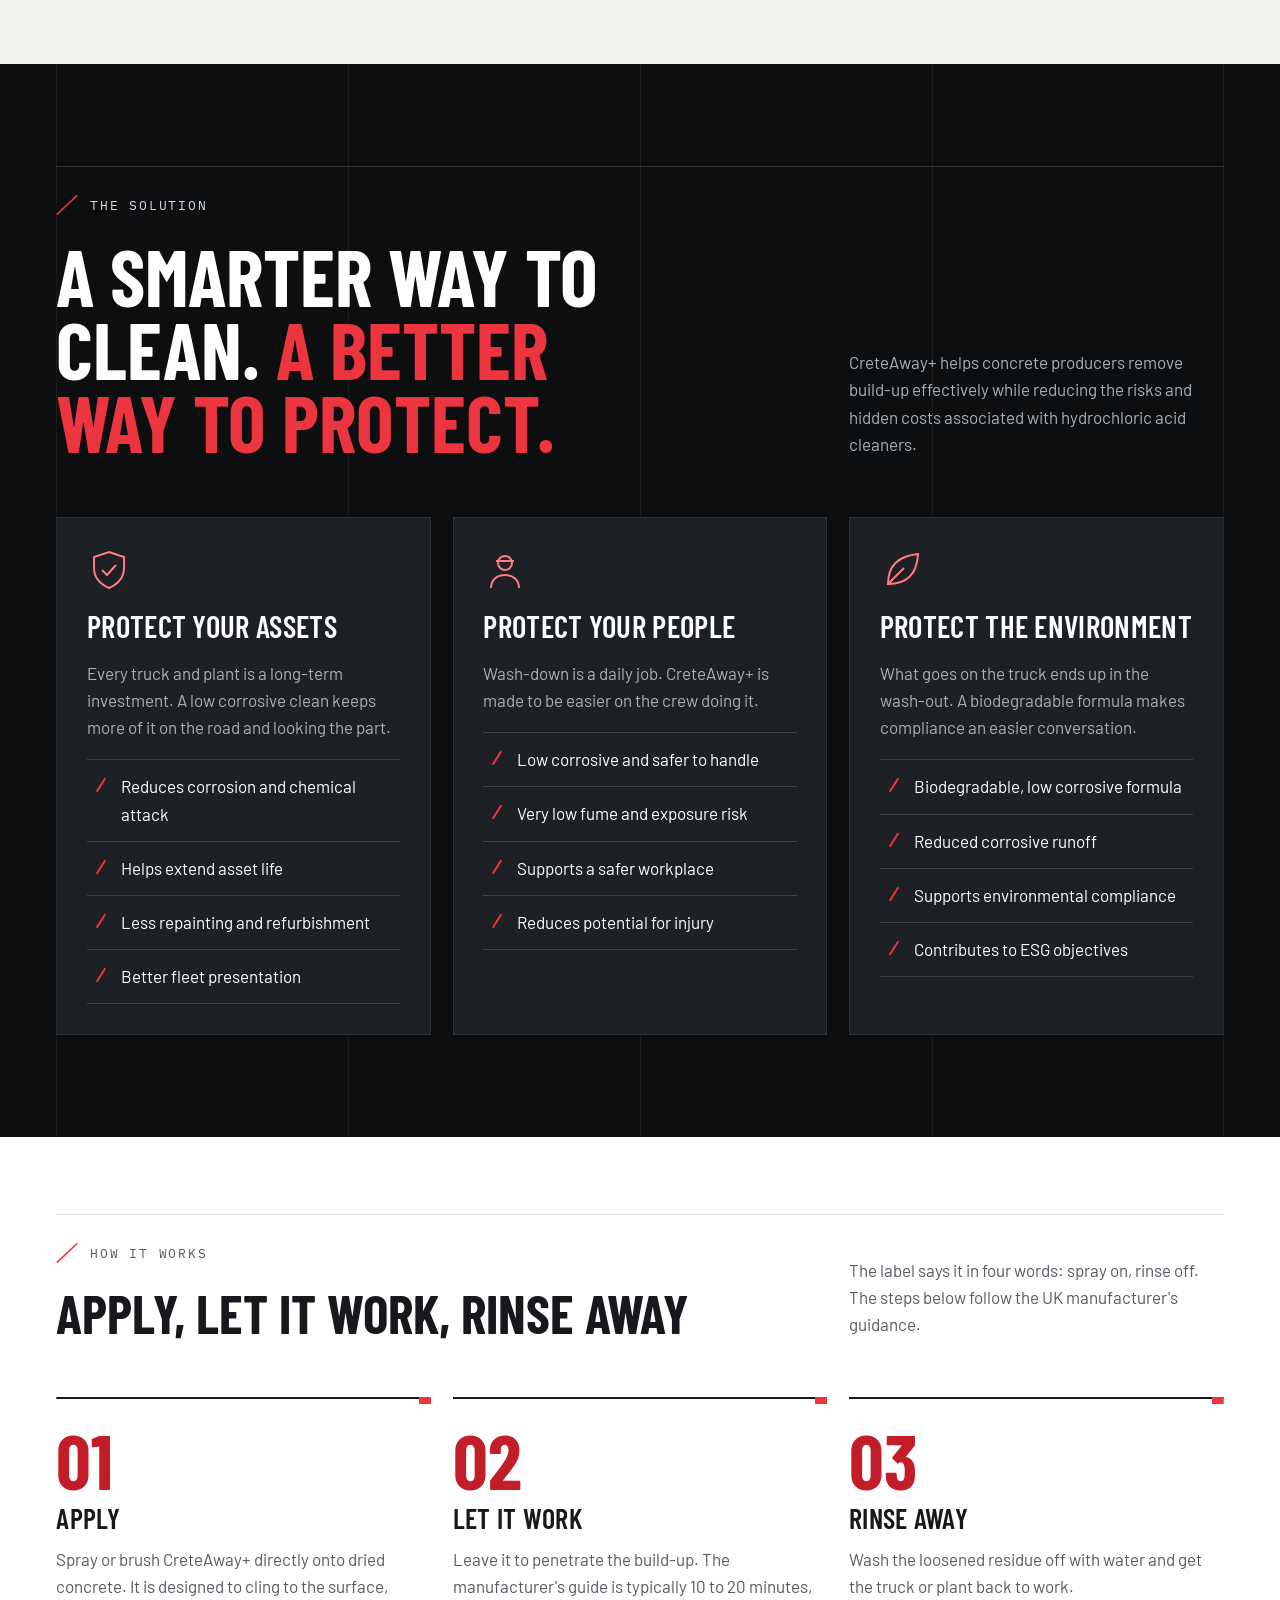
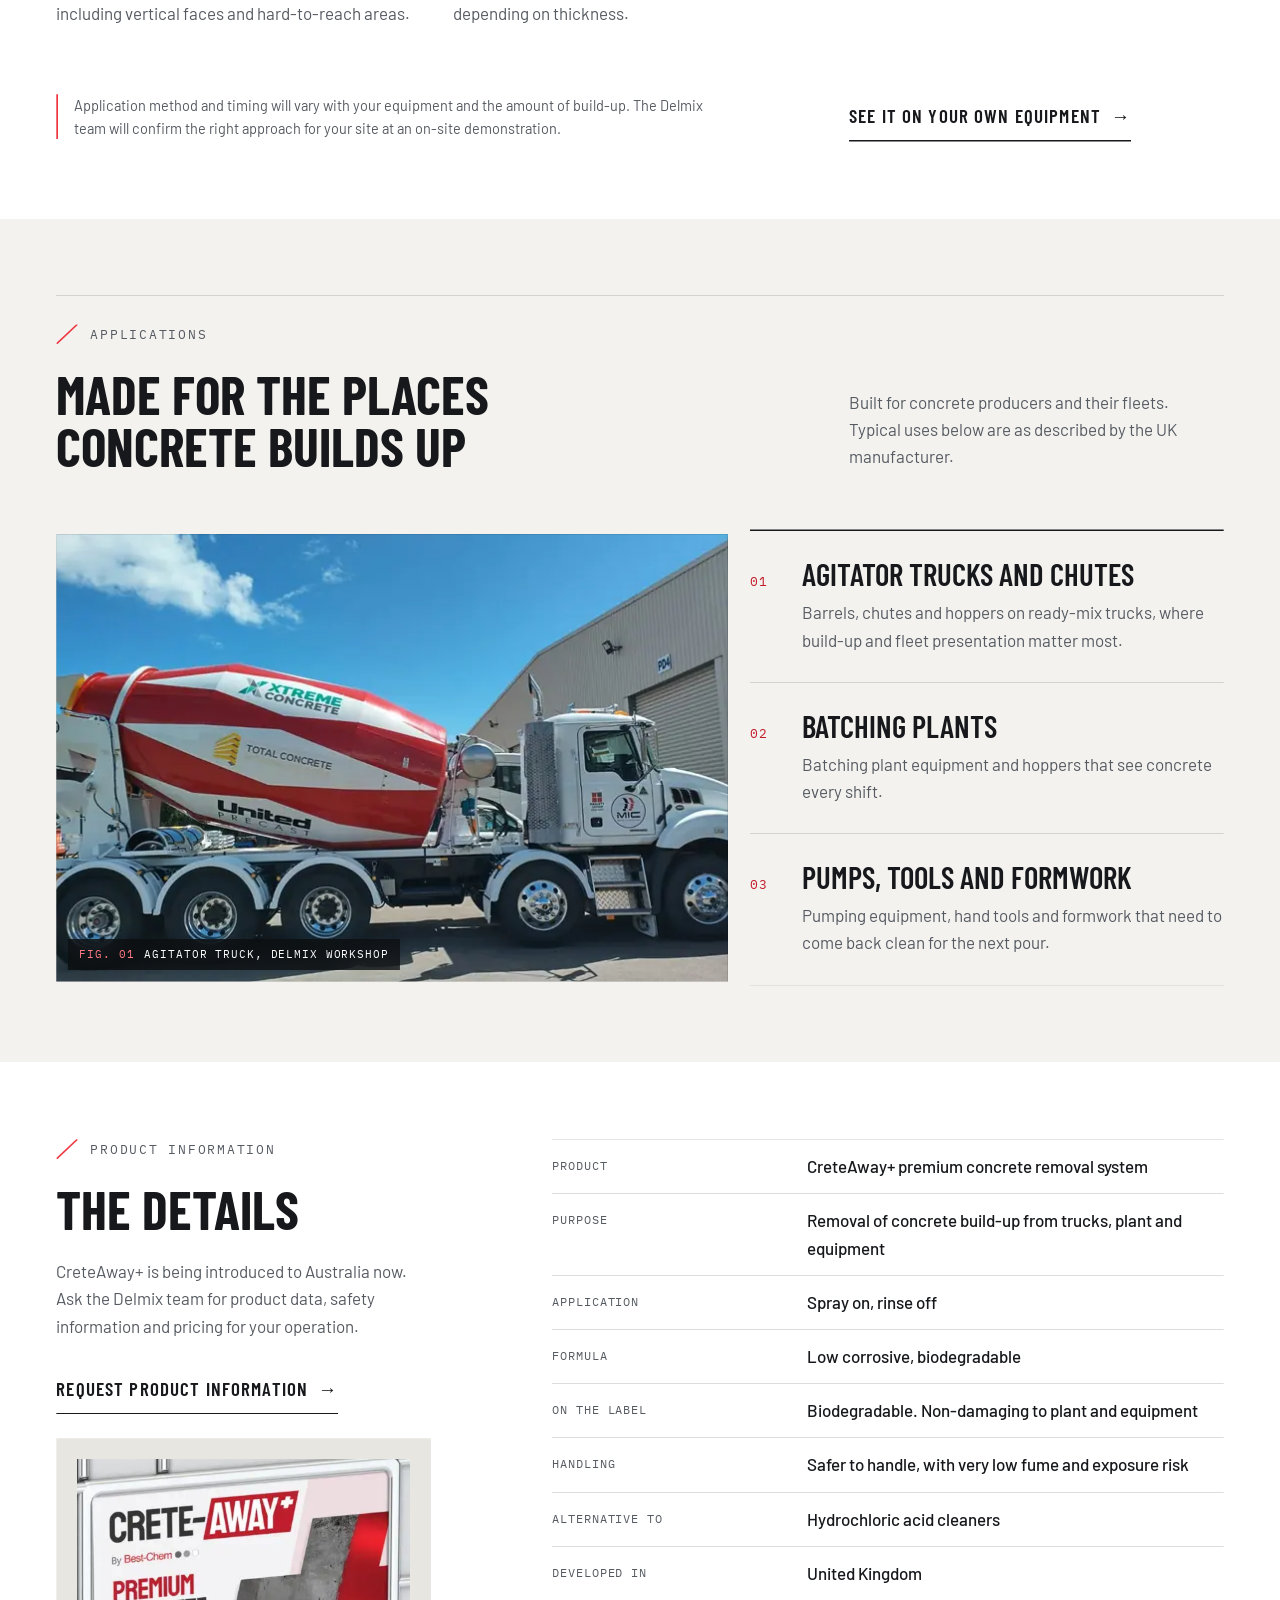
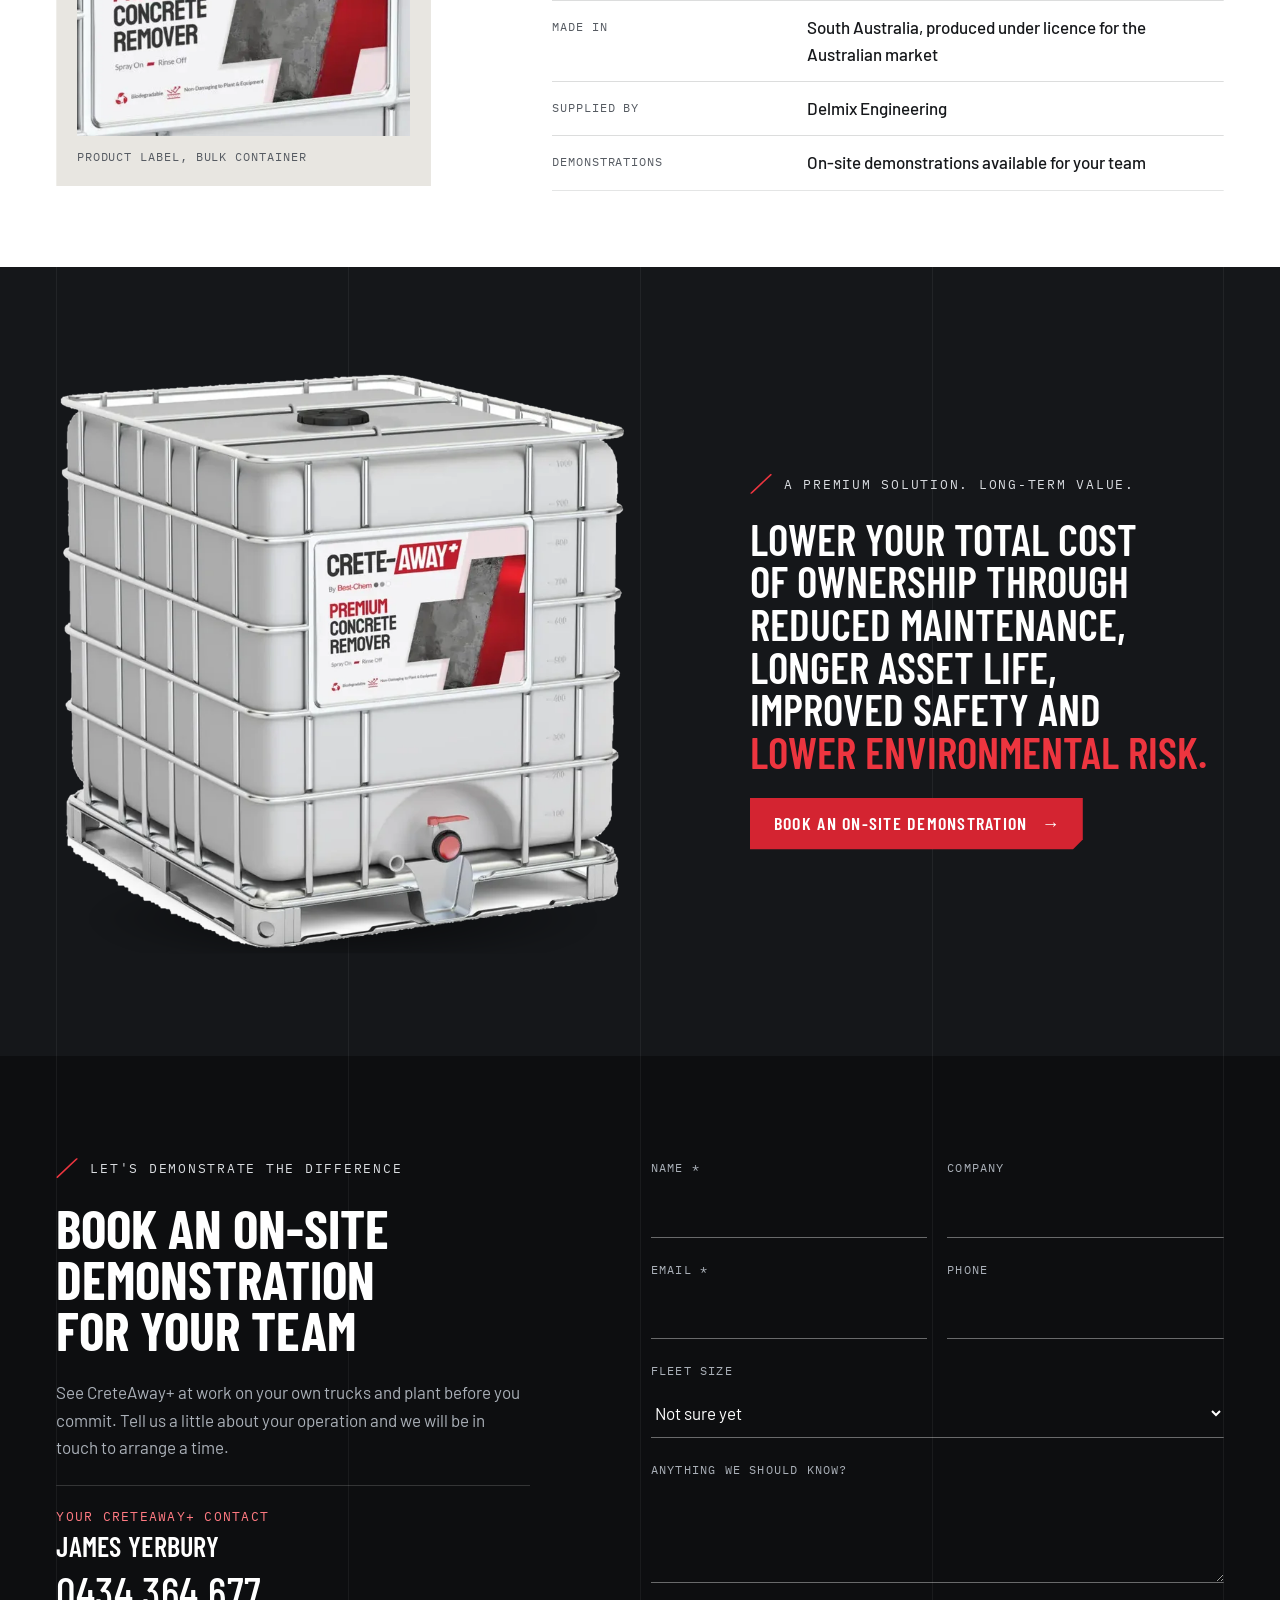
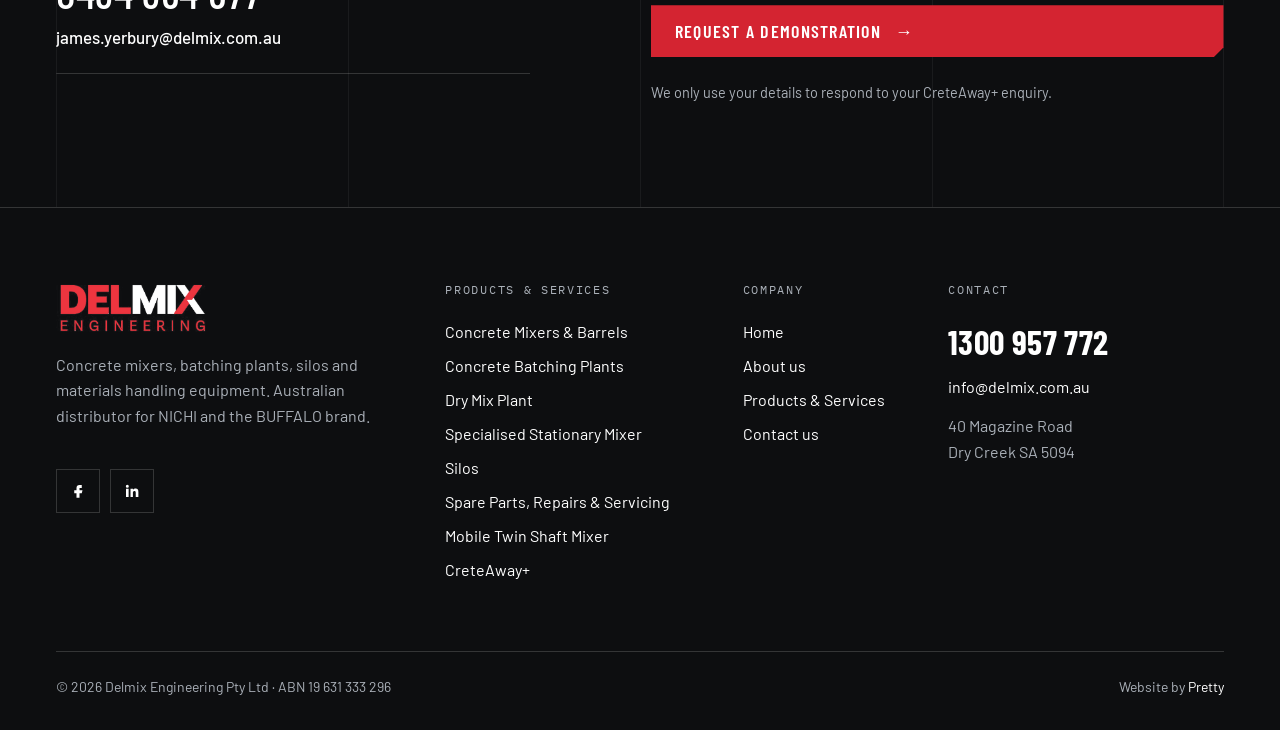
<file: products-and-services/creteaway-plus/index.html>
<!doctype html>
<html lang="en-AU" class="no-js">
<head>
<meta charset="utf-8">
<meta name="viewport" content="width=device-width, initial-scale=1">
<title>CreteAway+ Concrete Remover for Trucks and Plant | Delmix Engineering</title>
<meta name="description" content="CreteAway+ is a premium concrete removal system that removes build-up effectively with a low corrosive, biodegradable formula. A safer alternative to hydrochloric acid cleaners, made in South Australia.">
<link rel="canonical" href="https://delmix.com.au/products-and-services/creteaway-plus/">
<meta name="theme-color" content="#0d0e10">
<meta property="og:type" content="website">
<meta property="og:site_name" content="Delmix Engineering">
<meta property="og:title" content="CreteAway+ Concrete Remover for Trucks and Plant | Delmix Engineering">
<meta property="og:description" content="CreteAway+ is a premium concrete removal system that removes build-up effectively with a low corrosive, biodegradable formula. A safer alternative to hydrochloric acid cleaners, made in South Australia.">
<meta property="og:url" content="https://delmix.com.au/products-and-services/creteaway-plus/">
<meta property="og:image" content="https://delmix.com.au/assets/img/og-creteaway-plus.jpg">
<meta property="og:image:width" content="1200">
<meta property="og:image:height" content="630">
<meta property="og:locale" content="en_AU">
<meta name="twitter:card" content="summary_large_image">
<link rel="icon" href="../../favicon.ico" sizes="32x32">
<link rel="icon" href="../../assets/img/favicon.svg" type="image/svg+xml">
<link rel="apple-touch-icon" href="../../assets/img/apple-touch-icon.png">
<link rel="preload" href="../../assets/fonts/barlow-condensed-latin-700-normal.woff2" as="font" type="font/woff2" crossorigin>
<link rel="preload" href="../../assets/fonts/barlow-latin-400-normal.woff2" as="font" type="font/woff2" crossorigin>
<link rel="stylesheet" href="../../assets/css/site.css">
<!-- Google Tag Manager -->
<script>(function(w,d,s,l,i){w[l]=w[l]||[];w[l].push({'gtm.start':new Date().getTime(),event:'gtm.js'});var f=d.getElementsByTagName(s)[0],j=d.createElement(s),dl=l!='dataLayer'?'&l='+l:'';j.async=true;j.src='https://www.googletagmanager.com/gtm.js?id='+i+dl;f.parentNode.insertBefore(j,f);})(window,document,'script','dataLayer','GTM-TG7H7WQ');</script>
<!-- End Google Tag Manager -->
<script src="../../assets/js/site.js" defer></script>
<script type="application/ld+json">{"@context": "https://schema.org", "@type": "BreadcrumbList", "itemListElement": [{"@type": "ListItem", "position": 1, "name": "Home", "item": "https://delmix.com.au/"}, {"@type": "ListItem", "position": 2, "name": "Products & services", "item": "https://delmix.com.au/products-and-services/"}, {"@type": "ListItem", "position": 3, "name": "CreteAway+", "item": "https://delmix.com.au/products-and-services/creteaway-plus/"}]}</script>
<script type="application/ld+json">{"@context": "https://schema.org", "@type": "Product", "name": "CreteAway+", "description": "CreteAway+ is a premium concrete removal system that removes build-up effectively with a low corrosive, biodegradable formula. A safer alternative to hydrochloric acid cleaners, made in South Australia.", "category": "Concrete removal system", "brand": {"@type": "Brand", "name": "Delmix Engineering"}, "url": "https://delmix.com.au/products-and-services/creteaway-plus/", "image": "https://delmix.com.au/assets/img/og-creteaway-plus.jpg"}</script>
</head>
<body>
<noscript><iframe src="https://www.googletagmanager.com/ns.html?id=GTM-TG7H7WQ" height="0" width="0" style="display:none;visibility:hidden" title="Google Tag Manager"></iframe></noscript>
<div class="page">
<a class="skip" href="#main">Skip to content</a>
<header class="hdr sub-open">
<div class="hdr-in">
<a class="logo" href="../../" aria-label="Delmix Engineering home"><img src="../../assets/img/logo-on-dark-sm.png" srcset="../../assets/img/logo-on-dark-sm.png 1x, ../../assets/img/logo-on-dark.png 2x" alt="Delmix Engineering" width="110" height="38"></a>
<nav aria-label="Main"><ul class="nav">
<li><a href="../../">Home</a></li>
<li><a href="../../about-us/">About us</a></li>
<li><button type="button" class="on" aria-expanded="false" aria-controls="mega">Products &amp; Services <svg class="chev" viewBox="0 0 10 10" fill="none" stroke="currentColor" stroke-width="1.6" aria-hidden="true"><path d="M1 3l4 4 4-4"></path></svg></button>
<div class="mega" id="mega">
<div class="mega-in">
<ul class="mega-list">
<li><a href="../../products-and-services/concrete-mixers-and-barrels/"><span class="mono">01</span><b>Concrete Mixers &amp; Barrels</b><small>BUFFALO mixers and replacement barrels, 2.6 to 12 m³</small></a></li>
<li><a href="../../products-and-services/concrete-batching-plant/"><span class="mono">02</span><b>Concrete Batching Plants</b><small>Dry, wet and mobile plants for ready mix and precast</small></a></li>
<li><a href="../../products-and-services/dry-mix-plant/"><span class="mono">03</span><b>Dry Mix Plant</b><small>Mortar and powder plants, designed to requirement</small></a></li>
<li><a href="../../products-and-services/specialised-stationary-mixer/"><span class="mono">04</span><b>Specialised Stationary Mixer</b><small>One-off units for special mixing applications</small></a></li>
<li><a href="../../products-and-services/silos/"><span class="mono">05</span><b>Silos</b><small>Mobile, skid and customised horizontal silos</small></a></li>
<li><a href="../../products-and-services/spare-parts/"><span class="mono">06</span><b>Spare Parts, Repairs &amp; Servicing</b><small>Parts and service partners across Australia</small></a></li>
<li><a href="../../products-and-services/mobile-mixers/"><span class="mono">07</span><b>Mobile Twin Shaft Mixer</b><small>Mobile wet mix: BMTS-2000, 3000 and 4000</small></a></li>
<li><a href="../../products-and-services/creteaway-plus/"><span class="mono">08</span><b>CreteAway+ <span class="tag-new">New</span></b><small>Premium concrete removal system</small></a></li>
</ul>
<a class="mega-feat" href="../../products-and-services/concrete-batching-plant/"><img src="../../assets/img/mbp-rear34-1600.webp" srcset="../../assets/img/mbp-rear34-480.webp 480w, ../../assets/img/mbp-rear34-800.webp 800w, ../../assets/img/mbp-rear34-1200.webp 1200w, ../../assets/img/mbp-rear34-1600.webp 1600w, ../../assets/img/mbp-rear34-2000.webp 2000w" sizes="380px" width="2000" height="1333" alt="" loading="lazy" decoding="async"><span>Mobile batch plants.<br>Producing in hours.</span></a>
</div>
</div>
</li>
<li><a href="../../contact-us/">Contact us</a></li>
</ul></nav>
<a class="btn hdr-call" href="tel:1300957772" aria-label="Call Delmix on 1300 957 772">1300 957 772</a>
<button type="button" class="burger" aria-label="Open menu" aria-expanded="false" aria-controls="mnav"><i></i><i></i><i></i></button>
<div class="hdr-bar" aria-hidden="true"></div>
</div>
<nav class="mnav" id="mnav" aria-label="Main menu">
<a href="../../">Home</a>
<a href="../../about-us/">About us</a>
<button type="button" aria-expanded="true" aria-controls="msub">Products &amp; Services <svg class="chev" viewBox="0 0 10 10" fill="none" stroke="currentColor" stroke-width="1.4" aria-hidden="true"><path d="M1 3l4 4 4-4"></path></svg></button>
<div class="msub" id="msub"><ul>
<li><a href="../../products-and-services/concrete-mixers-and-barrels/"><span class="mono">01</span>Concrete Mixers &amp; Barrels</a></li>
<li><a href="../../products-and-services/concrete-batching-plant/"><span class="mono">02</span>Concrete Batching Plants</a></li>
<li><a href="../../products-and-services/dry-mix-plant/"><span class="mono">03</span>Dry Mix Plant</a></li>
<li><a href="../../products-and-services/specialised-stationary-mixer/"><span class="mono">04</span>Specialised Stationary Mixer</a></li>
<li><a href="../../products-and-services/silos/"><span class="mono">05</span>Silos</a></li>
<li><a href="../../products-and-services/spare-parts/"><span class="mono">06</span>Spare Parts, Repairs &amp; Servicing</a></li>
<li><a href="../../products-and-services/mobile-mixers/"><span class="mono">07</span>Mobile Twin Shaft Mixer</a></li>
<li><a href="../../products-and-services/creteaway-plus/"><span class="mono">08</span>CreteAway+ <span class="tag-new">New</span></a></li>
</ul></div>
<a href="../../contact-us/">Contact us</a>
<div class="mnav-foot">
<a class="tel" href="tel:1300957772">1300 957 772</a>
<a class="btn" href="../../contact-us/#enquiry">Make an enquiry <span class="ar" aria-hidden="true">&rarr;</span></a>
</div>
</nav>
</header>

<main id="main">
<section class="phero" aria-label="CreteAway+">
<img class="bgi" src="../../assets/img/mixer-southern-960.webp" srcset="../../assets/img/mixer-southern-480.webp 480w, ../../assets/img/mixer-southern-800.webp 800w, ../../assets/img/mixer-southern-960.webp 960w" sizes="100vw" width="960" height="720" alt="" style="object-position: 70% 40%" loading="lazy" decoding="async">
<div class="shade"></div>
<div class="wrap phero-in">
<div class="phero-copy">
<nav class="crumbs" aria-label="Breadcrumb"><a href="../../">Home</a><span aria-hidden="true">/</span><a href="../../products-and-services/">Products &amp; services</a><span aria-hidden="true">/</span><span aria-current="page">CreteAway+</span></nav>
<p class="pill" data-rv><b>New</b>Now being introduced to Australia</p>
<h1 class="h1" data-rv>CreteAway+ <span class="red">concrete remover</span></h1>
<p class="lead" data-rv data-d="1">A premium concrete removal system that clears build-up from trucks and plant effectively, while reducing the risks and hidden costs that come with hydrochloric acid cleaners.</p>
<div class="btns" data-rv data-d="2">
<a class="btn" href="#enquiry">Book an on-site demonstration <span class="ar" aria-hidden="true">&rarr;</span></a>
<a class="btn btn--ghost" href="tel:0434364677">Call James 0434 364 677</a>
</div>
</div>
<div class="phero-pack" data-rv data-d="2"><div class="pstage"><img class="pshot" src="../../assets/img/ca-ibc-1200.webp" srcset="../../assets/img/ca-ibc-480.webp 480w, ../../assets/img/ca-ibc-800.webp 800w, ../../assets/img/ca-ibc-1200.webp 1200w" sizes="(max-width: 960px) 80vw, 40vw" width="1200" height="1222" alt="CreteAway+ premium concrete remover in a bulk IBC container" loading="eager" decoding="async"></div></div>
</div>
<div class="wrap" style="position: relative">
<ul class="claims" data-rv data-d="3"><li>Low corrosive formula</li><li>Biodegradable</li><li>Safer for people and the environment</li><li>Effective concrete removal</li></ul>
</div>
</section>
<nav class="pnav" aria-label="Products and services"><div class="wrap"><ul><li><a href="../../products-and-services/concrete-mixers-and-barrels/" class=""><span class="mono">01</span>Concrete Mixers &amp; Barrels</a></li><li><a href="../../products-and-services/concrete-batching-plant/" class=""><span class="mono">02</span>Concrete Batching Plants</a></li><li><a href="../../products-and-services/dry-mix-plant/" class=""><span class="mono">03</span>Dry Mix Plant</a></li><li><a href="../../products-and-services/specialised-stationary-mixer/" class=""><span class="mono">04</span>Specialised Stationary Mixer</a></li><li><a href="../../products-and-services/silos/" class=""><span class="mono">05</span>Silos</a></li><li><a href="../../products-and-services/spare-parts/" class=""><span class="mono">06</span>Spare Parts, Repairs &amp; Servicing</a></li><li><a href="../../products-and-services/mobile-mixers/" class=""><span class="mono">07</span>Mobile Twin Shaft Mixer</a></li><li><a href="../../products-and-services/creteaway-plus/" class="on" aria-current="page"><span class="mono">08</span>CreteAway+</a></li></ul></div></nav>

<section class="sec paper" aria-labelledby="h-ca1">
<div class="wrap">
<div class="sechead">
<div class="c8 stack g24"><p class="eyebrow" data-rv>The problem</p><h2 class="h2" id="h-ca1" data-rv>How much are hydrochloric acid cleaners <span class="red">really costing</span> your business?</h2></div>
<p class="c4 muted" data-rv>The real cost is in the damage. Acid may look cheap by the drum, but the bill arrives later, in your paintwork, your steel and your people. Look beyond price per litre.</p>
</div>
<ul class="qgrid" data-rv>
<li><span class="num">01</span><b>How much corrosion is costing you?</b></li>
<li><span class="num">02</span><b>How often are trucks repainted?</b></li>
<li><span class="num">03</span><b>What does downtime cost your business?</b></li>
<li><span class="num">04</span><b>What about maintenance and repairs?</b></li>
<li><span class="num">05</span><b>What's the cost of a chemical injury?</b></li>
<li><span class="num">06</span><b>How much could be saved over asset life?</b></li>
</ul>
</div>
</section>

<section class="sec dark" aria-labelledby="h-ca2">
<div class="wrap">
<div class="sechead">
<div class="c8 stack g24"><p class="eyebrow" data-rv>The solution</p><h2 class="h1" id="h-ca2" data-rv>A smarter way to clean. <span class="red">A better way to protect.</span></h2></div>
<p class="c4 muted" data-rv>CreteAway+ helps concrete producers remove build-up effectively while reducing the risks and hidden costs associated with hydrochloric acid cleaners.</p>
</div>
<div class="pillars" data-rv>
<article class="pillar">
<svg class="ico" viewBox="0 0 44 44" fill="none" stroke="currentColor" stroke-width="2" aria-hidden="true"><path d="M22 4l15 5v11c0 9-6 16-15 20C13 36 7 29 7 20V9z"></path><path d="M15 22l5 5 9-10"></path></svg>
<h3 class="h3">Protect your assets</h3>
<p>Every truck and plant is a long-term investment. A low corrosive clean keeps more of it on the road and looking the part.</p>
<ul class="ticks"><li>Reduces corrosion and chemical attack</li><li>Helps extend asset life</li><li>Less repainting and refurbishment</li><li>Better fleet presentation</li></ul>
</article>
<article class="pillar">
<svg class="ico" viewBox="0 0 44 44" fill="none" stroke="currentColor" stroke-width="2" aria-hidden="true"><circle cx="22" cy="15" r="7"></circle><path d="M8 40c0-8 6-13 14-13s14 5 14 13"></path><path d="M13 13h18"></path></svg>
<h3 class="h3">Protect your people</h3>
<p>Wash-down is a daily job. CreteAway+ is made to be easier on the crew doing it.</p>
<ul class="ticks"><li>Low corrosive and safer to handle</li><li>Very low fume and exposure risk</li><li>Supports a safer workplace</li><li>Reduces potential for injury</li></ul>
</article>
<article class="pillar">
<svg class="ico" viewBox="0 0 44 44" fill="none" stroke="currentColor" stroke-width="2" aria-hidden="true"><path d="M8 36C8 18 18 8 38 6c-1 20-11 30-30 30z"></path><path d="M8 36l16-16"></path></svg>
<h3 class="h3">Protect the environment</h3>
<p>What goes on the truck ends up in the wash-out. A biodegradable formula makes compliance an easier conversation.</p>
<ul class="ticks"><li>Biodegradable, low corrosive formula</li><li>Reduced corrosive runoff</li><li>Supports environmental compliance</li><li>Contributes to ESG objectives</li></ul>
</article>
</div>
</div>
</section>

<section class="sec--tight white" aria-labelledby="h-ca3">
<div class="wrap">
<div class="sechead">
<div class="c7 stack g24"><p class="eyebrow" data-rv>How it works</p><h2 class="h2" id="h-ca3" data-rv>Apply, let it work, rinse away</h2></div>
<p class="c4 s9 muted" data-rv>The label says it in four words: spray on, rinse off. The steps below follow the UK manufacturer's guidance.</p>
</div>
<ol class="proc" data-rv>
<li><h3 class="h3">Apply</h3><p class="muted">Spray or brush CreteAway+ directly onto dried concrete. It is designed to cling to the surface, including vertical faces and hard-to-reach areas.</p></li>
<li><h3 class="h3">Let it work</h3><p class="muted">Leave it to penetrate the build-up. The manufacturer's guide is typically 10 to 20 minutes, depending on thickness.</p></li>
<li><h3 class="h3">Rinse away</h3><p class="muted">Wash the loosened residue off with water and get the truck or plant back to work.</p></li>
</ol>
<div class="split" style="margin-top: clamp(40px,5vw,72px)">
<p class="note c7" data-rv>Application method and timing will vary with your equipment and the amount of build-up. The Delmix team will confirm the right approach for your site at an on-site demonstration.</p>
<div class="c4 s9" data-rv><a class="tlink" href="#enquiry">See it on your own equipment <span aria-hidden="true">&rarr;</span></a></div>
</div>
</div>
</section>

<section class="sec--tight paper" aria-labelledby="h-ca4">
<div class="wrap">
<div class="sechead">
<div class="c7 stack g24"><p class="eyebrow" data-rv>Applications</p><h2 class="h2" id="h-ca4" data-rv>Made for the places concrete builds up</h2></div>
<p class="c4 s9 muted" data-rv>Built for concrete producers and their fleets. Typical uses below are as described by the UK manufacturer.</p>
</div>
<div class="split">
<figure class="fig r32 c7"data-rv><img src="../../assets/img/mixer-8-6m-1600.webp" srcset="../../assets/img/mixer-8-6m-480.webp 480w, ../../assets/img/mixer-8-6m-800.webp 800w, ../../assets/img/mixer-8-6m-1200.webp 1200w, ../../assets/img/mixer-8-6m-1600.webp 1600w" sizes="(max-width: 960px) 100vw, 58vw" width="1600" height="900" alt="Concrete agitator truck with a clean red and white barrel outside the Delmix workshop" loading="lazy" decoding="async"><figcaption>Agitator truck, Delmix workshop</figcaption></figure>
<ol class="apps c5" style="grid-template-columns: minmax(0,1fr)" data-rv>
<li><span class="num">01</span><b style="font-size: clamp(24px,2.4vw,34px)">Agitator trucks and chutes</b><p class="muted" style="grid-column: 2; margin-top: 8px">Barrels, chutes and hoppers on ready-mix trucks, where build-up and fleet presentation matter most.</p></li>
<li><span class="num">02</span><b style="font-size: clamp(24px,2.4vw,34px)">Batching plants</b><p class="muted" style="grid-column: 2; margin-top: 8px">Batching plant equipment and hoppers that see concrete every shift.</p></li>
<li><span class="num">03</span><b style="font-size: clamp(24px,2.4vw,34px)">Pumps, tools and formwork</b><p class="muted" style="grid-column: 2; margin-top: 8px">Pumping equipment, hand tools and formwork that need to come back clean for the next pour.</p></li>
</ol>
</div>
</div>
</section>

<section class="sec--tight white" aria-labelledby="h-ca5">
<div class="wrap split split--top">
<div class="c4 stack g24">
<p class="eyebrow" data-rv>Product information</p>
<h2 class="h2" id="h-ca5" data-rv>The details</h2>
<p class="muted" data-rv>CreteAway+ is being introduced to Australia now. Ask the Delmix team for product data, safety information and pricing for your operation.</p>
<a class="tlink" href="#enquiry" data-rv style="align-self: flex-start">Request product information <span aria-hidden="true">&rarr;</span></a>
<figure class="labelfig" data-rv><img src="../../assets/img/ca-label-1000.webp" srcset="../../assets/img/ca-label-480.webp 480w, ../../assets/img/ca-label-1000.webp 1000w" sizes="(max-width: 960px) 100vw, 58vw" width="1000" height="830" alt="Close-up of the Crete-Away+ label: premium concrete remover, spray on, rinse off, biodegradable, non-damaging to plant and equipment" loading="lazy" decoding="async"><figcaption>Product label, bulk container</figcaption></figure>
</div>
<dl class="spec c7 s6" style="grid-column-start: 6" data-rv>
<dt>Product</dt><dd>CreteAway+ premium concrete removal system</dd>
<dt>Purpose</dt><dd>Removal of concrete build-up from trucks, plant and equipment</dd>
<dt>Application</dt><dd>Spray on, rinse off</dd>
<dt>Formula</dt><dd>Low corrosive, biodegradable</dd>
<dt>On the label</dt><dd>Biodegradable. Non-damaging to plant and equipment</dd>
<dt>Handling</dt><dd>Safer to handle, with very low fume and exposure risk</dd>
<dt>Alternative to</dt><dd>Hydrochloric acid cleaners</dd>
<dt>Developed in</dt><dd>United Kingdom</dd>
<dt>Made in</dt><dd>South Australia, produced under licence for the Australian market</dd>
<dt>Supplied by</dt><dd>Delmix Engineering</dd>
<dt>Demonstrations</dt><dd>On-site demonstrations available for your team</dd>
</dl>
</div>
</section>

<section class="sec dark2" aria-labelledby="h-ca7">
<div class="wrap split">
<div class="c6" data-rv><div class="pstage pstage--lg"><img class="pshot" src="../../assets/img/ca-ibc-1200.webp" srcset="../../assets/img/ca-ibc-480.webp 480w, ../../assets/img/ca-ibc-800.webp 800w, ../../assets/img/ca-ibc-1200.webp 1200w" sizes="(max-width: 960px) 80vw, 40vw" width="1200" height="1222" alt="CreteAway+ bulk IBC container with the Crete-Away+ premium concrete remover label" loading="lazy" decoding="async"></div></div>
<div class="c5 s8 stack g24" style="grid-column-start: 8">
<p class="eyebrow" data-rv>A premium solution. Long-term value.</p>
<h2 class="quote" id="h-ca7" data-rv style="font-size: clamp(30px,3.4vw,50px)">Lower your total cost of ownership through reduced maintenance, longer asset life, improved safety and <span class="red">lower environmental risk.</span></h2>
<div class="btns" data-rv><a class="btn" href="#enquiry">Book an on-site demonstration <span class="ar" aria-hidden="true">&rarr;</span></a></div>
</div>
</div>
</section>

<section class="sec dark" id="enquiry" aria-labelledby="h-ca6">
<div class="wrap split split--top">
<div class="c5 stack g24">
<p class="eyebrow" data-rv>Let's demonstrate the difference</p>
<h2 class="h2" id="h-ca6" data-rv>Book an on-site demonstration for your team</h2>
<p class="muted" data-rv>See CreteAway+ at work on your own trucks and plant before you commit. Tell us a little about your operation and we will be in touch to arrange a time.</p>
<div class="who" data-rv><span class="num">Your CreteAway+ contact</span><h3 class="h3">James Yerbury</h3><a class="tel" href="tel:0434364677">0434 364 677</a><a href="mailto:james.yerbury@delmix.com.au">james.yerbury@delmix.com.au</a></div>
</div>
<div class="c6 s7" style="grid-column-start: 7" data-rv>
<form class="form js-enquiry" id="creteaway-form" method="post" action="mailto:info@delmix.com.au" enctype="text/plain" data-form-id="creteaway" data-topic="CreteAway+" data-subject="CreteAway+ enquiry: on-site demonstration" data-endpoint="" novalidate>
<input type="hidden" name="topic" value="CreteAway+">
<div class="field"><label for="f-name">Name *</label><input id="f-name" name="name" type="text" autocomplete="name" required></div>
<div class="field"><label for="f-company">Company</label><input id="f-company" name="company" type="text" autocomplete="organization"></div>
<div class="field"><label for="f-email">Email *</label><input id="f-email" name="email" type="email" autocomplete="email" required></div>
<div class="field"><label for="f-phone">Phone</label><input id="f-phone" name="phone" type="tel" autocomplete="tel"></div>
<div class="field field--full"><label for="f-fleet">Fleet size</label><select id="f-fleet" name="fleet"><option>Not sure yet</option><option>1 to 5 trucks</option><option>6 to 20 trucks</option><option>21 to 50 trucks</option><option>More than 50 trucks</option><option>Batching plant only</option></select></div>
<div class="field field--full"><label for="f-msg">Anything we should know?</label><textarea id="f-msg" name="message" style="min-height: 96px"></textarea></div>
<div class="hp" aria-hidden="true"><label for="f-website">Leave this field empty</label><input id="f-website" name="website" type="text" tabindex="-1" autocomplete="off"></div>
<div class="field--full" style="display: flex; flex-direction: column; gap: 12px">
<button class="btn" type="submit">Request a demonstration <span class="ar" aria-hidden="true">&rarr;</span></button>
<p class="formnote formerr" role="alert" aria-live="assertive"></p>
<p class="formnote">We only use your details to respond to your CreteAway+ enquiry.</p>
</div>
</form>
<div class="formok" tabindex="-1" role="status" hidden>
<h3 class="h3">Thanks <span class="okname"></span>, we have your CreteAway+ enquiry</h3>
<p class="muted oksent">The Delmix team will be in touch to arrange your demonstration. For anything urgent, call James Yerbury on 0434 364 677.</p>
<div class="stack g16"><p class="muted">One last step: send it to the Delmix team from your email app, or call James Yerbury on 0434 364 677 to book a demonstration now.</p>
<div class="btns"><a class="btn okmail" href="mailto:info@delmix.com.au">Send by email <span class="ar" aria-hidden="true">&rarr;</span></a><button class="btn btn--ghost okedit" type="button">Edit</button></div></div>
</div>
</div>
</div>
</section>

</main>
<footer class="ftr">
<div class="ftr-in">
<div class="ftr-top">
<div style="display: flex; flex-direction: column; gap: 20px; max-width: 360px">
<a class="ftr-logo" href="../../" aria-label="Delmix Engineering home"><img src="../../assets/img/logo-on-dark-sm.png" srcset="../../assets/img/logo-on-dark-sm.png 1x, ../../assets/img/logo-on-dark.png 2x" alt="Delmix Engineering" width="150" height="52" loading="lazy"></a>
<p style="color: #aab0b8">Concrete mixers, batching plants, silos and materials handling equipment. Australian distributor for NICHI and the BUFFALO brand.</p>
<div class="soc">
<a href="https://www.facebook.com/Delmixengineering/" aria-label="Delmix Engineering on Facebook"><svg viewBox="0 0 24 24" fill="currentColor" aria-hidden="true"><path d="M14 8h3V4h-3a4 4 0 00-4 4v3H7v4h3v6h4v-6h3l1-4h-4V8z"></path></svg></a>
<a href="https://www.linkedin.com/company/delmix-engineering" aria-label="Delmix Engineering on LinkedIn"><svg viewBox="0 0 24 24" fill="currentColor" aria-hidden="true"><path d="M4 9h3.500v11H4zM5.750 3.500a2 2 0 110 4 2 2 0 010-4zM10 9h3.300v1.500c.600-1 1.800-1.800 3.500-1.800 3 0 3.700 2 3.700 4.700V20H17v-5.800c0-1.400-.500-2.300-1.800-2.300-1.400 0-2 1-2 2.400V20H10z"></path></svg></a>
</div>
</div>
<nav aria-label="Products and services">
<h2>Products &amp; services</h2>
<ul>
<li><a href="../../products-and-services/concrete-mixers-and-barrels/">Concrete Mixers &amp; Barrels</a></li>
<li><a href="../../products-and-services/concrete-batching-plant/">Concrete Batching Plants</a></li>
<li><a href="../../products-and-services/dry-mix-plant/">Dry Mix Plant</a></li>
<li><a href="../../products-and-services/specialised-stationary-mixer/">Specialised Stationary Mixer</a></li>
<li><a href="../../products-and-services/silos/">Silos</a></li>
<li><a href="../../products-and-services/spare-parts/">Spare Parts, Repairs &amp; Servicing</a></li>
<li><a href="../../products-and-services/mobile-mixers/">Mobile Twin Shaft Mixer</a></li>
<li><a href="../../products-and-services/creteaway-plus/">CreteAway+</a></li>
</ul>
</nav>
<nav aria-label="Company">
<h2>Company</h2>
<ul>
<li><a href="../../">Home</a></li>
<li><a href="../../about-us/">About us</a></li>
<li><a href="../../products-and-services/">Products &amp; Services</a></li>
<li><a href="../../contact-us/">Contact us</a></li>
</ul>
</nav>
<div>
<h2>Contact</h2>
<ul>
<li><a href="tel:1300957772" style="font-family: var(--disp); font-weight: 700; font-size: 34px; letter-spacing: .01em; min-height: 48px">1300 957 772</a></li>
<li><a href="mailto:info@delmix.com.au">info@delmix.com.au</a></li>
<li style="color: #aab0b8; margin-top: 10px">40 Magazine Road<br>Dry Creek SA 5094</li>
</ul>
</div>
</div>
<div class="ftr-bot">
<span>&copy; <span data-year>2026</span> Delmix Engineering Pty Ltd &middot; ABN 19 631 333 296</span>
<span>Website by <a href="https://pretty.com.au">Pretty</a></span>
</div>
</div>
</footer>

</div>
</body>
</html>
</file>
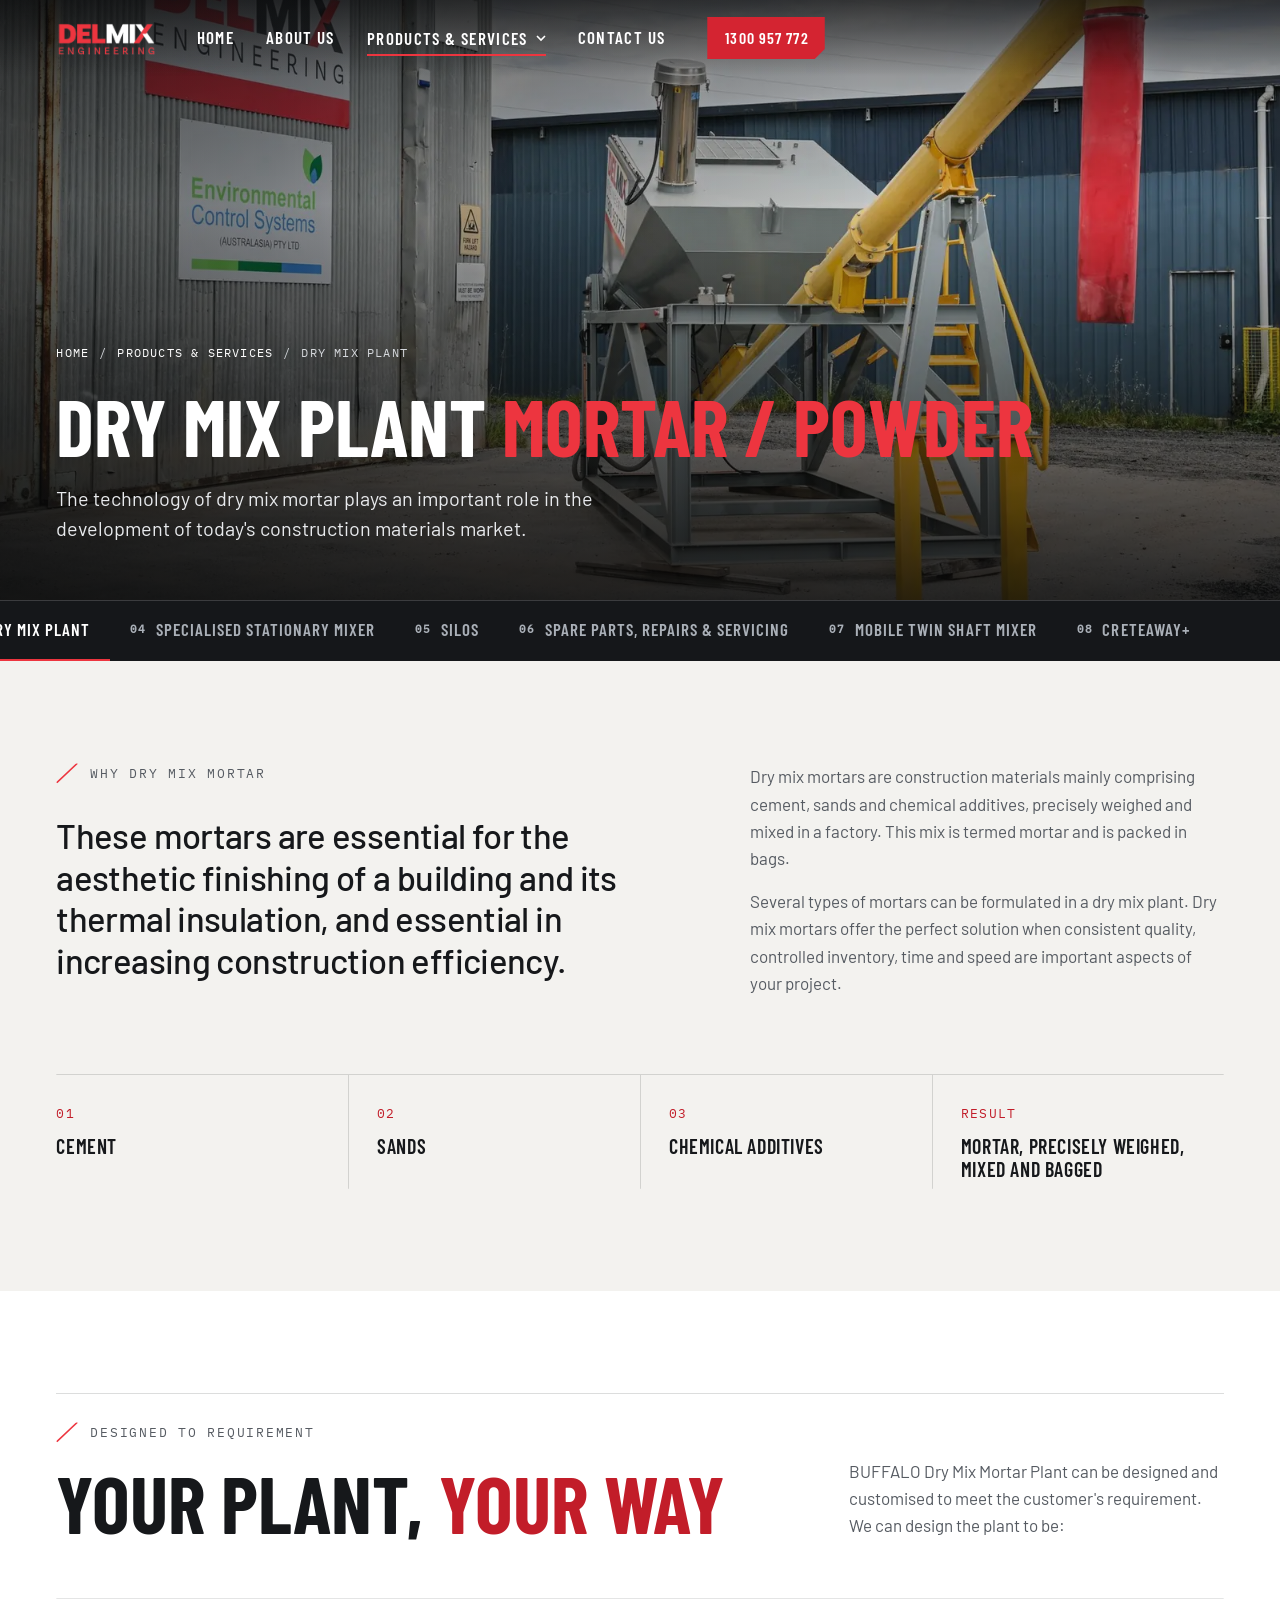
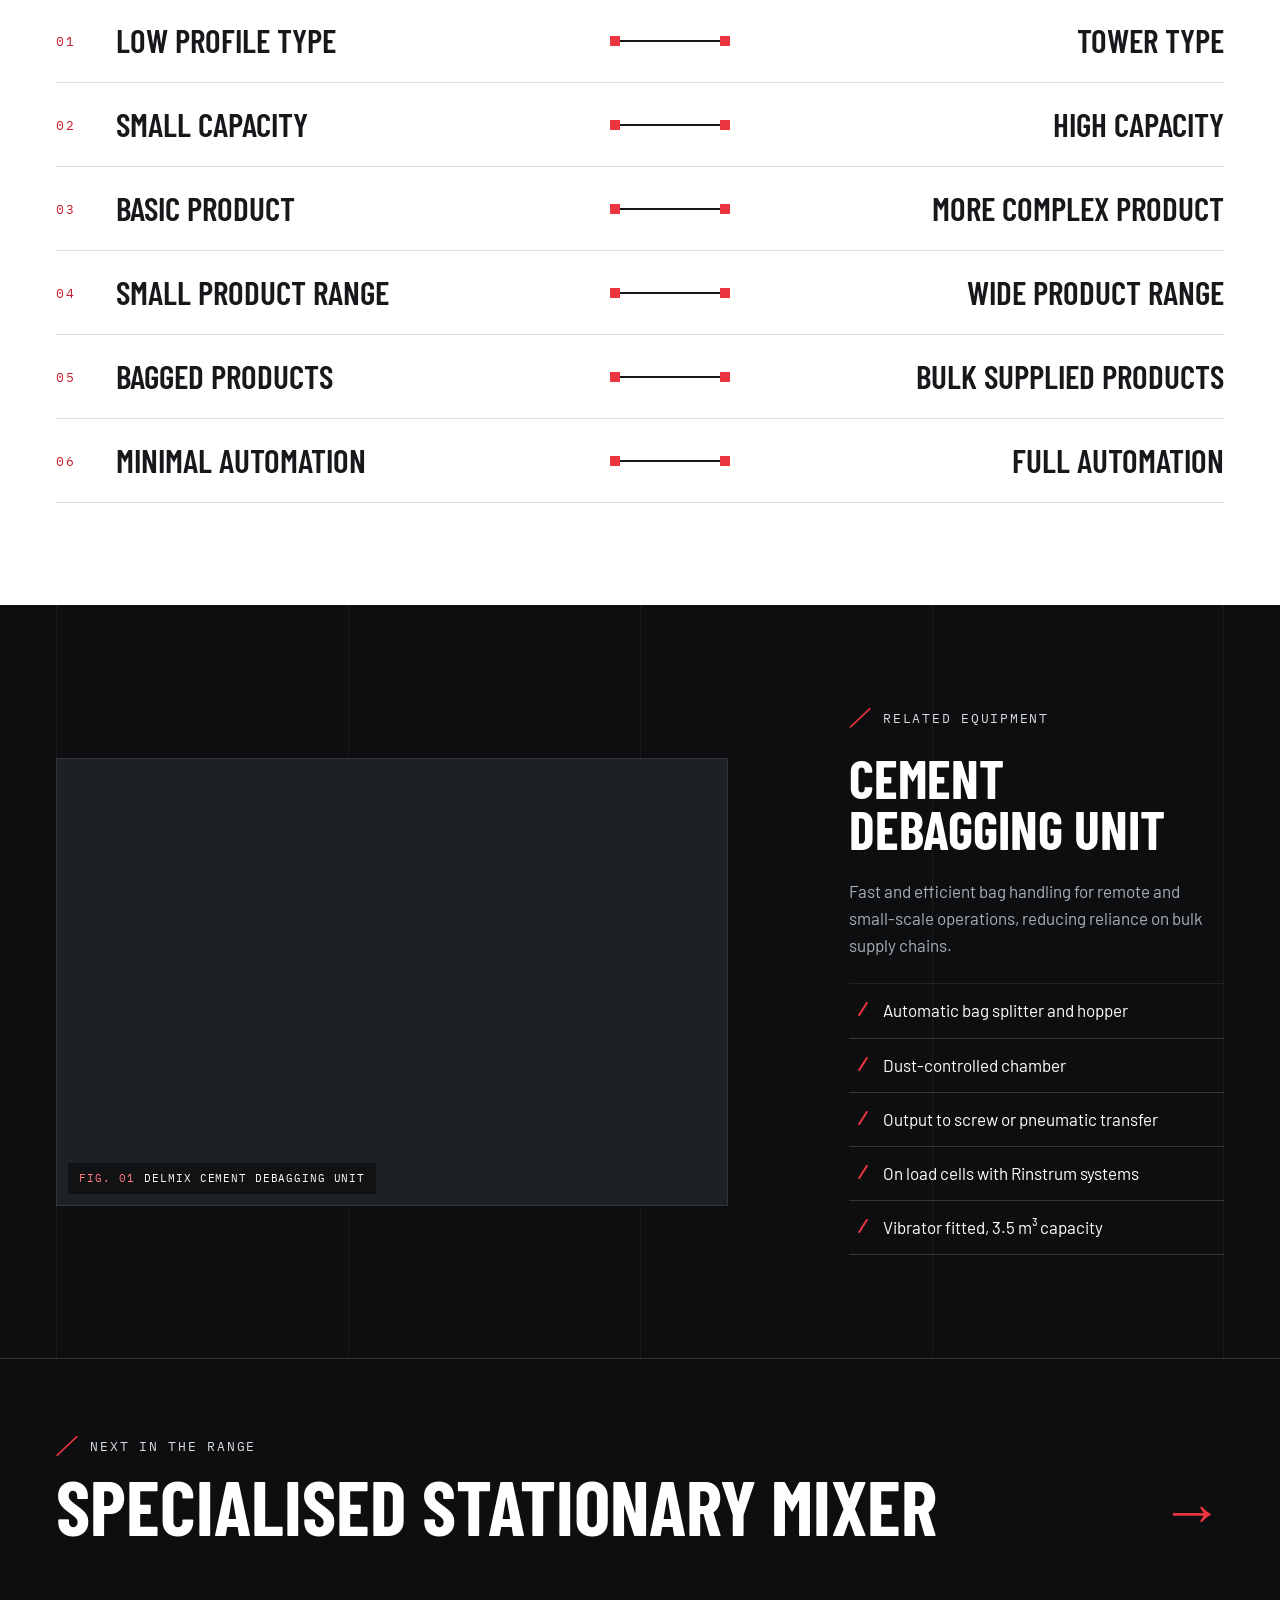
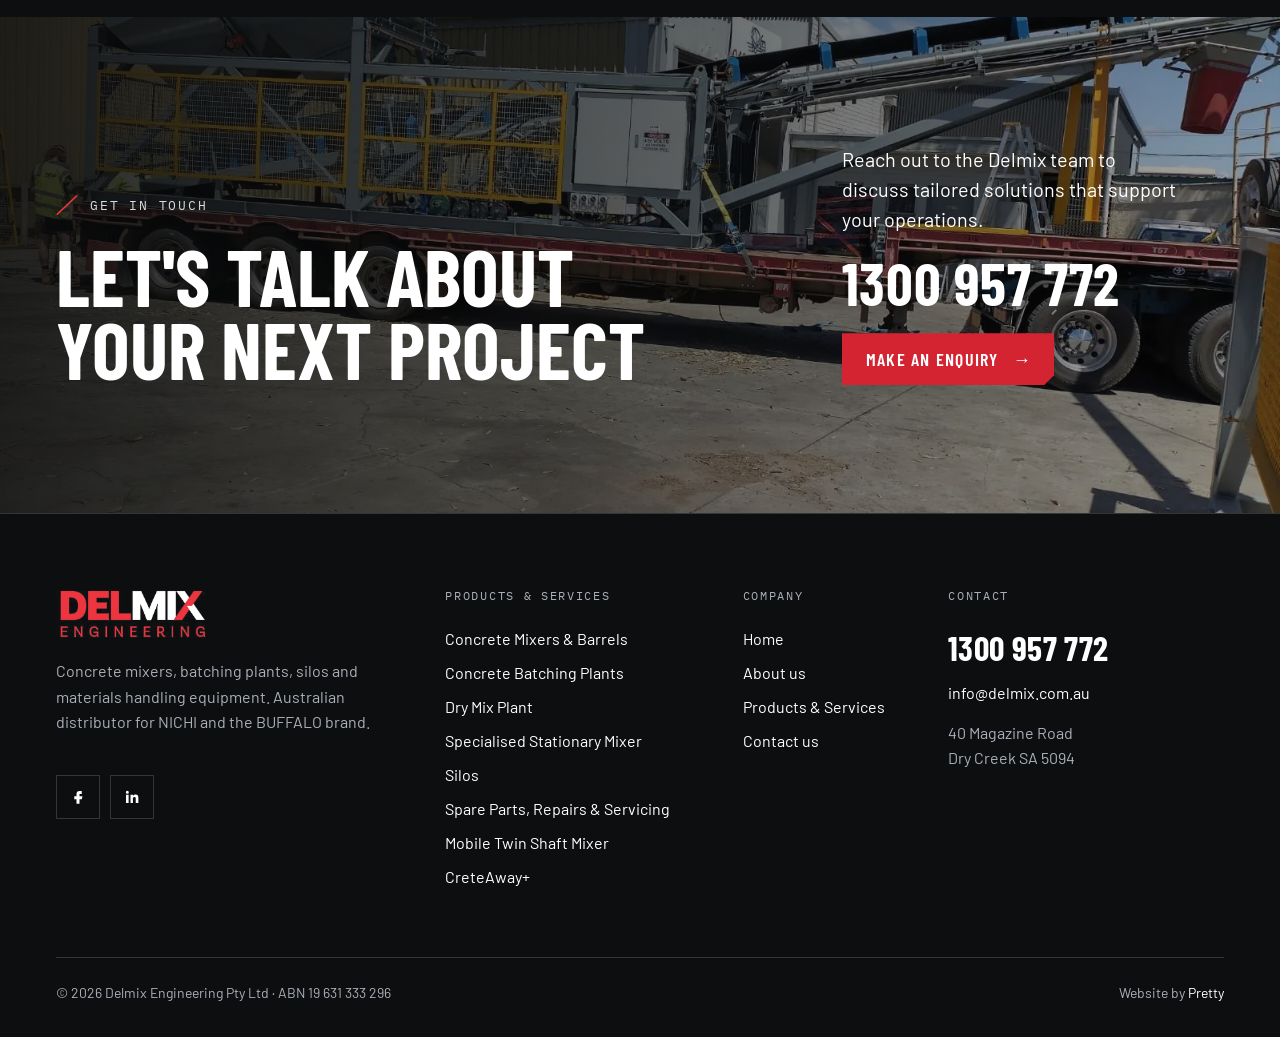
<file: products-and-services/dry-mix-plant/index.html>
<!doctype html>
<html lang="en-AU" class="no-js">
<head>
<meta charset="utf-8">
<meta name="viewport" content="width=device-width, initial-scale=1">
<title>Dry Mix Plant | Delmix Engineering</title>
<meta name="description" content="BUFFALO dry mix mortar plants can be designed and customised to meet the customer&#x27;s requirement, from low profile to tower type and from minimal to full automation.">
<link rel="canonical" href="https://delmix.com.au/products-and-services/dry-mix-plant/">
<meta name="theme-color" content="#0d0e10">
<meta property="og:type" content="website">
<meta property="og:site_name" content="Delmix Engineering">
<meta property="og:title" content="Dry Mix Plant | Delmix Engineering">
<meta property="og:description" content="BUFFALO dry mix mortar plants can be designed and customised to meet the customer&#x27;s requirement, from low profile to tower type and from minimal to full automation.">
<meta property="og:url" content="https://delmix.com.au/products-and-services/dry-mix-plant/">
<meta property="og:image" content="https://delmix.com.au/assets/img/og-image.jpg">
<meta property="og:image:width" content="1200">
<meta property="og:image:height" content="630">
<meta property="og:locale" content="en_AU">
<meta name="twitter:card" content="summary_large_image">
<link rel="icon" href="../../favicon.ico" sizes="32x32">
<link rel="icon" href="../../assets/img/favicon.svg" type="image/svg+xml">
<link rel="apple-touch-icon" href="../../assets/img/apple-touch-icon.png">
<link rel="preload" href="../../assets/fonts/barlow-condensed-latin-700-normal.woff2" as="font" type="font/woff2" crossorigin>
<link rel="preload" href="../../assets/fonts/barlow-latin-400-normal.woff2" as="font" type="font/woff2" crossorigin>
<link rel="stylesheet" href="../../assets/css/site.css">
<!-- Google Tag Manager -->
<script>(function(w,d,s,l,i){w[l]=w[l]||[];w[l].push({'gtm.start':new Date().getTime(),event:'gtm.js'});var f=d.getElementsByTagName(s)[0],j=d.createElement(s),dl=l!='dataLayer'?'&l='+l:'';j.async=true;j.src='https://www.googletagmanager.com/gtm.js?id='+i+dl;f.parentNode.insertBefore(j,f);})(window,document,'script','dataLayer','GTM-TG7H7WQ');</script>
<!-- End Google Tag Manager -->
<script src="../../assets/js/site.js" defer></script>
<script type="application/ld+json">{"@context": "https://schema.org", "@type": "BreadcrumbList", "itemListElement": [{"@type": "ListItem", "position": 1, "name": "Home", "item": "https://delmix.com.au/"}, {"@type": "ListItem", "position": 2, "name": "Products & services", "item": "https://delmix.com.au/products-and-services/"}, {"@type": "ListItem", "position": 3, "name": "Dry mix plant", "item": "https://delmix.com.au/products-and-services/dry-mix-plant/"}]}</script>
</head>
<body>
<noscript><iframe src="https://www.googletagmanager.com/ns.html?id=GTM-TG7H7WQ" height="0" width="0" style="display:none;visibility:hidden" title="Google Tag Manager"></iframe></noscript>
<div class="page">
<a class="skip" href="#main">Skip to content</a>
<header class="hdr sub-open">
<div class="hdr-in">
<a class="logo" href="../../" aria-label="Delmix Engineering home"><img src="../../assets/img/logo-on-dark-sm.png" srcset="../../assets/img/logo-on-dark-sm.png 1x, ../../assets/img/logo-on-dark.png 2x" alt="Delmix Engineering" width="110" height="38"></a>
<nav aria-label="Main"><ul class="nav">
<li><a href="../../">Home</a></li>
<li><a href="../../about-us/">About us</a></li>
<li><button type="button" class="on" aria-expanded="false" aria-controls="mega">Products &amp; Services <svg class="chev" viewBox="0 0 10 10" fill="none" stroke="currentColor" stroke-width="1.6" aria-hidden="true"><path d="M1 3l4 4 4-4"></path></svg></button>
<div class="mega" id="mega">
<div class="mega-in">
<ul class="mega-list">
<li><a href="../../products-and-services/concrete-mixers-and-barrels/"><span class="mono">01</span><b>Concrete Mixers &amp; Barrels</b><small>BUFFALO mixers and replacement barrels, 2.6 to 12 m³</small></a></li>
<li><a href="../../products-and-services/concrete-batching-plant/"><span class="mono">02</span><b>Concrete Batching Plants</b><small>Dry, wet and mobile plants for ready mix and precast</small></a></li>
<li><a href="../../products-and-services/dry-mix-plant/"><span class="mono">03</span><b>Dry Mix Plant</b><small>Mortar and powder plants, designed to requirement</small></a></li>
<li><a href="../../products-and-services/specialised-stationary-mixer/"><span class="mono">04</span><b>Specialised Stationary Mixer</b><small>One-off units for special mixing applications</small></a></li>
<li><a href="../../products-and-services/silos/"><span class="mono">05</span><b>Silos</b><small>Mobile, skid and customised horizontal silos</small></a></li>
<li><a href="../../products-and-services/spare-parts/"><span class="mono">06</span><b>Spare Parts, Repairs &amp; Servicing</b><small>Parts and service partners across Australia</small></a></li>
<li><a href="../../products-and-services/mobile-mixers/"><span class="mono">07</span><b>Mobile Twin Shaft Mixer</b><small>Mobile wet mix: BMTS-2000, 3000 and 4000</small></a></li>
<li><a href="../../products-and-services/creteaway-plus/"><span class="mono">08</span><b>CreteAway+ <span class="tag-new">New</span></b><small>Premium concrete removal system</small></a></li>
</ul>
<a class="mega-feat" href="../../products-and-services/concrete-batching-plant/"><img src="../../assets/img/mbp-rear34-1600.webp" srcset="../../assets/img/mbp-rear34-480.webp 480w, ../../assets/img/mbp-rear34-800.webp 800w, ../../assets/img/mbp-rear34-1200.webp 1200w, ../../assets/img/mbp-rear34-1600.webp 1600w, ../../assets/img/mbp-rear34-2000.webp 2000w" sizes="380px" width="2000" height="1333" alt="" loading="lazy" decoding="async"><span>Mobile batch plants.<br>Producing in hours.</span></a>
</div>
</div>
</li>
<li><a href="../../contact-us/">Contact us</a></li>
</ul></nav>
<a class="btn hdr-call" href="tel:1300957772" aria-label="Call Delmix on 1300 957 772">1300 957 772</a>
<button type="button" class="burger" aria-label="Open menu" aria-expanded="false" aria-controls="mnav"><i></i><i></i><i></i></button>
<div class="hdr-bar" aria-hidden="true"></div>
</div>
<nav class="mnav" id="mnav" aria-label="Main menu">
<a href="../../">Home</a>
<a href="../../about-us/">About us</a>
<button type="button" aria-expanded="true" aria-controls="msub">Products &amp; Services <svg class="chev" viewBox="0 0 10 10" fill="none" stroke="currentColor" stroke-width="1.4" aria-hidden="true"><path d="M1 3l4 4 4-4"></path></svg></button>
<div class="msub" id="msub"><ul>
<li><a href="../../products-and-services/concrete-mixers-and-barrels/"><span class="mono">01</span>Concrete Mixers &amp; Barrels</a></li>
<li><a href="../../products-and-services/concrete-batching-plant/"><span class="mono">02</span>Concrete Batching Plants</a></li>
<li><a href="../../products-and-services/dry-mix-plant/"><span class="mono">03</span>Dry Mix Plant</a></li>
<li><a href="../../products-and-services/specialised-stationary-mixer/"><span class="mono">04</span>Specialised Stationary Mixer</a></li>
<li><a href="../../products-and-services/silos/"><span class="mono">05</span>Silos</a></li>
<li><a href="../../products-and-services/spare-parts/"><span class="mono">06</span>Spare Parts, Repairs &amp; Servicing</a></li>
<li><a href="../../products-and-services/mobile-mixers/"><span class="mono">07</span>Mobile Twin Shaft Mixer</a></li>
<li><a href="../../products-and-services/creteaway-plus/"><span class="mono">08</span>CreteAway+ <span class="tag-new">New</span></a></li>
</ul></div>
<a href="../../contact-us/">Contact us</a>
<div class="mnav-foot">
<a class="tel" href="tel:1300957772">1300 957 772</a>
<a class="btn" href="../../contact-us/#enquiry">Make an enquiry <span class="ar" aria-hidden="true">&rarr;</span></a>
</div>
</nav>
</header>

<main id="main">
<section class="phead">
<img class="bgi" src="../../assets/img/debagging-unit-1600.webp" srcset="../../assets/img/debagging-unit-480.webp 480w, ../../assets/img/debagging-unit-800.webp 800w, ../../assets/img/debagging-unit-1200.webp 1200w, ../../assets/img/debagging-unit-1600.webp 1600w, ../../assets/img/debagging-unit-2000.webp 2000w" sizes="100vw" width="2000" height="1333" alt="" style="object-position: 50% 62%" loading="lazy" decoding="async">
<div class="shade"></div>
<div class="wrap phead-in">
<nav class="crumbs" aria-label="Breadcrumb"><a href="../../">Home</a><span aria-hidden="true">/</span><a href="../../products-and-services/">Products &amp; services</a><span aria-hidden="true">/</span><span aria-current="page">Dry mix plant</span></nav>
<h1 class="h1" data-rv>Dry mix plant <span class="red">mortar / powder</span></h1>
<p class="lead" data-rv data-d="1">The technology of dry mix mortar plays an important role in the development of today's construction materials market.</p>
</div>
</section>
<nav class="pnav" aria-label="Products and services"><div class="wrap"><ul><li><a href="../../products-and-services/concrete-mixers-and-barrels/" class=""><span class="mono">01</span>Concrete Mixers &amp; Barrels</a></li><li><a href="../../products-and-services/concrete-batching-plant/" class=""><span class="mono">02</span>Concrete Batching Plants</a></li><li><a href="../../products-and-services/dry-mix-plant/" class="on" aria-current="page"><span class="mono">03</span>Dry Mix Plant</a></li><li><a href="../../products-and-services/specialised-stationary-mixer/" class=""><span class="mono">04</span>Specialised Stationary Mixer</a></li><li><a href="../../products-and-services/silos/" class=""><span class="mono">05</span>Silos</a></li><li><a href="../../products-and-services/spare-parts/" class=""><span class="mono">06</span>Spare Parts, Repairs &amp; Servicing</a></li><li><a href="../../products-and-services/mobile-mixers/" class=""><span class="mono">07</span>Mobile Twin Shaft Mixer</a></li><li><a href="../../products-and-services/creteaway-plus/" class=""><span class="mono">08</span>CreteAway+</a></li></ul></div></nav>

<section class="sec paper" aria-labelledby="h-d1">
<div class="wrap split split--top">
<div class="c6 stack g32">
<p class="eyebrow" data-rv>Why dry mix mortar</p>
<h2 class="statement" id="h-d1" data-rv>These mortars are essential for the aesthetic finishing of a building and its thermal insulation, and essential in increasing construction efficiency.</h2>
</div>
<div class="c5 s8 prose muted" data-rv style="grid-column-start: 8">
<p>Dry mix mortars are construction materials mainly comprising cement, sands and chemical additives, precisely weighed and mixed in a factory. This mix is termed mortar and is packed in bags.</p>
<p>Several types of mortars can be formulated in a dry mix plant. Dry mix mortars offer the perfect solution when consistent quality, controlled inventory, time and speed are important aspects of your project.</p>
</div>
</div>
<div class="wrap" style="margin-top: clamp(48px,6vw,88px)">
<dl class="cols4" data-rv>
<div><dt class="num">01</dt><dd class="h4">Cement</dd></div><div><dt class="num">02</dt><dd class="h4">Sands</dd></div><div><dt class="num">03</dt><dd class="h4">Chemical additives</dd></div><div><dt class="num">Result</dt><dd class="h4">Mortar, precisely weighed, mixed and bagged</dd></div>
</dl>
</div>
</section>

<section class="sec white" aria-labelledby="h-d2">
<div class="wrap">
<div class="sechead"><div class="c8 stack g24"><p class="eyebrow" data-rv>Designed to requirement</p><h2 class="h1" id="h-d2" data-rv>Your plant, <span class="red">your way</span></h2></div>
<p class="c4 muted" data-rv>BUFFALO Dry Mix Mortar Plant can be designed and customised to meet the customer's requirement. We can design the plant to be:</p></div>
<ul class="pairs" data-rv>
<li class="pair"><span class="num">01</span><b>Low profile type</b><i aria-hidden="true"></i><b>Tower type</b></li>
<li class="pair"><span class="num">02</span><b>Small capacity</b><i aria-hidden="true"></i><b>High capacity</b></li>
<li class="pair"><span class="num">03</span><b>Basic product</b><i aria-hidden="true"></i><b>More complex product</b></li>
<li class="pair"><span class="num">04</span><b>Small product range</b><i aria-hidden="true"></i><b>Wide product range</b></li>
<li class="pair"><span class="num">05</span><b>Bagged products</b><i aria-hidden="true"></i><b>Bulk supplied products</b></li>
<li class="pair"><span class="num">06</span><b>Minimal automation</b><i aria-hidden="true"></i><b>Full automation</b></li>
</ul>
</div>
</section>

<section class="sec dark" aria-labelledby="h-d3">
<div class="wrap split">
<figure class="fig r32 c7"><img src="../../assets/img/debagging-unit-1600.webp" srcset="../../assets/img/debagging-unit-480.webp 480w, ../../assets/img/debagging-unit-800.webp 800w, ../../assets/img/debagging-unit-1200.webp 1200w, ../../assets/img/debagging-unit-1600.webp 1600w, ../../assets/img/debagging-unit-2000.webp 2000w" sizes="(max-width: 960px) 100vw, 58vw" width="2000" height="1333" alt="Delmix cement debagging unit with hopper, dust filter and inclined screw conveyor outside the Delmix workshop" loading="lazy" decoding="async"><figcaption>Delmix cement debagging unit</figcaption></figure>
<div class="c4 s9 stack g24">
<p class="eyebrow" data-rv>Related equipment</p>
<h2 class="h2" id="h-d3" data-rv>Cement debagging unit</h2>
<p class="muted" data-rv>Fast and efficient bag handling for remote and small-scale operations, reducing reliance on bulk supply chains.</p>
<ul class="ticks" data-rv><li>Automatic bag splitter and hopper</li><li>Dust-controlled chamber</li><li>Output to screw or pneumatic transfer</li><li>On load cells with Rinstrum systems</li><li>Vibrator fitted, 3.5 m³ capacity</li></ul>
</div>
</div>
</section>
<section class="nextp dark"><div class="wrap"><a href="../../products-and-services/specialised-stationary-mixer/" class="nextp-a"><span class="eyebrow">Next in the range</span><span class="nextp-t">Specialised Stationary Mixer</span><span class="nextp-ar" aria-hidden="true">&rarr;</span></a></div></section>
<section class="cta" aria-labelledby="h-cta">
<img class="bgi" src="../../assets/img/compact-on-trailer-1599.webp" srcset="../../assets/img/compact-on-trailer-480.webp 480w, ../../assets/img/compact-on-trailer-800.webp 800w, ../../assets/img/compact-on-trailer-1200.webp 1200w, ../../assets/img/compact-on-trailer-1599.webp 1599w" sizes="100vw" width="1599" height="1200" alt="" loading="lazy" decoding="async">
<div class="shade"></div>
<div class="wrap cta-in">
<div class="stack g24"><p class="eyebrow" data-rv>Get in touch</p><h2 class="h1" id="h-cta" data-rv>Let's talk about your next project</h2></div>
<div class="cta-side" data-rv data-d="1">
<p class="lead">Reach out to the Delmix team to discuss tailored solutions that support your operations.</p>
<a class="tel" href="tel:1300957772">1300 957 772</a>
<a class="btn" href="../../contact-us/#enquiry">Make an enquiry <span class="ar" aria-hidden="true">&rarr;</span></a>
</div>
</div>
</section>

</main>
<footer class="ftr">
<div class="ftr-in">
<div class="ftr-top">
<div style="display: flex; flex-direction: column; gap: 20px; max-width: 360px">
<a class="ftr-logo" href="../../" aria-label="Delmix Engineering home"><img src="../../assets/img/logo-on-dark-sm.png" srcset="../../assets/img/logo-on-dark-sm.png 1x, ../../assets/img/logo-on-dark.png 2x" alt="Delmix Engineering" width="150" height="52" loading="lazy"></a>
<p style="color: #aab0b8">Concrete mixers, batching plants, silos and materials handling equipment. Australian distributor for NICHI and the BUFFALO brand.</p>
<div class="soc">
<a href="https://www.facebook.com/Delmixengineering/" aria-label="Delmix Engineering on Facebook"><svg viewBox="0 0 24 24" fill="currentColor" aria-hidden="true"><path d="M14 8h3V4h-3a4 4 0 00-4 4v3H7v4h3v6h4v-6h3l1-4h-4V8z"></path></svg></a>
<a href="https://www.linkedin.com/company/delmix-engineering" aria-label="Delmix Engineering on LinkedIn"><svg viewBox="0 0 24 24" fill="currentColor" aria-hidden="true"><path d="M4 9h3.500v11H4zM5.750 3.500a2 2 0 110 4 2 2 0 010-4zM10 9h3.300v1.500c.600-1 1.800-1.800 3.500-1.800 3 0 3.700 2 3.700 4.700V20H17v-5.800c0-1.400-.500-2.300-1.800-2.300-1.400 0-2 1-2 2.400V20H10z"></path></svg></a>
</div>
</div>
<nav aria-label="Products and services">
<h2>Products &amp; services</h2>
<ul>
<li><a href="../../products-and-services/concrete-mixers-and-barrels/">Concrete Mixers &amp; Barrels</a></li>
<li><a href="../../products-and-services/concrete-batching-plant/">Concrete Batching Plants</a></li>
<li><a href="../../products-and-services/dry-mix-plant/">Dry Mix Plant</a></li>
<li><a href="../../products-and-services/specialised-stationary-mixer/">Specialised Stationary Mixer</a></li>
<li><a href="../../products-and-services/silos/">Silos</a></li>
<li><a href="../../products-and-services/spare-parts/">Spare Parts, Repairs &amp; Servicing</a></li>
<li><a href="../../products-and-services/mobile-mixers/">Mobile Twin Shaft Mixer</a></li>
<li><a href="../../products-and-services/creteaway-plus/">CreteAway+</a></li>
</ul>
</nav>
<nav aria-label="Company">
<h2>Company</h2>
<ul>
<li><a href="../../">Home</a></li>
<li><a href="../../about-us/">About us</a></li>
<li><a href="../../products-and-services/">Products &amp; Services</a></li>
<li><a href="../../contact-us/">Contact us</a></li>
</ul>
</nav>
<div>
<h2>Contact</h2>
<ul>
<li><a href="tel:1300957772" style="font-family: var(--disp); font-weight: 700; font-size: 34px; letter-spacing: .01em; min-height: 48px">1300 957 772</a></li>
<li><a href="mailto:info@delmix.com.au">info@delmix.com.au</a></li>
<li style="color: #aab0b8; margin-top: 10px">40 Magazine Road<br>Dry Creek SA 5094</li>
</ul>
</div>
</div>
<div class="ftr-bot">
<span>&copy; <span data-year>2026</span> Delmix Engineering Pty Ltd &middot; ABN 19 631 333 296</span>
<span>Website by <a href="https://pretty.com.au">Pretty</a></span>
</div>
</div>
</footer>

</div>
</body>
</html>
</file>
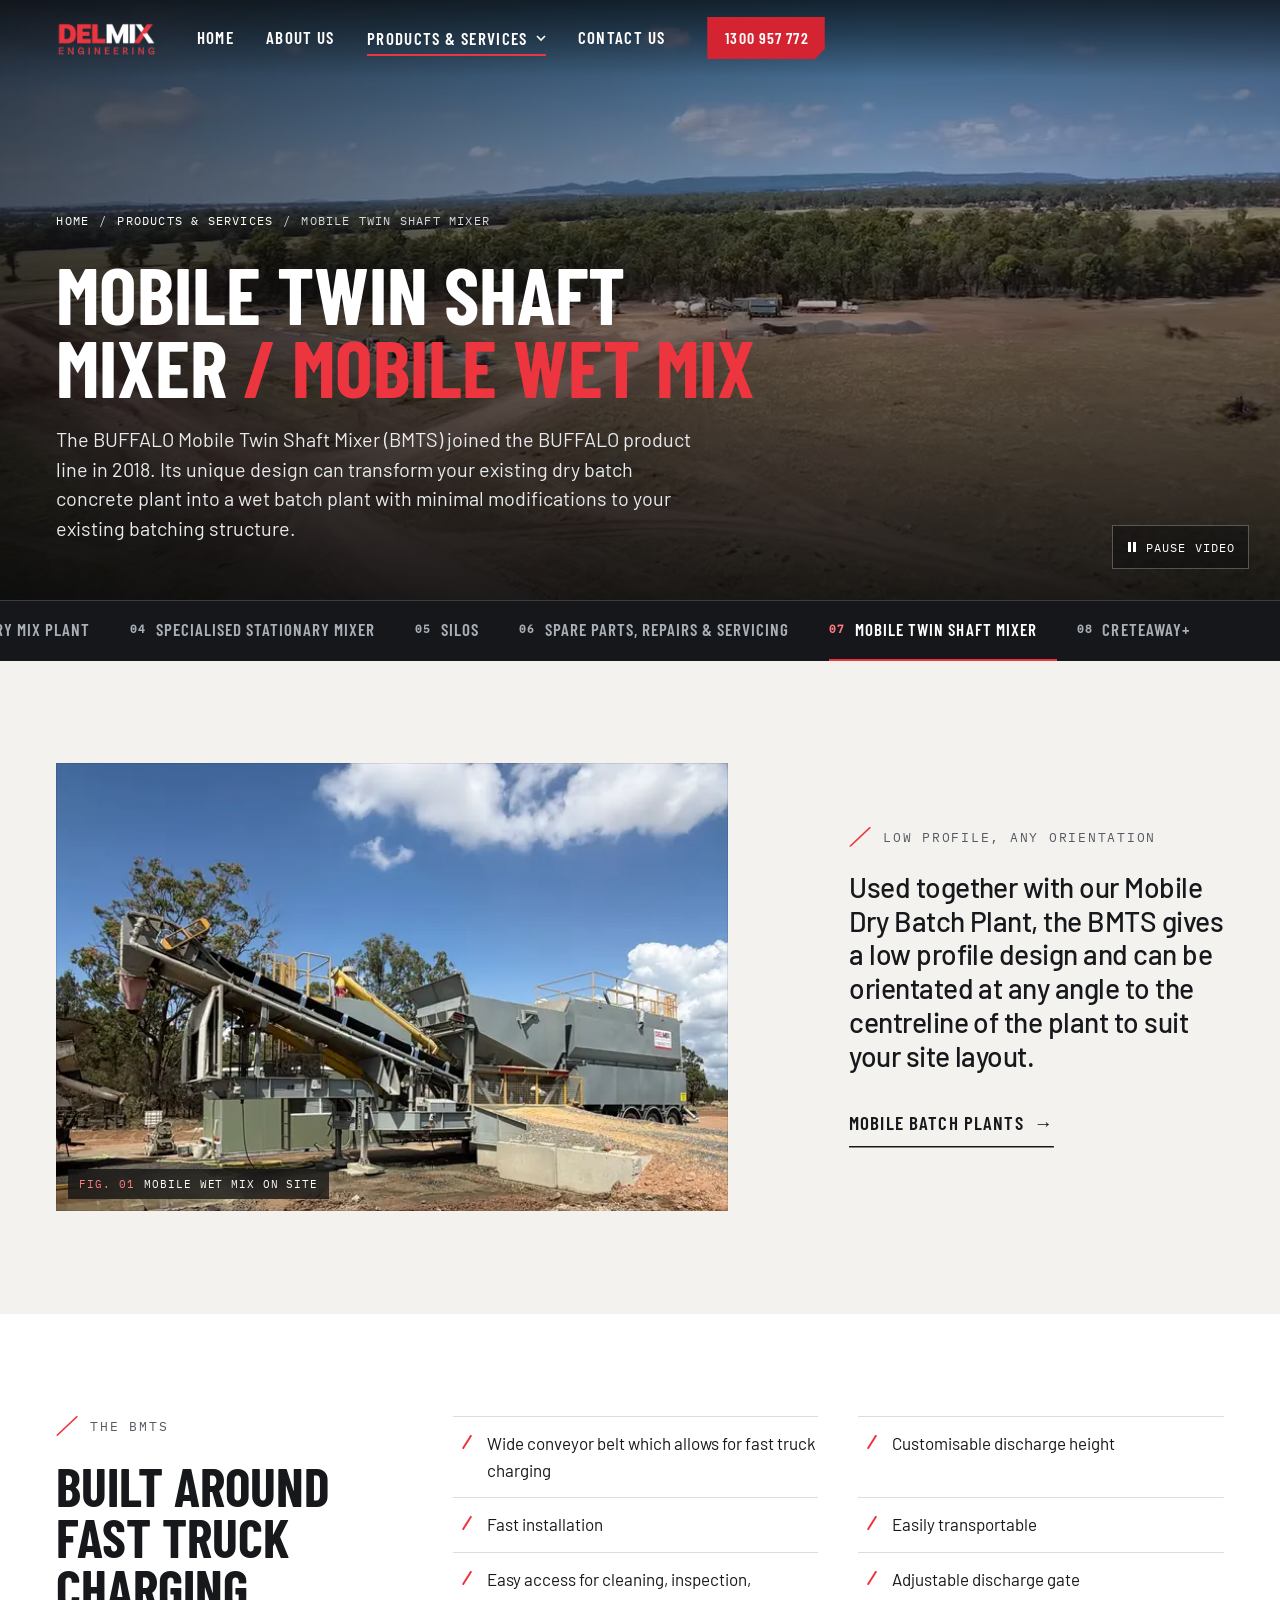
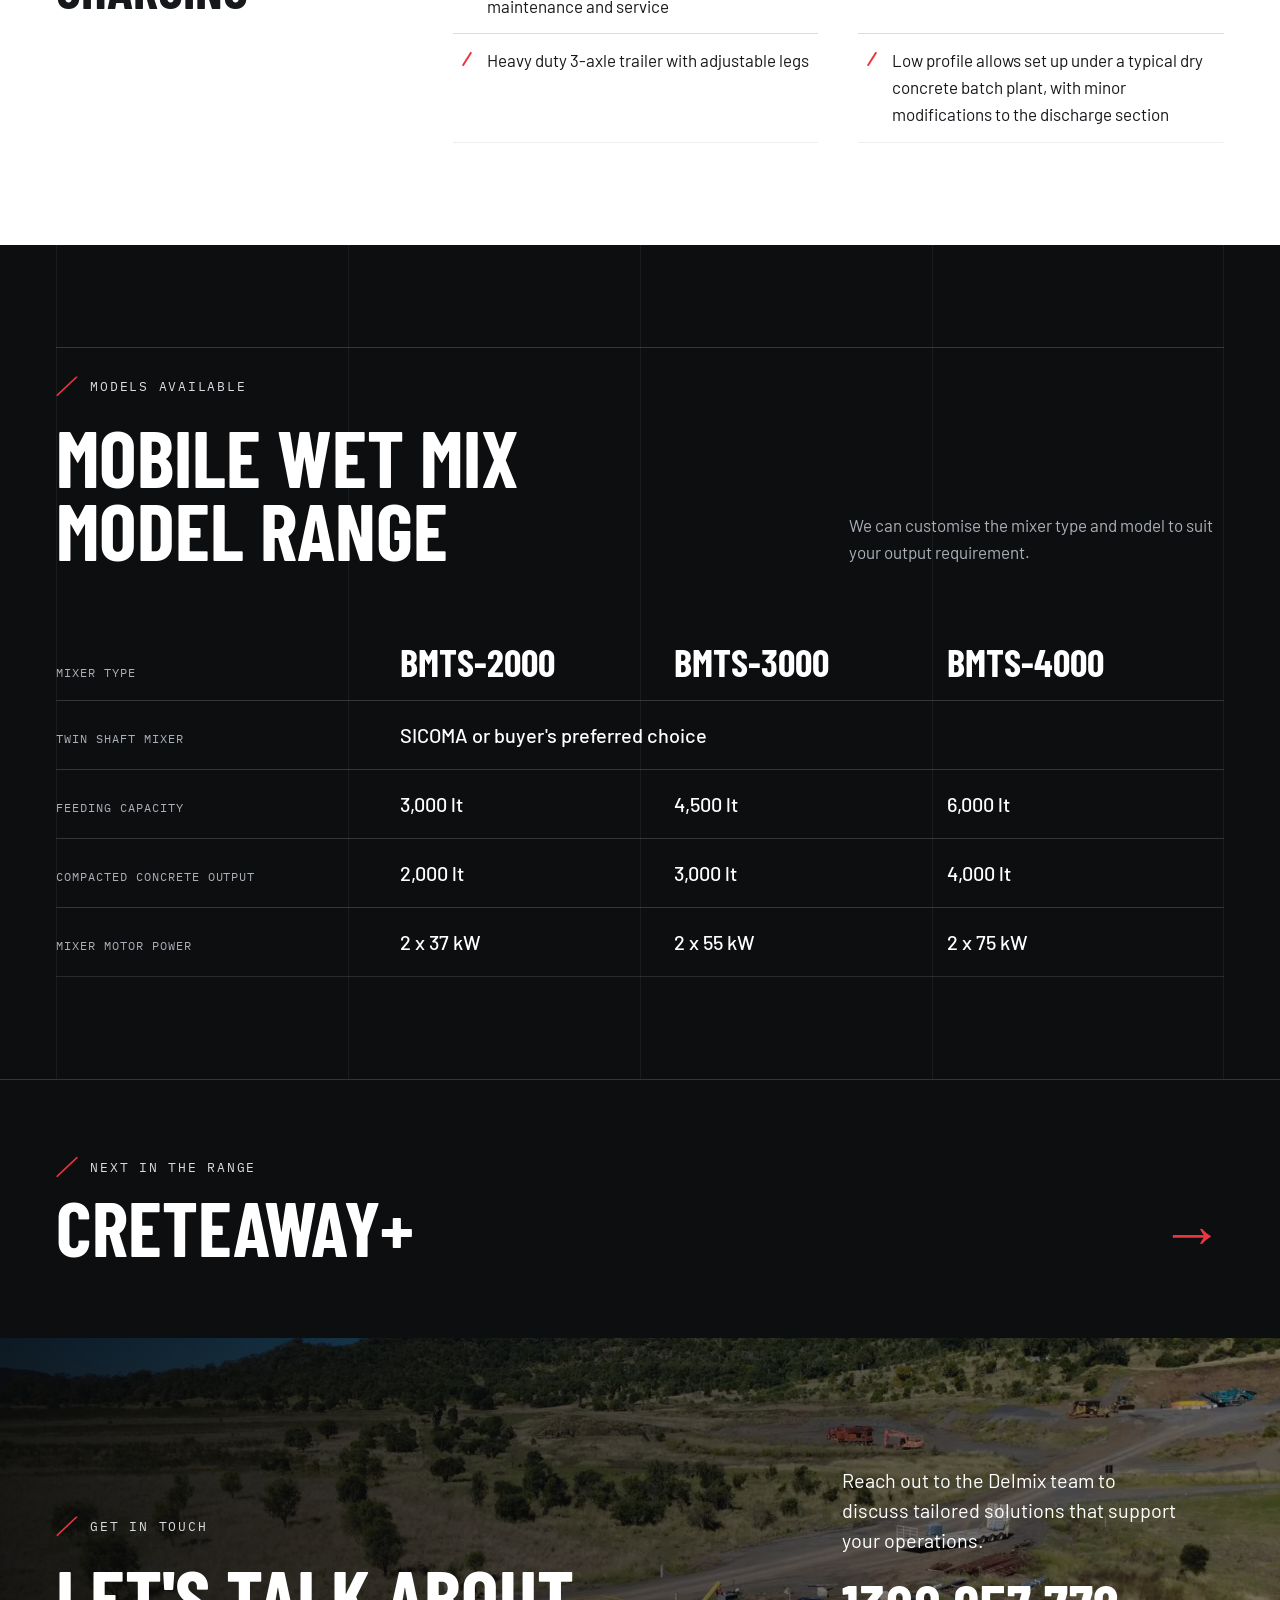
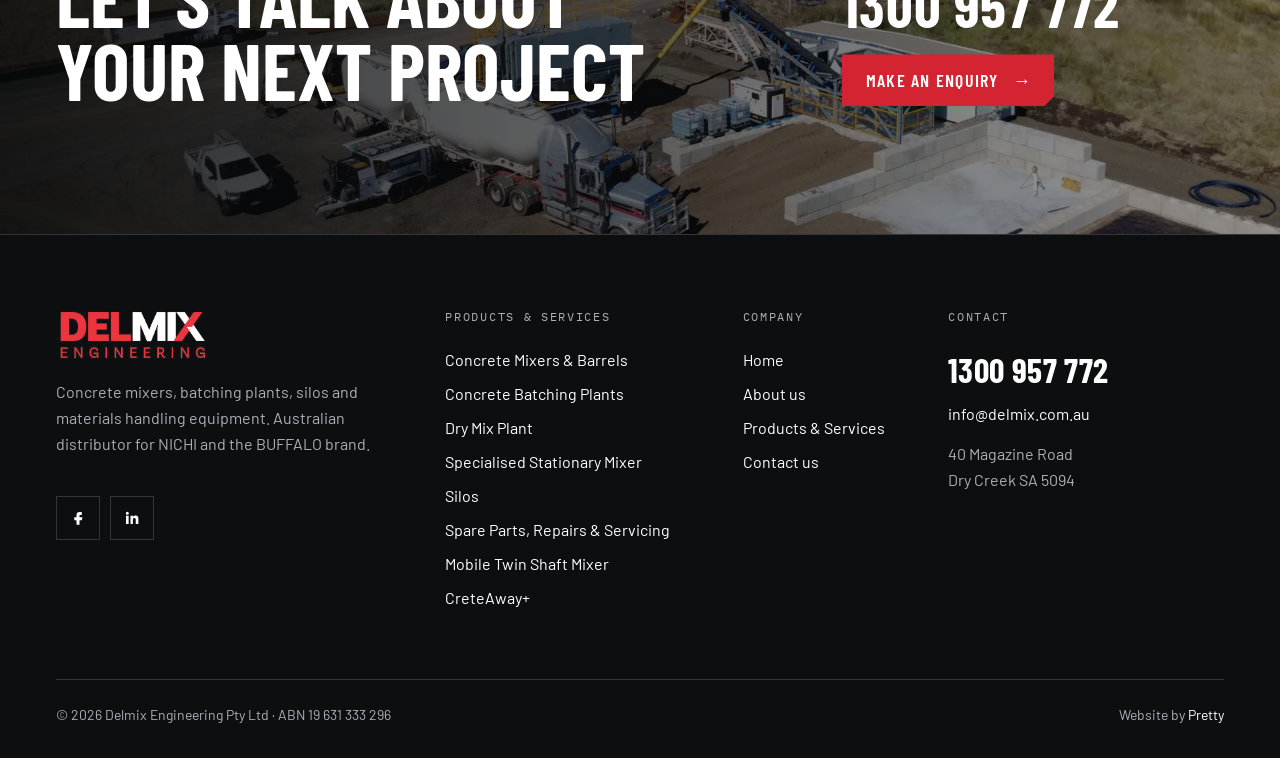
<file: products-and-services/mobile-mixers/index.html>
<!doctype html>
<html lang="en-AU" class="no-js">
<head>
<meta charset="utf-8">
<meta name="viewport" content="width=device-width, initial-scale=1">
<title>Mobile Twin Shaft Mixer / Mobile Wet Mix | Delmix Engineering</title>
<meta name="description" content="The BUFFALO Mobile Twin Shaft Mixer (BMTS) can transform your existing dry batch concrete plant into a wet batch plant with minimal modifications.">
<link rel="canonical" href="https://delmix.com.au/products-and-services/mobile-mixers/">
<meta name="theme-color" content="#0d0e10">
<meta property="og:type" content="website">
<meta property="og:site_name" content="Delmix Engineering">
<meta property="og:title" content="Mobile Twin Shaft Mixer / Mobile Wet Mix | Delmix Engineering">
<meta property="og:description" content="The BUFFALO Mobile Twin Shaft Mixer (BMTS) can transform your existing dry batch concrete plant into a wet batch plant with minimal modifications.">
<meta property="og:url" content="https://delmix.com.au/products-and-services/mobile-mixers/">
<meta property="og:image" content="https://delmix.com.au/assets/img/og-image.jpg">
<meta property="og:image:width" content="1200">
<meta property="og:image:height" content="630">
<meta property="og:locale" content="en_AU">
<meta name="twitter:card" content="summary_large_image">
<link rel="icon" href="../../favicon.ico" sizes="32x32">
<link rel="icon" href="../../assets/img/favicon.svg" type="image/svg+xml">
<link rel="apple-touch-icon" href="../../assets/img/apple-touch-icon.png">
<link rel="preload" href="../../assets/fonts/barlow-condensed-latin-700-normal.woff2" as="font" type="font/woff2" crossorigin>
<link rel="preload" href="../../assets/fonts/barlow-latin-400-normal.woff2" as="font" type="font/woff2" crossorigin>
<link rel="stylesheet" href="../../assets/css/site.css">
<!-- Google Tag Manager -->
<script>(function(w,d,s,l,i){w[l]=w[l]||[];w[l].push({'gtm.start':new Date().getTime(),event:'gtm.js'});var f=d.getElementsByTagName(s)[0],j=d.createElement(s),dl=l!='dataLayer'?'&l='+l:'';j.async=true;j.src='https://www.googletagmanager.com/gtm.js?id='+i+dl;f.parentNode.insertBefore(j,f);})(window,document,'script','dataLayer','GTM-TG7H7WQ');</script>
<!-- End Google Tag Manager -->
<script src="../../assets/js/site.js" defer></script>
<script type="application/ld+json">{"@context": "https://schema.org", "@type": "BreadcrumbList", "itemListElement": [{"@type": "ListItem", "position": 1, "name": "Home", "item": "https://delmix.com.au/"}, {"@type": "ListItem", "position": 2, "name": "Products & services", "item": "https://delmix.com.au/products-and-services/"}, {"@type": "ListItem", "position": 3, "name": "Mobile twin shaft mixer", "item": "https://delmix.com.au/products-and-services/mobile-mixers/"}]}</script>
</head>
<body>
<noscript><iframe src="https://www.googletagmanager.com/ns.html?id=GTM-TG7H7WQ" height="0" width="0" style="display:none;visibility:hidden" title="Google Tag Manager"></iframe></noscript>
<div class="page">
<a class="skip" href="#main">Skip to content</a>
<header class="hdr sub-open">
<div class="hdr-in">
<a class="logo" href="../../" aria-label="Delmix Engineering home"><img src="../../assets/img/logo-on-dark-sm.png" srcset="../../assets/img/logo-on-dark-sm.png 1x, ../../assets/img/logo-on-dark.png 2x" alt="Delmix Engineering" width="110" height="38"></a>
<nav aria-label="Main"><ul class="nav">
<li><a href="../../">Home</a></li>
<li><a href="../../about-us/">About us</a></li>
<li><button type="button" class="on" aria-expanded="false" aria-controls="mega">Products &amp; Services <svg class="chev" viewBox="0 0 10 10" fill="none" stroke="currentColor" stroke-width="1.6" aria-hidden="true"><path d="M1 3l4 4 4-4"></path></svg></button>
<div class="mega" id="mega">
<div class="mega-in">
<ul class="mega-list">
<li><a href="../../products-and-services/concrete-mixers-and-barrels/"><span class="mono">01</span><b>Concrete Mixers &amp; Barrels</b><small>BUFFALO mixers and replacement barrels, 2.6 to 12 m³</small></a></li>
<li><a href="../../products-and-services/concrete-batching-plant/"><span class="mono">02</span><b>Concrete Batching Plants</b><small>Dry, wet and mobile plants for ready mix and precast</small></a></li>
<li><a href="../../products-and-services/dry-mix-plant/"><span class="mono">03</span><b>Dry Mix Plant</b><small>Mortar and powder plants, designed to requirement</small></a></li>
<li><a href="../../products-and-services/specialised-stationary-mixer/"><span class="mono">04</span><b>Specialised Stationary Mixer</b><small>One-off units for special mixing applications</small></a></li>
<li><a href="../../products-and-services/silos/"><span class="mono">05</span><b>Silos</b><small>Mobile, skid and customised horizontal silos</small></a></li>
<li><a href="../../products-and-services/spare-parts/"><span class="mono">06</span><b>Spare Parts, Repairs &amp; Servicing</b><small>Parts and service partners across Australia</small></a></li>
<li><a href="../../products-and-services/mobile-mixers/"><span class="mono">07</span><b>Mobile Twin Shaft Mixer</b><small>Mobile wet mix: BMTS-2000, 3000 and 4000</small></a></li>
<li><a href="../../products-and-services/creteaway-plus/"><span class="mono">08</span><b>CreteAway+ <span class="tag-new">New</span></b><small>Premium concrete removal system</small></a></li>
</ul>
<a class="mega-feat" href="../../products-and-services/concrete-batching-plant/"><img src="../../assets/img/mbp-rear34-1600.webp" srcset="../../assets/img/mbp-rear34-480.webp 480w, ../../assets/img/mbp-rear34-800.webp 800w, ../../assets/img/mbp-rear34-1200.webp 1200w, ../../assets/img/mbp-rear34-1600.webp 1600w, ../../assets/img/mbp-rear34-2000.webp 2000w" sizes="380px" width="2000" height="1333" alt="" loading="lazy" decoding="async"><span>Mobile batch plants.<br>Producing in hours.</span></a>
</div>
</div>
</li>
<li><a href="../../contact-us/">Contact us</a></li>
</ul></nav>
<a class="btn hdr-call" href="tel:1300957772" aria-label="Call Delmix on 1300 957 772">1300 957 772</a>
<button type="button" class="burger" aria-label="Open menu" aria-expanded="false" aria-controls="mnav"><i></i><i></i><i></i></button>
<div class="hdr-bar" aria-hidden="true"></div>
</div>
<nav class="mnav" id="mnav" aria-label="Main menu">
<a href="../../">Home</a>
<a href="../../about-us/">About us</a>
<button type="button" aria-expanded="true" aria-controls="msub">Products &amp; Services <svg class="chev" viewBox="0 0 10 10" fill="none" stroke="currentColor" stroke-width="1.4" aria-hidden="true"><path d="M1 3l4 4 4-4"></path></svg></button>
<div class="msub" id="msub"><ul>
<li><a href="../../products-and-services/concrete-mixers-and-barrels/"><span class="mono">01</span>Concrete Mixers &amp; Barrels</a></li>
<li><a href="../../products-and-services/concrete-batching-plant/"><span class="mono">02</span>Concrete Batching Plants</a></li>
<li><a href="../../products-and-services/dry-mix-plant/"><span class="mono">03</span>Dry Mix Plant</a></li>
<li><a href="../../products-and-services/specialised-stationary-mixer/"><span class="mono">04</span>Specialised Stationary Mixer</a></li>
<li><a href="../../products-and-services/silos/"><span class="mono">05</span>Silos</a></li>
<li><a href="../../products-and-services/spare-parts/"><span class="mono">06</span>Spare Parts, Repairs &amp; Servicing</a></li>
<li><a href="../../products-and-services/mobile-mixers/"><span class="mono">07</span>Mobile Twin Shaft Mixer</a></li>
<li><a href="../../products-and-services/creteaway-plus/"><span class="mono">08</span>CreteAway+ <span class="tag-new">New</span></a></li>
</ul></div>
<a href="../../contact-us/">Contact us</a>
<div class="mnav-foot">
<a class="tel" href="tel:1300957772">1300 957 772</a>
<a class="btn" href="../../contact-us/#enquiry">Make an enquiry <span class="ar" aria-hidden="true">&rarr;</span></a>
</div>
</nav>
</header>

<main id="main">
<section class="phead">
<video class="bgv" data-bgv preload="none" muted loop playsinline poster="../../assets/img/wide-poster.webp" data-mp4="../../assets/video/wide-720.mp4" data-mp4-sm="../../assets/video/wide-360.mp4" data-webm="../../assets/video/wide-720.webm" aria-hidden="true" tabindex="-1"></video>
<div class="shade"></div>
<button type="button" class="mctl" aria-pressed="false"><svg class="i-pause" viewBox="0 0 12 12" aria-hidden="true"><path d="M2 1h3v10H2zM7 1h3v10H7z" fill="currentColor"></path></svg><svg class="i-play" viewBox="0 0 12 12" aria-hidden="true"><path d="M2 1l9 5-9 5z" fill="currentColor"></path></svg><span class="lbl">Pause video</span></button>
<div class="wrap phead-in">
<nav class="crumbs" aria-label="Breadcrumb"><a href="../../">Home</a><span aria-hidden="true">/</span><a href="../../products-and-services/">Products &amp; services</a><span aria-hidden="true">/</span><span aria-current="page">Mobile twin shaft mixer</span></nav>
<h1 class="h1" data-rv>Mobile twin shaft mixer <span class="red">/ mobile wet mix</span></h1>
<p class="lead" data-rv data-d="1">The BUFFALO Mobile Twin Shaft Mixer (BMTS) joined the BUFFALO product line in 2018. Its unique design can transform your existing dry batch concrete plant into a wet batch plant with minimal modifications to your existing batching structure.</p>
</div>
</section>
<nav class="pnav" aria-label="Products and services"><div class="wrap"><ul><li><a href="../../products-and-services/concrete-mixers-and-barrels/" class=""><span class="mono">01</span>Concrete Mixers &amp; Barrels</a></li><li><a href="../../products-and-services/concrete-batching-plant/" class=""><span class="mono">02</span>Concrete Batching Plants</a></li><li><a href="../../products-and-services/dry-mix-plant/" class=""><span class="mono">03</span>Dry Mix Plant</a></li><li><a href="../../products-and-services/specialised-stationary-mixer/" class=""><span class="mono">04</span>Specialised Stationary Mixer</a></li><li><a href="../../products-and-services/silos/" class=""><span class="mono">05</span>Silos</a></li><li><a href="../../products-and-services/spare-parts/" class=""><span class="mono">06</span>Spare Parts, Repairs &amp; Servicing</a></li><li><a href="../../products-and-services/mobile-mixers/" class="on" aria-current="page"><span class="mono">07</span>Mobile Twin Shaft Mixer</a></li><li><a href="../../products-and-services/creteaway-plus/" class=""><span class="mono">08</span>CreteAway+</a></li></ul></div></nav>

<section class="sec paper" aria-labelledby="h-mm1">
<div class="wrap split">
<figure class="fig r32 c7"><img src="../../assets/img/mbp-onsite-1385.webp" srcset="../../assets/img/mbp-onsite-480.webp 480w, ../../assets/img/mbp-onsite-800.webp 800w, ../../assets/img/mbp-onsite-1200.webp 1200w, ../../assets/img/mbp-onsite-1385.webp 1385w" sizes="(max-width: 960px) 100vw, 58vw" width="1385" height="767" alt="Mobile wet mix plant with inclined conveyor charging a concrete truck on a regional site" loading="lazy" decoding="async"><figcaption>Mobile wet mix on site</figcaption></figure>
<div class="c4 s9 stack g24">
<p class="eyebrow" data-rv>Low profile, any orientation</p>
<h2 class="statement" id="h-mm1" data-rv style="font-size: clamp(22px,2.2vw,32px)">Used together with our Mobile Dry Batch Plant, the BMTS gives a low profile design and can be orientated at any angle to the centreline of the plant to suit your site layout.</h2>
<a class="tlink" href="../../products-and-services/concrete-batching-plant/" data-rv style="align-self: flex-start">Mobile batch plants <span aria-hidden="true">&rarr;</span></a>
</div>
</div>
</section>

<section class="sec white" aria-labelledby="h-mm2">
<div class="wrap split split--top">
<div class="c4 stack g24"><p class="eyebrow" data-rv>The BMTS</p><h2 class="h2" id="h-mm2" data-rv>Built around fast truck charging</h2></div>
<ul class="ticks ticks--2 c8" data-rv>
<li>Wide conveyor belt which allows for fast truck charging</li><li>Customisable discharge height</li><li>Fast installation</li><li>Easily transportable</li><li>Easy access for cleaning, inspection, maintenance and service</li><li>Adjustable discharge gate</li><li>Heavy duty 3-axle trailer with adjustable legs</li><li>Low profile allows set up under a typical dry concrete batch plant, with minor modifications to the discharge section</li>
</ul>
</div>
</section>

<section class="sec dark" aria-labelledby="h-mm3">
<div class="wrap">
<div class="sechead"><div class="c8 stack g24"><p class="eyebrow" data-rv>Models available</p><h2 class="h1" id="h-mm3" data-rv>Mobile wet mix model range</h2></div>
<p class="c4 muted" data-rv>We can customise the mixer type and model to suit your output requirement.</p></div>
<div class="tscroll" tabindex="0" role="region" aria-label="BMTS model specifications" data-rv>
<table class="table">
<thead><tr><th scope="col">Mixer type</th><th scope="col">BMTS-2000</th><th scope="col">BMTS-3000</th><th scope="col">BMTS-4000</th></tr></thead>
<tbody>
<tr><th scope="row">Twin shaft mixer</th><td colspan="3">SICOMA or buyer's preferred choice</td></tr>
<tr><th scope="row">Feeding capacity</th><td>3,000 lt</td><td>4,500 lt</td><td>6,000 lt</td></tr>
<tr><th scope="row">Compacted concrete output</th><td>2,000 lt</td><td>3,000 lt</td><td>4,000 lt</td></tr>
<tr><th scope="row">Mixer motor power</th><td>2 x 37 kW</td><td>2 x 55 kW</td><td>2 x 75 kW</td></tr>
</tbody>
</table>
</div>
</div>
</section>
<section class="nextp dark"><div class="wrap"><a href="../../products-and-services/creteaway-plus/" class="nextp-a"><span class="eyebrow">Next in the range</span><span class="nextp-t">CreteAway+</span><span class="nextp-ar" aria-hidden="true">&rarr;</span></a></div></section>
<section class="cta" aria-labelledby="h-cta">
<img class="bgi" src="../../assets/img/aerial-site-1600.webp" srcset="../../assets/img/aerial-site-480.webp 480w, ../../assets/img/aerial-site-800.webp 800w, ../../assets/img/aerial-site-1200.webp 1200w, ../../assets/img/aerial-site-1600.webp 1600w, ../../assets/img/aerial-site-2000.webp 2000w" sizes="100vw" width="2000" height="1125" alt="" loading="lazy" decoding="async">
<div class="shade"></div>
<div class="wrap cta-in">
<div class="stack g24"><p class="eyebrow" data-rv>Get in touch</p><h2 class="h1" id="h-cta" data-rv>Let's talk about your next project</h2></div>
<div class="cta-side" data-rv data-d="1">
<p class="lead">Reach out to the Delmix team to discuss tailored solutions that support your operations.</p>
<a class="tel" href="tel:1300957772">1300 957 772</a>
<a class="btn" href="../../contact-us/#enquiry">Make an enquiry <span class="ar" aria-hidden="true">&rarr;</span></a>
</div>
</div>
</section>

</main>
<footer class="ftr">
<div class="ftr-in">
<div class="ftr-top">
<div style="display: flex; flex-direction: column; gap: 20px; max-width: 360px">
<a class="ftr-logo" href="../../" aria-label="Delmix Engineering home"><img src="../../assets/img/logo-on-dark-sm.png" srcset="../../assets/img/logo-on-dark-sm.png 1x, ../../assets/img/logo-on-dark.png 2x" alt="Delmix Engineering" width="150" height="52" loading="lazy"></a>
<p style="color: #aab0b8">Concrete mixers, batching plants, silos and materials handling equipment. Australian distributor for NICHI and the BUFFALO brand.</p>
<div class="soc">
<a href="https://www.facebook.com/Delmixengineering/" aria-label="Delmix Engineering on Facebook"><svg viewBox="0 0 24 24" fill="currentColor" aria-hidden="true"><path d="M14 8h3V4h-3a4 4 0 00-4 4v3H7v4h3v6h4v-6h3l1-4h-4V8z"></path></svg></a>
<a href="https://www.linkedin.com/company/delmix-engineering" aria-label="Delmix Engineering on LinkedIn"><svg viewBox="0 0 24 24" fill="currentColor" aria-hidden="true"><path d="M4 9h3.500v11H4zM5.750 3.500a2 2 0 110 4 2 2 0 010-4zM10 9h3.300v1.500c.600-1 1.800-1.800 3.500-1.800 3 0 3.700 2 3.700 4.700V20H17v-5.800c0-1.400-.500-2.300-1.800-2.300-1.400 0-2 1-2 2.400V20H10z"></path></svg></a>
</div>
</div>
<nav aria-label="Products and services">
<h2>Products &amp; services</h2>
<ul>
<li><a href="../../products-and-services/concrete-mixers-and-barrels/">Concrete Mixers &amp; Barrels</a></li>
<li><a href="../../products-and-services/concrete-batching-plant/">Concrete Batching Plants</a></li>
<li><a href="../../products-and-services/dry-mix-plant/">Dry Mix Plant</a></li>
<li><a href="../../products-and-services/specialised-stationary-mixer/">Specialised Stationary Mixer</a></li>
<li><a href="../../products-and-services/silos/">Silos</a></li>
<li><a href="../../products-and-services/spare-parts/">Spare Parts, Repairs &amp; Servicing</a></li>
<li><a href="../../products-and-services/mobile-mixers/">Mobile Twin Shaft Mixer</a></li>
<li><a href="../../products-and-services/creteaway-plus/">CreteAway+</a></li>
</ul>
</nav>
<nav aria-label="Company">
<h2>Company</h2>
<ul>
<li><a href="../../">Home</a></li>
<li><a href="../../about-us/">About us</a></li>
<li><a href="../../products-and-services/">Products &amp; Services</a></li>
<li><a href="../../contact-us/">Contact us</a></li>
</ul>
</nav>
<div>
<h2>Contact</h2>
<ul>
<li><a href="tel:1300957772" style="font-family: var(--disp); font-weight: 700; font-size: 34px; letter-spacing: .01em; min-height: 48px">1300 957 772</a></li>
<li><a href="mailto:info@delmix.com.au">info@delmix.com.au</a></li>
<li style="color: #aab0b8; margin-top: 10px">40 Magazine Road<br>Dry Creek SA 5094</li>
</ul>
</div>
</div>
<div class="ftr-bot">
<span>&copy; <span data-year>2026</span> Delmix Engineering Pty Ltd &middot; ABN 19 631 333 296</span>
<span>Website by <a href="https://pretty.com.au">Pretty</a></span>
</div>
</div>
</footer>

</div>
</body>
</html>
</file>
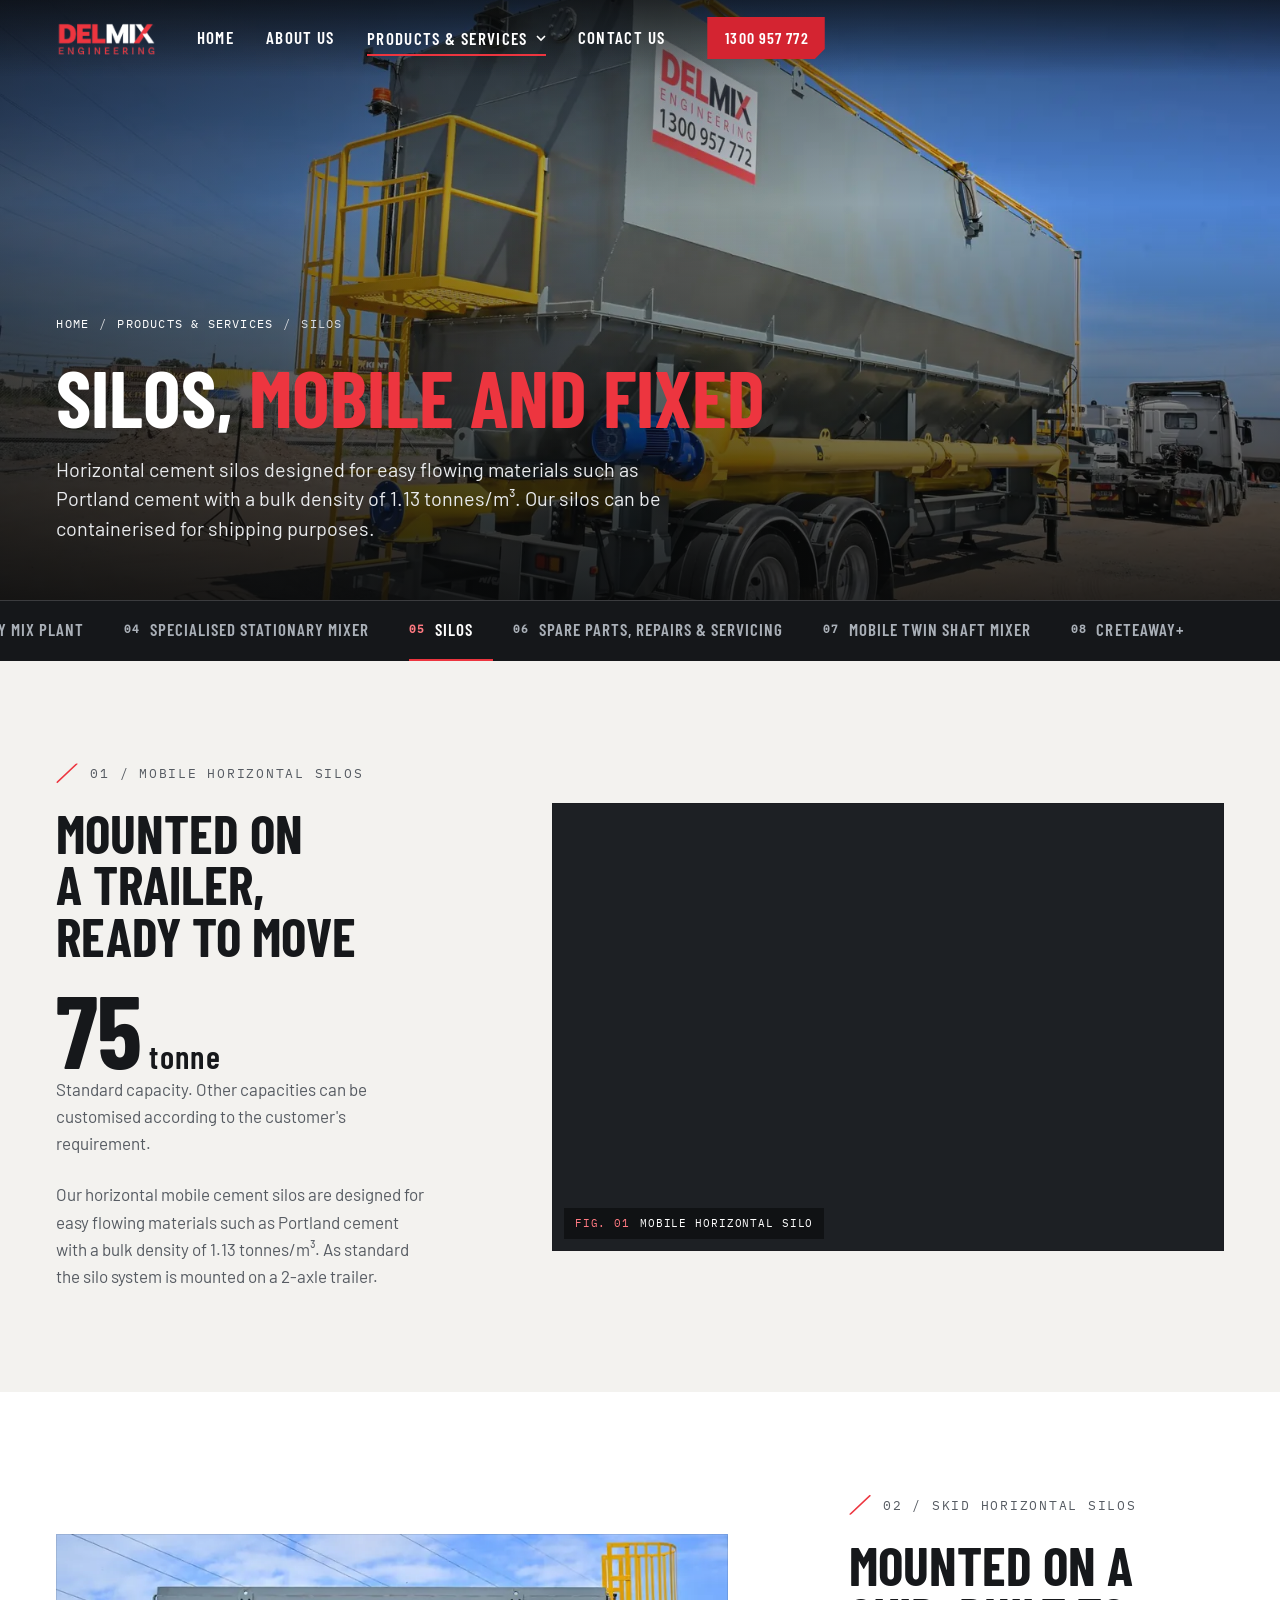
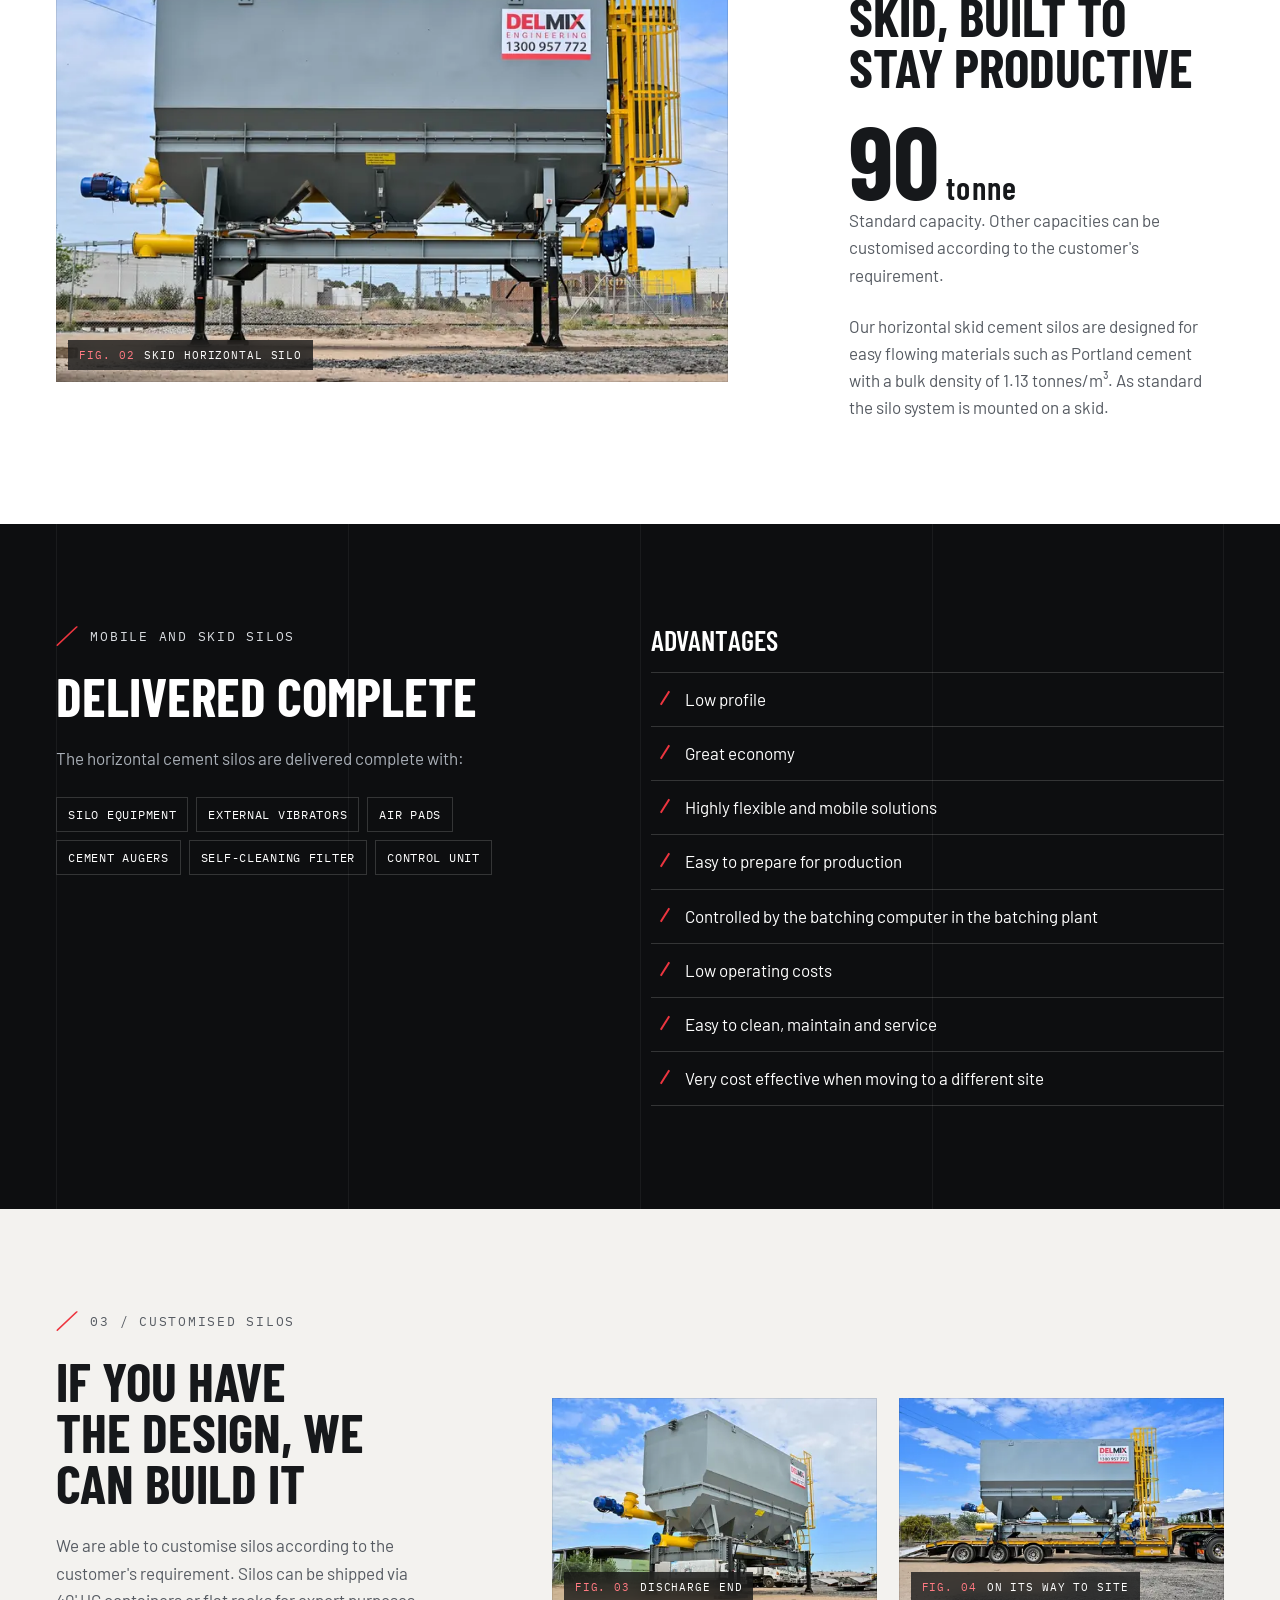
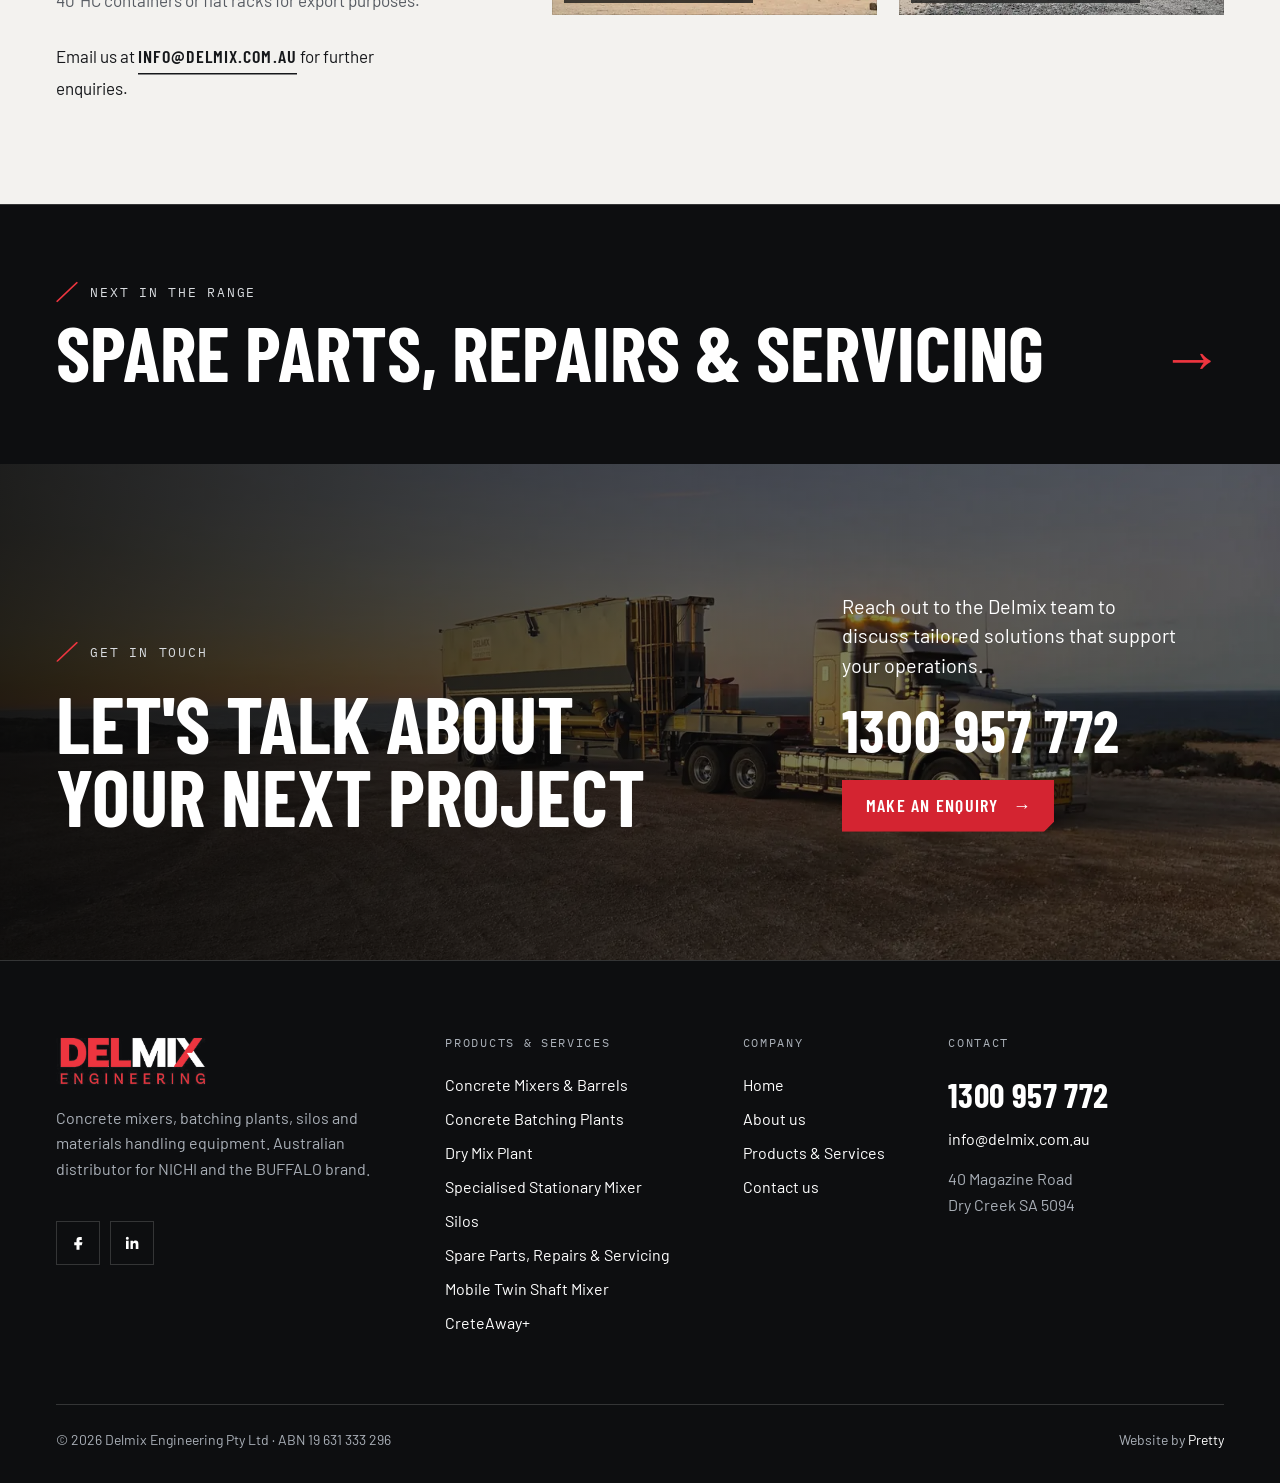
<file: products-and-services/silos/index.html>
<!doctype html>
<html lang="en-AU" class="no-js">
<head>
<meta charset="utf-8">
<meta name="viewport" content="width=device-width, initial-scale=1">
<title>Silos | Delmix Engineering</title>
<meta name="description" content="Mobile horizontal silos, skid horizontal silos and customised silos, designed for easy flowing materials such as Portland cement and containerised for shipping.">
<link rel="canonical" href="https://delmix.com.au/products-and-services/silos/">
<meta name="theme-color" content="#0d0e10">
<meta property="og:type" content="website">
<meta property="og:site_name" content="Delmix Engineering">
<meta property="og:title" content="Silos | Delmix Engineering">
<meta property="og:description" content="Mobile horizontal silos, skid horizontal silos and customised silos, designed for easy flowing materials such as Portland cement and containerised for shipping.">
<meta property="og:url" content="https://delmix.com.au/products-and-services/silos/">
<meta property="og:image" content="https://delmix.com.au/assets/img/og-image.jpg">
<meta property="og:image:width" content="1200">
<meta property="og:image:height" content="630">
<meta property="og:locale" content="en_AU">
<meta name="twitter:card" content="summary_large_image">
<link rel="icon" href="../../favicon.ico" sizes="32x32">
<link rel="icon" href="../../assets/img/favicon.svg" type="image/svg+xml">
<link rel="apple-touch-icon" href="../../assets/img/apple-touch-icon.png">
<link rel="preload" href="../../assets/fonts/barlow-condensed-latin-700-normal.woff2" as="font" type="font/woff2" crossorigin>
<link rel="preload" href="../../assets/fonts/barlow-latin-400-normal.woff2" as="font" type="font/woff2" crossorigin>
<link rel="stylesheet" href="../../assets/css/site.css">
<!-- Google Tag Manager -->
<script>(function(w,d,s,l,i){w[l]=w[l]||[];w[l].push({'gtm.start':new Date().getTime(),event:'gtm.js'});var f=d.getElementsByTagName(s)[0],j=d.createElement(s),dl=l!='dataLayer'?'&l='+l:'';j.async=true;j.src='https://www.googletagmanager.com/gtm.js?id='+i+dl;f.parentNode.insertBefore(j,f);})(window,document,'script','dataLayer','GTM-TG7H7WQ');</script>
<!-- End Google Tag Manager -->
<script src="../../assets/js/site.js" defer></script>
<script type="application/ld+json">{"@context": "https://schema.org", "@type": "BreadcrumbList", "itemListElement": [{"@type": "ListItem", "position": 1, "name": "Home", "item": "https://delmix.com.au/"}, {"@type": "ListItem", "position": 2, "name": "Products & services", "item": "https://delmix.com.au/products-and-services/"}, {"@type": "ListItem", "position": 3, "name": "Silos", "item": "https://delmix.com.au/products-and-services/silos/"}]}</script>
</head>
<body>
<noscript><iframe src="https://www.googletagmanager.com/ns.html?id=GTM-TG7H7WQ" height="0" width="0" style="display:none;visibility:hidden" title="Google Tag Manager"></iframe></noscript>
<div class="page">
<a class="skip" href="#main">Skip to content</a>
<header class="hdr sub-open">
<div class="hdr-in">
<a class="logo" href="../../" aria-label="Delmix Engineering home"><img src="../../assets/img/logo-on-dark-sm.png" srcset="../../assets/img/logo-on-dark-sm.png 1x, ../../assets/img/logo-on-dark.png 2x" alt="Delmix Engineering" width="110" height="38"></a>
<nav aria-label="Main"><ul class="nav">
<li><a href="../../">Home</a></li>
<li><a href="../../about-us/">About us</a></li>
<li><button type="button" class="on" aria-expanded="false" aria-controls="mega">Products &amp; Services <svg class="chev" viewBox="0 0 10 10" fill="none" stroke="currentColor" stroke-width="1.6" aria-hidden="true"><path d="M1 3l4 4 4-4"></path></svg></button>
<div class="mega" id="mega">
<div class="mega-in">
<ul class="mega-list">
<li><a href="../../products-and-services/concrete-mixers-and-barrels/"><span class="mono">01</span><b>Concrete Mixers &amp; Barrels</b><small>BUFFALO mixers and replacement barrels, 2.6 to 12 m³</small></a></li>
<li><a href="../../products-and-services/concrete-batching-plant/"><span class="mono">02</span><b>Concrete Batching Plants</b><small>Dry, wet and mobile plants for ready mix and precast</small></a></li>
<li><a href="../../products-and-services/dry-mix-plant/"><span class="mono">03</span><b>Dry Mix Plant</b><small>Mortar and powder plants, designed to requirement</small></a></li>
<li><a href="../../products-and-services/specialised-stationary-mixer/"><span class="mono">04</span><b>Specialised Stationary Mixer</b><small>One-off units for special mixing applications</small></a></li>
<li><a href="../../products-and-services/silos/"><span class="mono">05</span><b>Silos</b><small>Mobile, skid and customised horizontal silos</small></a></li>
<li><a href="../../products-and-services/spare-parts/"><span class="mono">06</span><b>Spare Parts, Repairs &amp; Servicing</b><small>Parts and service partners across Australia</small></a></li>
<li><a href="../../products-and-services/mobile-mixers/"><span class="mono">07</span><b>Mobile Twin Shaft Mixer</b><small>Mobile wet mix: BMTS-2000, 3000 and 4000</small></a></li>
<li><a href="../../products-and-services/creteaway-plus/"><span class="mono">08</span><b>CreteAway+ <span class="tag-new">New</span></b><small>Premium concrete removal system</small></a></li>
</ul>
<a class="mega-feat" href="../../products-and-services/concrete-batching-plant/"><img src="../../assets/img/mbp-rear34-1600.webp" srcset="../../assets/img/mbp-rear34-480.webp 480w, ../../assets/img/mbp-rear34-800.webp 800w, ../../assets/img/mbp-rear34-1200.webp 1200w, ../../assets/img/mbp-rear34-1600.webp 1600w, ../../assets/img/mbp-rear34-2000.webp 2000w" sizes="380px" width="2000" height="1333" alt="" loading="lazy" decoding="async"><span>Mobile batch plants.<br>Producing in hours.</span></a>
</div>
</div>
</li>
<li><a href="../../contact-us/">Contact us</a></li>
</ul></nav>
<a class="btn hdr-call" href="tel:1300957772" aria-label="Call Delmix on 1300 957 772">1300 957 772</a>
<button type="button" class="burger" aria-label="Open menu" aria-expanded="false" aria-controls="mnav"><i></i><i></i><i></i></button>
<div class="hdr-bar" aria-hidden="true"></div>
</div>
<nav class="mnav" id="mnav" aria-label="Main menu">
<a href="../../">Home</a>
<a href="../../about-us/">About us</a>
<button type="button" aria-expanded="true" aria-controls="msub">Products &amp; Services <svg class="chev" viewBox="0 0 10 10" fill="none" stroke="currentColor" stroke-width="1.4" aria-hidden="true"><path d="M1 3l4 4 4-4"></path></svg></button>
<div class="msub" id="msub"><ul>
<li><a href="../../products-and-services/concrete-mixers-and-barrels/"><span class="mono">01</span>Concrete Mixers &amp; Barrels</a></li>
<li><a href="../../products-and-services/concrete-batching-plant/"><span class="mono">02</span>Concrete Batching Plants</a></li>
<li><a href="../../products-and-services/dry-mix-plant/"><span class="mono">03</span>Dry Mix Plant</a></li>
<li><a href="../../products-and-services/specialised-stationary-mixer/"><span class="mono">04</span>Specialised Stationary Mixer</a></li>
<li><a href="../../products-and-services/silos/"><span class="mono">05</span>Silos</a></li>
<li><a href="../../products-and-services/spare-parts/"><span class="mono">06</span>Spare Parts, Repairs &amp; Servicing</a></li>
<li><a href="../../products-and-services/mobile-mixers/"><span class="mono">07</span>Mobile Twin Shaft Mixer</a></li>
<li><a href="../../products-and-services/creteaway-plus/"><span class="mono">08</span>CreteAway+ <span class="tag-new">New</span></a></li>
</ul></div>
<a href="../../contact-us/">Contact us</a>
<div class="mnav-foot">
<a class="tel" href="tel:1300957772">1300 957 772</a>
<a class="btn" href="../../contact-us/#enquiry">Make an enquiry <span class="ar" aria-hidden="true">&rarr;</span></a>
</div>
</nav>
</header>

<main id="main">
<section class="phead">
<img class="bgi" src="../../assets/img/silo-trailer-blue-1600.webp" srcset="../../assets/img/silo-trailer-blue-480.webp 480w, ../../assets/img/silo-trailer-blue-800.webp 800w, ../../assets/img/silo-trailer-blue-1200.webp 1200w, ../../assets/img/silo-trailer-blue-1600.webp 1600w, ../../assets/img/silo-trailer-blue-2000.webp 2000w" sizes="100vw" width="2000" height="1333" alt="" style="object-position: 50% 45%" loading="lazy" decoding="async">
<div class="shade"></div>
<div class="wrap phead-in">
<nav class="crumbs" aria-label="Breadcrumb"><a href="../../">Home</a><span aria-hidden="true">/</span><a href="../../products-and-services/">Products &amp; services</a><span aria-hidden="true">/</span><span aria-current="page">Silos</span></nav>
<h1 class="h1" data-rv>Silos, <span class="red">mobile and fixed</span></h1>
<p class="lead" data-rv data-d="1">Horizontal cement silos designed for easy flowing materials such as Portland cement with a bulk density of 1.13 tonnes/m³. Our silos can be containerised for shipping purposes.</p>
</div>
</section>
<nav class="pnav" aria-label="Products and services"><div class="wrap"><ul><li><a href="../../products-and-services/concrete-mixers-and-barrels/" class=""><span class="mono">01</span>Concrete Mixers &amp; Barrels</a></li><li><a href="../../products-and-services/concrete-batching-plant/" class=""><span class="mono">02</span>Concrete Batching Plants</a></li><li><a href="../../products-and-services/dry-mix-plant/" class=""><span class="mono">03</span>Dry Mix Plant</a></li><li><a href="../../products-and-services/specialised-stationary-mixer/" class=""><span class="mono">04</span>Specialised Stationary Mixer</a></li><li><a href="../../products-and-services/silos/" class="on" aria-current="page"><span class="mono">05</span>Silos</a></li><li><a href="../../products-and-services/spare-parts/" class=""><span class="mono">06</span>Spare Parts, Repairs &amp; Servicing</a></li><li><a href="../../products-and-services/mobile-mixers/" class=""><span class="mono">07</span>Mobile Twin Shaft Mixer</a></li><li><a href="../../products-and-services/creteaway-plus/" class=""><span class="mono">08</span>CreteAway+</a></li></ul></div></nav>

<section class="sec paper" aria-labelledby="h-si1">
<div class="wrap split">
<div class="c4 stack g24">
<p class="eyebrow" data-rv>01 / Mobile horizontal silos</p>
<h2 class="h2" id="h-si1" data-rv>Mounted on a trailer, ready to move</h2>
<div data-rv><span class="bignum">75<small>tonne</small></span><p class="muted">Standard capacity. Other capacities can be customised according to the customer's requirement.</p></div>
<div class="prose muted" data-rv>
<p>Our horizontal mobile cement silos are designed for easy flowing materials such as Portland cement with a bulk density of 1.13 tonnes/m³. As standard the silo system is mounted on a 2-axle trailer.</p>
</div>
</div>
<figure class="fig r32 c7 s6"style="grid-column-start: 6"><img src="../../assets/img/silo-trailer-blue-1600.webp" srcset="../../assets/img/silo-trailer-blue-480.webp 480w, ../../assets/img/silo-trailer-blue-800.webp 800w, ../../assets/img/silo-trailer-blue-1200.webp 1200w, ../../assets/img/silo-trailer-blue-1600.webp 1600w, ../../assets/img/silo-trailer-blue-2000.webp 2000w" sizes="(max-width: 960px) 100vw, 58vw" width="2000" height="1333" alt="Delmix mobile horizontal cement silo on a trailer with yellow access platform and screw conveyor" loading="lazy" decoding="async"><figcaption>Mobile horizontal silo</figcaption></figure>
</div>
</section>

<section class="sec white" aria-labelledby="h-si2">
<div class="wrap split">
<figure class="fig r32 c7"><img src="../../assets/img/skid-silo-side-1600.webp" srcset="../../assets/img/skid-silo-side-480.webp 480w, ../../assets/img/skid-silo-side-800.webp 800w, ../../assets/img/skid-silo-side-1200.webp 1200w, ../../assets/img/skid-silo-side-1600.webp 1600w, ../../assets/img/skid-silo-side-2000.webp 2000w" sizes="(max-width: 960px) 100vw, 58vw" width="2000" height="1333" alt="Delmix skid mounted horizontal cement silo on legs with caged ladder and screw conveyors" loading="lazy" decoding="async"><figcaption>Skid horizontal silo</figcaption></figure>
<div class="c4 s9 stack g24">
<p class="eyebrow" data-rv>02 / Skid horizontal silos</p>
<h2 class="h2" id="h-si2" data-rv>Mounted on a skid, built to stay productive</h2>
<div data-rv><span class="bignum">90<small>tonne</small></span><p class="muted">Standard capacity. Other capacities can be customised according to the customer's requirement.</p></div>
<div class="prose muted" data-rv>
<p>Our horizontal skid cement silos are designed for easy flowing materials such as Portland cement with a bulk density of 1.13 tonnes/m³. As standard the silo system is mounted on a skid.</p>
</div>
</div>
</div>
</section>

<section class="sec dark" aria-labelledby="h-si3">
<div class="wrap split split--top">
<div class="c5 stack g24">
<p class="eyebrow" data-rv>Mobile and skid silos</p>
<h2 class="h2" id="h-si3" data-rv>Delivered complete</h2>
<p class="muted" data-rv>The horizontal cement silos are delivered complete with:</p>
<div class="chips" data-rv><span class="chip">Silo equipment</span><span class="chip">External vibrators</span><span class="chip">Air pads</span><span class="chip">Cement augers</span><span class="chip">Self-cleaning filter</span><span class="chip">Control unit</span></div>
</div>
<div class="c6 s7 stack g16" style="grid-column-start: 7" data-rv>
<h3 class="h3">Advantages</h3>
<ul class="ticks"><li>Low profile</li><li>Great economy</li><li>Highly flexible and mobile solutions</li><li>Easy to prepare for production</li><li>Controlled by the batching computer in the batching plant</li><li>Low operating costs</li><li>Easy to clean, maintain and service</li><li>Very cost effective when moving to a different site</li></ul>
</div>
</div>
</section>

<section class="sec paper" aria-labelledby="h-si4">
<div class="wrap split">
<div class="c4 stack g24">
<p class="eyebrow" data-rv>03 / Customised silos</p>
<h2 class="h2" id="h-si4" data-rv>If you have the design, we can build it</h2>
<p class="muted" data-rv>We are able to customise silos according to the customer's requirement. Silos can be shipped via 40' HC containers or flat racks for export purposes.</p>
<p data-rv>Email us at <a class="tlink" style="font-size: 18px; padding: 4px 0" href="mailto:info@delmix.com.au">info@delmix.com.au</a> for further enquiries.</p>
</div>
<div class="c7 s6 comp comp-pair" style="grid-column-start: 6">
<figure class="fig"><img src="../../assets/img/skid-silo-34-1600.webp" srcset="../../assets/img/skid-silo-34-480.webp 480w, ../../assets/img/skid-silo-34-800.webp 800w, ../../assets/img/skid-silo-34-1200.webp 1200w, ../../assets/img/skid-silo-34-1600.webp 1600w, ../../assets/img/skid-silo-34-2000.webp 2000w" sizes="(max-width: 960px) 50vw, 32vw" width="2000" height="1333" alt="Skid silo viewed from the discharge end" loading="lazy" decoding="async"><figcaption>Discharge end</figcaption></figure>
<figure class="fig"><img src="../../assets/img/silo-lowloader-1600.webp" srcset="../../assets/img/silo-lowloader-480.webp 480w, ../../assets/img/silo-lowloader-800.webp 800w, ../../assets/img/silo-lowloader-1200.webp 1200w, ../../assets/img/silo-lowloader-1600.webp 1600w, ../../assets/img/silo-lowloader-2000.webp 2000w" sizes="(max-width: 960px) 50vw, 32vw" width="2000" height="1333" alt="Delmix silo loaded on a low loader for delivery" loading="lazy" decoding="async"><figcaption>On its way to site</figcaption></figure>
</div>
</div>
</section>
<section class="nextp dark"><div class="wrap"><a href="../../products-and-services/spare-parts/" class="nextp-a"><span class="eyebrow">Next in the range</span><span class="nextp-t">Spare Parts, Repairs &amp; Servicing</span><span class="nextp-ar" aria-hidden="true">&rarr;</span></a></div></section>
<section class="cta" aria-labelledby="h-cta">
<img class="bgi" src="../../assets/img/sunset-silo-roadtrain-1600.webp" srcset="../../assets/img/sunset-silo-roadtrain-480.webp 480w, ../../assets/img/sunset-silo-roadtrain-800.webp 800w, ../../assets/img/sunset-silo-roadtrain-1200.webp 1200w, ../../assets/img/sunset-silo-roadtrain-1600.webp 1600w, ../../assets/img/sunset-silo-roadtrain-2000.webp 2000w" sizes="100vw" width="2000" height="1500" alt="" loading="lazy" decoding="async">
<div class="shade"></div>
<div class="wrap cta-in">
<div class="stack g24"><p class="eyebrow" data-rv>Get in touch</p><h2 class="h1" id="h-cta" data-rv>Let's talk about your next project</h2></div>
<div class="cta-side" data-rv data-d="1">
<p class="lead">Reach out to the Delmix team to discuss tailored solutions that support your operations.</p>
<a class="tel" href="tel:1300957772">1300 957 772</a>
<a class="btn" href="../../contact-us/#enquiry">Make an enquiry <span class="ar" aria-hidden="true">&rarr;</span></a>
</div>
</div>
</section>

</main>
<footer class="ftr">
<div class="ftr-in">
<div class="ftr-top">
<div style="display: flex; flex-direction: column; gap: 20px; max-width: 360px">
<a class="ftr-logo" href="../../" aria-label="Delmix Engineering home"><img src="../../assets/img/logo-on-dark-sm.png" srcset="../../assets/img/logo-on-dark-sm.png 1x, ../../assets/img/logo-on-dark.png 2x" alt="Delmix Engineering" width="150" height="52" loading="lazy"></a>
<p style="color: #aab0b8">Concrete mixers, batching plants, silos and materials handling equipment. Australian distributor for NICHI and the BUFFALO brand.</p>
<div class="soc">
<a href="https://www.facebook.com/Delmixengineering/" aria-label="Delmix Engineering on Facebook"><svg viewBox="0 0 24 24" fill="currentColor" aria-hidden="true"><path d="M14 8h3V4h-3a4 4 0 00-4 4v3H7v4h3v6h4v-6h3l1-4h-4V8z"></path></svg></a>
<a href="https://www.linkedin.com/company/delmix-engineering" aria-label="Delmix Engineering on LinkedIn"><svg viewBox="0 0 24 24" fill="currentColor" aria-hidden="true"><path d="M4 9h3.500v11H4zM5.750 3.500a2 2 0 110 4 2 2 0 010-4zM10 9h3.300v1.500c.600-1 1.800-1.800 3.500-1.800 3 0 3.700 2 3.700 4.700V20H17v-5.800c0-1.400-.500-2.300-1.800-2.300-1.400 0-2 1-2 2.400V20H10z"></path></svg></a>
</div>
</div>
<nav aria-label="Products and services">
<h2>Products &amp; services</h2>
<ul>
<li><a href="../../products-and-services/concrete-mixers-and-barrels/">Concrete Mixers &amp; Barrels</a></li>
<li><a href="../../products-and-services/concrete-batching-plant/">Concrete Batching Plants</a></li>
<li><a href="../../products-and-services/dry-mix-plant/">Dry Mix Plant</a></li>
<li><a href="../../products-and-services/specialised-stationary-mixer/">Specialised Stationary Mixer</a></li>
<li><a href="../../products-and-services/silos/">Silos</a></li>
<li><a href="../../products-and-services/spare-parts/">Spare Parts, Repairs &amp; Servicing</a></li>
<li><a href="../../products-and-services/mobile-mixers/">Mobile Twin Shaft Mixer</a></li>
<li><a href="../../products-and-services/creteaway-plus/">CreteAway+</a></li>
</ul>
</nav>
<nav aria-label="Company">
<h2>Company</h2>
<ul>
<li><a href="../../">Home</a></li>
<li><a href="../../about-us/">About us</a></li>
<li><a href="../../products-and-services/">Products &amp; Services</a></li>
<li><a href="../../contact-us/">Contact us</a></li>
</ul>
</nav>
<div>
<h2>Contact</h2>
<ul>
<li><a href="tel:1300957772" style="font-family: var(--disp); font-weight: 700; font-size: 34px; letter-spacing: .01em; min-height: 48px">1300 957 772</a></li>
<li><a href="mailto:info@delmix.com.au">info@delmix.com.au</a></li>
<li style="color: #aab0b8; margin-top: 10px">40 Magazine Road<br>Dry Creek SA 5094</li>
</ul>
</div>
</div>
<div class="ftr-bot">
<span>&copy; <span data-year>2026</span> Delmix Engineering Pty Ltd &middot; ABN 19 631 333 296</span>
<span>Website by <a href="https://pretty.com.au">Pretty</a></span>
</div>
</div>
</footer>

</div>
</body>
</html>
</file>
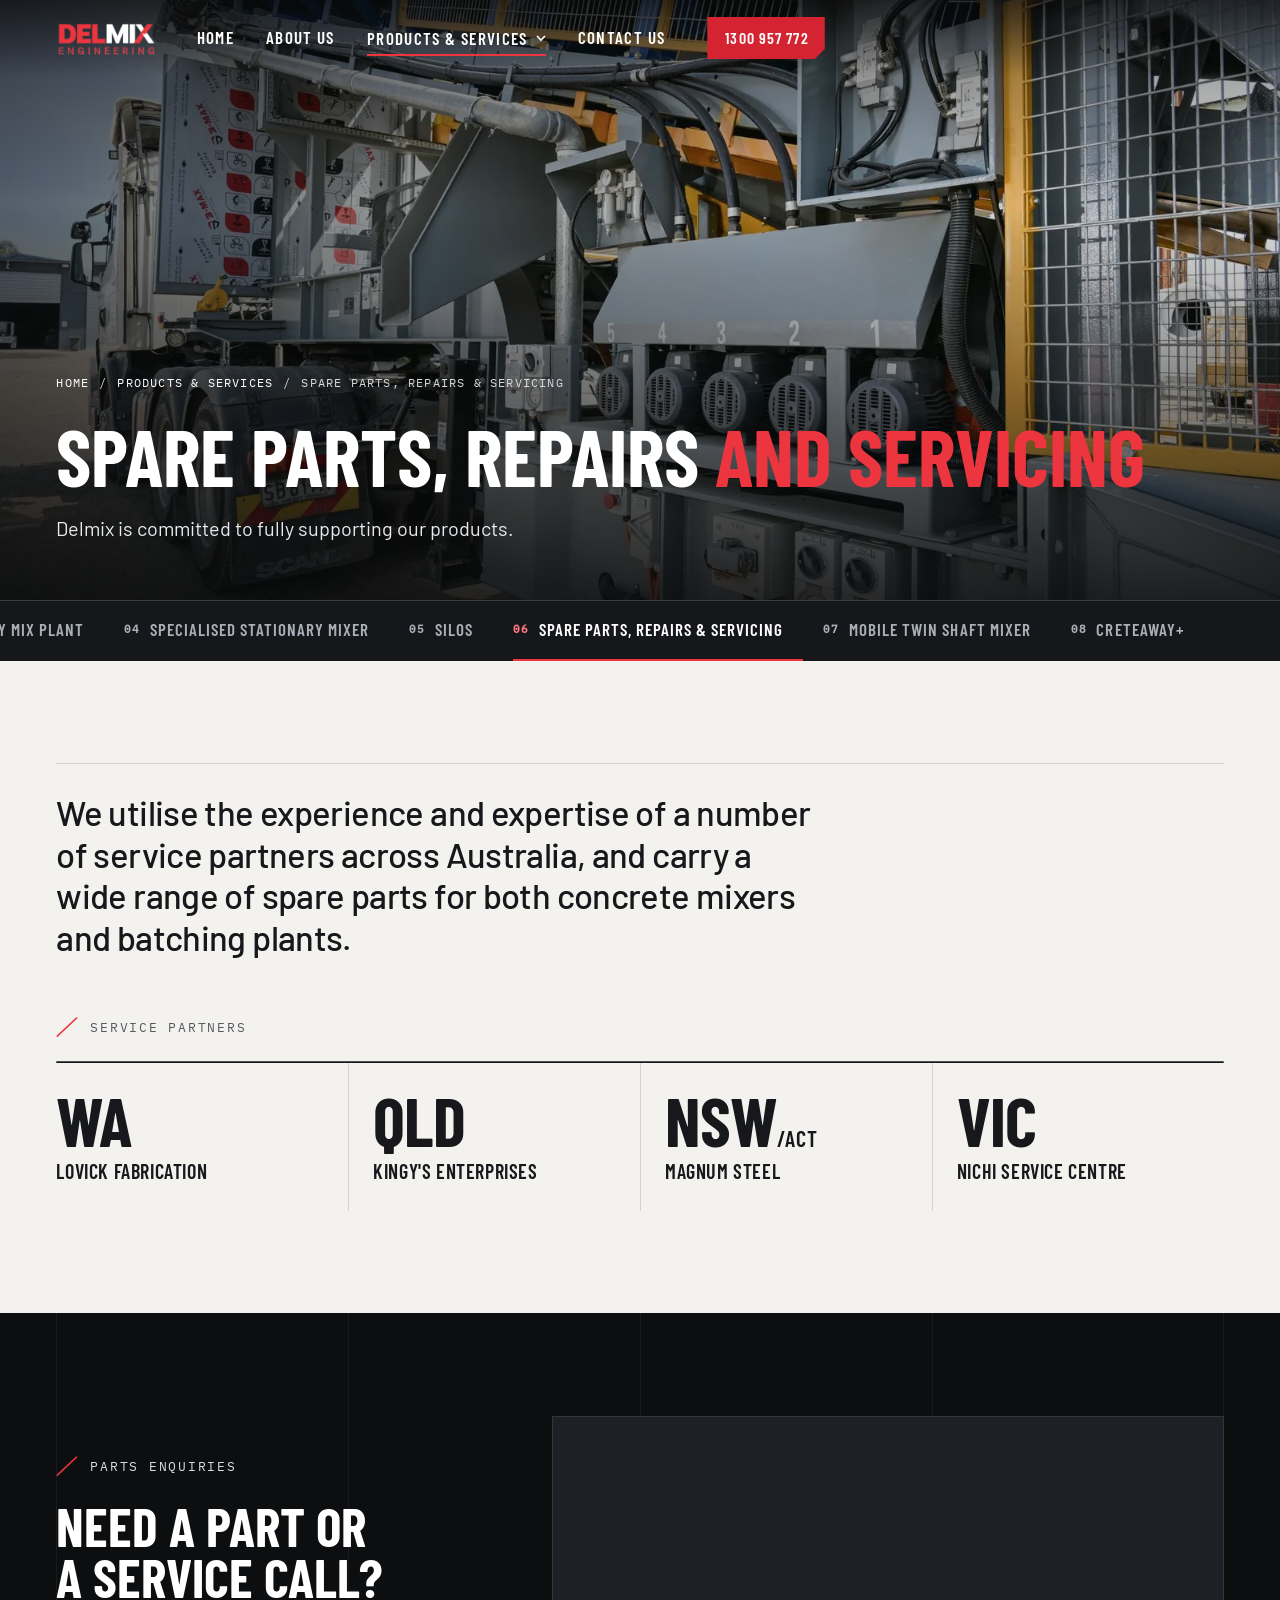
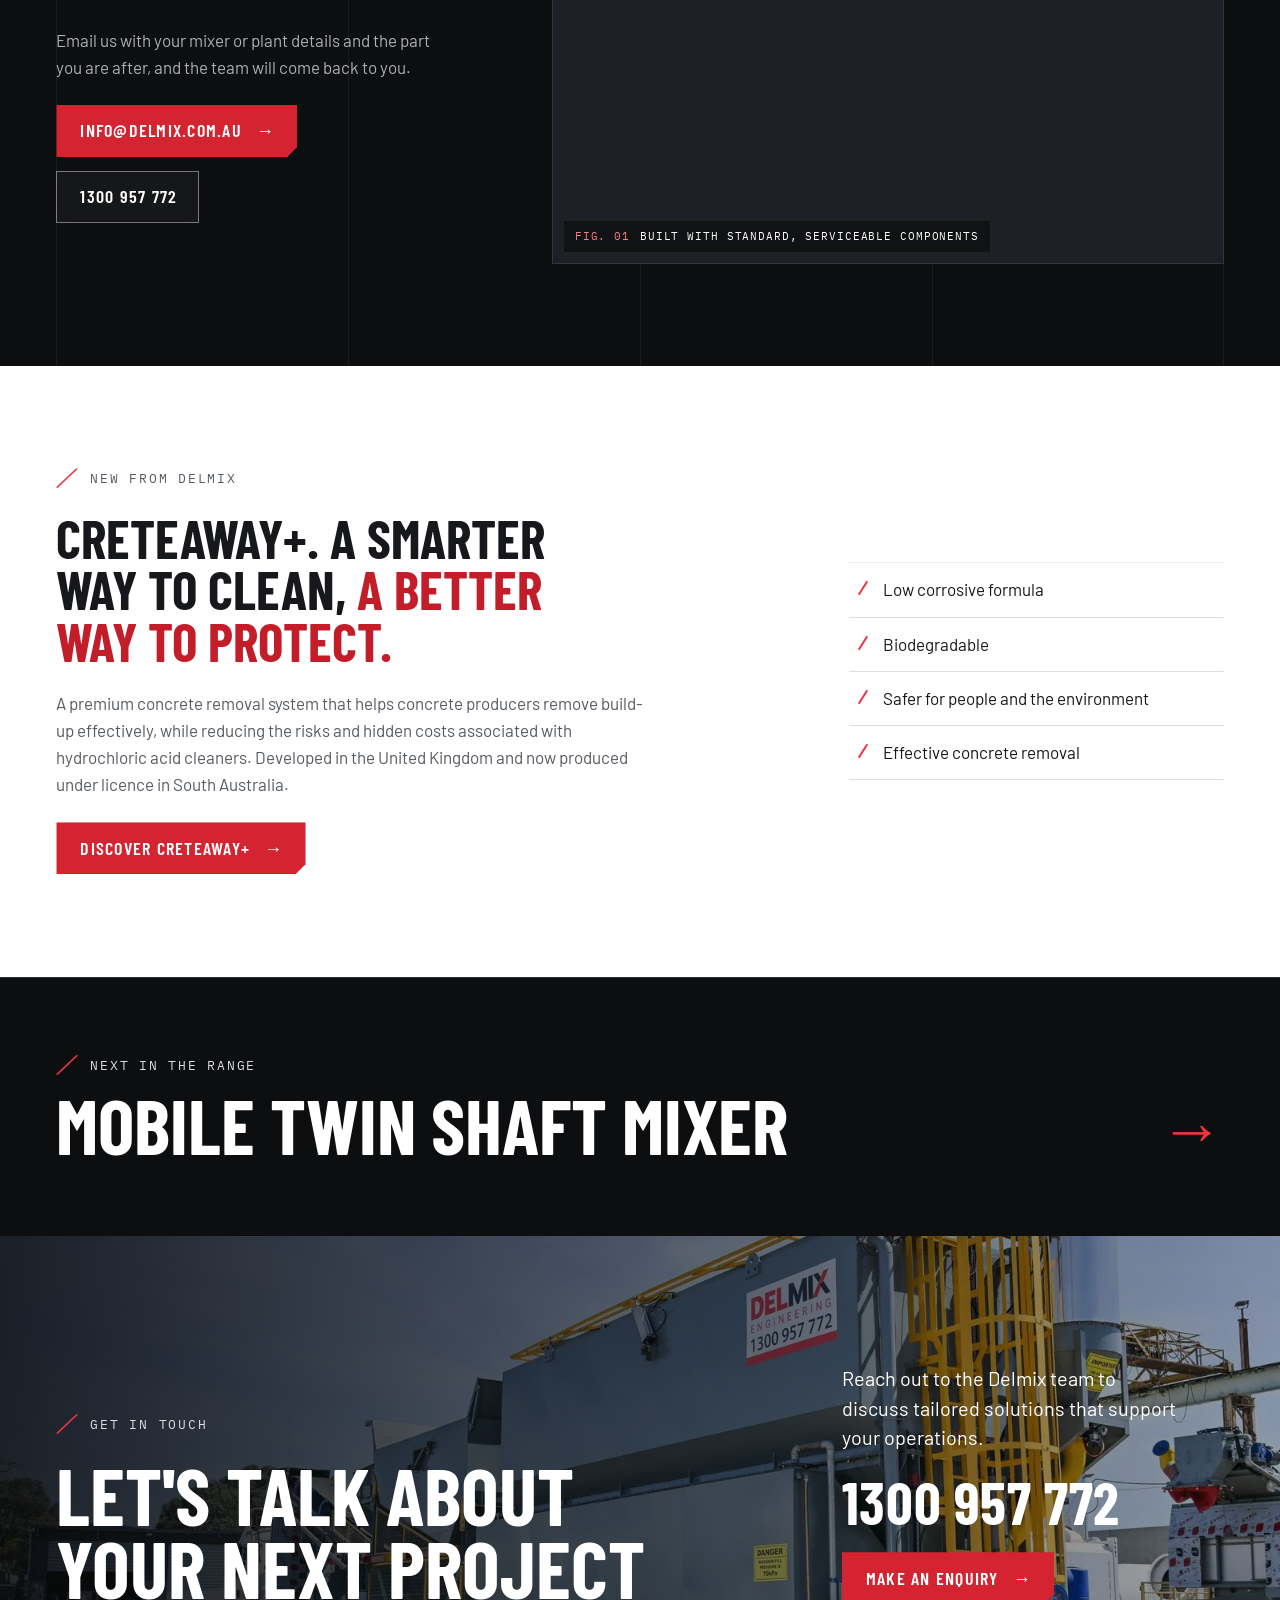
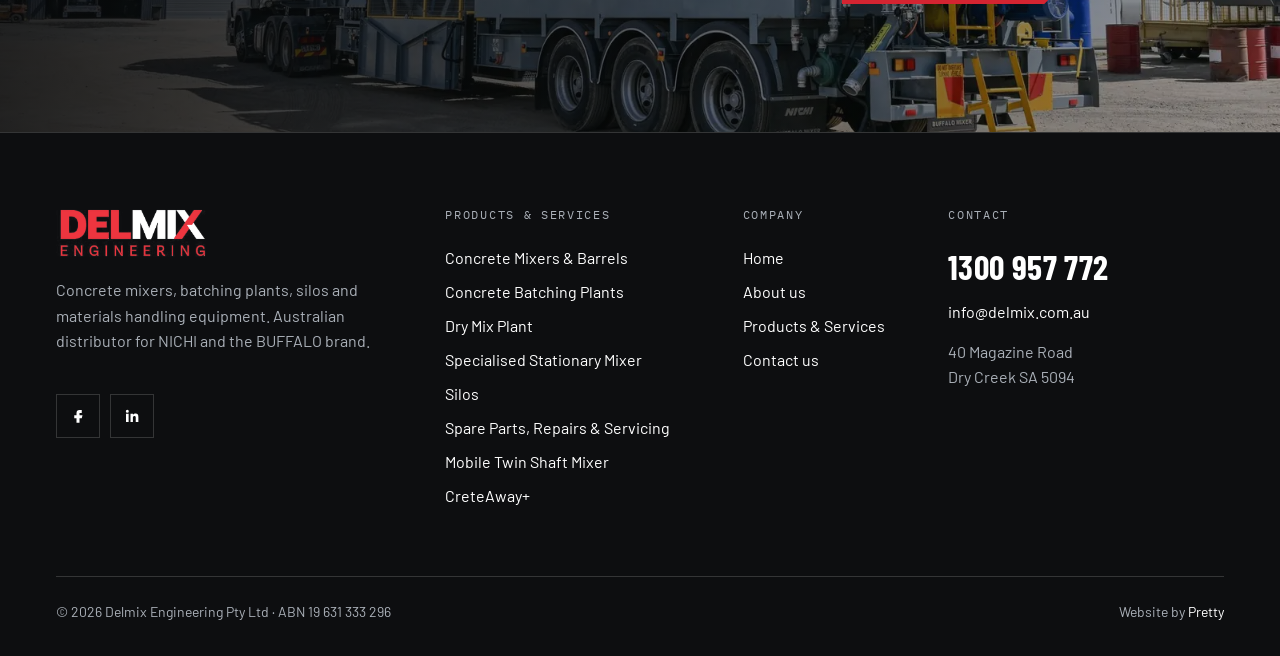
<file: products-and-services/spare-parts/index.html>
<!doctype html>
<html lang="en-AU" class="no-js">
<head>
<meta charset="utf-8">
<meta name="viewport" content="width=device-width, initial-scale=1">
<title>Spare Parts, Repairs and Servicing | Delmix Engineering</title>
<meta name="description" content="Delmix is committed to fully supporting our products, with a wide range of spare parts for concrete mixers and batching plants and service partners across Australia.">
<link rel="canonical" href="https://delmix.com.au/products-and-services/spare-parts/">
<meta name="theme-color" content="#0d0e10">
<meta property="og:type" content="website">
<meta property="og:site_name" content="Delmix Engineering">
<meta property="og:title" content="Spare Parts, Repairs and Servicing | Delmix Engineering">
<meta property="og:description" content="Delmix is committed to fully supporting our products, with a wide range of spare parts for concrete mixers and batching plants and service partners across Australia.">
<meta property="og:url" content="https://delmix.com.au/products-and-services/spare-parts/">
<meta property="og:image" content="https://delmix.com.au/assets/img/og-image.jpg">
<meta property="og:image:width" content="1200">
<meta property="og:image:height" content="630">
<meta property="og:locale" content="en_AU">
<meta name="twitter:card" content="summary_large_image">
<link rel="icon" href="../../favicon.ico" sizes="32x32">
<link rel="icon" href="../../assets/img/favicon.svg" type="image/svg+xml">
<link rel="apple-touch-icon" href="../../assets/img/apple-touch-icon.png">
<link rel="preload" href="../../assets/fonts/barlow-condensed-latin-700-normal.woff2" as="font" type="font/woff2" crossorigin>
<link rel="preload" href="../../assets/fonts/barlow-latin-400-normal.woff2" as="font" type="font/woff2" crossorigin>
<link rel="stylesheet" href="../../assets/css/site.css">
<!-- Google Tag Manager -->
<script>(function(w,d,s,l,i){w[l]=w[l]||[];w[l].push({'gtm.start':new Date().getTime(),event:'gtm.js'});var f=d.getElementsByTagName(s)[0],j=d.createElement(s),dl=l!='dataLayer'?'&l='+l:'';j.async=true;j.src='https://www.googletagmanager.com/gtm.js?id='+i+dl;f.parentNode.insertBefore(j,f);})(window,document,'script','dataLayer','GTM-TG7H7WQ');</script>
<!-- End Google Tag Manager -->
<script src="../../assets/js/site.js" defer></script>
<script type="application/ld+json">{"@context": "https://schema.org", "@type": "BreadcrumbList", "itemListElement": [{"@type": "ListItem", "position": 1, "name": "Home", "item": "https://delmix.com.au/"}, {"@type": "ListItem", "position": 2, "name": "Products & services", "item": "https://delmix.com.au/products-and-services/"}, {"@type": "ListItem", "position": 3, "name": "Spare parts, repairs & servicing", "item": "https://delmix.com.au/products-and-services/spare-parts/"}]}</script>
</head>
<body>
<noscript><iframe src="https://www.googletagmanager.com/ns.html?id=GTM-TG7H7WQ" height="0" width="0" style="display:none;visibility:hidden" title="Google Tag Manager"></iframe></noscript>
<div class="page">
<a class="skip" href="#main">Skip to content</a>
<header class="hdr sub-open">
<div class="hdr-in">
<a class="logo" href="../../" aria-label="Delmix Engineering home"><img src="../../assets/img/logo-on-dark-sm.png" srcset="../../assets/img/logo-on-dark-sm.png 1x, ../../assets/img/logo-on-dark.png 2x" alt="Delmix Engineering" width="110" height="38"></a>
<nav aria-label="Main"><ul class="nav">
<li><a href="../../">Home</a></li>
<li><a href="../../about-us/">About us</a></li>
<li><button type="button" class="on" aria-expanded="false" aria-controls="mega">Products &amp; Services <svg class="chev" viewBox="0 0 10 10" fill="none" stroke="currentColor" stroke-width="1.6" aria-hidden="true"><path d="M1 3l4 4 4-4"></path></svg></button>
<div class="mega" id="mega">
<div class="mega-in">
<ul class="mega-list">
<li><a href="../../products-and-services/concrete-mixers-and-barrels/"><span class="mono">01</span><b>Concrete Mixers &amp; Barrels</b><small>BUFFALO mixers and replacement barrels, 2.6 to 12 m³</small></a></li>
<li><a href="../../products-and-services/concrete-batching-plant/"><span class="mono">02</span><b>Concrete Batching Plants</b><small>Dry, wet and mobile plants for ready mix and precast</small></a></li>
<li><a href="../../products-and-services/dry-mix-plant/"><span class="mono">03</span><b>Dry Mix Plant</b><small>Mortar and powder plants, designed to requirement</small></a></li>
<li><a href="../../products-and-services/specialised-stationary-mixer/"><span class="mono">04</span><b>Specialised Stationary Mixer</b><small>One-off units for special mixing applications</small></a></li>
<li><a href="../../products-and-services/silos/"><span class="mono">05</span><b>Silos</b><small>Mobile, skid and customised horizontal silos</small></a></li>
<li><a href="../../products-and-services/spare-parts/"><span class="mono">06</span><b>Spare Parts, Repairs &amp; Servicing</b><small>Parts and service partners across Australia</small></a></li>
<li><a href="../../products-and-services/mobile-mixers/"><span class="mono">07</span><b>Mobile Twin Shaft Mixer</b><small>Mobile wet mix: BMTS-2000, 3000 and 4000</small></a></li>
<li><a href="../../products-and-services/creteaway-plus/"><span class="mono">08</span><b>CreteAway+ <span class="tag-new">New</span></b><small>Premium concrete removal system</small></a></li>
</ul>
<a class="mega-feat" href="../../products-and-services/concrete-batching-plant/"><img src="../../assets/img/mbp-rear34-1600.webp" srcset="../../assets/img/mbp-rear34-480.webp 480w, ../../assets/img/mbp-rear34-800.webp 800w, ../../assets/img/mbp-rear34-1200.webp 1200w, ../../assets/img/mbp-rear34-1600.webp 1600w, ../../assets/img/mbp-rear34-2000.webp 2000w" sizes="380px" width="2000" height="1333" alt="" loading="lazy" decoding="async"><span>Mobile batch plants.<br>Producing in hours.</span></a>
</div>
</div>
</li>
<li><a href="../../contact-us/">Contact us</a></li>
</ul></nav>
<a class="btn hdr-call" href="tel:1300957772" aria-label="Call Delmix on 1300 957 772">1300 957 772</a>
<button type="button" class="burger" aria-label="Open menu" aria-expanded="false" aria-controls="mnav"><i></i><i></i><i></i></button>
<div class="hdr-bar" aria-hidden="true"></div>
</div>
<nav class="mnav" id="mnav" aria-label="Main menu">
<a href="../../">Home</a>
<a href="../../about-us/">About us</a>
<button type="button" aria-expanded="true" aria-controls="msub">Products &amp; Services <svg class="chev" viewBox="0 0 10 10" fill="none" stroke="currentColor" stroke-width="1.4" aria-hidden="true"><path d="M1 3l4 4 4-4"></path></svg></button>
<div class="msub" id="msub"><ul>
<li><a href="../../products-and-services/concrete-mixers-and-barrels/"><span class="mono">01</span>Concrete Mixers &amp; Barrels</a></li>
<li><a href="../../products-and-services/concrete-batching-plant/"><span class="mono">02</span>Concrete Batching Plants</a></li>
<li><a href="../../products-and-services/dry-mix-plant/"><span class="mono">03</span>Dry Mix Plant</a></li>
<li><a href="../../products-and-services/specialised-stationary-mixer/"><span class="mono">04</span>Specialised Stationary Mixer</a></li>
<li><a href="../../products-and-services/silos/"><span class="mono">05</span>Silos</a></li>
<li><a href="../../products-and-services/spare-parts/"><span class="mono">06</span>Spare Parts, Repairs &amp; Servicing</a></li>
<li><a href="../../products-and-services/mobile-mixers/"><span class="mono">07</span>Mobile Twin Shaft Mixer</a></li>
<li><a href="../../products-and-services/creteaway-plus/"><span class="mono">08</span>CreteAway+ <span class="tag-new">New</span></a></li>
</ul></div>
<a href="../../contact-us/">Contact us</a>
<div class="mnav-foot">
<a class="tel" href="tel:1300957772">1300 957 772</a>
<a class="btn" href="../../contact-us/#enquiry">Make an enquiry <span class="ar" aria-hidden="true">&rarr;</span></a>
</div>
</nav>
</header>

<main id="main">
<section class="phead">
<img class="bgi" src="../../assets/img/mbp-electrics-1600.webp" srcset="../../assets/img/mbp-electrics-480.webp 480w, ../../assets/img/mbp-electrics-800.webp 800w, ../../assets/img/mbp-electrics-1200.webp 1200w, ../../assets/img/mbp-electrics-1600.webp 1600w, ../../assets/img/mbp-electrics-2000.webp 2000w" sizes="100vw" width="2000" height="1333" alt="" loading="lazy" decoding="async">
<div class="shade"></div>
<div class="wrap phead-in">
<nav class="crumbs" aria-label="Breadcrumb"><a href="../../">Home</a><span aria-hidden="true">/</span><a href="../../products-and-services/">Products &amp; services</a><span aria-hidden="true">/</span><span aria-current="page">Spare parts, repairs &amp; servicing</span></nav>
<h1 class="h1" data-rv>Spare parts, repairs <span class="red">and servicing</span></h1>
<p class="lead" data-rv data-d="1">Delmix is committed to fully supporting our products.</p>
</div>
</section>
<nav class="pnav" aria-label="Products and services"><div class="wrap"><ul><li><a href="../../products-and-services/concrete-mixers-and-barrels/" class=""><span class="mono">01</span>Concrete Mixers &amp; Barrels</a></li><li><a href="../../products-and-services/concrete-batching-plant/" class=""><span class="mono">02</span>Concrete Batching Plants</a></li><li><a href="../../products-and-services/dry-mix-plant/" class=""><span class="mono">03</span>Dry Mix Plant</a></li><li><a href="../../products-and-services/specialised-stationary-mixer/" class=""><span class="mono">04</span>Specialised Stationary Mixer</a></li><li><a href="../../products-and-services/silos/" class=""><span class="mono">05</span>Silos</a></li><li><a href="../../products-and-services/spare-parts/" class="on" aria-current="page"><span class="mono">06</span>Spare Parts, Repairs &amp; Servicing</a></li><li><a href="../../products-and-services/mobile-mixers/" class=""><span class="mono">07</span>Mobile Twin Shaft Mixer</a></li><li><a href="../../products-and-services/creteaway-plus/" class=""><span class="mono">08</span>CreteAway+</a></li></ul></div></nav>

<section class="sec paper" aria-labelledby="h-p1">
<div class="wrap">
<div class="sechead">
<h2 class="statement c8" id="h-p1" data-rv>We utilise the experience and expertise of a number of service partners across Australia, and carry a wide range of spare parts for both concrete mixers and batching plants.</h2>
</div>
<p class="eyebrow" data-rv style="margin-bottom: 24px">Service partners</p>
<ul class="states" data-rv>
<li><span class="bignum">WA</span><h3 class="h4">Lovick Fabrication</h3></li>
<li><span class="bignum">QLD</span><h3 class="h4">Kingy's Enterprises</h3></li>
<li><span class="bignum">NSW<small style="margin-left: 0">/ACT</small></span><h3 class="h4">Magnum Steel</h3></li>
<li><span class="bignum">VIC</span><h3 class="h4">Nichi Service Centre</h3></li>
</ul>
</div>
</section>

<section class="sec dark" aria-labelledby="h-p2">
<div class="wrap split">
<div class="c4 stack g24">
<p class="eyebrow" data-rv>Parts enquiries</p>
<h2 class="h2" id="h-p2" data-rv>Need a part or a service call?</h2>
<p class="muted" data-rv>Email us with your mixer or plant details and the part you are after, and the team will come back to you.</p>
<div class="btns" data-rv><a class="btn" href="mailto:info@delmix.com.au">info@delmix.com.au <span class="ar" aria-hidden="true">&rarr;</span></a><a class="btn btn--ghost" href="tel:1300957772">1300 957 772</a></div>
</div>
<figure class="fig r32 c7 s6"style="grid-column-start: 6"><img src="../../assets/img/mbp-rear34-1600.webp" srcset="../../assets/img/mbp-rear34-480.webp 480w, ../../assets/img/mbp-rear34-800.webp 800w, ../../assets/img/mbp-rear34-1200.webp 1200w, ../../assets/img/mbp-rear34-1600.webp 1600w, ../../assets/img/mbp-rear34-2000.webp 2000w" sizes="(max-width: 960px) 100vw, 58vw" width="2000" height="1333" alt="Delmix mobile batch plant with silo, screw conveyors and drive components" loading="lazy" decoding="async"><figcaption>Built with standard, serviceable components</figcaption></figure>
</div>
</section>

<section class="sec white" aria-labelledby="h-p3">
<div class="wrap split">
<div class="c7 stack g24">
<p class="eyebrow" data-rv>New from Delmix</p>
<h2 class="h2" id="h-p3" data-rv>CreteAway+. A smarter way to clean, <span class="red">a better way to protect.</span></h2>
<p class="muted" data-rv style="max-width: 60ch">A premium concrete removal system that helps concrete producers remove build-up effectively, while reducing the risks and hidden costs associated with hydrochloric acid cleaners. Developed in the United Kingdom and now produced under licence in South Australia.</p>
<div class="btns" data-rv><a class="btn" href="../../products-and-services/creteaway-plus/">Discover CreteAway+ <span class="ar" aria-hidden="true">&rarr;</span></a></div>
</div>
<ul class="ticks c4 s9" data-rv><li>Low corrosive formula</li><li>Biodegradable</li><li>Safer for people and the environment</li><li>Effective concrete removal</li></ul>
</div>
</section>
<section class="nextp dark"><div class="wrap"><a href="../../products-and-services/mobile-mixers/" class="nextp-a"><span class="eyebrow">Next in the range</span><span class="nextp-t">Mobile Twin Shaft Mixer</span><span class="nextp-ar" aria-hidden="true">&rarr;</span></a></div></section>
<section class="cta" aria-labelledby="h-cta">
<img class="bgi" src="../../assets/img/mbp-rear-ladder-1600.webp" srcset="../../assets/img/mbp-rear-ladder-480.webp 480w, ../../assets/img/mbp-rear-ladder-800.webp 800w, ../../assets/img/mbp-rear-ladder-1200.webp 1200w, ../../assets/img/mbp-rear-ladder-1600.webp 1600w, ../../assets/img/mbp-rear-ladder-2000.webp 2000w" sizes="100vw" width="2000" height="1333" alt="" loading="lazy" decoding="async">
<div class="shade"></div>
<div class="wrap cta-in">
<div class="stack g24"><p class="eyebrow" data-rv>Get in touch</p><h2 class="h1" id="h-cta" data-rv>Let's talk about your next project</h2></div>
<div class="cta-side" data-rv data-d="1">
<p class="lead">Reach out to the Delmix team to discuss tailored solutions that support your operations.</p>
<a class="tel" href="tel:1300957772">1300 957 772</a>
<a class="btn" href="../../contact-us/#enquiry">Make an enquiry <span class="ar" aria-hidden="true">&rarr;</span></a>
</div>
</div>
</section>

</main>
<footer class="ftr">
<div class="ftr-in">
<div class="ftr-top">
<div style="display: flex; flex-direction: column; gap: 20px; max-width: 360px">
<a class="ftr-logo" href="../../" aria-label="Delmix Engineering home"><img src="../../assets/img/logo-on-dark-sm.png" srcset="../../assets/img/logo-on-dark-sm.png 1x, ../../assets/img/logo-on-dark.png 2x" alt="Delmix Engineering" width="150" height="52" loading="lazy"></a>
<p style="color: #aab0b8">Concrete mixers, batching plants, silos and materials handling equipment. Australian distributor for NICHI and the BUFFALO brand.</p>
<div class="soc">
<a href="https://www.facebook.com/Delmixengineering/" aria-label="Delmix Engineering on Facebook"><svg viewBox="0 0 24 24" fill="currentColor" aria-hidden="true"><path d="M14 8h3V4h-3a4 4 0 00-4 4v3H7v4h3v6h4v-6h3l1-4h-4V8z"></path></svg></a>
<a href="https://www.linkedin.com/company/delmix-engineering" aria-label="Delmix Engineering on LinkedIn"><svg viewBox="0 0 24 24" fill="currentColor" aria-hidden="true"><path d="M4 9h3.500v11H4zM5.750 3.500a2 2 0 110 4 2 2 0 010-4zM10 9h3.300v1.500c.600-1 1.800-1.800 3.500-1.800 3 0 3.700 2 3.700 4.700V20H17v-5.800c0-1.400-.500-2.300-1.800-2.300-1.400 0-2 1-2 2.400V20H10z"></path></svg></a>
</div>
</div>
<nav aria-label="Products and services">
<h2>Products &amp; services</h2>
<ul>
<li><a href="../../products-and-services/concrete-mixers-and-barrels/">Concrete Mixers &amp; Barrels</a></li>
<li><a href="../../products-and-services/concrete-batching-plant/">Concrete Batching Plants</a></li>
<li><a href="../../products-and-services/dry-mix-plant/">Dry Mix Plant</a></li>
<li><a href="../../products-and-services/specialised-stationary-mixer/">Specialised Stationary Mixer</a></li>
<li><a href="../../products-and-services/silos/">Silos</a></li>
<li><a href="../../products-and-services/spare-parts/">Spare Parts, Repairs &amp; Servicing</a></li>
<li><a href="../../products-and-services/mobile-mixers/">Mobile Twin Shaft Mixer</a></li>
<li><a href="../../products-and-services/creteaway-plus/">CreteAway+</a></li>
</ul>
</nav>
<nav aria-label="Company">
<h2>Company</h2>
<ul>
<li><a href="../../">Home</a></li>
<li><a href="../../about-us/">About us</a></li>
<li><a href="../../products-and-services/">Products &amp; Services</a></li>
<li><a href="../../contact-us/">Contact us</a></li>
</ul>
</nav>
<div>
<h2>Contact</h2>
<ul>
<li><a href="tel:1300957772" style="font-family: var(--disp); font-weight: 700; font-size: 34px; letter-spacing: .01em; min-height: 48px">1300 957 772</a></li>
<li><a href="mailto:info@delmix.com.au">info@delmix.com.au</a></li>
<li style="color: #aab0b8; margin-top: 10px">40 Magazine Road<br>Dry Creek SA 5094</li>
</ul>
</div>
</div>
<div class="ftr-bot">
<span>&copy; <span data-year>2026</span> Delmix Engineering Pty Ltd &middot; ABN 19 631 333 296</span>
<span>Website by <a href="https://pretty.com.au">Pretty</a></span>
</div>
</div>
</footer>

</div>
</body>
</html>
</file>
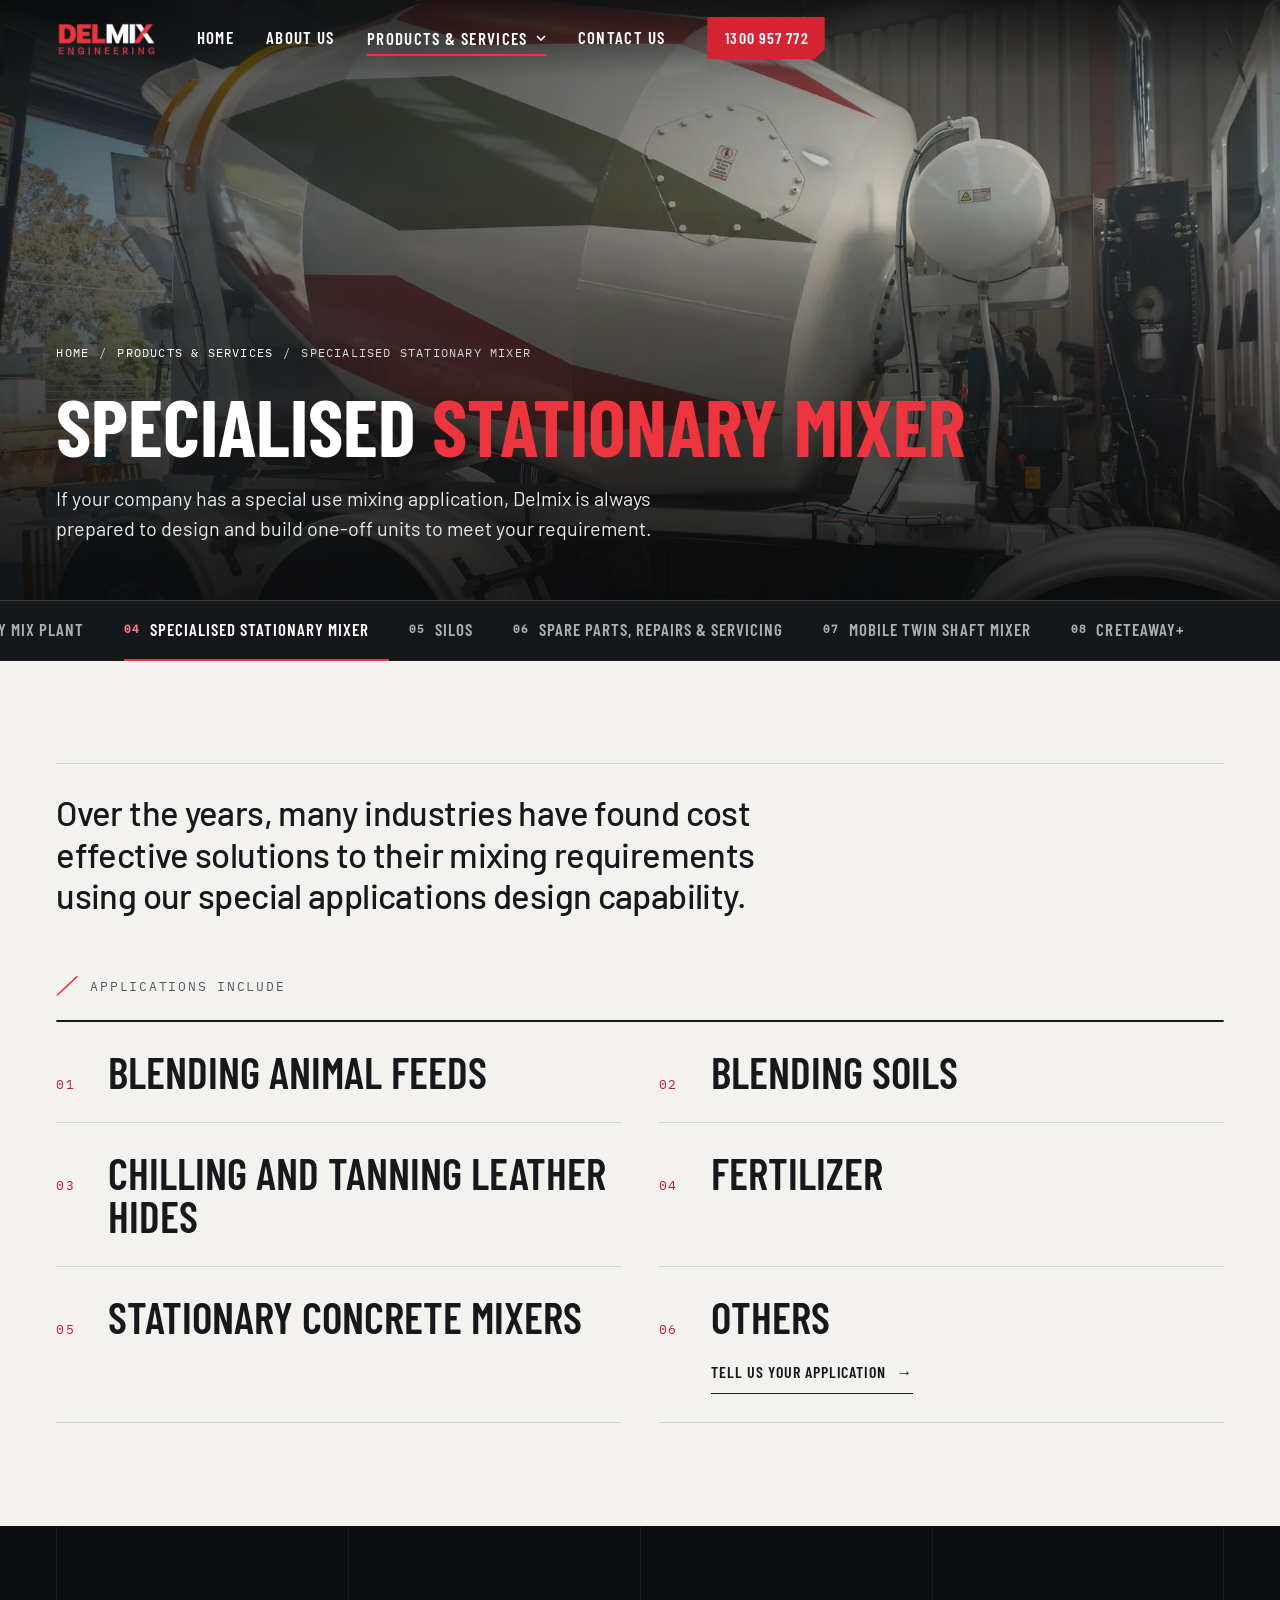
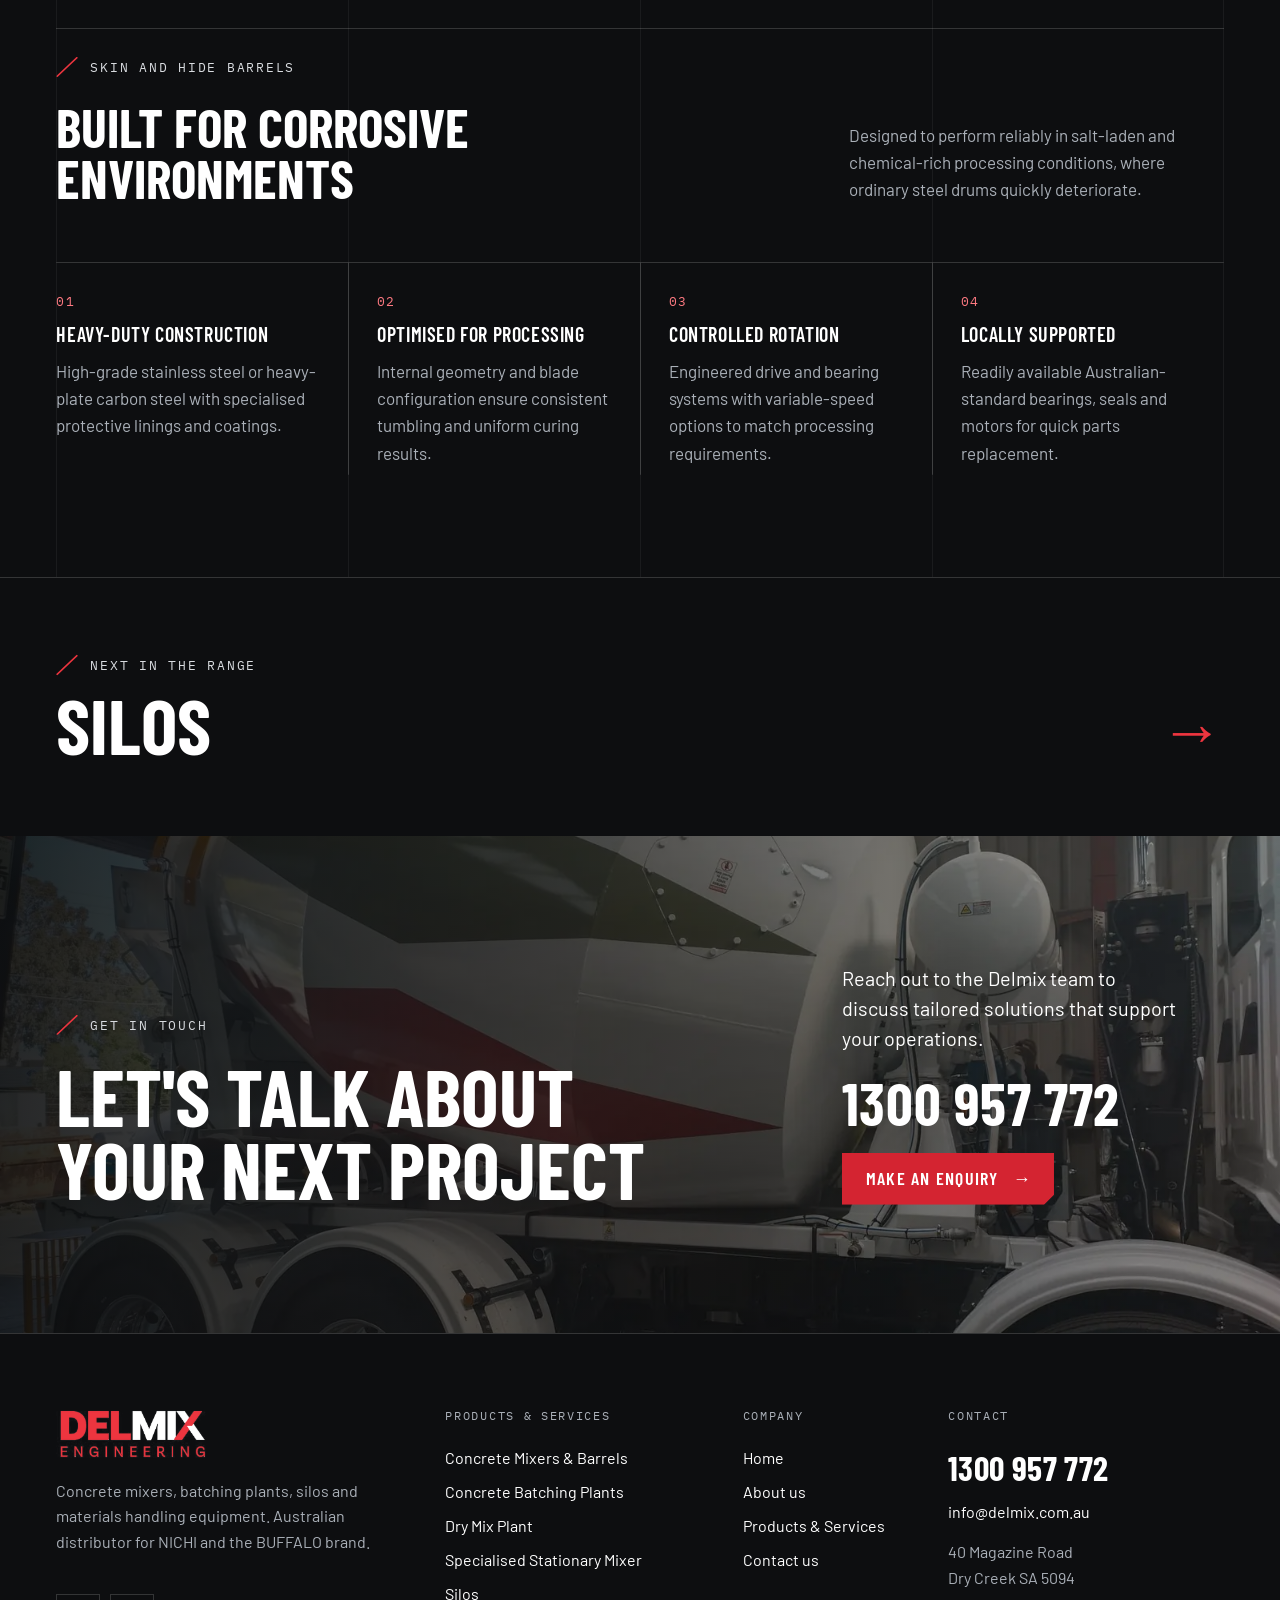
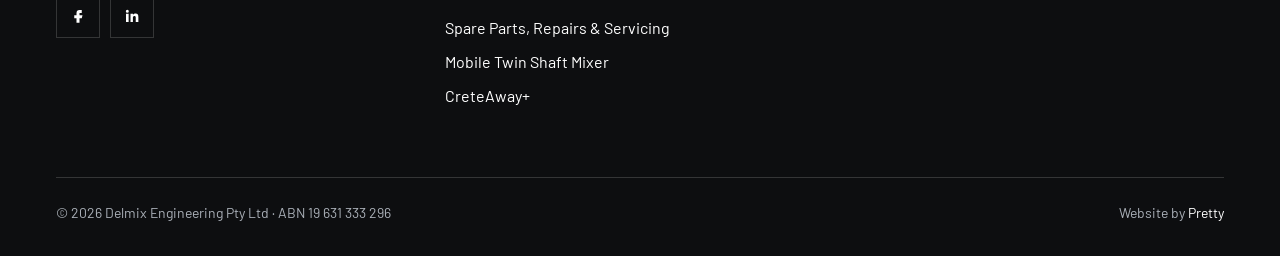
<file: products-and-services/specialised-stationary-mixer/index.html>
<!doctype html>
<html lang="en-AU" class="no-js">
<head>
<meta charset="utf-8">
<meta name="viewport" content="width=device-width, initial-scale=1">
<title>Specialised Stationary Mixer | Delmix Engineering</title>
<meta name="description" content="If your company has a special use mixing application, Delmix is always prepared to design and build one-off units to meet your requirement.">
<link rel="canonical" href="https://delmix.com.au/products-and-services/specialised-stationary-mixer/">
<meta name="theme-color" content="#0d0e10">
<meta property="og:type" content="website">
<meta property="og:site_name" content="Delmix Engineering">
<meta property="og:title" content="Specialised Stationary Mixer | Delmix Engineering">
<meta property="og:description" content="If your company has a special use mixing application, Delmix is always prepared to design and build one-off units to meet your requirement.">
<meta property="og:url" content="https://delmix.com.au/products-and-services/specialised-stationary-mixer/">
<meta property="og:image" content="https://delmix.com.au/assets/img/og-image.jpg">
<meta property="og:image:width" content="1200">
<meta property="og:image:height" content="630">
<meta property="og:locale" content="en_AU">
<meta name="twitter:card" content="summary_large_image">
<link rel="icon" href="../../favicon.ico" sizes="32x32">
<link rel="icon" href="../../assets/img/favicon.svg" type="image/svg+xml">
<link rel="apple-touch-icon" href="../../assets/img/apple-touch-icon.png">
<link rel="preload" href="../../assets/fonts/barlow-condensed-latin-700-normal.woff2" as="font" type="font/woff2" crossorigin>
<link rel="preload" href="../../assets/fonts/barlow-latin-400-normal.woff2" as="font" type="font/woff2" crossorigin>
<link rel="stylesheet" href="../../assets/css/site.css">
<!-- Google Tag Manager -->
<script>(function(w,d,s,l,i){w[l]=w[l]||[];w[l].push({'gtm.start':new Date().getTime(),event:'gtm.js'});var f=d.getElementsByTagName(s)[0],j=d.createElement(s),dl=l!='dataLayer'?'&l='+l:'';j.async=true;j.src='https://www.googletagmanager.com/gtm.js?id='+i+dl;f.parentNode.insertBefore(j,f);})(window,document,'script','dataLayer','GTM-TG7H7WQ');</script>
<!-- End Google Tag Manager -->
<script src="../../assets/js/site.js" defer></script>
<script type="application/ld+json">{"@context": "https://schema.org", "@type": "BreadcrumbList", "itemListElement": [{"@type": "ListItem", "position": 1, "name": "Home", "item": "https://delmix.com.au/"}, {"@type": "ListItem", "position": 2, "name": "Products & services", "item": "https://delmix.com.au/products-and-services/"}, {"@type": "ListItem", "position": 3, "name": "Specialised stationary mixer", "item": "https://delmix.com.au/products-and-services/specialised-stationary-mixer/"}]}</script>
</head>
<body>
<noscript><iframe src="https://www.googletagmanager.com/ns.html?id=GTM-TG7H7WQ" height="0" width="0" style="display:none;visibility:hidden" title="Google Tag Manager"></iframe></noscript>
<div class="page">
<a class="skip" href="#main">Skip to content</a>
<header class="hdr sub-open">
<div class="hdr-in">
<a class="logo" href="../../" aria-label="Delmix Engineering home"><img src="../../assets/img/logo-on-dark-sm.png" srcset="../../assets/img/logo-on-dark-sm.png 1x, ../../assets/img/logo-on-dark.png 2x" alt="Delmix Engineering" width="110" height="38"></a>
<nav aria-label="Main"><ul class="nav">
<li><a href="../../">Home</a></li>
<li><a href="../../about-us/">About us</a></li>
<li><button type="button" class="on" aria-expanded="false" aria-controls="mega">Products &amp; Services <svg class="chev" viewBox="0 0 10 10" fill="none" stroke="currentColor" stroke-width="1.6" aria-hidden="true"><path d="M1 3l4 4 4-4"></path></svg></button>
<div class="mega" id="mega">
<div class="mega-in">
<ul class="mega-list">
<li><a href="../../products-and-services/concrete-mixers-and-barrels/"><span class="mono">01</span><b>Concrete Mixers &amp; Barrels</b><small>BUFFALO mixers and replacement barrels, 2.6 to 12 m³</small></a></li>
<li><a href="../../products-and-services/concrete-batching-plant/"><span class="mono">02</span><b>Concrete Batching Plants</b><small>Dry, wet and mobile plants for ready mix and precast</small></a></li>
<li><a href="../../products-and-services/dry-mix-plant/"><span class="mono">03</span><b>Dry Mix Plant</b><small>Mortar and powder plants, designed to requirement</small></a></li>
<li><a href="../../products-and-services/specialised-stationary-mixer/"><span class="mono">04</span><b>Specialised Stationary Mixer</b><small>One-off units for special mixing applications</small></a></li>
<li><a href="../../products-and-services/silos/"><span class="mono">05</span><b>Silos</b><small>Mobile, skid and customised horizontal silos</small></a></li>
<li><a href="../../products-and-services/spare-parts/"><span class="mono">06</span><b>Spare Parts, Repairs &amp; Servicing</b><small>Parts and service partners across Australia</small></a></li>
<li><a href="../../products-and-services/mobile-mixers/"><span class="mono">07</span><b>Mobile Twin Shaft Mixer</b><small>Mobile wet mix: BMTS-2000, 3000 and 4000</small></a></li>
<li><a href="../../products-and-services/creteaway-plus/"><span class="mono">08</span><b>CreteAway+ <span class="tag-new">New</span></b><small>Premium concrete removal system</small></a></li>
</ul>
<a class="mega-feat" href="../../products-and-services/concrete-batching-plant/"><img src="../../assets/img/mbp-rear34-1600.webp" srcset="../../assets/img/mbp-rear34-480.webp 480w, ../../assets/img/mbp-rear34-800.webp 800w, ../../assets/img/mbp-rear34-1200.webp 1200w, ../../assets/img/mbp-rear34-1600.webp 1600w, ../../assets/img/mbp-rear34-2000.webp 2000w" sizes="380px" width="2000" height="1333" alt="" loading="lazy" decoding="async"><span>Mobile batch plants.<br>Producing in hours.</span></a>
</div>
</div>
</li>
<li><a href="../../contact-us/">Contact us</a></li>
</ul></nav>
<a class="btn hdr-call" href="tel:1300957772" aria-label="Call Delmix on 1300 957 772">1300 957 772</a>
<button type="button" class="burger" aria-label="Open menu" aria-expanded="false" aria-controls="mnav"><i></i><i></i><i></i></button>
<div class="hdr-bar" aria-hidden="true"></div>
</div>
<nav class="mnav" id="mnav" aria-label="Main menu">
<a href="../../">Home</a>
<a href="../../about-us/">About us</a>
<button type="button" aria-expanded="true" aria-controls="msub">Products &amp; Services <svg class="chev" viewBox="0 0 10 10" fill="none" stroke="currentColor" stroke-width="1.4" aria-hidden="true"><path d="M1 3l4 4 4-4"></path></svg></button>
<div class="msub" id="msub"><ul>
<li><a href="../../products-and-services/concrete-mixers-and-barrels/"><span class="mono">01</span>Concrete Mixers &amp; Barrels</a></li>
<li><a href="../../products-and-services/concrete-batching-plant/"><span class="mono">02</span>Concrete Batching Plants</a></li>
<li><a href="../../products-and-services/dry-mix-plant/"><span class="mono">03</span>Dry Mix Plant</a></li>
<li><a href="../../products-and-services/specialised-stationary-mixer/"><span class="mono">04</span>Specialised Stationary Mixer</a></li>
<li><a href="../../products-and-services/silos/"><span class="mono">05</span>Silos</a></li>
<li><a href="../../products-and-services/spare-parts/"><span class="mono">06</span>Spare Parts, Repairs &amp; Servicing</a></li>
<li><a href="../../products-and-services/mobile-mixers/"><span class="mono">07</span>Mobile Twin Shaft Mixer</a></li>
<li><a href="../../products-and-services/creteaway-plus/"><span class="mono">08</span>CreteAway+ <span class="tag-new">New</span></a></li>
</ul></div>
<a href="../../contact-us/">Contact us</a>
<div class="mnav-foot">
<a class="tel" href="tel:1300957772">1300 957 772</a>
<a class="btn" href="../../contact-us/#enquiry">Make an enquiry <span class="ar" aria-hidden="true">&rarr;</span></a>
</div>
</nav>
</header>

<main id="main">
<section class="phead">
<img class="bgi" src="../../assets/img/mixer-7-5m-1600.webp" srcset="../../assets/img/mixer-7-5m-480.webp 480w, ../../assets/img/mixer-7-5m-800.webp 800w, ../../assets/img/mixer-7-5m-1200.webp 1200w, ../../assets/img/mixer-7-5m-1600.webp 1600w, ../../assets/img/mixer-7-5m-2000.webp 2000w" sizes="100vw" width="2000" height="1500" alt="" style="object-position: 50% 30%" loading="lazy" decoding="async">
<div class="shade"></div>
<div class="wrap phead-in">
<nav class="crumbs" aria-label="Breadcrumb"><a href="../../">Home</a><span aria-hidden="true">/</span><a href="../../products-and-services/">Products &amp; services</a><span aria-hidden="true">/</span><span aria-current="page">Specialised stationary mixer</span></nav>
<h1 class="h1" data-rv>Specialised <span class="red">stationary mixer</span></h1>
<p class="lead" data-rv data-d="1">If your company has a special use mixing application, Delmix is always prepared to design and build one-off units to meet your requirement.</p>
</div>
</section>
<nav class="pnav" aria-label="Products and services"><div class="wrap"><ul><li><a href="../../products-and-services/concrete-mixers-and-barrels/" class=""><span class="mono">01</span>Concrete Mixers &amp; Barrels</a></li><li><a href="../../products-and-services/concrete-batching-plant/" class=""><span class="mono">02</span>Concrete Batching Plants</a></li><li><a href="../../products-and-services/dry-mix-plant/" class=""><span class="mono">03</span>Dry Mix Plant</a></li><li><a href="../../products-and-services/specialised-stationary-mixer/" class="on" aria-current="page"><span class="mono">04</span>Specialised Stationary Mixer</a></li><li><a href="../../products-and-services/silos/" class=""><span class="mono">05</span>Silos</a></li><li><a href="../../products-and-services/spare-parts/" class=""><span class="mono">06</span>Spare Parts, Repairs &amp; Servicing</a></li><li><a href="../../products-and-services/mobile-mixers/" class=""><span class="mono">07</span>Mobile Twin Shaft Mixer</a></li><li><a href="../../products-and-services/creteaway-plus/" class=""><span class="mono">08</span>CreteAway+</a></li></ul></div></nav>

<section class="sec paper" aria-labelledby="h-s1">
<div class="wrap">
<div class="sechead">
<h2 class="statement c8" id="h-s1" data-rv>Over the years, many industries have found cost effective solutions to their mixing requirements using our special applications design capability.</h2>
</div>
<p class="eyebrow" data-rv style="margin-bottom: 24px">Applications include</p>
<ol class="apps" data-rv>
<li><span class="num">01</span><b>Blending animal feeds</b></li>
<li><span class="num">02</span><b>Blending soils</b></li>
<li><span class="num">03</span><b>Chilling and tanning leather hides</b></li>
<li><span class="num">04</span><b>Fertilizer</b></li>
<li><span class="num">05</span><b>Stationary concrete mixers</b></li>
<li><span class="num">06</span><b>Others</b><a class="tlink" href="../../contact-us/#enquiry" style="font-size: 16px">Tell us your application <span aria-hidden="true">&rarr;</span></a></li>
</ol>
</div>
</section>

<section class="sec dark" aria-labelledby="h-s2">
<div class="wrap">
<div class="sechead"><div class="c7 stack g24"><p class="eyebrow" data-rv>Skin and hide barrels</p><h2 class="h2" id="h-s2" data-rv>Built for corrosive environments</h2></div>
<p class="c4 muted" data-rv style="grid-column-start: 9">Designed to perform reliably in salt-laden and chemical-rich processing conditions, where ordinary steel drums quickly deteriorate.</p></div>
<div class="cols4" data-rv>
<div><span class="num">01</span><h3 class="h4">Heavy-duty construction</h3><p class="muted">High-grade stainless steel or heavy-plate carbon steel with specialised protective linings and coatings.</p></div>
<div><span class="num">02</span><h3 class="h4">Optimised for processing</h3><p class="muted">Internal geometry and blade configuration ensure consistent tumbling and uniform curing results.</p></div>
<div><span class="num">03</span><h3 class="h4">Controlled rotation</h3><p class="muted">Engineered drive and bearing systems with variable-speed options to match processing requirements.</p></div>
<div><span class="num">04</span><h3 class="h4">Locally supported</h3><p class="muted">Readily available Australian-standard bearings, seals and motors for quick parts replacement.</p></div>
</div>
</div>
</section>
<section class="nextp dark"><div class="wrap"><a href="../../products-and-services/silos/" class="nextp-a"><span class="eyebrow">Next in the range</span><span class="nextp-t">Silos</span><span class="nextp-ar" aria-hidden="true">&rarr;</span></a></div></section>
<section class="cta" aria-labelledby="h-cta">
<img class="bgi" src="../../assets/img/mixer-7-5m-1600.webp" srcset="../../assets/img/mixer-7-5m-480.webp 480w, ../../assets/img/mixer-7-5m-800.webp 800w, ../../assets/img/mixer-7-5m-1200.webp 1200w, ../../assets/img/mixer-7-5m-1600.webp 1600w, ../../assets/img/mixer-7-5m-2000.webp 2000w" sizes="100vw" width="2000" height="1500" alt="" loading="lazy" decoding="async">
<div class="shade"></div>
<div class="wrap cta-in">
<div class="stack g24"><p class="eyebrow" data-rv>Get in touch</p><h2 class="h1" id="h-cta" data-rv>Let's talk about your next project</h2></div>
<div class="cta-side" data-rv data-d="1">
<p class="lead">Reach out to the Delmix team to discuss tailored solutions that support your operations.</p>
<a class="tel" href="tel:1300957772">1300 957 772</a>
<a class="btn" href="../../contact-us/#enquiry">Make an enquiry <span class="ar" aria-hidden="true">&rarr;</span></a>
</div>
</div>
</section>

</main>
<footer class="ftr">
<div class="ftr-in">
<div class="ftr-top">
<div style="display: flex; flex-direction: column; gap: 20px; max-width: 360px">
<a class="ftr-logo" href="../../" aria-label="Delmix Engineering home"><img src="../../assets/img/logo-on-dark-sm.png" srcset="../../assets/img/logo-on-dark-sm.png 1x, ../../assets/img/logo-on-dark.png 2x" alt="Delmix Engineering" width="150" height="52" loading="lazy"></a>
<p style="color: #aab0b8">Concrete mixers, batching plants, silos and materials handling equipment. Australian distributor for NICHI and the BUFFALO brand.</p>
<div class="soc">
<a href="https://www.facebook.com/Delmixengineering/" aria-label="Delmix Engineering on Facebook"><svg viewBox="0 0 24 24" fill="currentColor" aria-hidden="true"><path d="M14 8h3V4h-3a4 4 0 00-4 4v3H7v4h3v6h4v-6h3l1-4h-4V8z"></path></svg></a>
<a href="https://www.linkedin.com/company/delmix-engineering" aria-label="Delmix Engineering on LinkedIn"><svg viewBox="0 0 24 24" fill="currentColor" aria-hidden="true"><path d="M4 9h3.500v11H4zM5.750 3.500a2 2 0 110 4 2 2 0 010-4zM10 9h3.300v1.500c.600-1 1.800-1.800 3.500-1.800 3 0 3.700 2 3.700 4.700V20H17v-5.800c0-1.400-.500-2.300-1.800-2.300-1.400 0-2 1-2 2.400V20H10z"></path></svg></a>
</div>
</div>
<nav aria-label="Products and services">
<h2>Products &amp; services</h2>
<ul>
<li><a href="../../products-and-services/concrete-mixers-and-barrels/">Concrete Mixers &amp; Barrels</a></li>
<li><a href="../../products-and-services/concrete-batching-plant/">Concrete Batching Plants</a></li>
<li><a href="../../products-and-services/dry-mix-plant/">Dry Mix Plant</a></li>
<li><a href="../../products-and-services/specialised-stationary-mixer/">Specialised Stationary Mixer</a></li>
<li><a href="../../products-and-services/silos/">Silos</a></li>
<li><a href="../../products-and-services/spare-parts/">Spare Parts, Repairs &amp; Servicing</a></li>
<li><a href="../../products-and-services/mobile-mixers/">Mobile Twin Shaft Mixer</a></li>
<li><a href="../../products-and-services/creteaway-plus/">CreteAway+</a></li>
</ul>
</nav>
<nav aria-label="Company">
<h2>Company</h2>
<ul>
<li><a href="../../">Home</a></li>
<li><a href="../../about-us/">About us</a></li>
<li><a href="../../products-and-services/">Products &amp; Services</a></li>
<li><a href="../../contact-us/">Contact us</a></li>
</ul>
</nav>
<div>
<h2>Contact</h2>
<ul>
<li><a href="tel:1300957772" style="font-family: var(--disp); font-weight: 700; font-size: 34px; letter-spacing: .01em; min-height: 48px">1300 957 772</a></li>
<li><a href="mailto:info@delmix.com.au">info@delmix.com.au</a></li>
<li style="color: #aab0b8; margin-top: 10px">40 Magazine Road<br>Dry Creek SA 5094</li>
</ul>
</div>
</div>
<div class="ftr-bot">
<span>&copy; <span data-year>2026</span> Delmix Engineering Pty Ltd &middot; ABN 19 631 333 296</span>
<span>Website by <a href="https://pretty.com.au">Pretty</a></span>
</div>
</div>
</footer>

</div>
</body>
</html>
</file>
<file: assets/css/site.css>
/* Delmix Engineering - shared site styles
   Type: Barlow Condensed (display), Barlow (text), IBM Plex Mono (spec labels)
   Colour: graphite, concrete, Delmix red */
:root{
  --ink:#0d0e10;--ink2:#15171a;--ink3:#1d2024;
  --paper:#f3f2ef;--paper2:#e8e6e1;--white:#fff;
  --text:#16181b;--mute:#565b62;--mute-d:#aab0b8;
  --red:#ed353f;--red-btn:#d42431;--red-deep:#b51b27;--red-ink:#c21d29;
  --line:rgba(13,14,16,.14);--line-d:rgba(255,255,255,.16);
  --disp:"Barlow Condensed","Arial Narrow",Arial,sans-serif;
  --body:"Barlow","Helvetica Neue",Arial,sans-serif;
  --mono:"IBM Plex Mono",ui-monospace,Menlo,monospace;
  --hdr:76px;--gap:clamp(16px,1.7vw,24px);--ease:cubic-bezier(.2,.7,.2,1);
}
.page{font-family:var(--body);color:var(--text);background:var(--paper);font-size:17px;line-height:1.6;-webkit-font-smoothing:antialiased;overflow-x:clip}
.page *,.hdr *,.ftr *{box-sizing:border-box}
.page img,.page video{display:block;max-width:100%}
.page h1,.page h2,.page h3,.page h4,.page p,.page ul,.page ol,.page dl,.page dd,.page figure{margin:0}
.page ul,.page ol{padding:0;list-style:none}
.page a{text-decoration:none}
.page :focus-visible,.hdr :focus-visible,.ftr :focus-visible{outline:2px solid var(--red);outline-offset:3px}
.skip{position:absolute;left:16px;top:-60px;z-index:200;background:#fff;color:#000;padding:10px 16px;font-weight:600}
.skip:focus{top:12px}
.wrap{max-width:1376px;margin:0 auto;padding:0 clamp(20px,4.4vw,64px)}
.sec{padding:clamp(64px,8vw,116px) 0}
.sec--tight{padding:clamp(56px,6vw,88px) 0}
.dark{background:var(--ink);color:#fff}
.dark2{background:var(--ink2);color:#fff}
.paper2{background:var(--paper2)}
.white{background:#fff}

/* type */
.display{font-family:var(--disp);font-weight:700;text-transform:uppercase;font-size:clamp(48px,8.2vw,132px);line-height:.88;letter-spacing:-.008em;text-wrap:balance}
.h1{font-family:var(--disp);font-weight:700;text-transform:uppercase;font-size:clamp(44px,6.2vw,96px);line-height:.92;text-wrap:balance}
.h2{font-family:var(--disp);font-weight:700;text-transform:uppercase;font-size:clamp(34px,4.2vw,62px);line-height:.95;text-wrap:balance}
.h3{font-family:var(--disp);font-weight:600;text-transform:uppercase;font-size:clamp(24px,2.2vw,32px);line-height:1.05;letter-spacing:.01em}
.h4{font-family:var(--disp);font-weight:600;text-transform:uppercase;font-size:20px;line-height:1.15;letter-spacing:.03em}
.red{color:var(--red)}
.paper .red,.white .red,.paper2 .red{color:var(--red-ink)}
.lead{font-size:clamp(18px,1.55vw,22px);line-height:1.5;text-wrap:pretty}
.statement{font-family:var(--body);font-weight:500;font-size:clamp(24px,2.7vw,40px);line-height:1.2;letter-spacing:-.018em;text-wrap:pretty}
.muted{color:var(--mute)}
.dark .muted,.dark2 .muted{color:var(--mute-d)}
.mono{font-family:var(--mono);font-size:12px;letter-spacing:.08em;text-transform:uppercase}
.eyebrow{font-family:var(--mono);font-size:12.5px;letter-spacing:.14em;text-transform:uppercase;display:flex;align-items:center;gap:12px;color:var(--mute)}
.eyebrow::before{content:"";width:22px;height:2px;background:var(--red);transform:skewX(-28deg) rotate(-62deg);flex:none}
.dark .eyebrow,.dark2 .eyebrow,.hero .eyebrow,.phead .eyebrow,.band .eyebrow,.cta .eyebrow{color:#d9dce0}
.prose{display:flex;flex-direction:column;gap:16px;max-width:58ch}
.stack{display:flex;flex-direction:column}
.g8{gap:8px}.g16{gap:16px}.g24{gap:24px}.g32{gap:32px}.g48{gap:48px}.g64{gap:clamp(40px,5vw,64px)}

/* buttons */
.btn{display:inline-flex;align-items:center;gap:14px;min-height:52px;padding:0 22px 0 24px;font-family:var(--disp);font-weight:600;font-size:18px;letter-spacing:.07em;text-transform:uppercase;border:0;cursor:pointer;background:var(--red-btn);color:#fff!important;transition:background .25s,transform .25s var(--ease);clip-path:polygon(0 0,100% 0,100% calc(100% - 10px),calc(100% - 10px) 100%,0 100%)}
.btn:active{transform:translateY(1px)}
.btn:hover{background:var(--red-deep)}
.btn .ar{transition:transform .3s var(--ease)}
.btn:hover .ar{transform:translateX(5px)}
.btn--ghost{background:rgba(255,255,255,.04);box-shadow:inset 0 0 0 1px rgba(255,255,255,.42);clip-path:none;color:inherit!important;backdrop-filter:blur(6px)}
.paper .btn--ghost,.white .btn--ghost,.paper2 .btn--ghost{background:transparent;box-shadow:inset 0 0 0 1px rgba(13,14,16,.4)}
.btn--ghost:hover{background:#fff;color:var(--ink)!important;box-shadow:inset 0 0 0 1px #fff}
.paper .btn--ghost:hover,.white .btn--ghost:hover,.paper2 .btn--ghost:hover{background:var(--ink);color:#fff!important;box-shadow:inset 0 0 0 1px var(--ink)}
.btns{display:flex;flex-wrap:wrap;gap:14px}
.tlink{display:inline-flex;align-items:center;gap:10px;font-family:var(--disp);font-weight:600;font-size:19px;letter-spacing:.06em;text-transform:uppercase;padding:10px 0;background-image:linear-gradient(currentColor,currentColor);background-size:100% 1.5px;background-position:0 100%;background-repeat:no-repeat;transition:background-size .35s var(--ease),gap .3s var(--ease)}
.tlink:hover{background-size:0 1.5px;background-position:100% 100%;gap:16px}

/* header */
.hdr{position:fixed;inset:0 0 auto 0;z-index:100;font-family:var(--body);color:#fff;transition:background .35s,box-shadow .35s}
.hdr::before{content:"";position:absolute;inset:0;background:linear-gradient(rgba(8,9,10,.62),rgba(8,9,10,0));pointer-events:none;transition:opacity .35s}
.hdr.solid,.hdr.mega-open,.hdr.menu-open{background:rgba(13,14,16,.86);-webkit-backdrop-filter:saturate(1.4) blur(18px);backdrop-filter:saturate(1.4) blur(18px);box-shadow:0 1px 0 var(--line-d)}
.hdr.mega-open,.hdr.menu-open{background:rgba(13,14,16,.98)}
.hdr.solid::before,.hdr.mega-open::before,.hdr.menu-open::before{opacity:0}
.hdr-in{position:relative;height:var(--hdr);display:flex;align-items:center;gap:28px;max-width:1376px;margin:0 auto;padding:0 clamp(20px,4.4vw,64px)}
.hdr-bar{position:absolute;left:0;bottom:-2px;height:2px;width:100%;background:var(--red);transform-origin:0 50%;transform:scaleX(0)}
.logo{display:flex;align-items:center;flex:none;min-height:44px}
.logo img{height:34px;width:auto}
.nav{display:flex;align-items:center;gap:4px;margin-left:auto;list-style:none;padding:0;margin-top:0;margin-bottom:0}
.nav > li > a,.nav > li > button{font-family:var(--disp);font-weight:600;font-size:17px;letter-spacing:.08em;text-transform:uppercase;color:#fff;background:none;border:0;cursor:pointer;padding:0 14px;height:var(--hdr);display:flex;align-items:center;gap:8px;text-decoration:none;position:relative}
.nav > li > a::after,.nav > li > button::after{content:"";position:absolute;left:14px;right:14px;bottom:20px;height:2px;background:var(--red);transform:scaleX(0);transform-origin:0 50%;transition:transform .3s var(--ease)}
.nav > li > a:hover::after,.nav > li > button:hover::after,.nav > li > .on::after,.mega-open .nav > li > button::after{transform:scaleX(1)}
.nav .chev{width:10px;height:10px;transition:transform .3s}
.mega-open .nav .chev{transform:rotate(180deg)}
.hdr-tel{font-family:var(--mono);font-size:13px;letter-spacing:.06em;color:#fff;text-decoration:none;white-space:nowrap;display:flex;align-items:center;min-height:44px}
.hdr-tel:hover{color:var(--red)}
.hdr .btn{min-height:42px;font-size:16px;padding:0 16px 0 18px}
.mega{position:absolute;left:0;right:0;top:var(--hdr);background:var(--ink);border-top:1px solid var(--line-d);opacity:0;visibility:hidden;transform:translateY(-8px);transition:opacity .25s,transform .3s var(--ease),visibility .25s}
.mega-open .mega{opacity:1;visibility:visible;transform:none}
.mega{box-shadow:0 0 0 1px var(--line-d),0 30px 70px rgba(0,0,0,.5)}
.mega-in{max-width:1376px;margin:0 auto;padding:28px clamp(20px,4.4vw,64px) 40px;display:grid;grid-template-columns:minmax(0,8fr) minmax(0,4fr);gap:var(--gap);align-items:stretch}
.mega-list{display:grid;grid-template-columns:repeat(2,minmax(0,1fr));column-gap:var(--gap);align-content:start;list-style:none;padding:0;margin:0}
.mega-list a{display:grid;grid-template-columns:34px 1fr;align-items:baseline;padding:14px 12px 14px 0;border-top:1px solid var(--line-d);height:100%;color:#fff;text-decoration:none;transition:padding .3s var(--ease),color .2s}
.mega-list a:hover{padding-left:10px;color:var(--red)}
.mega-list .mono{color:var(--mute-d)}
.mega-list b{font-family:var(--disp);font-weight:600;font-size:21px;letter-spacing:.03em;text-transform:uppercase;line-height:1.1;display:block}
.mega-list small{display:block;font-size:14px;color:var(--mute-d);margin-top:3px;grid-column:2}
.mega-feat{position:relative;min-height:280px;display:flex;align-items:flex-end;padding:24px;color:#fff;text-decoration:none;overflow:hidden;background:var(--ink3)}
.mega-feat img{position:absolute;inset:0;width:100%;height:100%;object-fit:cover;opacity:.7;transition:transform .8s var(--ease)}
.mega-feat:hover img{transform:scale(1.05)}
.mega-feat span{position:relative;font-family:var(--disp);font-weight:600;font-size:24px;text-transform:uppercase;letter-spacing:.03em;line-height:1.1;text-shadow:0 1px 20px rgba(0,0,0,.6)}
.burger{display:none;margin-left:auto;width:48px;height:48px;background:none;border:0;cursor:pointer;position:relative;color:#fff}
.burger i{position:absolute;left:10px;right:10px;height:2px;background:currentColor;transition:transform .35s var(--ease),top .35s var(--ease),opacity .2s}
.burger i:nth-child(1){top:17px}.burger i:nth-child(2){top:23px}.burger i:nth-child(3){top:29px}
.menu-open .burger i:nth-child(1){top:23px;transform:rotate(45deg)}
.menu-open .burger i:nth-child(2){opacity:0}
.menu-open .burger i:nth-child(3){top:23px;transform:rotate(-45deg)}
.mnav{display:none}

/* hero */
.hero{position:relative;min-height:840px;display:flex;flex-direction:column;justify-content:flex-end;color:#fff;background:var(--ink);overflow:hidden}
.bgv,.bgi{position:absolute;inset:0;width:100%;height:100%;object-fit:cover}
.shade{position:absolute;inset:0;background:linear-gradient(180deg,rgba(8,9,10,.5) 0%,rgba(8,9,10,.12) 34%,rgba(8,9,10,.86) 100%),linear-gradient(90deg,rgba(8,9,10,.55),rgba(8,9,10,0) 68%)}
.hero-in{position:relative;padding-top:calc(var(--hdr) + 80px)}
.hero-copy{display:flex;flex-direction:column;gap:28px;max-width:1180px}
.hero-copy .lead{max-width:56ch;color:#e8eaed}
.facts{position:relative;margin-top:72px;border-top:1px solid var(--line-d);display:grid;grid-template-columns:repeat(4,minmax(0,1fr))}
.fact{padding:22px 24px 28px 0;display:flex;flex-direction:column;gap:4px}
.fact + .fact{padding-left:24px;border-left:1px solid var(--line-d)}
.fact b{font-family:var(--disp);font-weight:600;font-size:clamp(30px,3vw,44px);line-height:1;letter-spacing:.01em}
.fact b small{font-size:.5em;font-weight:500;margin-left:4px;letter-spacing:.04em}
.fact span{font-size:14.5px;color:#d5d8dc}

/* page head (internal) */
.phead{position:relative;min-height:600px;display:flex;flex-direction:column;justify-content:flex-end;color:#fff;background:var(--ink);overflow:hidden}
.phead--short{min-height:460px}
.phead-in{position:relative;padding-top:calc(var(--hdr) + 72px);padding-bottom:56px;display:flex;flex-direction:column;gap:22px}
.phead .lead{max-width:58ch;color:#e8eaed}
.crumbs{display:flex;flex-wrap:wrap;gap:10px;font-family:var(--mono);font-size:12px;letter-spacing:.1em;text-transform:uppercase;color:#d5d8dc}
.crumbs a{color:#fff;min-height:24px}
.crumbs a:hover{color:var(--red)}
.pnav{background:var(--ink2);color:#fff;border-top:1px solid var(--line-d);position:relative;z-index:2}
.pnav ul{display:flex;overflow-x:auto;scrollbar-width:none;margin:0 calc(clamp(20px,4.4vw,64px) * -1);padding:0 clamp(20px,4.4vw,64px)}
.pnav ul::-webkit-scrollbar{display:none}
.pnav a{display:flex;align-items:center;gap:10px;white-space:nowrap;height:60px;padding:0 20px 0 0;margin-right:20px;font-family:var(--disp);font-weight:600;font-size:17px;letter-spacing:.06em;text-transform:uppercase;color:var(--mute-d);border-bottom:2px solid transparent;transition:color .2s,border-color .2s}
.pnav a .mono{font-size:11px;color:var(--mute-d)}
.pnav a:hover{color:#fff}
.pnav a.on{color:#fff;border-color:var(--red)}
.pnav a.on .mono{color:var(--red)}

.hero > .wrap,.phead > .wrap,.band > .wrap{width:100%}
/* figures */
.fig{position:relative;overflow:hidden;background:var(--ink3)}
.fig img{width:100%;height:100%;object-fit:cover;transition:transform 1.4s var(--ease)}
.fig:hover img{transform:scale(1.045)}
.fig figcaption{position:absolute;left:12px;bottom:12px;background:rgba(13,14,16,.74);-webkit-backdrop-filter:blur(10px);backdrop-filter:blur(10px);color:#fff;font-family:var(--mono);font-size:11px;line-height:1.5;letter-spacing:.08em;text-transform:uppercase;padding:7px 11px;max-width:calc(100% - 24px)}
.page{counter-reset:fig}
.fig figcaption::before{counter-increment:fig;content:"Fig. " counter(fig,decimal-leading-zero);color:#ff7a82;margin-right:10px}
.fig::after{content:"";position:absolute;inset:0;box-shadow:inset 0 0 0 1px rgba(13,14,16,.1);pointer-events:none}
.dark .fig::after,.dark2 .fig::after{box-shadow:inset 0 0 0 1px rgba(255,255,255,.1)}
.r32{aspect-ratio:3/2}.r43{aspect-ratio:4/3}.r169{aspect-ratio:16/9}.r45{aspect-ratio:4/5}.r11{aspect-ratio:1}.r219{aspect-ratio:21/9}

/* layouts */
.split{display:grid;grid-template-columns:repeat(12,minmax(0,1fr));column-gap:var(--gap);row-gap:40px;align-items:center}
.split--top{align-items:start}
.c5{grid-column-end:span 5}.c6{grid-column-end:span 6}.c7{grid-column-end:span 7}.c4{grid-column-end:span 4}.c8{grid-column-end:span 8}.c3{grid-column-end:span 3}.c9{grid-column-end:span 9}.c12{grid-column-end:span 12}
.s2{grid-column-start:2}.s7{grid-column-start:7}.s8{grid-column-start:8}.s9{grid-column-start:9}
.sechead{display:grid;grid-template-columns:repeat(12,minmax(0,1fr));column-gap:var(--gap);row-gap:20px;align-items:end;margin-bottom:clamp(40px,4.6vw,64px);padding-top:28px;border-top:1px solid var(--line)}
.dark .sechead,.dark2 .sechead{border-top-color:var(--line-d)}
.duo{position:relative;padding-bottom:12%}
.duo .fig:nth-child(2){position:absolute;right:-4%;bottom:0;width:44%;box-shadow:0 0 0 10px var(--paper)}
.white .duo .fig:nth-child(2){box-shadow:0 0 0 10px #fff}
.duo .fig:first-child{width:84%}

/* lists */
.ticks{display:grid;gap:0}
.ticks li{position:relative;padding:13px 0 13px 34px;border-top:1px solid var(--line)}
.ticks li:last-child{border-bottom:1px solid var(--line)}
.dark .ticks li,.dark2 .ticks li{border-color:var(--line-d)}
.ticks li::before{content:"";position:absolute;left:6px;top:24px;width:16px;height:2px;background:var(--red);transform:rotate(-58deg)}
.ticks--2{grid-template-columns:repeat(2,minmax(0,1fr));column-gap:40px}
.ticks--2 li:nth-last-child(2){border-bottom:1px solid var(--line)}
.dark .ticks--2 li:nth-last-child(2){border-bottom-color:var(--line-d)}
.steps{display:grid;grid-template-columns:repeat(6,minmax(0,1fr));border-top:1px solid var(--line);counter-reset:s}
.steps li{counter-increment:s;padding:22px 18px 6px 0;font-family:var(--disp);font-weight:600;font-size:22px;line-height:1.1;text-transform:uppercase;letter-spacing:.02em;position:relative}
.steps li::before{content:"0" counter(s);display:block;font-family:var(--mono);font-size:12px;font-weight:400;color:var(--red-ink);letter-spacing:.1em;margin-bottom:12px}
.steps li::after{content:"";position:absolute;left:0;top:-4px;width:7px;height:7px;background:var(--red)}
.cols4{display:grid;grid-template-columns:repeat(4,minmax(0,1fr));gap:0;border-top:1px solid var(--line-d)}
.cols4 > *{padding:28px 28px 8px 0;display:flex;flex-direction:column;gap:12px}
.cols4 > * + *{padding-left:28px;border-left:1px solid var(--line-d)}
.paper .cols4,.white .cols4,.paper2 .cols4,.paper .cols4 > * + *,.white .cols4 > * + *,.paper2 .cols4 > * + *{border-color:var(--line)}
.cols3{display:grid;grid-template-columns:repeat(3,minmax(0,1fr));gap:var(--gap)}
.num{font-family:var(--mono);font-size:12.5px;letter-spacing:.1em;text-transform:uppercase;color:var(--red)}
.paper .num,.white .num,.paper2 .num{color:var(--red-ink)}

/* spec list */
.spec{display:grid;grid-template-columns:minmax(150px,38%) 1fr;border-top:1px solid var(--line)}
.spec dt,.spec dd{padding:13px 0;border-bottom:1px solid var(--line)}
.spec dt{font-family:var(--mono);font-size:12px;letter-spacing:.08em;text-transform:uppercase;color:var(--mute);padding-right:16px;padding-top:16px}
.spec dd{font-weight:500}
.dark .spec,.dark .spec dt,.dark .spec dd{border-color:var(--line-d)}
.dark .spec dt{color:var(--mute-d)}
.chips{display:flex;flex-wrap:wrap;gap:8px}
.chip{font-family:var(--mono);font-size:12px;letter-spacing:.06em;text-transform:uppercase;padding:8px 12px;box-shadow:inset 0 0 0 1px var(--line)}
.dark .chip,.dark2 .chip{box-shadow:inset 0 0 0 1px var(--line-d)}
.bignum{font-family:var(--disp);font-weight:700;font-size:clamp(64px,8vw,128px);line-height:.85;letter-spacing:-.01em}
.bignum small{font-size:.32em;font-weight:600;letter-spacing:.04em;margin-left:8px}

/* tabs (radio driven, no script) */
.tabs{display:block}
.tabs > input{position:absolute;opacity:0;pointer-events:none}
.tablist{display:flex;flex-wrap:wrap;gap:0;border-bottom:1px solid var(--line);margin-bottom:clamp(32px,4vw,56px)}
.dark .tablist{border-color:var(--line-d)}
.tablist label{cursor:pointer;min-height:64px;display:flex;align-items:center;gap:12px;padding:0 28px 0 0;margin-right:28px;font-family:var(--disp);font-weight:600;font-size:clamp(20px,2vw,28px);text-transform:uppercase;letter-spacing:.03em;color:var(--mute);border-bottom:3px solid transparent;margin-bottom:-1px;transition:color .2s}
.dark .tablist label{color:var(--mute-d)}
.tablist label:hover{color:inherit}
.tablist label .mono{font-size:11px}
.tabs .panel{display:none}
.tabs > input:nth-of-type(1):checked ~ .panel:nth-of-type(2),.tabs > input:nth-of-type(2):checked ~ .panel:nth-of-type(3),.tabs > input:nth-of-type(3):checked ~ .panel:nth-of-type(4),.tabs:not(:has(> input:checked)) > .panel:nth-of-type(2){display:block;animation:fadeup .5s var(--ease)}
.tabs > input:nth-of-type(1):checked ~ .tablist label:nth-child(1),.tabs > input:nth-of-type(2):checked ~ .tablist label:nth-child(2),.tabs > input:nth-of-type(3):checked ~ .tablist label:nth-child(3),.tabs:not(:has(> input:checked)) .tablist label:nth-child(1){color:inherit;border-color:var(--red)}
.tabs > input:nth-of-type(1):focus-visible ~ .tablist label:nth-child(1),.tabs > input:nth-of-type(2):focus-visible ~ .tablist label:nth-child(2),.tabs > input:nth-of-type(3):focus-visible ~ .tablist label:nth-child(3){outline:2px solid var(--red);outline-offset:3px}
@keyframes fadeup{from{opacity:0;transform:translateY(14px)}to{opacity:1;transform:none}}

/* product explorer (home) */
.explorer{display:grid;grid-template-columns:repeat(12,minmax(0,1fr));column-gap:var(--gap);align-items:start}
.explorer .xlist{grid-column:1 / span 7}
.explorer .xpics{grid-column:9 / span 4}
.xrow{display:grid;grid-template-columns:52px minmax(0,1fr) 28px;align-items:center;column-gap:8px;padding:22px 0;border-top:1px solid var(--line-d);color:#fff;transition:padding .35s var(--ease),color .2s}
.xlist li:last-child .xrow{border-bottom:1px solid var(--line-d)}
.xrow .mono{color:var(--mute-d)}
.xrow b{font-family:var(--disp);font-weight:600;font-size:clamp(26px,3vw,44px);line-height:1;text-transform:uppercase;letter-spacing:.01em;display:block}
.xrow small{display:block;font-size:15.5px;color:var(--mute-d);margin-top:6px}
.xrow .ar{font-size:24px;opacity:0;transform:translateX(-10px);transition:opacity .25s,transform .35s var(--ease);color:var(--red)}
.xrow:hover,.xrow:focus-visible{padding-left:14px}
.xrow:hover .ar,.xrow:focus-visible .ar{opacity:1;transform:none}
.xlist:hover .xrow:not(:hover) b{color:#8d939b}
.xpics{position:sticky;top:calc(var(--hdr) + 24px);aspect-ratio:4/5;overflow:hidden;background:var(--ink3)}
.xpics img{position:absolute;inset:0;width:100%;height:100%;object-fit:cover;opacity:0;transform:scale(1.06);transition:opacity .5s,transform 1.2s var(--ease)}
.xpics img:first-child{opacity:1;transform:none}
.explorer:has(li:nth-child(1) .xrow:is(:hover,:focus-visible)) .xpics img:nth-child(1),
.explorer:has(li:nth-child(2) .xrow:is(:hover,:focus-visible)) .xpics img:nth-child(2),
.explorer:has(li:nth-child(3) .xrow:is(:hover,:focus-visible)) .xpics img:nth-child(3),
.explorer:has(li:nth-child(4) .xrow:is(:hover,:focus-visible)) .xpics img:nth-child(4),
.explorer:has(li:nth-child(5) .xrow:is(:hover,:focus-visible)) .xpics img:nth-child(5),
.explorer:has(li:nth-child(6) .xrow:is(:hover,:focus-visible)) .xpics img:nth-child(6),
.explorer:has(li:nth-child(7) .xrow:is(:hover,:focus-visible)) .xpics img:nth-child(7),
.explorer:has(li:nth-child(8) .xrow:is(:hover,:focus-visible)) .xpics img:nth-child(8){opacity:1;transform:none;z-index:1}
.xpics::after{content:"";position:absolute;inset:0;box-shadow:inset 0 0 0 1px rgba(255,255,255,.12);z-index:2;pointer-events:none}

/* band (full-bleed video / photo statement) */
.band{position:relative;min-height:540px;display:flex;align-items:center;color:#fff;background:var(--ink);overflow:hidden}
.band .shade{background:linear-gradient(90deg,rgba(8,9,10,.82),rgba(8,9,10,.25) 75%)}
.band-in{position:relative;padding:96px 0;display:flex;flex-direction:column;gap:28px;max-width:900px}
.quote{font-family:var(--disp);font-weight:600;text-transform:uppercase;font-size:clamp(34px,4.8vw,72px);line-height:.98;text-wrap:balance}

/* mosaic */
.mosaic{display:grid;grid-template-columns:repeat(12,minmax(0,1fr));gap:clamp(10px,1.2vw,18px)}
.mosaic .fig{min-height:240px}
.m-a{grid-column:span 7;aspect-ratio:16/10}.m-b{grid-column:span 5}.m-c{grid-column:span 4;aspect-ratio:4/5}.m-d{grid-column:span 8}.m-f{grid-column:span 5;aspect-ratio:4/3}.m-g{grid-column:span 7}

/* marquee */
.marq{overflow:hidden;border-top:1px solid var(--line);border-bottom:1px solid var(--line);padding:26px 0;-webkit-mask-image:linear-gradient(90deg,transparent,#000 8%,#000 92%,transparent);mask-image:linear-gradient(90deg,transparent,#000 8%,#000 92%,transparent)}
.marq ul{display:flex;gap:56px;width:max-content;animation:marq 48s linear infinite}
.marq:hover ul{animation-play-state:paused}
.marq li{font-family:var(--disp);font-weight:600;font-size:30px;text-transform:uppercase;letter-spacing:.04em;white-space:nowrap;color:var(--mute);display:flex;align-items:center;gap:56px}
.marq li::after{content:"";width:16px;height:2px;background:var(--red);transform:rotate(-58deg)}
@keyframes marq{to{transform:translateX(-50%)}}
.names{display:grid;grid-template-columns:repeat(auto-fill,minmax(min(170px,45%),1fr));border-top:1px solid var(--line);border-left:1px solid var(--line)}
.names li{padding:22px 18px;border-right:1px solid var(--line);border-bottom:1px solid var(--line);font-family:var(--disp);font-weight:600;font-size:22px;text-transform:uppercase;letter-spacing:.04em;transition:background .25s,color .25s}
.names li:hover{background:var(--ink);color:#fff}

/* cards */
.pcards{display:grid;grid-template-columns:repeat(2,minmax(0,1fr));gap:clamp(20px,2.6vw,40px)}
.pcard{display:flex;flex-direction:column;gap:18px;color:inherit}
.pcards .pcard:nth-child(even){margin-top:clamp(0px,7vw,110px)}
.pcard-h{display:grid;grid-template-columns:44px 1fr auto;align-items:baseline;gap:8px;padding-top:16px;border-top:1px solid var(--line)}
.pcard-h .ar{font-size:22px;color:var(--red-ink);transition:transform .35s var(--ease)}
.pcard:hover .ar{transform:translateX(8px)}
.pcard:hover .fig img{transform:scale(1.045)}
.rail{display:flex;gap:clamp(14px,1.6vw,24px);overflow-x:auto;scroll-snap-type:x mandatory;padding-bottom:18px;scrollbar-width:thin;scrollbar-color:var(--red) transparent}
.rail > *{flex:0 0 min(420px,78vw);scroll-snap-align:start;display:flex;flex-direction:column;gap:16px}
.rail--lg > *{flex-basis:min(620px,84vw)}
.rail > figure{display:block}
.nextp{border-top:1px solid var(--line-d)}
.nextp-a{display:grid;grid-template-columns:1fr auto;align-items:end;row-gap:14px;padding:clamp(48px,6vw,88px) 0;color:#fff}
.nextp-a .eyebrow{grid-column:1/-1}
.nextp-t{font-family:var(--disp);font-weight:700;text-transform:uppercase;font-size:clamp(36px,6vw,92px);line-height:.92;transition:color .25s}
.nextp-ar{font-size:clamp(36px,5vw,72px);line-height:1;color:var(--red);transition:transform .4s var(--ease)}
.nextp-a:hover .nextp-t{color:var(--red)}
.nextp-a:hover .nextp-ar{transform:translateX(14px)}

/* option pairs (dry mix) */
.pairs{display:grid;border-top:1px solid var(--line)}
.pair{display:grid;grid-template-columns:44px minmax(0,1fr) 120px minmax(0,1fr);align-items:center;gap:16px;padding:24px 0;border-bottom:1px solid var(--line)}
.pair b{font-family:var(--disp);font-weight:600;font-size:clamp(22px,2.6vw,36px);text-transform:uppercase;line-height:1.05}
.pair b:last-child{text-align:right}
.pair i{height:2px;background:var(--text);position:relative;display:block}
.pair i::before,.pair i::after{content:"";position:absolute;top:-4px;width:10px;height:10px;background:var(--red)}
.pair i::before{left:0}.pair i::after{right:0}

/* table */
.tscroll{overflow-x:auto}
.table{width:100%;min-width:640px;border-collapse:collapse;text-align:left}
.table th,.table td{padding:18px 16px 18px 0;border-bottom:1px solid var(--line-d);vertical-align:baseline}
.table thead th{font-family:var(--disp);font-weight:700;font-size:clamp(26px,3vw,40px);text-transform:uppercase;line-height:1}
.table thead th:first-child,.table tbody th{font-family:var(--mono);font-size:12px;font-weight:400;letter-spacing:.08em;text-transform:uppercase;color:var(--mute-d)}
.table td{font-size:20px;font-weight:500}

/* contact */
.people{display:grid;grid-template-columns:repeat(2,minmax(0,1fr));gap:0;border-top:1px solid var(--line)}
.person{padding:24px 20px 24px 0;border-bottom:1px solid var(--line);display:flex;flex-direction:column;gap:6px}
.person a{min-height:28px;display:inline-flex;align-items:center;font-weight:500;word-break:break-word}
.person a:hover{color:var(--red-ink)}
.form{display:grid;grid-template-columns:repeat(2,minmax(0,1fr));gap:22px 20px}
.field{display:flex;flex-direction:column;gap:8px}
.field--full{grid-column:1/-1}
.field label{font-family:var(--mono);font-size:12px;letter-spacing:.1em;text-transform:uppercase;color:var(--mute-d)}
.field input,.field select,.field textarea{font:inherit;font-size:17px;color:#fff;background:transparent;border:0;border-bottom:1.5px solid rgba(255,255,255,.38);padding:12px 0;min-height:50px;border-radius:0;transition:border-color .2s}
.field select option{color:#000}
.field textarea{min-height:120px;resize:vertical}
.field input:focus,.field select:focus,.field textarea:focus{outline:0;border-color:var(--red)}
.field input::placeholder,.field textarea::placeholder{color:#8a9098}
.formnote{font-size:14.5px;color:var(--mute-d)}
.formerr{color:#ff8d94;font-weight:500}
.formok{display:flex;flex-direction:column;gap:18px;padding:32px;box-shadow:inset 0 0 0 1px var(--line-d)}

/* cta + footer */
.cta{position:relative;color:#fff;background:var(--ink);overflow:hidden}
.cta .shade{background:linear-gradient(90deg,rgba(8,9,10,.88),rgba(8,9,10,.35))}
.cta-in{position:relative;padding-top:clamp(88px,10vw,152px);padding-bottom:clamp(88px,10vw,152px);display:grid;grid-template-columns:minmax(0,8fr) minmax(0,4fr);gap:var(--gap);align-items:end}
.cta-side{display:flex;flex-direction:column;gap:20px;align-items:flex-start}
.tel{font-family:var(--disp);font-weight:700;font-size:clamp(40px,4.6vw,68px);line-height:1;letter-spacing:.01em;color:#fff}
.tel:hover{color:var(--red)!important}
.ftr{font-family:var(--body);background:var(--ink);color:#fff;font-size:16px;line-height:1.6;border-top:1px solid var(--line-d)}
.ftr a{color:#fff;text-decoration:none}
.ftr a:hover{color:var(--red)}
.ftr-in{max-width:1376px;margin:0 auto;padding:72px clamp(20px,4.4vw,64px) 32px}
.ftr-top{display:grid;grid-template-columns:minmax(0,4fr) minmax(0,3fr) minmax(0,2fr) minmax(0,3fr);gap:var(--gap)}
.ftr h2{font-family:var(--mono);font-size:12px;font-weight:400;letter-spacing:.14em;text-transform:uppercase;color:var(--mute-d);margin:0 0 16px}
.ftr ul{list-style:none;margin:0;padding:0;display:flex;flex-direction:column}
.ftr li a{display:inline-flex;align-items:center;min-height:34px}
.ftr-logo img{height:52px;width:auto;display:block}
.ftr p{margin:0}
.ftr-bot{margin-top:64px;padding-top:24px;border-top:1px solid var(--line-d);display:flex;flex-wrap:wrap;gap:12px 32px;justify-content:space-between;font-size:14px;color:var(--mute-d)}
.soc{display:flex;gap:10px;margin-top:20px}
.soc a{width:44px;height:44px;display:flex;align-items:center;justify-content:center;box-shadow:inset 0 0 0 1px var(--line-d);transition:background .25s,color .25s}
.soc a:hover{background:var(--red-btn);color:#fff}
.soc svg{width:18px;height:18px}


/* column guides on dark sections (drawing-sheet reference) */
.sec.dark,.sec.dark2{position:relative}
.sec.dark::before,.sec.dark2::before{content:"";position:absolute;top:0;bottom:0;left:50%;width:min(1376px,100%);transform:translateX(-50%);box-sizing:border-box;border:solid transparent;border-width:0 clamp(20px,4.4vw,64px);background:linear-gradient(90deg,rgba(255,255,255,.055) 1px,transparent 1px) 0 0/25% 100% padding-box,linear-gradient(90deg,transparent calc(100% - 1px),rgba(255,255,255,.055) calc(100% - 1px)) 0 0/100% 100% no-repeat padding-box;pointer-events:none}
.sec > .wrap{position:relative}

/* image compositions: every group sits on the 12 column grid */
.comp{display:grid;gap:var(--gap)}
.comp .fig{min-height:0}
.comp-a{grid-template-columns:repeat(12,minmax(0,1fr));grid-template-rows:repeat(2,minmax(0,1fr))}
.comp-a .fig:first-child{grid-column:span 8;grid-row:span 2;aspect-ratio:3/2}
.comp-a .fig:not(:first-child){grid-column:span 4;position:relative}
.comp-a .fig:not(:first-child) img{position:absolute;inset:0}
.comp-a--flip .fig:first-child{grid-column:5 / span 8;grid-row:1 / span 2}
.comp-a--flip .fig:not(:first-child){grid-column:1 / span 4}
.comp-pair{grid-template-columns:repeat(2,minmax(0,1fr))}
.comp-pair .fig{aspect-ratio:3/2}
.comp-dip{grid-template-columns:repeat(2,minmax(0,1fr))}
.comp-dip .fig{aspect-ratio:3/4}

/* bento product grid */
.bento{display:grid;grid-template-columns:repeat(12,minmax(0,1fr));gap:var(--gap)}
.bcard{position:relative;display:flex;flex-direction:column;justify-content:flex-end;min-height:clamp(340px,33vw,460px);padding:clamp(20px,2.2vw,32px);color:#fff!important;background:var(--ink3);overflow:hidden;grid-column:span 4}
.bcard img{position:absolute;inset:0;width:100%;height:100%;object-fit:cover;transition:transform 1.4s var(--ease)}
.bcard::before{content:"";position:absolute;inset:0;z-index:1;background:linear-gradient(180deg,rgba(8,9,10,0) 24%,rgba(8,9,10,.72) 62%,rgba(8,9,10,.94) 100%);transition:opacity .4s}
.bcard > *:not(img){position:relative;z-index:2}
.bcard .num{color:#ff7a82;margin-bottom:10px}
.bcard .h3{font-size:clamp(24px,2.3vw,34px);max-width:16ch}
.bcard p{margin-top:10px!important;max-width:44ch;color:#dfe2e6;font-size:15.5px;line-height:1.5}
.bcard .go{position:absolute;right:0;top:0;z-index:2;width:52px;height:52px;display:flex;align-items:center;justify-content:center;background:rgba(13,14,16,.6);-webkit-backdrop-filter:blur(8px);backdrop-filter:blur(8px);font-size:20px;transition:background .3s}
.bcard:hover img{transform:scale(1.05)}
.bcard:hover .go{background:var(--red-btn)}
.b7{grid-column:span 7}.b5{grid-column:span 5}

/* reveal (only active once script adds .js) */
.js [data-rv]{opacity:0;transform:translateY(26px);transition:opacity .8s var(--ease),transform .9s var(--ease)}
.js [data-rv="img"]{opacity:1;transform:none;clip-path:inset(0 0 100% 0);transition:clip-path 1.1s var(--ease)}
.js [data-rv].in{opacity:1;transform:none;clip-path:inset(0 0 0 0)}
.js [data-rv][data-d="1"]{transition-delay:.1s}.js [data-rv][data-d="2"]{transition-delay:.2s}.js [data-rv][data-d="3"]{transition-delay:.3s}
@media (prefers-reduced-motion:reduce){
  .js [data-rv]{opacity:1!important;transform:none!important;clip-path:none!important;transition:none!important}
  .marq ul{animation:none;flex-wrap:wrap;width:auto;row-gap:14px}
  .fig img,.xpics img,.btn,.xrow{transition:none!important}
  .tabs .panel{animation:none!important}
}

/* responsive */
@media (max-width:1180px){
  .hdr-tel{display:none}
  .nav > li > a,.nav > li > button{padding:0 12px;font-size:17px}
  .ftr-top{grid-template-columns:repeat(2,minmax(0,1fr))}
}
@media (max-width:960px){
  :root{--hdr:64px}
  .nav,.hdr-in > .btn,.mega{display:none}
  .burger{display:block}
  .logo img{height:30px}
  .mnav{display:flex;flex-direction:column;position:fixed;inset:var(--hdr) 0 0 0;background:var(--ink);padding:8px clamp(20px,4.4vw,64px) 32px;overflow-y:auto;opacity:0;visibility:hidden;transform:translateY(-12px);transition:opacity .3s,transform .4s var(--ease),visibility .3s}
  .menu-open .mnav{opacity:1;visibility:visible;transform:none}
  .mnav > a,.mnav > button{display:flex;align-items:center;justify-content:space-between;width:100%;min-height:68px;font-family:var(--disp);font-weight:700;font-size:34px;text-transform:uppercase;letter-spacing:.02em;color:#fff;background:none;border:0;border-bottom:1px solid var(--line-d);padding:0;text-align:left;cursor:pointer;text-decoration:none}
  .mnav > a.on{color:var(--red)}
  .mnav .chev{width:16px;height:16px;transition:transform .3s}
  .sub-open .mnav .chev{transform:rotate(180deg)}
  .msub{display:grid;grid-template-rows:0fr;transition:grid-template-rows .4s var(--ease)}
  .sub-open .msub{grid-template-rows:1fr}
  .msub ul{overflow:hidden;list-style:none;margin:0;padding:0}
  .msub a{display:flex;align-items:center;gap:14px;min-height:52px;font-size:18px;font-weight:500;color:#e8eaed;text-decoration:none;border-bottom:1px solid var(--line-d)}
  .msub .mono{color:var(--red);font-size:11px}
  .mnav-foot{margin-top:auto;padding-top:28px;display:flex;flex-direction:column;gap:16px}
  .mnav-foot .btn{justify-content:center}
  .mnav-foot .tel{font-size:40px;text-decoration:none}
  .split,.sechead{grid-template-columns:minmax(0,1fr)}
  .split > *,.sechead > *{grid-column:1/-1!important}
  .explorer .xlist{grid-column:1 / -1}
  .xpics{display:none}
  .steps{grid-template-columns:repeat(3,minmax(0,1fr));row-gap:16px}
  .cols4{grid-template-columns:repeat(2,minmax(0,1fr))}
  .cols4 > *:nth-child(odd){padding-left:0;border-left:0}
  .cols4 > *:nth-child(n+3){border-top:1px solid var(--line-d)}
  .paper .cols4 > *:nth-child(n+3),.white .cols4 > *:nth-child(n+3),.paper2 .cols4 > *:nth-child(n+3){border-top-color:var(--line)}
  .cols3{grid-template-columns:minmax(0,1fr)}
  .cta-in{grid-template-columns:minmax(0,1fr)}
  .bcard,.b7,.b5{grid-column:span 6}
  .bento .bcard:last-child:nth-child(odd){grid-column:span 12}

  .mosaic .fig{grid-column:span 6;aspect-ratio:4/3;min-height:0}
  .mosaic .m-a,.mosaic .m-g{grid-column:span 12;aspect-ratio:16/10}
  .hero{min-height:760px}
  .facts{grid-template-columns:repeat(2,minmax(0,1fr));margin-top:48px}
  .fact:nth-child(3){padding-left:0;border-left:0}
  .fact:nth-child(n+3){border-top:1px solid var(--line-d)}
  .phead{min-height:480px}
  .duo{padding-bottom:0;display:grid;grid-template-columns:3fr 2fr;gap:12px;align-items:end}
  .duo .fig:first-child,.duo .fig:nth-child(2){position:relative;width:auto;right:auto;box-shadow:none!important}
}
@media (max-width:640px){
  .page{font-size:16px}
  .hero{min-height:700px}
  .hero-in{padding-top:calc(var(--hdr) + 48px)}
  .btns .btn{flex:1 1 100%;justify-content:space-between}
  .fact{padding:16px 12px 18px 0}
  .fact + .fact{padding-left:14px}
  .fact:nth-child(3){padding-left:0}
  .steps{grid-template-columns:repeat(2,minmax(0,1fr))}
  .ticks--2{grid-template-columns:minmax(0,1fr)}
  .ticks--2 li:nth-last-child(2){border-bottom:0}
  .cols4{grid-template-columns:minmax(0,1fr)}
  .cols4 > *{padding-left:0!important;border-left:0!important;border-top:1px solid var(--line-d)}
  .cols4 > *:first-child{border-top:0}
  .pcards{grid-template-columns:minmax(0,1fr)}
  .bcard,.b7,.b5{grid-column:span 12;min-height:300px}
  .comp-a{grid-template-rows:auto}
  .comp-a .fig:first-child,.comp-a--flip .fig:first-child{grid-column:1 / -1;grid-row:auto}
  .comp-a .fig:not(:first-child),.comp-a--flip .fig:not(:first-child){grid-column:span 6;aspect-ratio:1}
  .fig figcaption{left:8px;bottom:8px;font-size:10px;padding:6px 8px}
  .fig figcaption::before{display:none}
  .sechead{padding-top:20px}
  .pcards .pcard:nth-child(even){margin-top:0}
  .xrow{grid-template-columns:36px minmax(0,1fr) 24px;padding:18px 0}
  .xrow .ar{opacity:1;transform:none}
  .mosaic .fig{grid-column:span 12!important}
  .pair{grid-template-columns:32px minmax(0,1fr) 36px minmax(0,1fr);gap:10px}
  .people,.form{grid-template-columns:minmax(0,1fr)}
  .spec{grid-template-columns:minmax(0,1fr)}
  .spec dt{border-bottom:0;padding-bottom:0}
  .spec dd{padding-top:4px}
  .ftr-top{grid-template-columns:minmax(0,1fr);gap:32px}
  .band{min-height:520px}
  .tablist label{padding-right:16px;margin-right:16px;min-height:56px}
  .marq li{font-size:24px}
  .duo{grid-template-columns:minmax(0,1fr)}
  .duo .fig:nth-child(2){display:none}
}
/* applications list */
.apps{display:grid;grid-template-columns:repeat(2,minmax(0,1fr));column-gap:clamp(24px,3vw,48px);border-top:2px solid var(--text)}
.apps li{display:grid;grid-template-columns:52px minmax(0,1fr);align-items:baseline;padding:28px 0;border-bottom:1px solid var(--line);transition:padding .35s var(--ease)}
.apps li:hover{padding-left:12px}
.apps b{font-family:var(--disp);font-weight:600;font-size:clamp(28px,3.4vw,48px);line-height:1;text-transform:uppercase}
.apps .tlink{grid-column:2;justify-self:start;margin-top:10px}
/* state grid */
.states{display:grid;grid-template-columns:repeat(4,minmax(0,1fr));border-top:2px solid var(--text)}
.states li{padding:28px 24px 28px 0;display:flex;flex-direction:column;gap:10px}
.states li + li{padding-left:24px;border-left:1px solid var(--line)}
.states .bignum{font-size:clamp(48px,5.4vw,84px)}
@media (max-width:960px){.states{grid-template-columns:repeat(2,minmax(0,1fr))}.states li:nth-child(3){padding-left:0;border-left:0}.states li:nth-child(n+3){border-top:1px solid var(--line)}}
@media (max-width:640px){.apps{grid-template-columns:minmax(0,1fr)}.apps li{grid-template-columns:40px minmax(0,1fr);padding:20px 0}.states li{padding:20px 12px 20px 0}.states li + li{padding-left:14px}.states li:nth-child(3){padding-left:0}}

/* ==========================================================================
   CreteAway+ product launch: product page + advertising landing page
   ========================================================================== */
.pill{display:inline-flex;align-items:center;gap:10px;align-self:flex-start;min-height:32px;padding:0 12px 0 0;font-family:var(--mono);font-size:11.5px;letter-spacing:.1em;text-transform:uppercase;color:#fff;background:rgba(13,14,16,.55);box-shadow:inset 0 0 0 1px rgba(255,255,255,.22)}
.pill b{display:inline-flex;align-items:center;min-height:32px;padding:0 10px;background:var(--red-btn);font-weight:500;color:#fff}
a.pill:hover{box-shadow:inset 0 0 0 1px #fff}
.tag-new{display:inline-block;font-family:var(--mono);font-size:10px;font-weight:500;letter-spacing:.1em;text-transform:uppercase;color:#fff;background:var(--red-btn);padding:3px 6px;margin-left:8px;vertical-align:middle;line-height:1.2}

/* product hero */
.phero{position:relative;color:#fff;background:var(--ink);overflow:hidden}
.phero .shade{background:linear-gradient(90deg,rgba(8,9,10,.94) 0%,rgba(8,9,10,.82) 46%,rgba(8,9,10,.5) 100%),linear-gradient(180deg,rgba(8,9,10,.5),rgba(8,9,10,0) 30%,rgba(8,9,10,.7) 100%)}
.phero-in{position:relative;display:grid;grid-template-columns:repeat(12,minmax(0,1fr));column-gap:var(--gap);row-gap:40px;align-items:center;padding-top:calc(var(--hdr) + 72px);padding-bottom:64px}
.phero-copy{grid-column:1 / span 7;display:flex;flex-direction:column;gap:24px}
.phero-pack{grid-column:9 / span 4;display:flex;justify-content:center}
.phero .lead{max-width:54ch;color:#e8eaed}
.claims{position:relative;display:grid;grid-template-columns:repeat(4,minmax(0,1fr));border-top:1px solid var(--line-d)}
.claims li{display:flex;align-items:center;gap:12px;padding:22px 16px 26px 0;font-family:var(--disp);font-weight:600;font-size:clamp(18px,1.6vw,22px);letter-spacing:.03em;text-transform:uppercase;line-height:1.1}
.claims li + li{padding-left:20px;border-left:1px solid var(--line-d)}
.claims li::before{content:"";flex:none;width:20px;height:20px;background:var(--red-btn);-webkit-mask:url("data:image/svg+xml,%3Csvg xmlns='http://www.w3.org/2000/svg' viewBox='0 0 20 20'%3E%3Cpath d='M10 0a10 10 0 100 20 10 10 0 000-20zm-1.500 14.200L4.300 10l1.500-1.500 2.700 2.700 5.700-5.700 1.500 1.500z'/%3E%3C/svg%3E") center/contain no-repeat;mask:url("data:image/svg+xml,%3Csvg xmlns='http://www.w3.org/2000/svg' viewBox='0 0 20 20'%3E%3Cpath d='M10 0a10 10 0 100 20 10 10 0 000-20zm-1.500 14.200L4.300 10l1.500-1.500 2.700 2.700 5.700-5.700 1.500 1.500z'/%3E%3C/svg%3E") center/contain no-repeat}

/* pack illustration (drawn from the supplied product label) */
.pack{position:relative;width:min(320px,100%);aspect-ratio:10/12;container-type:inline-size;filter:drop-shadow(0 30px 40px rgba(0,0,0,.5))}
.pack-body{position:absolute;inset:9% 0 0 0;border-radius:9% 9% 6% 6% / 8% 8% 5% 5%;background:linear-gradient(105deg,#16266b 0%,#22389a 22%,#1a2c7c 58%,#111d55 100%)}
.pack-body::before{content:"";position:absolute;left:6%;right:6%;top:-9%;height:14%;border-radius:18px 18px 0 0;background:linear-gradient(105deg,#16266b,#22389a 30%,#111d55)}
.pack-body::after{content:"";position:absolute;left:34%;right:20%;top:-4.500%;height:7%;border-radius:10px;background:var(--ink);opacity:.92}
.pack-cap{position:absolute;left:10%;top:0;width:17%;height:9%;border-radius:6px 6px 2px 2px;background:linear-gradient(90deg,#0e1846,#1d318a,#0e1846)}
.pack-label{position:absolute;left:9%;right:9%;top:24%;bottom:7%;background:#fff;color:#16181b;border-radius:6px;padding:7% 7% 6%;display:flex;flex-direction:column;gap:5%}
.pack-label img{width:46%;height:auto}
.pack-name{font-family:var(--disp);font-weight:700;font-size:30px;font-size:10.4cqw;line-height:.9;letter-spacing:.01em;white-space:nowrap}
.pack-name i{font-style:normal;color:var(--red)}
.pack-strap{align-self:flex-start;font-family:var(--disp);font-weight:600;font-size:10px;font-size:3.2cqw;letter-spacing:.06em;text-transform:uppercase;color:#fff;background:var(--red-btn);padding:1.2cqw 2.4cqw;border-radius:2px;white-space:nowrap}
.pack-list{display:flex;flex-direction:column;gap:5px;font-family:var(--disp);font-weight:600;font-size:11px;font-size:3.5cqw;letter-spacing:.05em;text-transform:uppercase;line-height:1.15}
.pack-list span{display:flex;gap:7px;align-items:flex-start}
.pack-list span::before{content:"";flex:none;width:2.8cqw;height:2.8cqw;margin-top:.5cqw;border-radius:50%;background:var(--red-btn)}
.pack-foot{margin-top:auto;font-family:var(--disp);font-weight:600;font-size:9px;font-size:2.9cqw;letter-spacing:.06em;text-transform:uppercase;color:#3a3f46}

/* question grid */
.qgrid{display:grid;grid-template-columns:repeat(3,minmax(0,1fr));border-top:2px solid var(--text);border-left:1px solid var(--line)}
.qgrid li{display:flex;flex-direction:column;gap:18px;justify-content:space-between;min-height:168px;padding:24px;border-right:1px solid var(--line);border-bottom:1px solid var(--line);transition:background .3s,color .3s}
.qgrid li:hover{background:var(--ink);color:#fff}
.qgrid li:hover .num{color:#ff7a82}
.qgrid b{font-family:var(--disp);font-weight:600;font-size:clamp(22px,2.1vw,30px);line-height:1.05;text-transform:uppercase}

/* benefit pillars */
.pillars{display:grid;grid-template-columns:repeat(3,minmax(0,1fr));gap:var(--gap)}
.pillar{display:flex;flex-direction:column;gap:18px;padding:clamp(22px,2.4vw,32px);background:var(--ink3);box-shadow:inset 0 0 0 1px rgba(255,255,255,.08)}
.pillar .ico{width:44px;height:44px;color:#ff7a82}
.pillar .h3{font-size:clamp(26px,2.4vw,34px)}
.pillar > p{color:var(--mute-d)}
.pillar .ticks li{border-color:var(--line-d)}

/* process steps */
.proc{display:grid;grid-template-columns:repeat(3,minmax(0,1fr));gap:var(--gap);counter-reset:pr}
.proc li{position:relative;counter-increment:pr;display:flex;flex-direction:column;gap:12px;padding-top:28px;border-top:2px solid var(--text)}
.dark .proc li,.dark2 .proc li{border-top-color:#fff}
.proc li::before{content:"0" counter(pr);font-family:var(--disp);font-weight:700;font-size:clamp(56px,6vw,92px);line-height:.85;color:var(--red-ink)}
.dark .proc li::before,.dark2 .proc li::before{color:var(--red)}
.proc li::after{content:"";position:absolute;right:0;top:-7px;width:12px;height:12px;background:var(--red)}
.note{font-size:14.5px;line-height:1.55;color:var(--mute);padding-left:16px;border-left:2px solid var(--red)}
.dark .note,.dark2 .note{color:var(--mute-d)}

/* application tiles */
.tiles{display:grid;grid-template-columns:repeat(3,minmax(0,1fr));gap:var(--gap)}
.tile{display:flex;flex-direction:column;gap:16px}
.tile .fig{aspect-ratio:4/3}

/* video */
.vid{position:relative;aspect-ratio:16/9;background:var(--ink3);overflow:hidden;box-shadow:inset 0 0 0 1px rgba(255,255,255,.1)}
.vid video{position:absolute;inset:0;width:100%;height:100%;object-fit:cover;background:#000}
.vid-play{position:absolute;inset:0;z-index:2;display:flex;align-items:center;justify-content:center;border:0;padding:0;cursor:pointer;color:#fff;background:linear-gradient(180deg,rgba(8,9,10,.15),rgba(8,9,10,.55))}
.vid-play span{display:flex;align-items:center;justify-content:center;width:96px;height:96px;background:var(--red-btn);clip-path:polygon(0 0,100% 0,100% calc(100% - 14px),calc(100% - 14px) 100%,0 100%);transition:transform .3s var(--ease),background .25s}
.vid-play:hover span{transform:scale(1.06);background:var(--red-deep)}
.vid-play svg{width:28px;height:28px;margin-left:4px}
.vid.playing .vid-play{display:none}

/* enquiry card + contact person */
.formcard{background:var(--ink2);color:#fff;padding:clamp(22px,2.6vw,36px);box-shadow:inset 0 0 0 1px rgba(255,255,255,.12),0 30px 70px rgba(0,0,0,.45)}
.formcard .form{gap:16px 16px}
.formcard .field input,.formcard .field select{min-height:46px;padding:8px 0}
.formcard .btn{width:100%;justify-content:space-between}
.who{display:flex;flex-direction:column;gap:6px;padding:20px 0;border-top:1px solid var(--line-d);border-bottom:1px solid var(--line-d)}
.who a{display:inline-flex;align-items:center;min-height:32px;font-weight:500}
.who a:hover{color:#ff7a82}
.who .tel{font-size:clamp(34px,3.4vw,48px);min-height:48px}

/* FAQ */
.faq{border-top:2px solid var(--text)}
.faq details{border-bottom:1px solid var(--line)}
.faq summary{display:grid;grid-template-columns:minmax(0,1fr) 24px;gap:16px;align-items:center;min-height:72px;padding:14px 0;cursor:pointer;list-style:none;font-family:var(--disp);font-weight:600;font-size:clamp(21px,2vw,27px);line-height:1.1;text-transform:uppercase;letter-spacing:.01em}
.faq summary::-webkit-details-marker{display:none}
.faq summary::after{content:"";width:16px;height:16px;justify-self:end;background:linear-gradient(var(--red-ink),var(--red-ink)) center/100% 2px no-repeat,linear-gradient(var(--red-ink),var(--red-ink)) center/2px 100% no-repeat;transition:transform .3s var(--ease)}
.faq details[open] summary::after{transform:rotate(45deg)}
.faq details p{padding:0 40px 24px 0;max-width:70ch;color:var(--mute)}

/* advertising landing page */
.lpbar{position:absolute;inset:0 0 auto 0;z-index:20;color:#fff}
.lpbar-in{display:flex;align-items:center;justify-content:space-between;gap:16px;height:76px}
.lpbar .logo img{height:34px;width:auto}
.lpbar .btn{min-height:44px;font-size:17px;padding:0 16px 0 18px}
.lphero{position:relative;color:#fff;background:var(--ink);overflow:hidden}
.lphero .shade{background:linear-gradient(90deg,rgba(8,9,10,.95) 0%,rgba(8,9,10,.84) 50%,rgba(8,9,10,.62) 100%)}
.lphero-in{position:relative;display:grid;grid-template-columns:repeat(12,minmax(0,1fr));column-gap:var(--gap);row-gap:40px;align-items:center;padding-top:132px;padding-bottom:72px}
.lphero-copy{grid-column:1 / span 7;display:flex;flex-direction:column;gap:24px}
.lphero-form{grid-column:9 / span 4}
.lphero .ticks li{border-color:var(--line-d);font-size:18px;font-weight:500}
.lpftr{background:var(--ink);color:var(--mute-d);font-family:var(--body);font-size:14px;border-top:1px solid var(--line-d)}
.lpftr-in{display:flex;flex-wrap:wrap;gap:12px 32px;justify-content:space-between;padding-top:28px;padding-bottom:28px}
.lpftr a{color:#fff}
.sticky-cta{display:none}

@media (max-width:1100px){
  .phero-copy,.lphero-copy{grid-column:1 / span 7}
  .phero-pack{grid-column:8 / span 5}
  .lphero-form{grid-column:8 / span 5}
}
@media (max-width:960px){
  .phero-copy,.phero-pack,.lphero-copy,.lphero-form{grid-column:1 / -1}
  .phero-pack{justify-content:flex-start}
  .pack{width:min(260px,70%)}
  .claims{grid-template-columns:repeat(2,minmax(0,1fr))}
  .claims li:nth-child(3){padding-left:0;border-left:0}
  .claims li:nth-child(n+3){border-top:1px solid var(--line-d)}
  .qgrid{grid-template-columns:repeat(2,minmax(0,1fr))}
  .pillars,.proc,.tiles{grid-template-columns:minmax(0,1fr)}
  .tiles{grid-template-columns:repeat(2,minmax(0,1fr))}
  .lphero-in{padding-top:108px}
  .sticky-cta{position:fixed;left:0;right:0;bottom:0;z-index:90;display:grid;grid-template-columns:1fr 1fr;background:var(--ink);box-shadow:0 -1px 0 var(--line-d)}
  .sticky-cta a{display:flex;align-items:center;justify-content:center;gap:8px;min-height:56px;font-family:var(--disp);font-weight:600;font-size:18px;letter-spacing:.06em;text-transform:uppercase;color:#fff}
  .sticky-cta a:last-child{background:var(--red-btn)}
  .lp{padding-bottom:56px}
}
@media (max-width:640px){
  .qgrid,.tiles{grid-template-columns:minmax(0,1fr)}
  .qgrid li{min-height:0}
  .claims li{padding:16px 10px 18px 0;font-size:17px}
  .claims li + li{padding-left:12px}
  .claims li:nth-child(3){padding-left:0}
  .lpbar .btn{font-size:15px;padding:0 12px}
  .faq details p{padding-right:0}
  .vid-play span{width:72px;height:72px}
}

/* product photography (supplied IBC image, background removed) */
.pstage{position:relative;width:100%;display:flex;justify-content:center;isolation:isolate}
.pstage::before{content:"";position:absolute;z-index:-1;left:6%;right:6%;bottom:-2%;height:16%;border-radius:50%;background:radial-gradient(closest-side,rgba(0,0,0,.55),rgba(0,0,0,0));filter:blur(6px)}
.pstage::after{content:"";position:absolute;z-index:-2;inset:-8% -10% 4%;background:radial-gradient(closest-side,rgba(255,255,255,.13),rgba(255,255,255,0) 72%)}
.white .pstage::before,.paper .pstage::before,.paper2 .pstage::before{background:radial-gradient(closest-side,rgba(13,14,16,.28),rgba(13,14,16,0))}
.white .pstage::after,.paper .pstage::after,.paper2 .pstage::after{display:none}
.pshot{display:block;width:min(460px,100%);height:auto}
.pstage--lg .pshot{width:min(600px,100%)}
.phero-pack{grid-column:8 / span 5}
.labelfig{background:var(--paper2);padding:clamp(14px,1.6vw,22px)}
.labelfig img{width:100%;height:auto;display:block}
.labelfig figcaption{margin-top:12px;font-family:var(--mono);font-size:11.5px;letter-spacing:.08em;text-transform:uppercase;color:var(--mute)}
@media (max-width:960px){.phero-pack{grid-column:1 / -1}.pshot{width:min(340px,82%)}.pstage{justify-content:flex-start}.pstage--lg{justify-content:center}}

/* ==========================================================================
   Production layer (static build)
   Fonts, tabs, controls, accessibility and performance overrides.
   ========================================================================== */

@font-face{font-family:"Barlow Condensed";font-weight:500;font-style:normal;font-display:swap;src:url(../fonts/barlow-condensed-latin-500-normal.woff2) format("woff2")}
@font-face{font-family:"Barlow Condensed";font-weight:600;font-style:normal;font-display:swap;src:url(../fonts/barlow-condensed-latin-600-normal.woff2) format("woff2")}
@font-face{font-family:"Barlow Condensed";font-weight:700;font-style:normal;font-display:swap;src:url(../fonts/barlow-condensed-latin-700-normal.woff2) format("woff2")}
@font-face{font-family:"Barlow";font-weight:400;font-style:normal;font-display:swap;src:url(../fonts/barlow-latin-400-normal.woff2) format("woff2")}
@font-face{font-family:"Barlow";font-weight:500;font-style:normal;font-display:swap;src:url(../fonts/barlow-latin-500-normal.woff2) format("woff2")}
@font-face{font-family:"Barlow";font-weight:600;font-style:normal;font-display:swap;src:url(../fonts/barlow-latin-600-normal.woff2) format("woff2")}
@font-face{font-family:"IBM Plex Mono";font-weight:400;font-style:normal;font-display:swap;src:url(../fonts/ibm-plex-mono-latin-400-normal.woff2) format("woff2")}
@font-face{font-family:"IBM Plex Mono";font-weight:500;font-style:normal;font-display:swap;src:url(../fonts/ibm-plex-mono-latin-500-normal.woff2) format("woff2")}

html{scroll-padding-top:calc(var(--hdr) + 16px)}
body{margin:0;background:var(--ink)}
a{color:inherit}

/* Tabs: proper ARIA tabs. Without JavaScript every panel shows, stacked. */
.tabs .panel{display:block}
.tabs .panel + .panel{margin-top:56px}
.js .tabs .panel + .panel{margin-top:0}
.tabs .panel[hidden]{display:none}
.tablist [role="tab"]{cursor:pointer;min-height:64px;display:flex;align-items:center;gap:12px;padding:0 28px 0 0;margin:0 28px -1px 0;font-family:var(--disp);font-weight:600;font-size:clamp(20px,2vw,28px);text-transform:uppercase;letter-spacing:.03em;color:var(--mute-d);background:none;border:0;border-bottom:3px solid transparent;transition:color .2s}
.tablist [role="tab"]:hover{color:#fff}
.tablist [role="tab"][aria-selected="true"]{color:#fff;border-bottom-color:var(--red)}
.tablist [role="tab"] .mono{font-size:11px}
.tabs .panel:not([hidden]){animation:fadeup .5s var(--ease)}
.no-js .tablist{display:none}

/* Images: wrapper-free responsive images, photos are never hidden by reveals */
.fig img,.bcard img,.bgi,.xpics img{background:var(--ink3)}

/* Contrast: small red labels on dark backgrounds use the lighter brand red */
.dark .num,.dark2 .num,.dark .eyebrow + .num,.pnav a.on .mono,.mega-list .mono{color:#ff7a82}
.dark .tablist [role="tab"] .mono{color:inherit}

/* Figure numbers: decorative, hidden from screen readers where supported */
.fig figcaption::before{content:"Fig. " counter(fig,decimal-leading-zero);content:"Fig. " counter(fig,decimal-leading-zero) / ""}

/* Background media pause control (WCAG 2.2.2) */
.mctl{position:absolute;right:clamp(16px,2.4vw,32px);bottom:clamp(16px,2.4vw,32px);z-index:5;display:inline-flex;align-items:center;gap:8px;min-height:44px;padding:0 14px;font-family:var(--mono);font-size:11.5px;letter-spacing:.1em;text-transform:uppercase;color:#fff;background:rgba(13,14,16,.55);border:0;box-shadow:inset 0 0 0 1px rgba(255,255,255,.28);cursor:pointer;transition:background .25s}
.mctl:hover{background:rgba(13,14,16,.85)}
.mctl svg{width:12px;height:12px}
.mctl .i-play{display:none}
.mctl[aria-pressed="true"] .i-play{display:block}
.mctl[aria-pressed="true"] .i-pause{display:none}
.hero .mctl{bottom:auto;top:calc(var(--hdr) + 20px)}
.no-js .mctl{display:none}
.marq-wrap{position:relative}
.marq-wrap .mctl{position:static;color:var(--text);background:transparent;box-shadow:inset 0 0 0 1px var(--line)}
.marq-wrap .mctl:hover{background:var(--paper2)}
.marq.paused ul,.marq:focus-within ul{animation-play-state:paused}

/* Header: dropdown is click driven on touch devices (JS decides hover) */
.hdr .mega{pointer-events:none}
.mega-open .mega{pointer-events:auto}

/* Form */
.hp{position:absolute!important;left:-9999px!important;width:1px;height:1px;overflow:hidden}
.field input[aria-invalid="true"],.field textarea[aria-invalid="true"]{border-color:#ff8d94}
.formnote a{color:#fff;text-decoration:underline}
.formok[hidden],.form[hidden],.formok [hidden]{display:none}
.no-js .vid-play{display:none}
.btn[disabled]{opacity:.6;cursor:progress}

/* 404 */
.nf{min-height:100vh;display:flex;align-items:center}

/* Performance: no backdrop blur on small screens */
@media (max-width:960px){
  .hdr.solid,.hdr.mega-open,.hdr.menu-open{-webkit-backdrop-filter:none;backdrop-filter:none;background:rgba(13,14,16,.97)}
  .fig figcaption,.bcard .go,.btn--ghost{-webkit-backdrop-filter:none;backdrop-filter:none}
  .fig figcaption{background:rgba(13,14,16,.88)}
  .mctl{width:44px;padding:0;justify-content:center}
  .mctl .lbl{position:absolute;width:1px;height:1px;overflow:hidden;clip:rect(0 0 0 0);white-space:nowrap}
  .marq-wrap .mctl{width:auto;padding:0 14px}
  .marq-wrap .mctl .lbl{position:static;width:auto;height:auto;clip:auto}
  .hero .mctl{top:calc(var(--hdr) + 8px);right:12px}
  .phead-in{padding-bottom:76px}
}
@media (max-width:640px){
  .tablist [role="tab"]{padding-right:16px;margin-right:16px;min-height:56px}
  .fig figcaption::before{display:none}
}
@media (prefers-reduced-motion:reduce){
  .tabs .panel:not([hidden]){animation:none}
}
</file>
